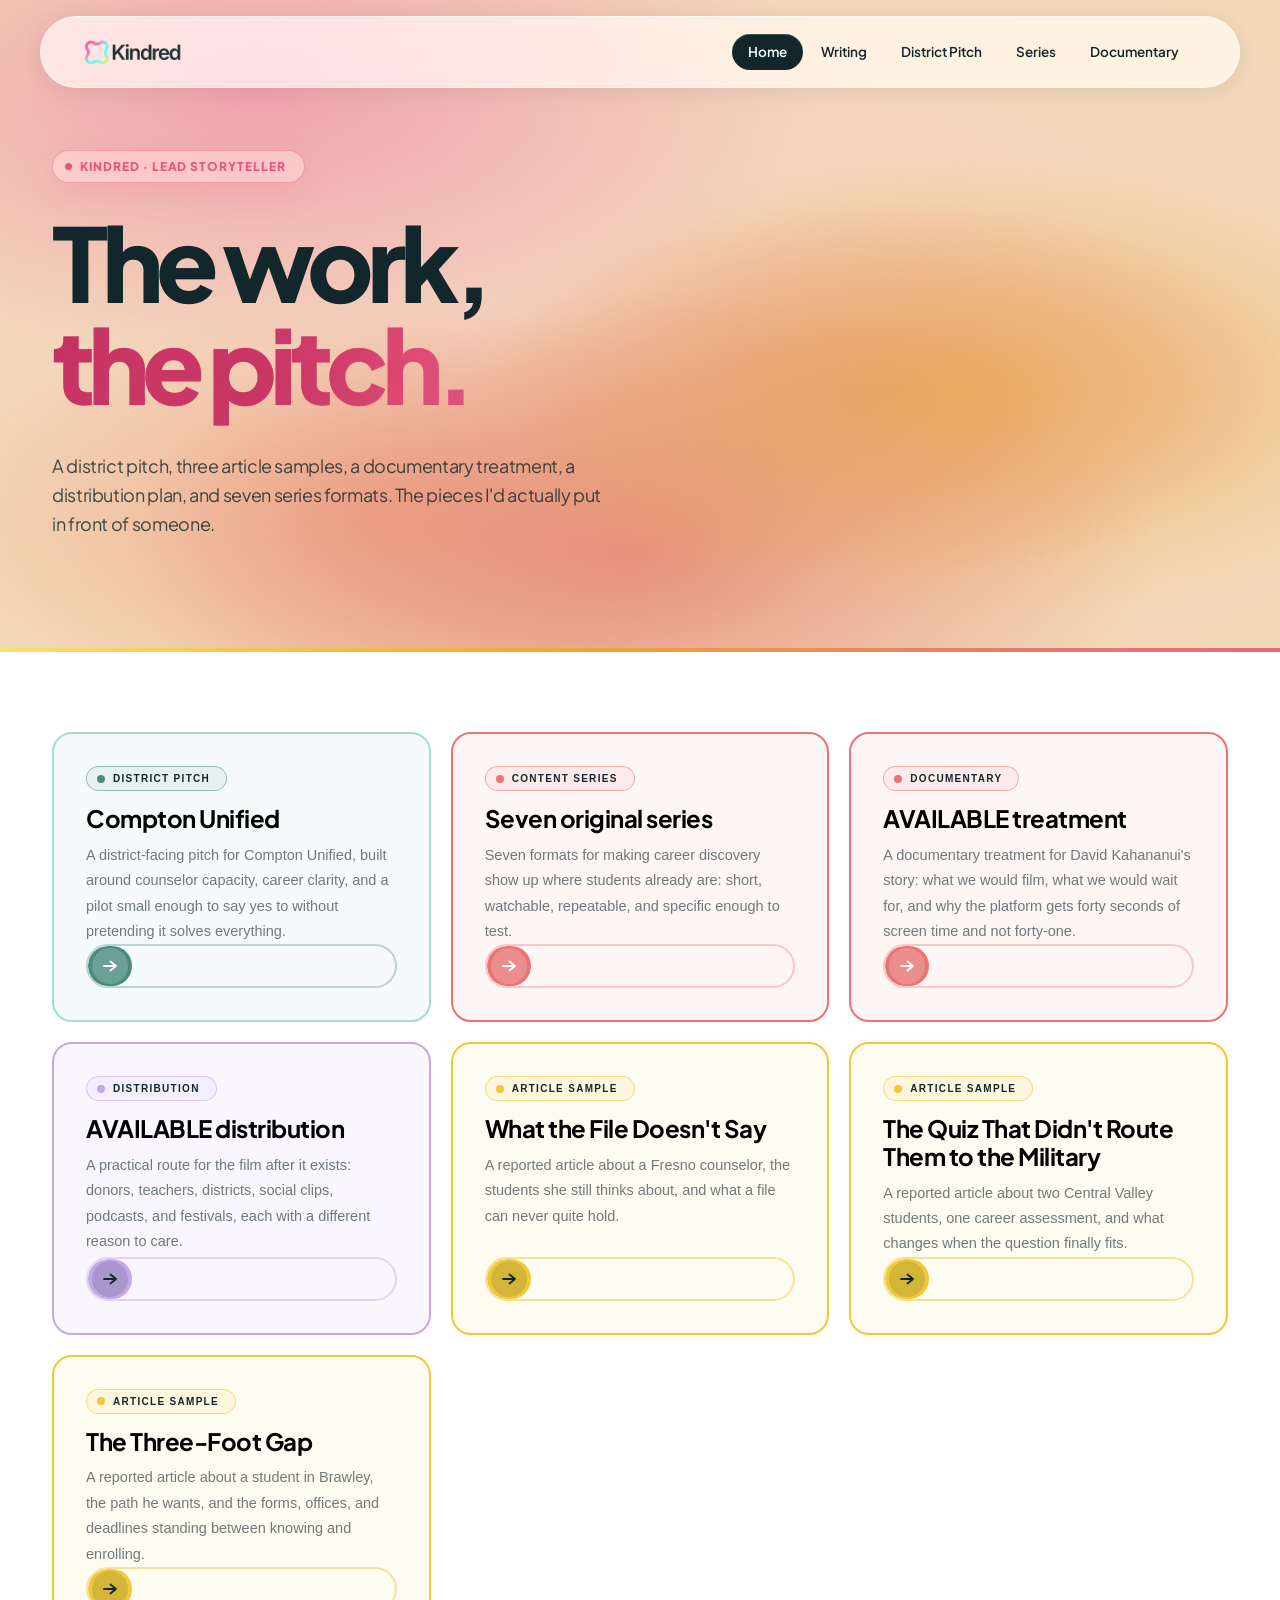
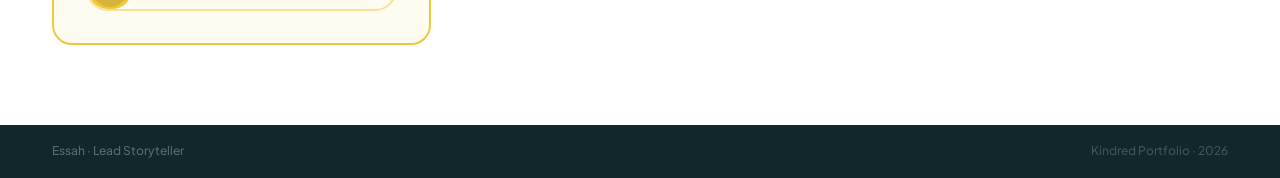
<file: index.html>
﻿<!DOCTYPE html>
<html lang="en">
<head>
<meta charset="UTF-8">
<meta name="viewport" content="width=device-width, initial-scale=1.0">
<link rel="icon" type="image/svg+xml" href="assets/brand/favicon.svg">
<title>Stories from the Field — Kindred</title>
<link href="https://fonts.googleapis.com/css2?family=Plus+Jakarta+Sans:ital,wght@0,300;0,400;0,500;0,600;0,700;0,800;1,400&family=Cormorant+Garamond:ital,wght@1,400;1,500;1,600&family=Lora:ital,wght@0,400;0,500;0,600;1,400;1,500;1,600&family=Caveat:wght@400;500;600;700&display=swap" rel="stylesheet">
<style>
/* =============================================
   KINDRED DESIGN SYSTEM
   Body: Plus Jakarta Sans
   Section labels: Cormorant Garamond Italic
   Essays: Lora
   Annotations: Caveat
   ============================================= */
:root {
  --hs-dark:   #12272B;
  --hs-teal:   #4B8B7E;
  --hs-mint:   #A8DDD4;
  --hs-yellow: #F0C93A;
  --hs-coral:  #E87474;
  --hs-pink:   #E8547A;
  --hs-lav:    #C5A8E8;
  --hs-green:  #7CC98B;
  --hs-cream:  #FFF8E7;
  --hs-off:    #F7F5F0;
  --hs-white:  #FFFFFF;

  --ink80: rgba(18,39,43,.80);
  --ink60: rgba(18,39,43,.60);
  --ink40: rgba(18,39,43,.40);
  --ink20: rgba(18,39,43,.20);
  --ink10: rgba(18,39,43,.10);
  --ink05: rgba(18,39,43,.05);

  --rainbow: linear-gradient(135deg,
    #F8E16C 0%, #F0A830 14%, #E87474 28%,
    #E8547A 42%, #C5A8E8 57%, #A8DDD4 71%,
    #7CC98B 85%, #F8E16C 100%);
}

*, *::before, *::after { margin:0; padding:0; box-sizing:border-box; }
html { scroll-behavior:smooth; }
body {
  font-family: 'Plus Jakarta Sans', sans-serif;
  color: var(--hs-dark);
  background: var(--hs-white);
  overflow-x: hidden;
}

/* Nav removed — individual page files */

/* =============================================
   BADGE PILL — the glowing dot design
   ============================================= */
.badge-pill {
  display: inline-flex;
  align-items: center;
  gap: 8px;
  border: 1.5px solid rgba(197,168,232,.6);
  border-radius: 999px;
  padding: 6px 16px 6px 10px;
  background: rgba(197,168,232,.08);
  margin-bottom: 20px;
}
.badge-dot {
  width: 8px; height: 8px;
  border-radius: 50%;
  background: var(--hs-pink);
  flex-shrink: 0;
  animation: dot-pulse 2s ease-in-out infinite;
}
@keyframes dot-pulse {
  0%   { box-shadow: 0 0 0 0 rgba(232,84,122,.55); }
  70%  { box-shadow: 0 0 0 7px rgba(232,84,122,.0); }
  100% { box-shadow: 0 0 0 0 rgba(232,84,122,.0); }
}
.badge-text {
  font-size: 10px; font-weight: 700;
  letter-spacing: .13em; text-transform: uppercase;
  color: var(--hs-dark);
}

/* Alternate badge colors */
.badge-pill.yellow { border-color: rgba(240,201,58,.6); background: rgba(240,201,58,.1); }
.badge-pill.yellow .badge-dot { background: var(--hs-yellow); animation-name: dot-pulse-y; }
@keyframes dot-pulse-y {
  0%   { box-shadow: 0 0 0 0 rgba(240,201,58,.6); }
  70%  { box-shadow: 0 0 0 7px rgba(240,201,58,.0); }
  100% { box-shadow: 0 0 0 0 rgba(240,201,58,.0); }
}
.badge-pill.teal { border-color: rgba(75,139,126,.5); background: rgba(75,139,126,.08); }
.badge-pill.teal .badge-dot { background: var(--hs-teal); animation-name: dot-pulse-t; }
@keyframes dot-pulse-t {
  0%   { box-shadow: 0 0 0 0 rgba(75,139,126,.5); }
  70%  { box-shadow: 0 0 0 7px rgba(75,139,126,.0); }
  100% { box-shadow: 0 0 0 0 rgba(75,139,126,.0); }
}
.badge-pill.coral { border-color: rgba(232,116,116,.5); background: rgba(232,116,116,.08); }
.badge-pill.coral .badge-dot { background: var(--hs-coral); animation-name: dot-pulse-c; }
@keyframes dot-pulse-c {
  0%   { box-shadow: 0 0 0 0 rgba(232,116,116,.5); }
  70%  { box-shadow: 0 0 0 7px rgba(232,116,116,.0); }
  100% { box-shadow: 0 0 0 0 rgba(232,116,116,.0); }
}
.badge-pill.dark { border-color: rgba(18,39,43,.3); background: rgba(18,39,43,.06); }
.badge-pill.dark .badge-dot { background: var(--hs-dark); animation-name: dot-pulse-d; }
@keyframes dot-pulse-d {
  0%   { box-shadow: 0 0 0 0 rgba(18,39,43,.4); }
  70%  { box-shadow: 0 0 0 7px rgba(18,39,43,.0); }
  100% { box-shadow: 0 0 0 0 rgba(18,39,43,.0); }
}

/* =============================================
   TYPOGRAPHY
   ============================================= */
.section-label {
  font-family: 'Cormorant Garamond', serif;
  font-style: italic;
  font-size: 16px; font-weight: 500;
  color: var(--hs-teal);
  display: block; margin-bottom: 10px;
}
.section-label.on-dark { color: rgba(168,221,212,.7); }

.h1 {
  font-family: 'Plus Jakarta Sans', sans-serif;
  font-size: clamp(64px, 8vw, 108px);
  font-weight: 800;
  line-height: .92;
  letter-spacing: -0.07em;
}
.h2 {
  font-family: 'Plus Jakarta Sans', sans-serif;
  font-size: clamp(36px, 5vw, 68px);
  font-weight: 800;
  line-height: .97;
  letter-spacing: -2px;
}
.h3 {
  font-family: 'Plus Jakarta Sans', sans-serif;
  font-size: clamp(22px, 3vw, 36px);
  font-weight: 800;
  line-height: 1.05;
  letter-spacing: -1px;
}
.h4 {
  font-family: 'Plus Jakarta Sans', sans-serif;
  font-size: clamp(18px, 2vw, 24px);
  font-weight: 700;
  line-height: 1.15;
  letter-spacing: -.5px;
}
.accent-word,.hero-accent {
  display: inline-block;
  padding-right: .09em;
  padding-bottom: .08em;
  margin-right: -.035em;
  line-height: 1.08;
  color: inherit;
  background:
    radial-gradient(circle at 20% 28%, #C73564 0%, transparent 32%),
    radial-gradient(circle at 76% 64%, #F05B4F 0%, transparent 34%),
    linear-gradient(115deg,#C22E61 0%,#E8547A 36%,#C75AA0 68%,#F06A42 100%);
  background-size:220% 220%;
  -webkit-background-clip:text;
  background-clip:text;
  -webkit-text-fill-color:transparent;
  animation:accentFlow 6s ease-in-out infinite;
}
@keyframes accentFlow{0%{background-position:0% 45%;}50%{background-position:100% 55%;}100%{background-position:0% 45%;}}
.accent-yellow { color: var(--hs-yellow); }
.accent-teal { color: var(--hs-teal); }

.body-xl { font-size: 18px; line-height: 1.75; color: var(--ink80); }
.body-lg { font-size: 16px; line-height: 1.75; color: var(--ink80); }
.body-md { font-size: 14.5px; line-height: 1.75; color: var(--ink60); }
.body-sm { font-size: 13px; line-height: 1.65; color: var(--ink60); }
.overline {
  font-size: 10px; font-weight: 700;
  letter-spacing: .16em; text-transform: uppercase;
  color: var(--hs-teal);
}

/* Essay body */
.essay {
  font-family: 'Lora', serif;
  font-size: clamp(17px, 1.75vw, 20px);
  line-height: 1.85;
  color: var(--hs-dark);
}
.essay p { margin-bottom: 1.6em; }
.essay p:last-child { margin-bottom: 0; }
.essay .pull {
  font-family: 'Plus Jakarta Sans', sans-serif;
  font-size: clamp(19px, 2.2vw, 26px);
  font-weight: 700;
  font-style: italic;
  line-height: 1.35;
  color: var(--hs-dark);
  border-left: 4px solid var(--hs-yellow);
  padding: 4px 0 4px 24px;
  margin: 2.5em 0;
}
.essay .break {
  text-align: center;
  font-size: 18px;
  letter-spacing: .35em;
  color: var(--ink20);
  margin: 2.5em 0;
}

/* =============================================
   LAYOUT
   ============================================= */
.wrap { max-width: 1280px; margin: 0 auto; padding: 0 52px; }
.wrap-narrow { max-width: 820px; margin: 0 auto; padding: 0 52px; }
.pad { padding-top: 80px; padding-bottom: 80px; }
.pad-lg { padding-top: 112px; padding-bottom: 112px; }
.pad-sm { padding-top: 52px; padding-bottom: 52px; }
.g2 { display: grid; grid-template-columns: 1fr 1fr; gap: 24px; }
.g3 { display: grid; grid-template-columns: repeat(3,1fr); gap: 20px; }
.g4 { display: grid; grid-template-columns: repeat(4,1fr); }

/* =============================================
   CARDS — white fill, colored outline
   ============================================= */
.card {
  background: var(--hs-white);
  border-radius: 20px;
  padding: 32px;
  border: 2.5px solid transparent;
  transition: transform .2s, box-shadow .2s;
  cursor: default;
}
.card:hover { transform: translateY(-3px); box-shadow: 0 12px 36px rgba(18,39,43,.09); }
.c-yellow  { border-color: var(--hs-yellow);  background: rgba(240,201,58,.07); }
.c-mint    { border-color: var(--hs-mint);    background: rgba(168,221,212,.12); }
.c-pink    { border-color: var(--hs-pink);    background: rgba(232,84,122,.06); }
.c-lav     { border-color: var(--hs-lav);     background: rgba(197,168,232,.1); }
.c-coral   { border-color: var(--hs-coral);   background: rgba(232,116,116,.07); }
.c-teal    { border-color: var(--hs-teal);    background: rgba(75,139,126,.07); }
.c-dark    { border-color: var(--ink20);      background: rgba(18,39,43,.04); }
/* 3px card variant — pitch, district cards */
.card-3 { border-width: 3px; }

/* =============================================
   SECTION HEADER — uniform left-aligned rule
   Always: overline label, then H2, then body
   ============================================= */
.sec-header { margin-bottom: 48px; }
.sec-header .section-label { margin-bottom: 10px; display: block; }
.sec-header .h2 { margin-bottom: 16px; }
.sec-header .body-lg { max-width: 560px; color: var(--ink60); }

/* =============================================
   STAT RINGS (their exact design)
   ============================================= */
.ring-card {
  background: var(--hs-cream);
  border-radius: 20px;
  padding: 40px 28px 32px;
  text-align: center;
}
.ring-wrap { position: relative; width: 160px; height: 160px; margin: 0 auto 20px; }
.ring-wrap svg { transform: rotate(-90deg); display: block; }
.ring-track { fill: none; stroke: #E8E0CE; stroke-width: 10; }
.ring-fill  { fill: none; stroke-width: 10; stroke-linecap: round;
               stroke-dasharray: 440; stroke-dashoffset: 440;
               transition: stroke-dashoffset 1.6s cubic-bezier(.4,0,.2,1); }
.ring-num {
  position: absolute; top: 50%; left: 50%;
  transform: translate(-50%, -50%);
  font-family: 'Plus Jakarta Sans', sans-serif;
  font-size: 34px; font-weight: 800;
  color: var(--hs-dark);
  white-space: nowrap;
}

/* =============================================
   BUTTONS
   ============================================= */
.btn-green {
  display: inline-flex; align-items: center; justify-content: center; gap: 10px;
  background: #4ADE80; color: var(--hs-dark);
  border: none; border-radius: 999px;
  padding: 18px 44px;
  font-family: 'Plus Jakarta Sans', sans-serif;
  font-size: 16px; font-weight: 800;
  cursor: pointer; text-decoration: none;
  box-shadow: 0 5px 0 #22C55E;
  transition: all .2s;
}
.btn-green:hover { transform: translateY(3px); box-shadow: 0 2px 0 #22C55E; }

.btn-outline {
  display: inline-flex; align-items: center; gap: 10px;
  background: transparent; border: 2px solid rgba(255,255,255,.4);
  color: rgba(255,255,255,.8);
  border-radius: 999px; padding: 13px 28px;
  font-family: 'Plus Jakarta Sans', sans-serif;
  font-size: 14px; font-weight: 700;
  cursor: pointer; text-decoration: none;
  transition: all .2s;
}
.btn-outline:hover { border-color: #fff; color: #fff; }

.btn-dark {
  display: inline-flex; align-items: center; gap: 10px;
  background: var(--hs-dark); color: #fff;
  border: none; border-radius: 999px;
  padding: 13px 28px;
  font-family: 'Plus Jakarta Sans', sans-serif;
  font-size: 14px; font-weight: 700;
  cursor: pointer; text-decoration: none;
  transition: all .2s;
}
.btn-dark:hover { opacity: .85; }

/* Animated fingers */
.finger { display: inline-block; }
.fl { animation: fl 1.3s ease-in-out infinite; }
.fr { animation: fr 1.3s ease-in-out infinite; }
@keyframes fl { 0%,100%{transform:translateX(0)} 50%{transform:translateX(-5px)} }
@keyframes fr { 0%,100%{transform:translateX(0)} 50%{transform:translateX(5px)} }

/* =============================================
   PAGE SYSTEM
   ============================================= */
.pg { display: none; }
.pg.on { display: block; animation: pg-in .32s ease; }
@keyframes pg-in { from { opacity:0; transform:translateY(5px); } to { opacity:1; transform:translateY(0); } }
.sub-pg { display: none; }
.sub-pg.on { display: block; }
.pitch-sub { display: none; }
.pitch-sub.on { display: block; }

/* Strategy notes internal document styling */
.strategy-tag {
  display: inline-block;
  background: var(--hs-dark); color: rgba(255,255,255,.6);
  font-size: 9px; font-weight: 700;
  letter-spacing: .14em; text-transform: uppercase;
  border-radius: 4px; padding: 3px 10px; margin-bottom: 20px;
}
.outreach-step {
  display: flex; gap: 20px; align-items: flex-start;
  padding: 24px 0; border-bottom: 1px solid var(--ink10);
}
.outreach-step:last-child { border-bottom: none; }
.outreach-num {
  font-family: 'Plus Jakarta Sans', sans-serif;
  font-size: 36px; font-weight: 900;
  color: var(--ink10); line-height: 1;
  flex-shrink: 0; width: 48px;
}
/* Real Classrooms stat ring section for pitch */
.pitch-rings { background: var(--hs-dark); padding: 80px 0; }

/* =============================================
   HERO — extends behind fixed nav
   ============================================= */
.hero {
  position: relative;
  padding: 150px 52px 80px;
  overflow: hidden;
  min-height: 520px;
  display: flex;
  align-items: center;
}

/* Decorative SVG curves (like their site) */
.deco-arcs { display: none; }

/* =============================================
   PUBLICATION HEADER (essays)
   ============================================= */
.pub-bar {
  display: flex; align-items: center;
  justify-content: space-between;
  border-bottom: 1.5px solid var(--ink10);
  padding-bottom: 18px; margin-bottom: 32px;
  flex-wrap: wrap; gap: 10px;
}
.pub-name {
  font-family: 'Plus Jakarta Sans', sans-serif;
  font-size: 17px; font-weight: 900;
  letter-spacing: -1px; color: var(--hs-dark);
  display: flex; align-items: center; gap: 10px;
}
.pub-tag {
  font-size: 9px; font-weight: 700;
  letter-spacing: .12em; text-transform: uppercase;
  padding: 2px 8px; border-radius: 4px;
}
.pub-meta {
  font-size: 11.5px; color: var(--ink40);
  display: flex; align-items: center; gap: 10px;
  flex-wrap: wrap;
}
.pub-dot { color: var(--ink20); }

/* Distribution bar */
.dist-bar {
  background: var(--hs-cream);
  border-radius: 14px;
  padding: 24px 28px;
  margin-top: 44px;
}
.dist-header {
  font-size: 9px; font-weight: 700;
  letter-spacing: .15em; text-transform: uppercase;
  color: var(--ink30); margin-bottom: 18px;
}
.dist-grid {
  display: grid;
  grid-template-columns: repeat(auto-fit, minmax(150px, 1fr));
  gap: 16px;
}
.dist-label {
  font-size: 9px; font-weight: 700;
  letter-spacing: .14em; text-transform: uppercase;
  color: var(--hs-teal); margin-bottom: 5px;
}
.dist-val { font-size: 12.5px; line-height: 1.6; color: var(--ink60); }
.dpill {
  display: inline-block;
  border-radius: 4px;
  padding: 2px 8px;
  font-size: 9.5px; font-weight: 700;
  letter-spacing: .08em; text-transform: uppercase;
  margin: 2px 2px 2px 0;
}
.dp-y { background: var(--hs-yellow); color: var(--hs-dark); }
.dp-t { background: var(--hs-mint); color: var(--hs-teal); }
.dp-l { background: var(--hs-lav); color: var(--hs-dark); }
.dp-p { background: var(--hs-pink); color: #fff; }
.dp-c { background: var(--hs-coral); color: #fff; }
.dp-d { background: var(--hs-dark); color: #fff; }

/* =============================================
   RAINBOW SECTION
   ============================================= */
.rainbow-section {
  background: var(--rainbow);
  background-size: 300% 300%;
  animation: rb-shift 14s ease infinite;
}
@keyframes rb-shift {
  0%  { background-position: 0% 50%; }
  50% { background-position: 100% 50%; }
  100%{ background-position: 0% 50%; }
}

/* =============================================
   ABOUT MODAL
   ============================================= */
.modal-overlay {
  position: fixed; inset: 0;
  background: rgba(18,39,43,.58);
  backdrop-filter: blur(10px);
  z-index: 9000;
  display: flex; align-items: center; justify-content: center;
  padding: 24px;
  opacity: 0; pointer-events: none;
  transition: opacity .22s;
}
.modal-overlay.open { opacity: 1; pointer-events: all; }
.modal-box {
  background: #fff;
  border-radius: 20px;
  padding: 40px;
  max-width: 460px; width: 100%;
  position: relative;
  transform: translateY(10px);
  transition: transform .22s;
}
.modal-overlay.open .modal-box { transform: translateY(0); }
.modal-x {
  position: absolute; top: 14px; right: 14px;
  width: 30px; height: 30px; border-radius: 50%;
  border: 1.5px solid var(--ink10);
  background: var(--hs-off);
  font-size: 13px; cursor: pointer;
  display: flex; align-items: center; justify-content: center;
  color: var(--ink40); transition: all .18s;
}
.modal-x:hover { background: var(--hs-dark); color: #fff; border-color: var(--hs-dark); }

/* About trigger */
.about-btn {
  position: fixed; bottom: 18px; right: 18px; z-index: 800;
  background: rgba(255,255,255,.85);
  backdrop-filter: blur(12px);
  border: 1px solid var(--ink10);
  border-radius: 999px;
  padding: 8px 16px;
  font-family: 'Plus Jakarta Sans', sans-serif;
  font-size: 11.5px; font-weight: 600; color: var(--ink40);
  cursor: pointer;
  box-shadow: 0 4px 16px rgba(0,0,0,.07);
  transition: all .18s;
}
.about-btn:hover { color: var(--hs-dark); border-color: var(--hs-dark); }

/* =============================================
   DOCUMENTARY
   ============================================= */
.doc-body-text { font-size: 14px; line-height: 1.75; color: rgba(255,255,255,.6); }
.doc-overline {
  font-size: 9px; font-weight: 700; letter-spacing: .2em;
  text-transform: uppercase; color: rgba(255,255,255,.3);
  margin-bottom: 16px; display: block;
}
.char-card { border-top: 3px solid; padding-top: 20px; }
.char-name {
  font-family: 'Plus Jakarta Sans', sans-serif;
  font-size: 22px; font-weight: 800; letter-spacing: -.5px;
  color: #fff; margin-bottom: 3px;
}
.char-role {
  font-size: 10px; font-weight: 700; letter-spacing: .12em;
  text-transform: uppercase; color: rgba(255,255,255,.35);
  margin-bottom: 14px;
}

/* =============================================
   ONE-PAGER
   ============================================= */
.onepager {
  border-radius: 16px; overflow: hidden;
  border: 1.5px solid var(--ink10);
  box-shadow: 0 12px 48px rgba(18,39,43,.08);
  max-width: 660px; margin: 0 auto;
}
.op-head { background: var(--hs-dark); padding: 28px 32px; display: flex; align-items: flex-start; justify-content: space-between; gap: 16px; }
.op-body { background: #fff; padding: 30px 32px; }
.op-s { margin-bottom: 22px; }
.op-s:last-child { margin-bottom: 0; }
.op-title { font-size: 9.5px; font-weight: 700; letter-spacing: .14em; text-transform: uppercase; color: var(--hs-teal); margin-bottom: 10px; }
.op-text { font-size: 14px; line-height: 1.65; color: var(--ink80); }
.op-ql { font-family: 'Lora', serif; font-size: 14px; font-style: italic; line-height: 1.65; color: var(--ink80); background: var(--hs-cream); border-radius: 10px; padding: 16px 18px; margin-top: 8px; }
.op-ql span { font-style: normal; font-family: 'Plus Jakarta Sans', sans-serif; font-size: 11px; color: var(--ink40); display: block; margin-top: 5px; }
.op-li { list-style: none; }
.op-li li { font-size: 13.5px; line-height: 1.65; color: var(--ink80); padding: 6px 0; border-bottom: 1px solid var(--ink05); display: flex; gap: 9px; }
.op-li li:last-child { border-bottom: none; }
.op-li li::before { content: '·'; color: var(--hs-teal); font-weight: 900; flex-shrink: 0; }
.op-foot { background: var(--hs-mint); padding: 15px 32px; display: flex; align-items: center; justify-content: space-between; flex-wrap: wrap; gap: 8px; }

/* =============================================
   PLACEHOLDER IMAGES
   ============================================= */
.ph {
  background: var(--ink05);
  border-radius: 14px;
  border: 2px dashed var(--ink10);
  display: flex; flex-direction: column;
  align-items: center; justify-content: center;
  gap: 8px; padding: 28px;
  min-height: 220px; text-align: center;
}
.ph-dark {
  background: rgba(255,255,255,.03);
  border-color: rgba(255,255,255,.07);
}
.ph-note { font-size: 11px; font-style: italic; color: var(--ink30); max-width: 220px; line-height: 1.5; }
.ph-note-dark { color: rgba(255,255,255,.15); }

/* =============================================
   SERIES FULL-WIDTH CARDS
   ============================================= */
.series-block { padding: 64px 0; position: relative; overflow: hidden; }
.series-inner { max-width: 1280px; margin: 0 auto; padding: 0 52px; display: grid; grid-template-columns: 1fr 1fr; gap: 64px; align-items: flex-start; }
.series-ghost-n {
  font-family: 'Plus Jakarta Sans', sans-serif;
  font-size: 200px; font-weight: 900;
  color: rgba(255,255,255,.04);
  position: absolute; bottom: -40px; right: 20px;
  line-height: 1; pointer-events: none; user-select: none;
}

/* =============================================
   FIVE ROOMS FORMAT BLOCKS
   ============================================= */
.fmt-block { border: 1.5px solid var(--ink10); border-radius: 16px; overflow: hidden; margin-bottom: 18px; }
.fmt-head {
  background: var(--hs-off); padding: 16px 22px;
  border-bottom: 1.5px solid var(--ink10);
  display: flex; align-items: center; justify-content: space-between;
}
.fmt-tag {
  font-size: 9px; font-weight: 700; letter-spacing: .12em;
  text-transform: uppercase; background: var(--hs-dark); color: #fff;
  border-radius: 4px; padding: 2px 8px;
}
.fmt-title { font-size: 14px; font-weight: 700; color: var(--hs-dark); }
.fmt-meta { font-size: 11px; color: var(--ink40); }
.fmt-body { padding: 22px; background: #fff; }
.fmt-note {
  font-family: 'Caveat', cursive;
  font-size: 14px; color: var(--ink40);
  margin-top: 12px; display: block;
}

/* =============================================
   VOICE PAGE
   ============================================= */
.psych-card {
  background: rgba(255,255,255,.05);
  border: 1px solid rgba(255,255,255,.08);
  border-radius: 16px; padding: 26px;
}
.before-after { display: grid; grid-template-columns: 1fr 1fr; gap: 22px; max-width: 900px; }
.ba-panel { border-radius: 14px; padding: 26px; }
.ba-before { background: #fff5f5; border: 1.5px solid rgba(232,84,122,.2); }
.ba-after  { background: #f0fdf4; border: 1.5px solid rgba(124,201,139,.3); }
.ba-tag { font-size: 9px; font-weight: 700; letter-spacing: .13em; text-transform: uppercase; margin-bottom: 12px; display: block; }
.ba-before .ba-tag { color: #b85470; }
.ba-after  .ba-tag { color: #3d8a4f; }
.ba-text { font-family: 'Lora', serif; font-size: 15px; line-height: 1.75; color: var(--ink80); }

/* =============================================
   FOOTER
   ============================================= */
footer {
  background: var(--hs-dark);
  padding: 18px 52px;
  display: flex; align-items: center; justify-content: space-between;
}
.foot-l { font-size: 12px; color: rgba(255,255,255,.3); }
.foot-r { font-size: 12px; color: rgba(255,255,255,.2); }

/* =============================================
   HERO ANIMATED GRADIENT
   ============================================= */
@property --g-x1 { syntax: '<percentage>'; initial-value: 20%; inherits: false; }
@property --g-y1 { syntax: '<percentage>'; initial-value: 15%; inherits: false; }
@property --g-x2 { syntax: '<percentage>'; initial-value: 75%; inherits: false; }
@property --g-y2 { syntax: '<percentage>'; initial-value: 60%; inherits: false; }
@property --g-x3 { syntax: '<percentage>'; initial-value: 50%; inherits: false; }
@property --g-y3 { syntax: '<percentage>'; initial-value: 85%; inherits: false; }

.hero-animated-bg {
  background:
    radial-gradient(ellipse 70% 65% at var(--g-x1) var(--g-y1), rgba(239,145,170,.74) 0%, transparent 62%),
    radial-gradient(ellipse 65% 60% at var(--g-x2) var(--g-y2), rgba(236,178,76,.72) 0%, transparent 60%),
    radial-gradient(ellipse 65% 65% at var(--g-x3) var(--g-y3), rgba(224,117,100,.66) 0%, transparent 62%),
    radial-gradient(ellipse 60% 55% at 30% 80%, rgba(238,150,116,.62) 0%, transparent 60%),
    radial-gradient(ellipse 55% 50% at 70% 60%, rgba(216,92,116,.52) 0%, transparent 58%),
    radial-gradient(ellipse 100% 100% at 50% 50%, #F4D2C1 0%, #F1DCB3 100%);
  animation: hero-drift1 6s ease-in-out infinite alternate,
             hero-drift2 6s ease-in-out infinite alternate,
             hero-drift3 6s ease-in-out infinite alternate;
}

@keyframes hero-drift1 {
  0%   { --g-x1: 10%; --g-y1: 20%; }
  33%  { --g-x1: 22%; --g-y1: 35%; }
  66%  { --g-x1: 5%;  --g-y1: 15%; }
  100% { --g-x1: 18%; --g-y1: 28%; }
}
@keyframes hero-drift2 {
  0%   { --g-x2: 80%; --g-y2: 25%; }
  33%  { --g-x2: 92%; --g-y2: 40%; }
  66%  { --g-x2: 72%; --g-y2: 20%; }
  100% { --g-x2: 85%; --g-y2: 35%; }
}
@keyframes hero-drift3 {
  0%   { --g-x3: 55%; --g-y3: 80%; }
  33%  { --g-x3: 42%; --g-y3: 90%; }
  66%  { --g-x3: 65%; --g-y3: 75%; }
  100% { --g-x3: 50%; --g-y3: 88%; }
}

/* =============================================
   OPEN PILL BUTTON — sweep + arrow slide
   ============================================= */
.open-pill {
  position: relative;
  display: flex;
  align-items: center;
  height: 44px;
  width: 100%;
  border-radius: 999px;
  margin-top: auto;
  overflow: hidden;
  background: transparent;
  border: 2px solid rgba(18,39,43,.18);
  cursor: pointer;
  text-decoration: none;
  font-family: 'Plus Jakarta Sans', sans-serif;
  transition: border-color .32s ease;
}
.open-pill:hover {
  border-color: rgba(18,39,43,.35);
}

/* the dark sweep background */
.open-pill-sweep {
  position: absolute;
  left: 0; top: 0; bottom: 0;
  width: 44px;
  border-radius: 999px;
  background: var(--hs-dark);
  transition: width .32s cubic-bezier(.4,0,.2,1);
  z-index: 0;
}
.open-pill:hover .open-pill-sweep { width: 100%; }

/* arrow icon circle */
.open-pill-icon {
  position: absolute;
  left: 4px;
  top: 50%;
  transform: translateY(-50%);
  z-index: 1;
  width: 36px; height: 36px;
  border-radius: 50%;
  background: rgba(255,255,255,.18);
  display: flex; align-items: center; justify-content: center;
  flex-shrink: 0;
  color: #fff;
  transition: left .32s cubic-bezier(.4,0,.2,1), background .32s ease;
}
.open-pill:hover .open-pill-icon {
  left: calc(100% - 40px);
  background: rgba(255,255,255,.22);
}
.open-pill-icon svg {
  width: 14px; height: 14px;
  display: block; flex-shrink: 0;
  stroke: #fff; fill: none;
  stroke-width: 1.8;
  stroke-linecap: round; stroke-linejoin: round;
}

/* no label rendered — remove any stray labels */
.open-pill-label { display: none; }

/* ---- colour variants ---- */
/* teal — sweep is teal, border matches card */
.open-pill.pill-teal { border-color: rgba(75,139,126,.35); }
.open-pill.pill-teal:hover { border-color: rgba(75,139,126,.6); }
.open-pill.pill-teal .open-pill-sweep { background: var(--hs-teal); }

/* coral */
.open-pill.pill-coral { border-color: rgba(232,116,116,.35); }
.open-pill.pill-coral:hover { border-color: rgba(232,116,116,.6); }
.open-pill.pill-coral .open-pill-sweep { background: var(--hs-coral); }

/* lav */
.open-pill.pill-lav { border-color: rgba(197,168,232,.45); }
.open-pill.pill-lav:hover { border-color: rgba(197,168,232,.7); }
.open-pill.pill-lav .open-pill-sweep { background: var(--hs-lav); }
.open-pill.pill-lav .open-pill-icon { background: rgba(18,39,43,.14); }
.open-pill.pill-lav .open-pill-icon svg { stroke: var(--hs-dark); }

/* yellow */
.open-pill.pill-yellow { border-color: rgba(240,201,58,.5); }
.open-pill.pill-yellow:hover { border-color: rgba(240,201,58,.8); }
.open-pill.pill-yellow .open-pill-sweep { background: var(--hs-yellow); }
.open-pill.pill-yellow .open-pill-icon { background: rgba(18,39,43,.12); }
.open-pill.pill-yellow .open-pill-icon svg { stroke: var(--hs-dark); }

/* =============================================
   ANIMATIONS
   ============================================= */
@keyframes up {
  from { opacity:0; transform:translateY(8px); }
  to   { opacity:1; transform:translateY(0); }
}
.au { opacity:0; animation: up .55s ease forwards; }
.au1 { animation-delay: .08s; }
.au2 { animation-delay: .18s; }
.au3 { animation-delay: .28s; }
.au4 { animation-delay: .38s; }

/* =============================================
   RESPONSIVE
   ============================================= */
@media(max-width:960px) {
  .nav-shell { padding: 0 16px; }
  .nav-links { display: none; }
  .wrap, .wrap-narrow { padding-left: 20px; padding-right: 20px; }
  .hero { padding:150px 20px 80px; }
  .g2, .g3, .g4, .series-inner { grid-template-columns: 1fr; }
  .before-after { grid-template-columns: 1fr; }
  .series-ghost-n { display: none; }
  footer { flex-direction: column; gap: 4px; padding: 16px 20px; }
}
@media(max-width:560px) {
  .hero .h1 { font-size:clamp(48px,16vw,70px) !important; }
  .hero .hero-sub { font-size:14px !important; }
}
</style>
<link rel="stylesheet" href="kindred-nav.css?v=3">
</head>
<body>
<!-- SHARED NAV -->
<nav class="hs-nav" aria-label="Primary navigation">
  <a class="hs-nav-brand" href="index.html" aria-label="Kindred home">
    <span class="hs-nav-logo" aria-hidden="true"></span>
  </a>
  <ul class="hs-nav-links">
    <li><a class="hs-nav-item is-active" href="index.html">Home</a></li>
    <li class="hs-nav-menu">
      <a class="hs-nav-item" href="Writing%20pages/what%20the%20file%20doesnt%20say.html">Writing</a>
      <div class="hs-nav-dropdown" aria-label="Writing pages">
        <a href="Writing%20pages/what%20the%20file%20doesnt%20say.html">Article 1</a>
        <a href="Writing%20pages/didnt%20route%20them.html">Article 2</a>
        <a href="Writing%20pages/three%20foot%20gap.html">Article 3</a>
      </div>
    </li>
    <li><a class="hs-nav-item" href="compton%20pitch.html">District Pitch</a></li>
    <li><a class="hs-nav-item" href="series.html">Series</a></li>
    <li class="hs-nav-menu">
      <a class="hs-nav-item" href="documentary%20treatment.html">Documentary</a>
      <div class="hs-nav-dropdown" aria-label="Documentary pages">
        <a href="documentary%20treatment.html">Treatment</a>
        <a href="documentary%20distribution.html">Distribution</a>
      </div>
    </li>
  </ul>
</nav>
<!-- ABOUT MODAL -->
<div class="modal-overlay" id="modal">
  <div class="modal-box">
    <button class="modal-x" onclick="closeModal()">&#10005;</button>
    <span class="overline" style="color:var(--hs-teal);display:block;margin-bottom:10px;"></span>
    <h3 class="h4" style="margin-bottom:14px;"></h3>
    <p class="body-md"></p>
  </div>
</div>
<div id="top" class="hero hero-animated-bg">

  <div style="position:relative;z-index:2;max-width:760px;">
    <div style="display:inline-flex;align-items:center;gap:8px;background:rgba(255,255,255,.34);border:1px solid rgba(232,84,122,.42);border-radius:999px;padding:8px 18px 8px 12px;margin-bottom:32px;box-shadow:0 10px 30px rgba(232,84,122,.14);backdrop-filter:blur(16px) saturate(170%);-webkit-backdrop-filter:blur(16px) saturate(170%);">
      <div style="width:7px;height:7px;border-radius:50%;background:var(--hs-pink);flex-shrink:0;animation:dot-pulse 2s ease-in-out infinite;"></div>
      <span style="font-family:'Plus Jakarta Sans',sans-serif;font-size:12px;font-weight:800;letter-spacing:.08em;text-transform:uppercase;color:var(--hs-pink);">Kindred &middot; Lead Storyteller</span>
    </div>
    <h1 class="h1" style="font-size:clamp(64px,8vw,108px);margin-bottom:24px;color:var(--hs-dark);">The work,<br><span class="hero-accent">the pitch.</span></h1>
    <p class="hero-sub" style="font-family:'Plus Jakarta Sans',sans-serif;font-size:18px;font-style:normal;line-height:1.6;letter-spacing:-0.02em;color:var(--ink80);max-width:560px;margin-bottom:30px;">A district pitch, three article samples, a documentary treatment, a distribution plan, and seven series formats. The pieces I'd actually put in front of someone.</p>
  </div>
</div>

  <div class="hs-hero-divider"></div>

  <!-- SECTION DIRECTORY -->
  <div id="pages" class="pad" style="background:var(--hs-white);">
    <div class="wrap">
      <div class="g3" style="margin-bottom:20px;">
        <button onclick="location.href='compton%20pitch.html'" class="card c-mint" style="text-align:left;cursor:pointer;width:100%;display:flex;flex-direction:column;">
          <div class="badge-pill teal" style="margin-bottom:14px;"><span class="badge-dot"></span><span class="badge-text">District Pitch</span></div>
          <h3 class="h4" style="margin-bottom:10px;">Compton Unified</h3>
          <p class="body-md">A district-facing pitch for Compton Unified, built around counselor capacity, career clarity, and a pilot small enough to say yes to without pretending it solves everything.</p>
          <span class="open-pill pill-teal"><span class="open-pill-sweep"></span><span class="open-pill-icon"><svg viewBox="0 0 14 14" fill="none"><path d="M1 7h12M7.5 2.5L13 7l-5.5 4.5" stroke-width="1.8" stroke-linecap="round" stroke-linejoin="round"/></svg></span></span>
        </button>
        <button onclick="location.href='series.html'" class="card c-coral" style="text-align:left;cursor:pointer;width:100%;display:flex;flex-direction:column;">
          <div class="badge-pill coral" style="margin-bottom:14px;"><span class="badge-dot"></span><span class="badge-text">Content Series</span></div>
          <h3 class="h4" style="margin-bottom:10px;">Seven original series</h3>
          <p class="body-md">Seven formats for making career discovery show up where students already are: short, watchable, repeatable, and specific enough to test.</p>
          <span class="open-pill pill-coral"><span class="open-pill-sweep"></span><span class="open-pill-icon"><svg viewBox="0 0 14 14" fill="none"><path d="M1 7h12M7.5 2.5L13 7l-5.5 4.5" stroke-width="1.8" stroke-linecap="round" stroke-linejoin="round"/></svg></span></span>
        </button>
        <button onclick="location.href='documentary%20treatment.html'" class="card c-coral" style="text-align:left;cursor:pointer;width:100%;display:flex;flex-direction:column;">
          <div class="badge-pill coral" style="margin-bottom:14px;"><span class="badge-dot"></span><span class="badge-text">Documentary</span></div>
          <h3 class="h4" style="margin-bottom:10px;">AVAILABLE treatment</h3>
          <p class="body-md">A documentary treatment for David Kahananui's story: what we would film, what we would wait for, and why the platform gets forty seconds of screen time and not forty-one.</p>
          <span class="open-pill pill-coral"><span class="open-pill-sweep"></span><span class="open-pill-icon"><svg viewBox="0 0 14 14" fill="none"><path d="M1 7h12M7.5 2.5L13 7l-5.5 4.5" stroke-width="1.8" stroke-linecap="round" stroke-linejoin="round"/></svg></span></span>
        </button>
      </div>
      <div class="g3">
        <button onclick="location.href='documentary%20distribution.html'" class="card c-lav" style="text-align:left;cursor:pointer;width:100%;display:flex;flex-direction:column;">
          <div class="badge-pill" style="margin-bottom:14px;border-color:rgba(197,168,232,.6);background:rgba(197,168,232,.1);"><span class="badge-dot" style="background:var(--hs-lav);animation-name:dot-pulse;"></span><span class="badge-text">Distribution</span></div>
          <h3 class="h4" style="margin-bottom:10px;">AVAILABLE distribution</h3>
          <p class="body-md">A practical route for the film after it exists: donors, teachers, districts, social clips, podcasts, and festivals, each with a different reason to care.</p>
          <span class="open-pill pill-lav"><span class="open-pill-sweep"></span><span class="open-pill-icon"><svg viewBox="0 0 14 14" fill="none"><path d="M1 7h12M7.5 2.5L13 7l-5.5 4.5" stroke-width="1.8" stroke-linecap="round" stroke-linejoin="round"/></svg></span></span>
        </button>
        <button onclick="location.href='Writing%20pages/what%20the%20file%20doesnt%20say.html'" class="card c-yellow" style="text-align:left;cursor:pointer;width:100%;display:flex;flex-direction:column;">
          <div class="badge-pill yellow" style="margin-bottom:14px;"><span class="badge-dot"></span><span class="badge-text">Article Sample</span></div>
          <h3 class="h4" style="margin-bottom:10px;">What the File Doesn't Say</h3>
          <p class="body-md">A reported article about a Fresno counselor, the students she still thinks about, and what a file can never quite hold.</p>
          <span class="open-pill pill-yellow"><span class="open-pill-sweep"></span><span class="open-pill-icon"><svg viewBox="0 0 14 14" fill="none"><path d="M1 7h12M7.5 2.5L13 7l-5.5 4.5" stroke-width="1.8" stroke-linecap="round" stroke-linejoin="round"/></svg></span></span>
        </button>
        <button onclick="location.href='Writing%20pages/didnt%20route%20them.html'" class="card c-yellow" style="text-align:left;cursor:pointer;width:100%;display:flex;flex-direction:column;">
          <div class="badge-pill yellow" style="margin-bottom:14px;"><span class="badge-dot"></span><span class="badge-text">Article Sample</span></div>
          <h3 class="h4" style="margin-bottom:10px;">The Quiz That Didn't Route Them to the Military</h3>
          <p class="body-md">A reported article about two Central Valley students, one career assessment, and what changes when the question finally fits.</p>
          <span class="open-pill pill-yellow"><span class="open-pill-sweep"></span><span class="open-pill-icon"><svg viewBox="0 0 14 14" fill="none"><path d="M1 7h12M7.5 2.5L13 7l-5.5 4.5" stroke-width="1.8" stroke-linecap="round" stroke-linejoin="round"/></svg></span></span>
        </button>
      </div>
      <div class="g3" style="margin-top:20px;">
        <button onclick="location.href='Writing%20pages/three%20foot%20gap.html'" class="card c-yellow" style="text-align:left;cursor:pointer;width:100%;display:flex;flex-direction:column;">
          <div class="badge-pill yellow" style="margin-bottom:14px;"><span class="badge-dot"></span><span class="badge-text">Article Sample</span></div>
          <h3 class="h4" style="margin-bottom:10px;">The Three-Foot Gap</h3>
          <p class="body-md">A reported article about a student in Brawley, the path he wants, and the forms, offices, and deadlines standing between knowing and enrolling.</p>
          <span class="open-pill pill-yellow"><span class="open-pill-sweep"></span><span class="open-pill-icon"><svg viewBox="0 0 14 14" fill="none"><path d="M1 7h12M7.5 2.5L13 7l-5.5 4.5" stroke-width="1.8" stroke-linecap="round" stroke-linejoin="round"/></svg></span></span>
        </button>
      </div>
    </div>
  </div>



<footer class="hs-site-footer">
  <p class="foot-l">Essah &middot; Lead Storyteller</p>
  <p class="foot-r">Kindred Portfolio &middot; 2026</p>
</footer>
<script>
/* =============================================
   PAGE NAVIGATION
   ============================================= */
const META = {
  home: {
    label:'About this site',
    title:'A storytelling application',
    body:'Built by Essah as a portfolio piece for Kindred. I spent a while figuring out whether to just send writing samples or do something like this. I went with this because the work asks for someone who thinks about format and audience, and a PDF doesn\'t really show that.',
    contact:'Built for the Kindred portfolio.'
  },
  writing: {
    label:'About this page',
    title:'Three stories',
    body:'The distribution notes under each piece are probably the most useful thing on this page, actually. I wrote the essays first and then went back and thought about where each one lives and why. The Atlantic piece is the one I\'d send to a major donor before anything else. The counselor piece I\'d put in front of a district administrator. The Archer piece is the hardest to place, which is probably a sign I need to keep working on it.',
    contact:'The 480 counselor doesn\'t have a name in the piece. That was a real editorial decision, not an oversight. I\'m still not sure it was right.'
  },
  pitch: {
    label:'About this page',
    title:'Compton pitch',
    body:'I picked Compton because I found Rose Gonzalez\'s name in a writeup about their Workforce Wednesday EdTech event and thought if I were actually sending this somewhere, that\'s who I\'d send it to. The opening line about not being the first platform they\'ve seen is the thing I\'d actually want to say in a room. The rest of the page tries to earn that opening.',
    contact:'The strategy notes tab has the outreach plan and the sample one-pager. That\'s the working layer, not the public one.'
  },
  series: {
    label:'About this page',
    title:'Seven series',
    body:'The street interview one came first. I kept thinking about the Humans of New York model but video, and how every job that surfaces in that series could link directly to the platform. The confessional room series was harder to write because I kept making it too polished. The version here is the fourth attempt.',
    contact:'The ghost numbers in the background of each section were a last-minute thing. I almost took them out.'
  },
  doc: {
    label:'About this section',
    title:'BLANK + Five Rooms',
    body:'The treatment is the thing I\'m least sure about including. A full documentary pitch feels like a lot to put in a job application. But the role asks for someone who can think across formats and own a narrative start to finish, and a treatment is the most complete version of that I could show. Five Rooms is shorter and probably more directly the stronger standalone piece.',
    contact:'The budget numbers are real and defensible but can be cut significantly if the equipment budget needs to flex.'
  }
};

let curPage = 'home';
let curSub  = 'treatment';

function goTo(page, sub) {
  document.querySelectorAll('.pg').forEach(p => p.classList.remove('on'));
  const target = document.getElementById('pg-' + page);
  if (target) target.classList.add('on');

  document.querySelectorAll('.nav-btn').forEach(b => {
    b.classList.toggle('active', b.dataset.p === page);
  });
  document.querySelectorAll('.dd-item').forEach(b => b.classList.remove('active'));

  if (page === 'doc') {
    const s = sub || curSub;
    curSub = s;
    document.querySelectorAll('.sub-pg').forEach(sp => sp.classList.remove('on'));
    const sp = document.getElementById('sub-' + s);
    if (sp) sp.classList.add('on');
    document.querySelector('[data-p="doc"]').classList.add('active');
    document.querySelectorAll('.dd-item').forEach(b => {
      if ((s === 'treatment' && b.textContent.trim() === 'The Treatment') ||
          (s === 'fiverooms' && b.textContent.trim() === 'Five Rooms')) {
        b.classList.add('active');
      }
    });
  }

  if (page === 'pitch') {
    const s = sub || 'landing';
    document.querySelectorAll('.pitch-sub').forEach(sp => sp.classList.remove('on'));
    const sp = document.getElementById('pitch-' + s);
    if (sp) sp.classList.add('on');
    document.querySelector('[data-p="pitch"]').classList.add('active');
    document.querySelectorAll('.dd-item').forEach(b => {
      if ((s === 'landing' && b.textContent.trim() === 'Compton Landing Page') ||
          (s === 'strategy' && b.textContent.trim() === 'Strategy Notes')) {
        b.classList.add('active');
      }
    });
  }

  curPage = page;
  window.scrollTo({ top: 0, behavior: 'smooth' });

  // animate rings on home or pitch
  if (page === 'home' || page === 'pitch') setTimeout(animateRings, 200);
}

/* =============================================
   ABOUT MODAL
   ============================================= */
function openModal() {
  const m = META[curPage] || META.home;
  document.getElementById('m-label').textContent = m.label;
  document.getElementById('m-title').textContent = m.title;
  document.getElementById('m-body').textContent = m.body;
  document.getElementById('m-contact').textContent = m.contact;
  document.getElementById('modal').classList.add('open');
}
function closeModal() {
  document.getElementById('modal').classList.remove('open');
}
document.addEventListener('DOMContentLoaded', () => {
  const modal = document.getElementById('modal');
  if (modal) modal.addEventListener('click', e => { if (e.target === modal) closeModal(); });
});

/* =============================================
   NAV SCROLL SHADOW
   ============================================= */
window.addEventListener('scroll', () => {
  const nav = document.querySelector('.hs-nav');
  if (nav) nav.classList.toggle('scrolled', scrollY > 10);
});

/* =============================================
   STAT RINGS
   ============================================= */
function animateRings() {
  // circumference of r=70 circle = 2*pi*70 = 439.8
  const rings = [
    { id: 'rf1', offset: 439.8 * (1 - 0.87) }, // 13k+ represented as ~87%
    { id: 'rf2', offset: 439.8 * (1 - 0.94) }, // 94%
    { id: 'rf3', offset: 439.8 * (1 - 0.84) }, // 84%
    { id: 'rpf1', offset: 439.8 * (1 - 0.87) }, // pitch page 13k+
    { id: 'rpf2', offset: 439.8 * (1 - 0.94) }, // pitch page 94%
    { id: 'rpf3', offset: 439.8 * (1 - 0.94) }, // pitch page +45pt shown as 94%
  ];
  rings.forEach(r => {
    const el = document.getElementById(r.id);
    if (!el) return;
    el.style.strokeDashoffset = '440';
    el.style.transition = 'none';
    requestAnimationFrame(() => {
      setTimeout(() => {
        el.style.transition = 'stroke-dashoffset 1.6s cubic-bezier(.4,0,.2,1)';
        el.style.strokeDashoffset = r.offset;
      }, 80);
    });
  });
}

// Run on initial load
setTimeout(animateRings, 300);
</script>
<script>
function openModal(){document.getElementById('modal').classList.add('open');}
function closeModal(){document.getElementById('modal').classList.remove('open');}
document.addEventListener('DOMContentLoaded',()=>{const m=document.getElementById('modal');if(m)m.addEventListener('click',e=>{if(e.target===m)closeModal();});});
function animateRings(){
  const rings=[{id:'rf1',offset:439.8*(1-0.87)},{id:'rf2',offset:439.8*(1-0.94)},{id:'rf3',offset:439.8*(1-0.84)},{id:'rpf1',offset:439.8*(1-0.87)},{id:'rpf2',offset:439.8*(1-0.94)},{id:'rpf3',offset:439.8*(1-0.94)}];
  rings.forEach(r=>{const el=document.getElementById(r.id);if(!el)return;el.style.strokeDashoffset='440';el.style.transition='none';requestAnimationFrame(()=>{setTimeout(()=>{el.style.transition='stroke-dashoffset 1.6s cubic-bezier(.4,0,.2,1)';el.style.strokeDashoffset=r.offset;},80);});});
}
setTimeout(animateRings,300);
</script>
</body>
</html>
</file>
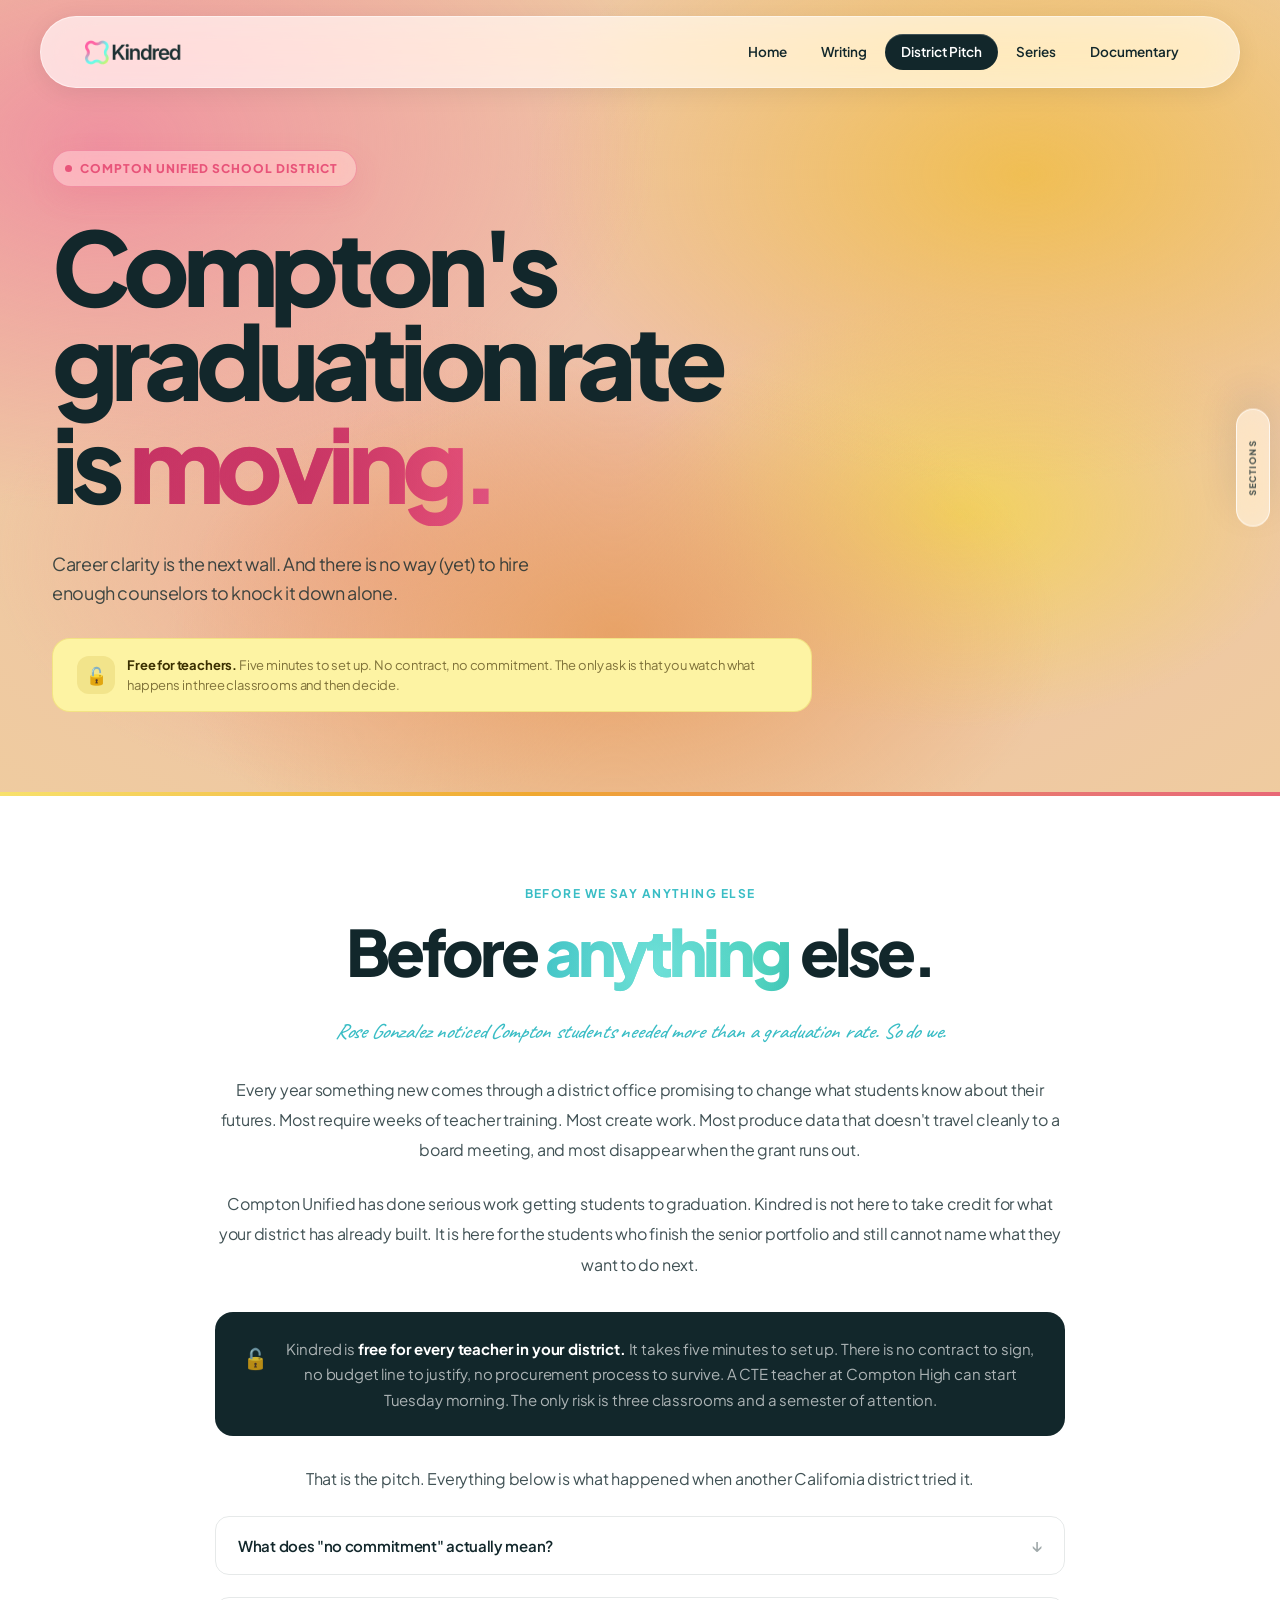
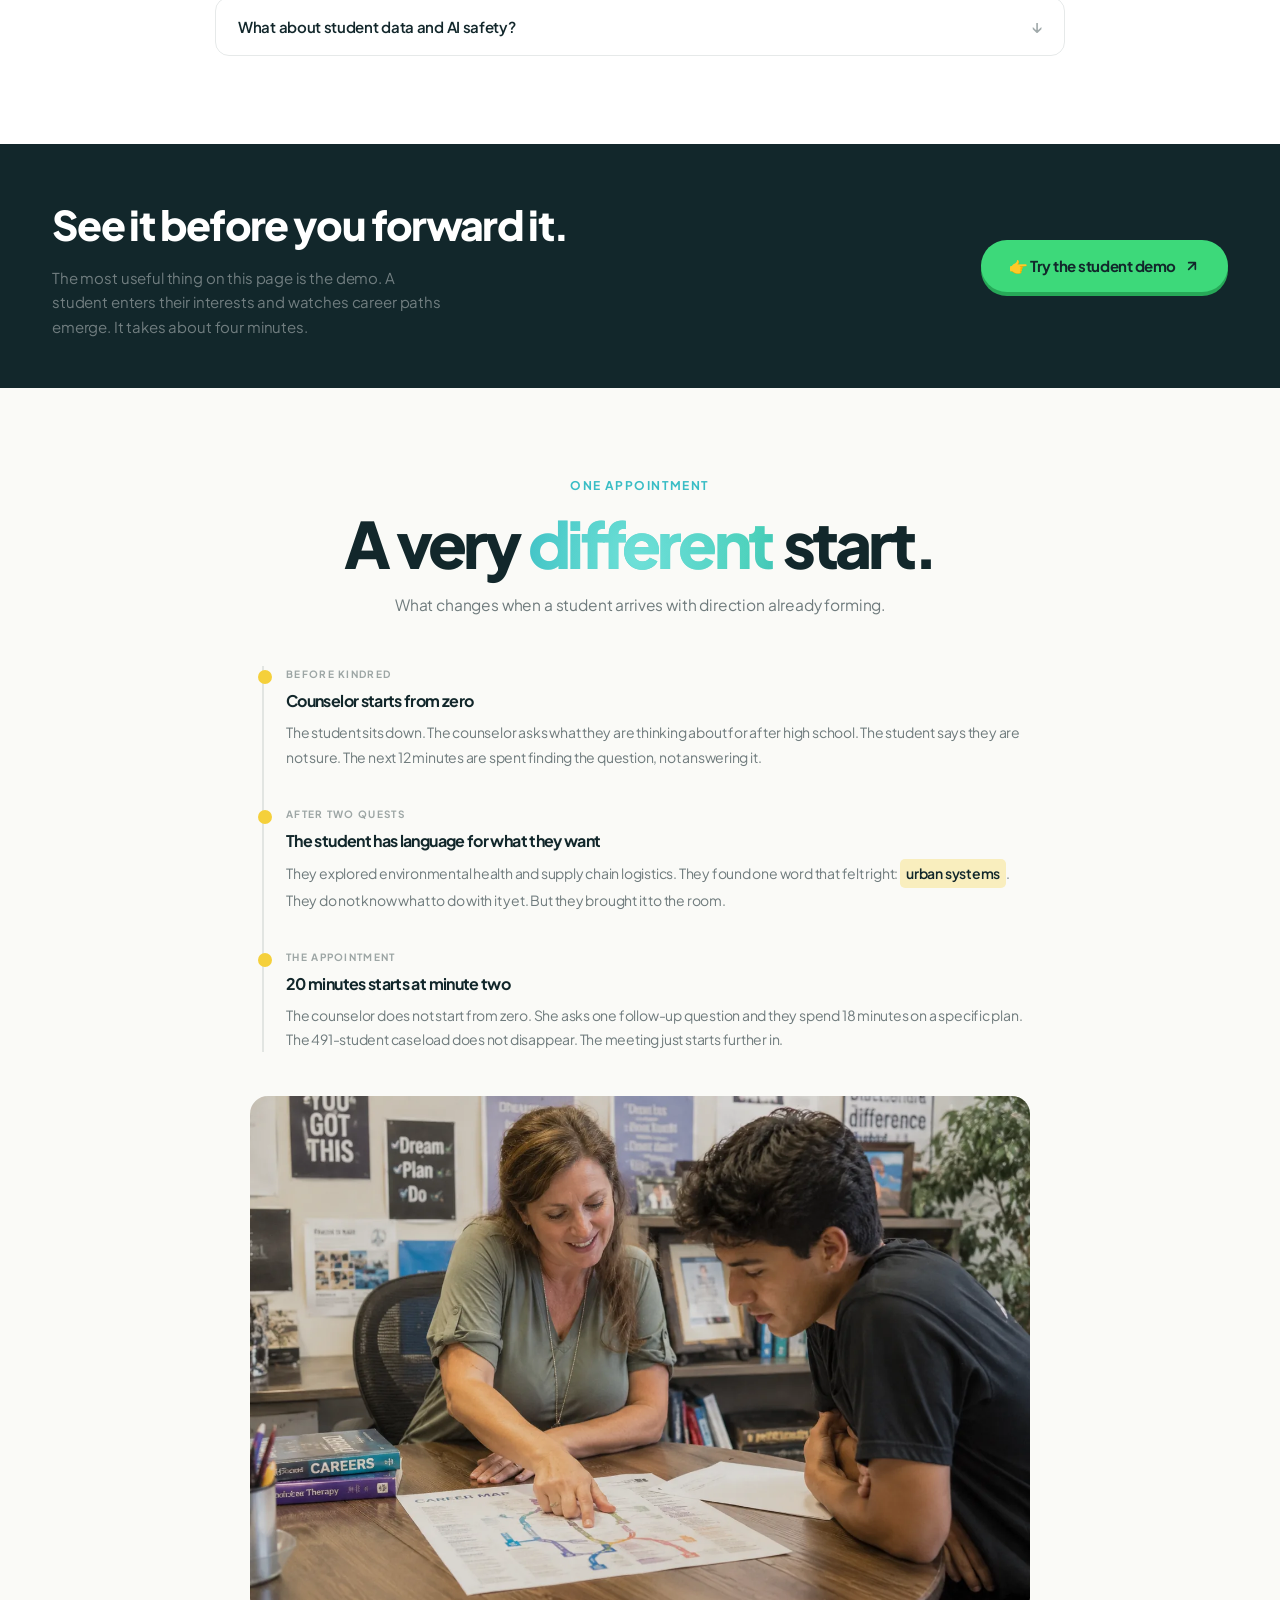
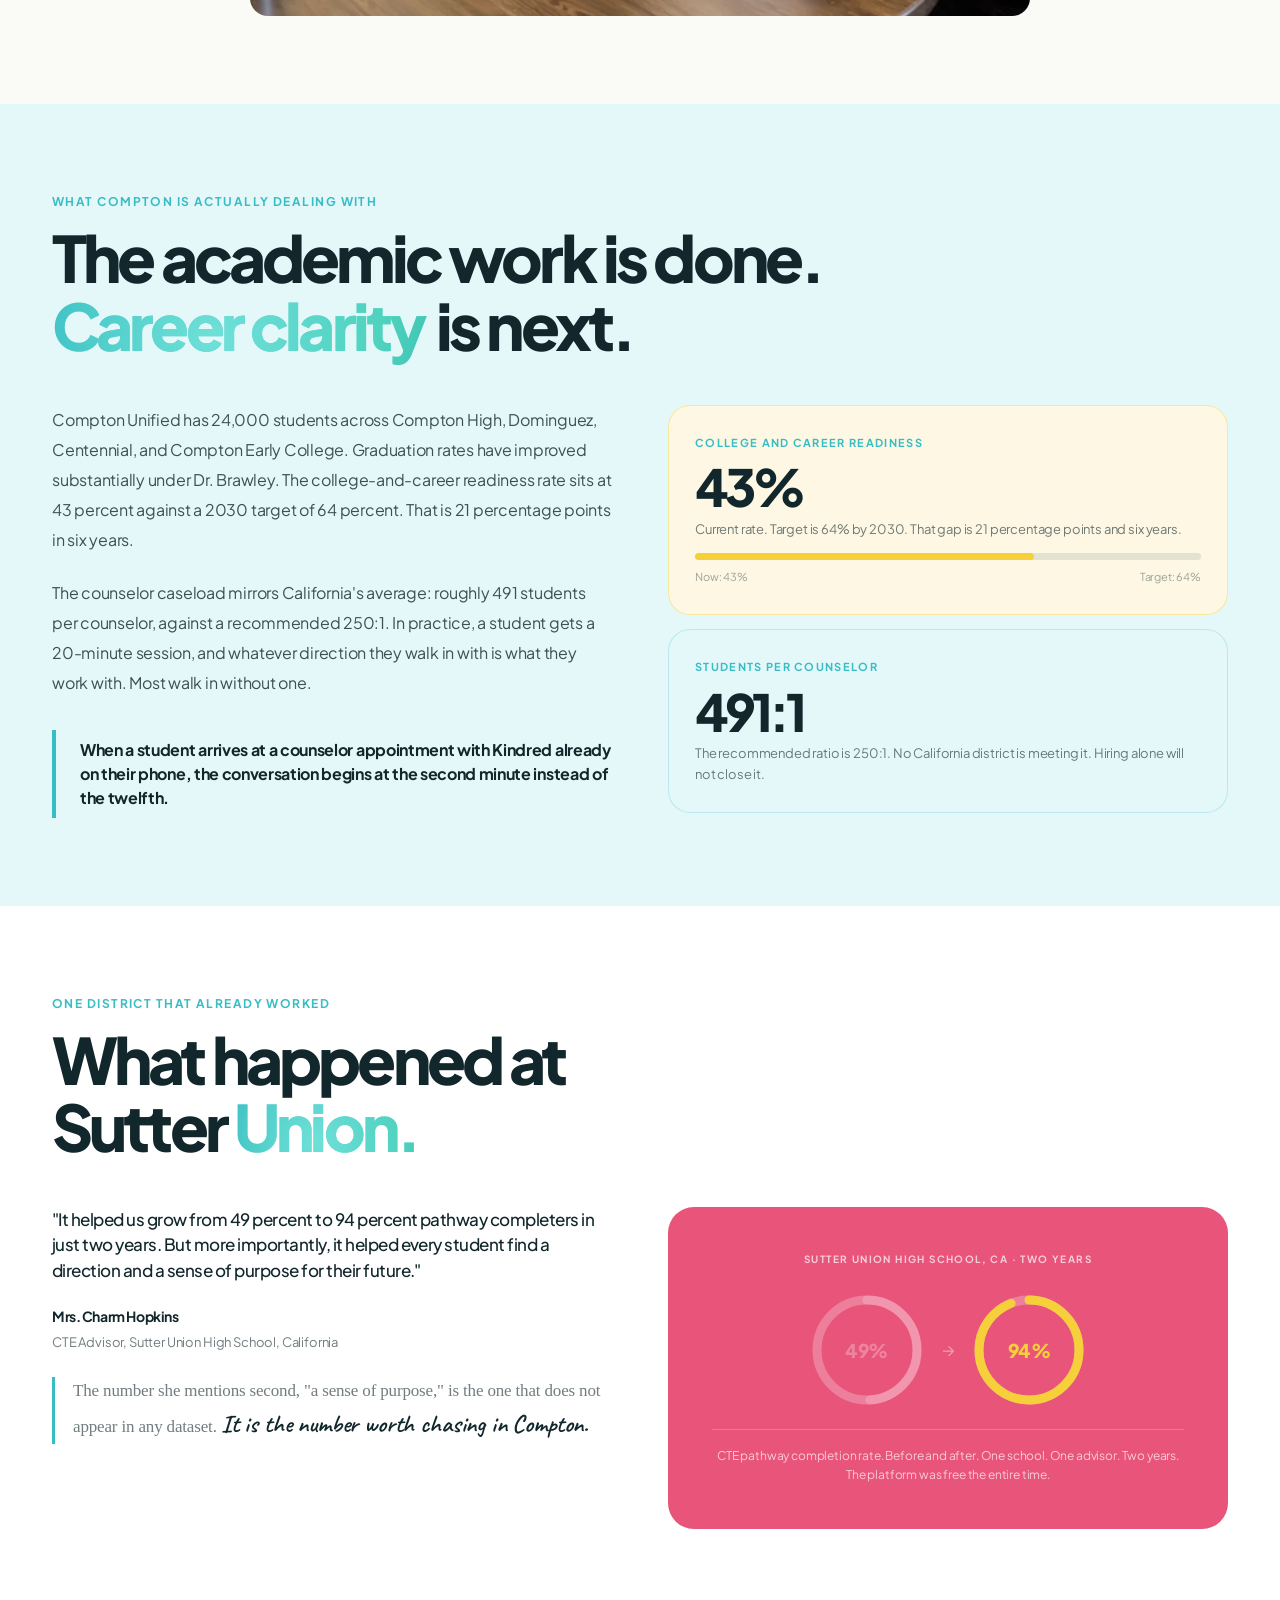
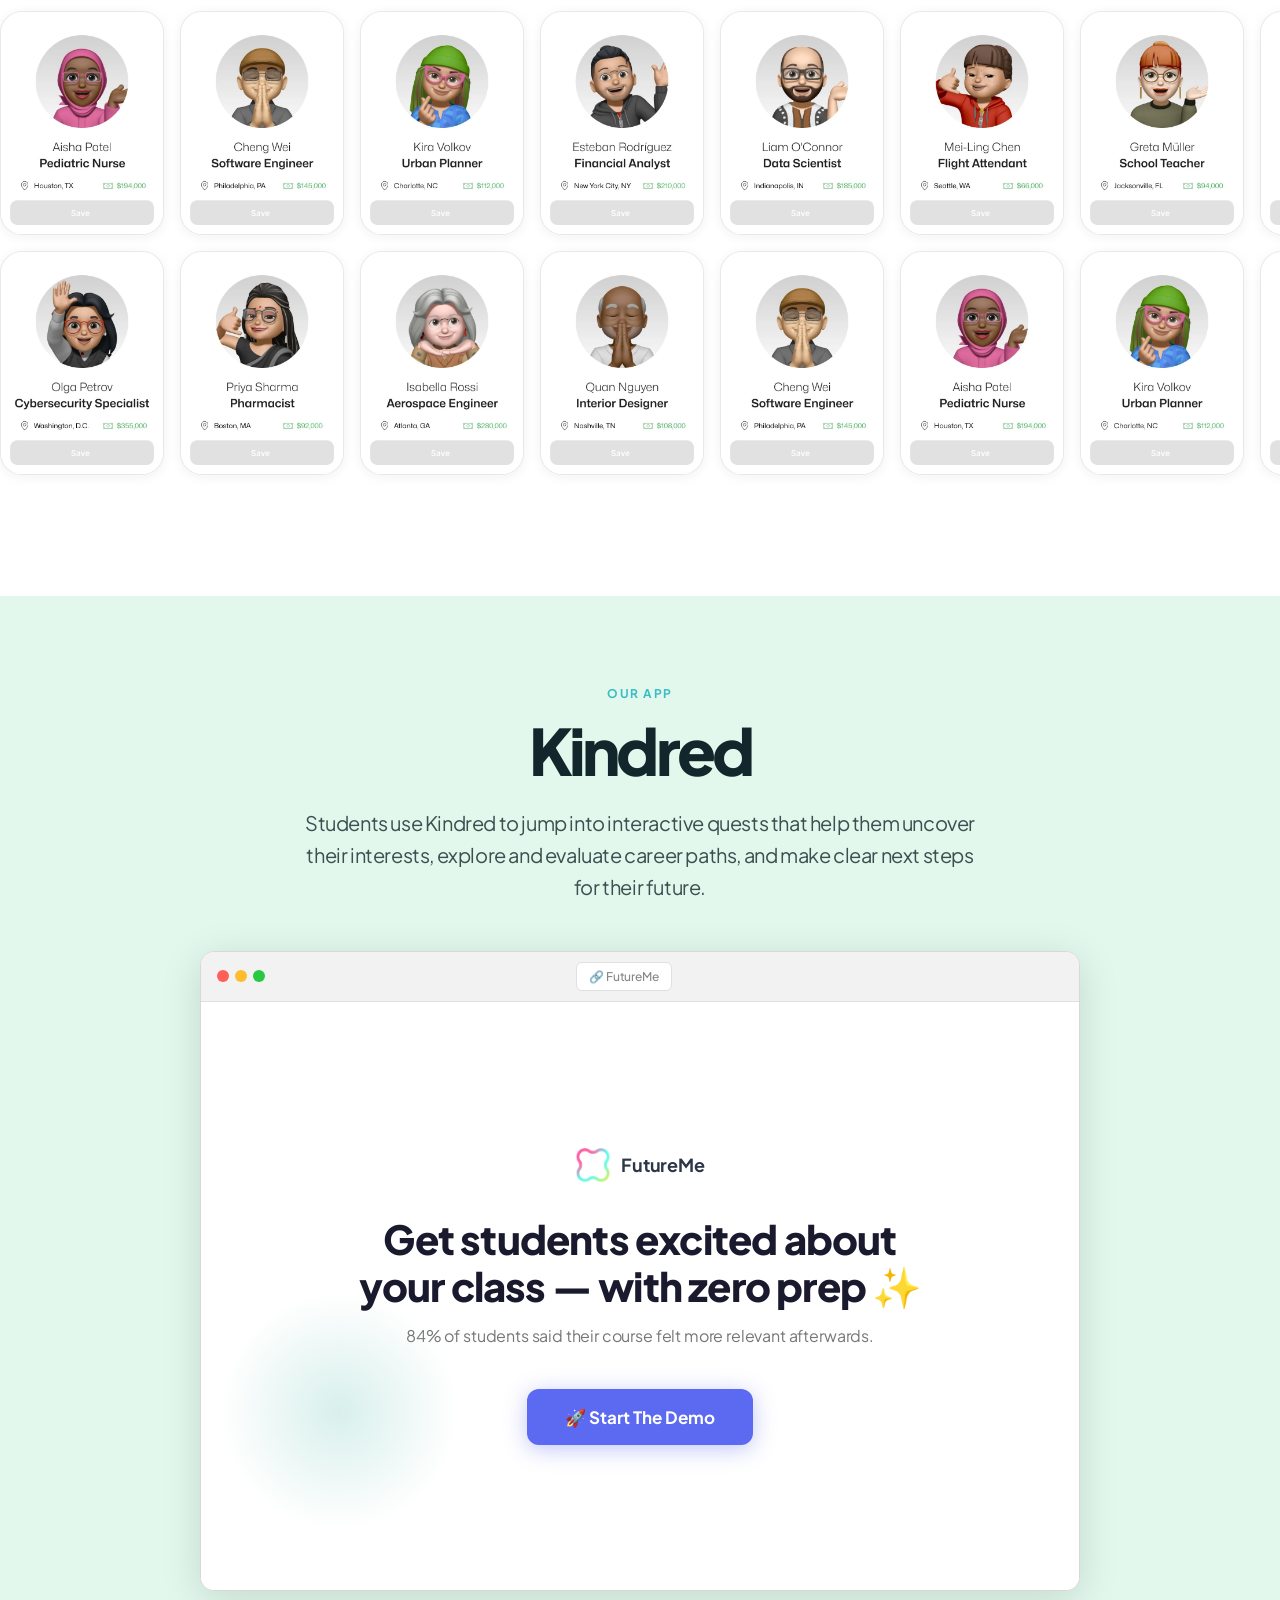
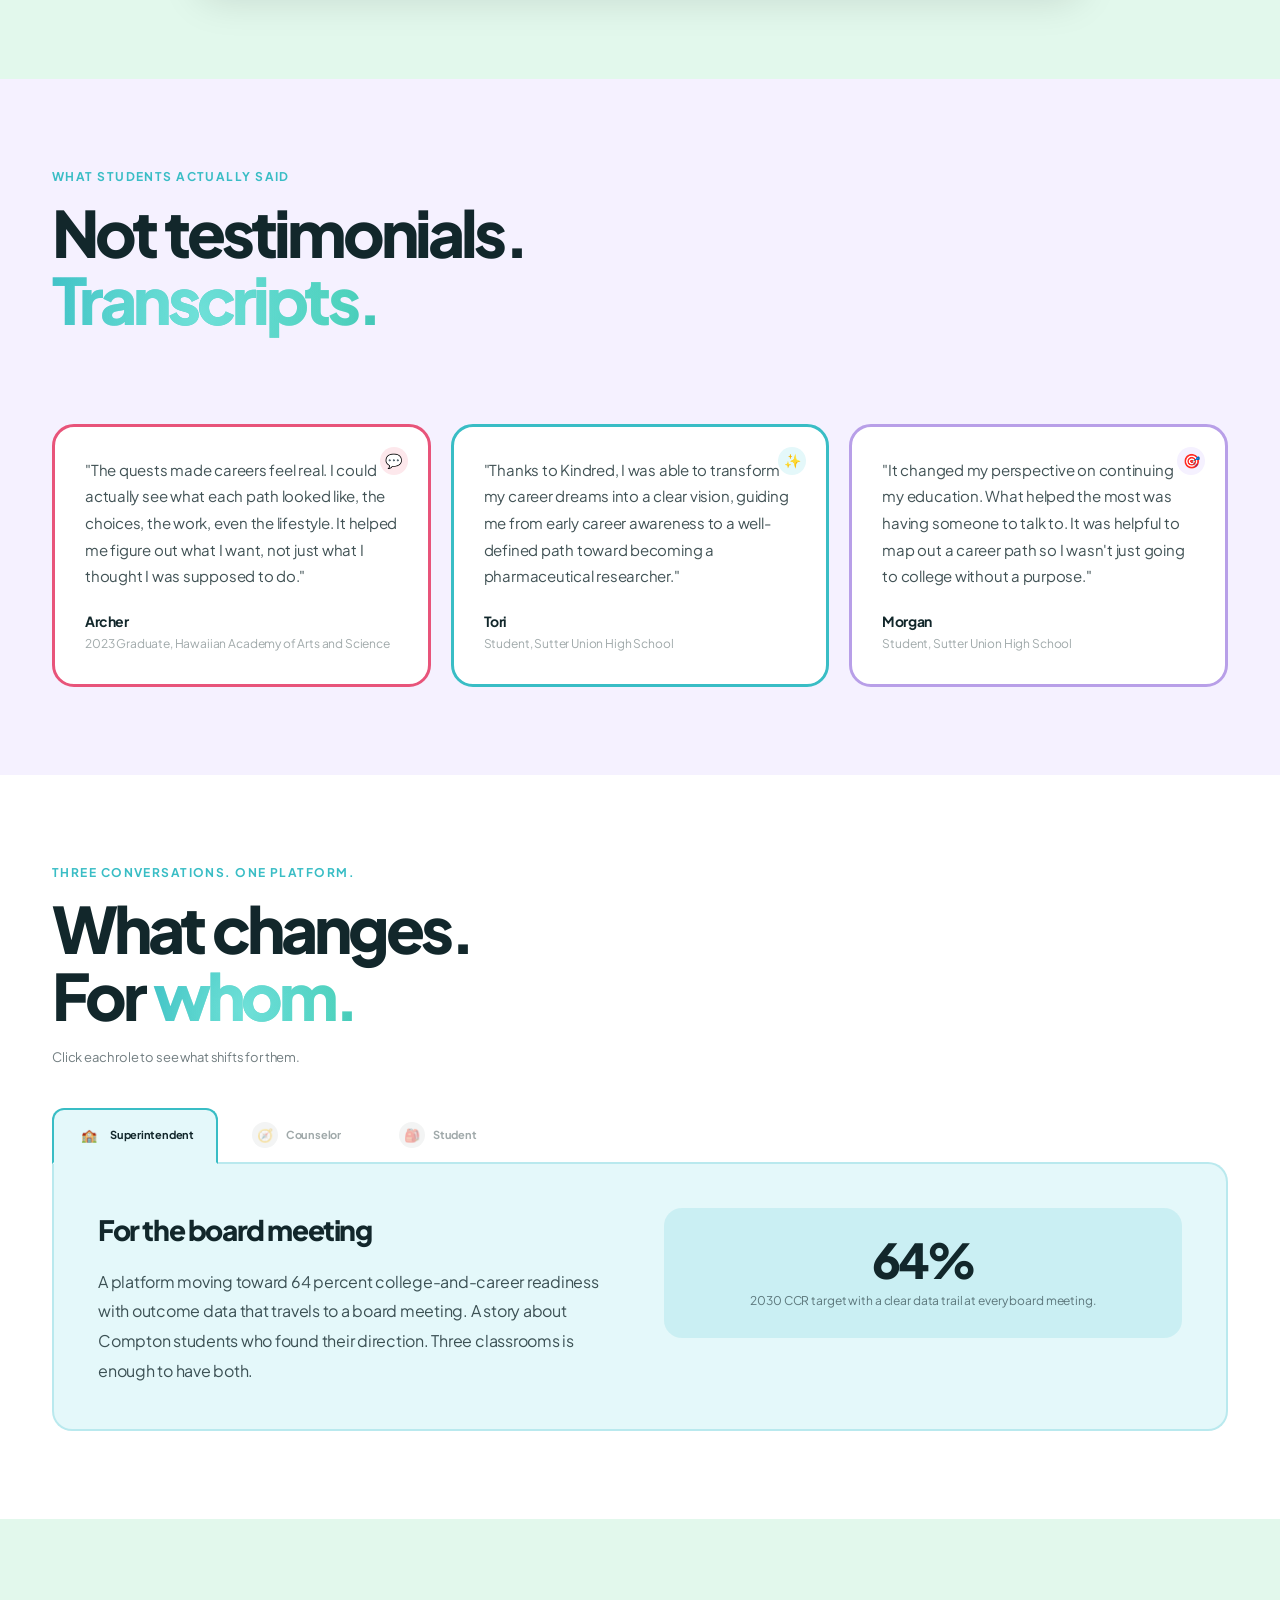
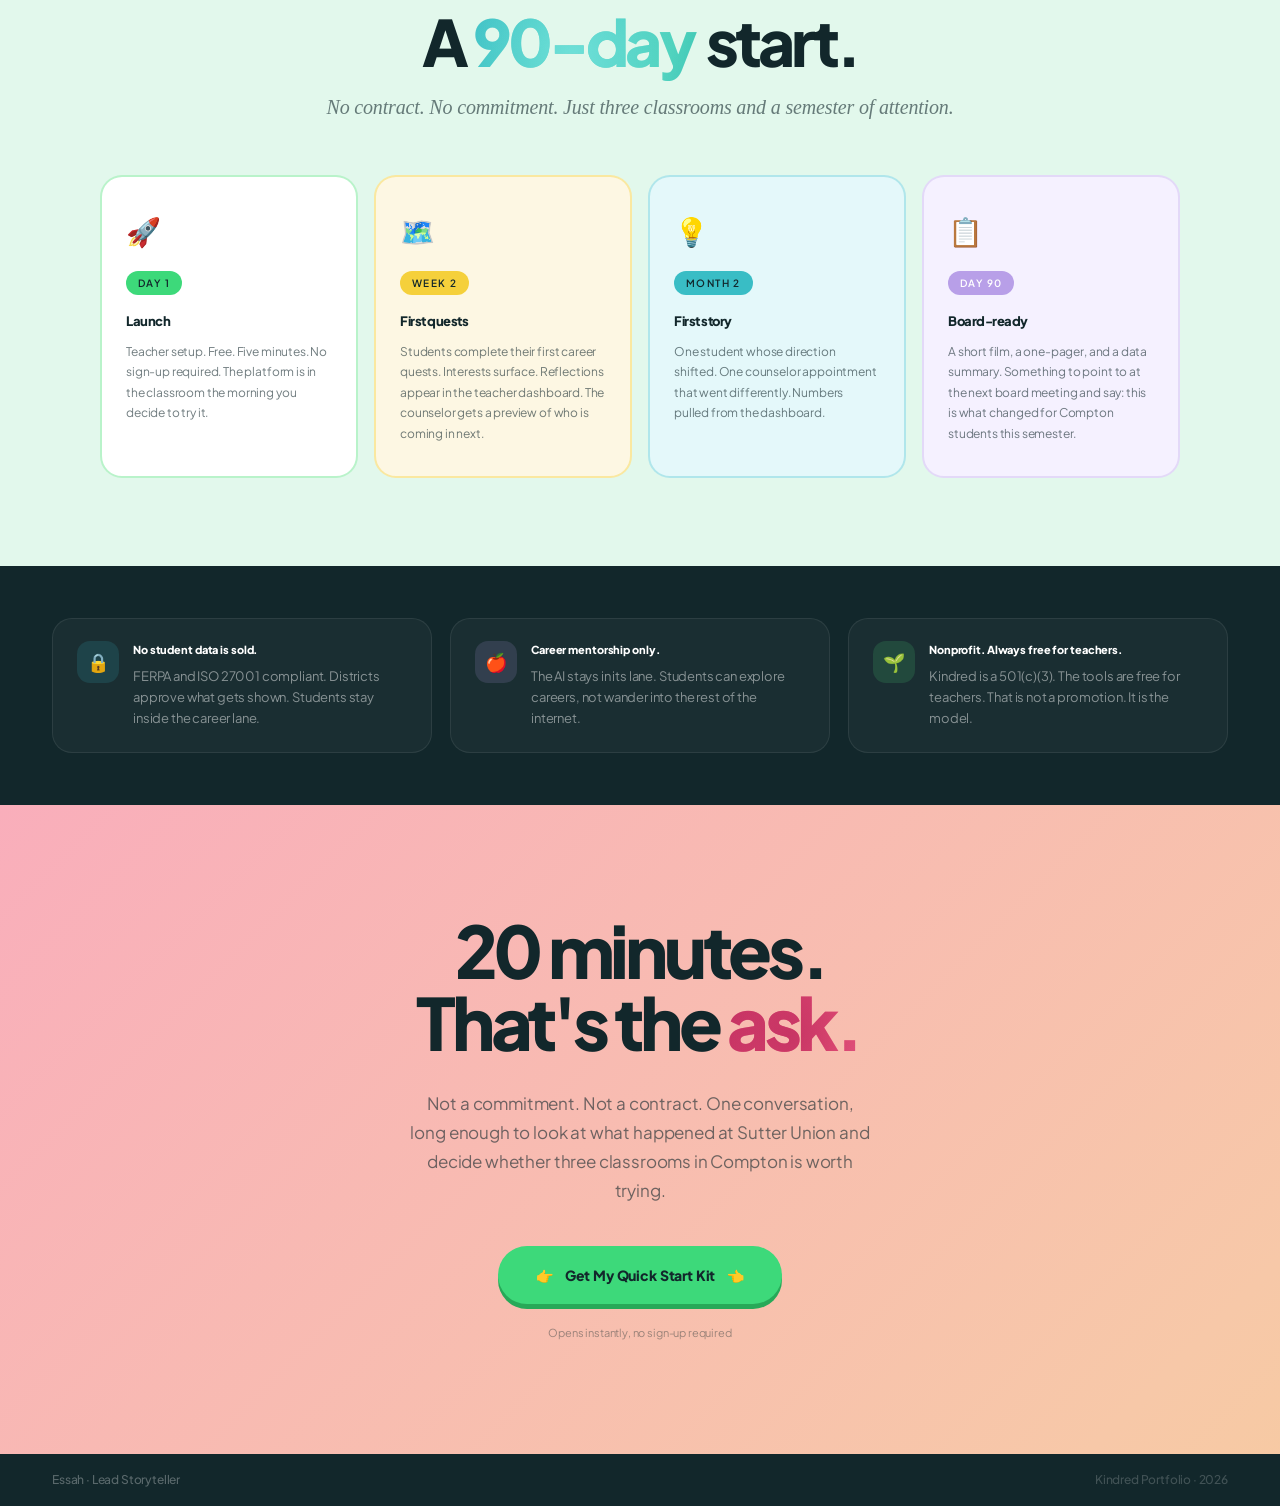
<file: compton pitch.html>
<!DOCTYPE html>
<html lang="en">
<head>
<meta charset="UTF-8">
<meta name="viewport" content="width=device-width, initial-scale=1.0">
<link rel="icon" type="image/svg+xml" href="assets/brand/favicon.svg">
<title>Kindred × Compton Unified</title>
<link href="https://fonts.googleapis.com/css2?family=Caveat:ital,wght@0,400;0,500;0,600;0,700;1,400;1,500;1,600;1,700&family=Plus+Jakarta+Sans:wght@300;400;500;600;700;800&display=swap" rel="stylesheet">
<style>
*,*::before,*::after{margin:0;padding:0;box-sizing:border-box;}
html{scroll-behavior:smooth;font-size:16px;}
body{margin:0;font-family:'Plus Jakarta Sans',sans-serif;letter-spacing:-0.01em;line-height:1.6;background:#FAFAF7;color:#12272B;overflow-x:hidden;}

:root{
  --dark:#12272B;
  --yellow:#F5D03B;
  --yellow-light:#FDF7E3;
  --cream:#F7F3EC;
  --cream2:#F2EDE3;
  --green:#3DD97A;
  --green-mid:#2FC96E;
  --green-light:#E2F8EC;
  --teal:#39BDC5;
  --teal-light:#E4F8FA;
  --pink:#E8547A;
  --pink-light:#FDE8EC;
  --lav:#B89FE8;
  --lav-light:#F5F1FF;
  --mint:#A8DDD4;
  --ink80:rgba(18,39,43,.8);
  --ink60:rgba(18,39,43,.6);
  --ink40:rgba(18,39,43,.4);
  --ink20:rgba(18,39,43,.2);
  --ink10:rgba(18,39,43,.1);
  --ink05:rgba(18,39,43,.05);
}

/* ── NAV REMOVED ── */

/* ── HERO ── */
@property --cp-x1 { syntax: '<percentage>'; initial-value: 8%;  inherits: false; }
@property --cp-y1 { syntax: '<percentage>'; initial-value: 18%; inherits: false; }
@property --cp-x2 { syntax: '<percentage>'; initial-value: 80%; inherits: false; }
@property --cp-y2 { syntax: '<percentage>'; initial-value: 22%; inherits: false; }
@property --cp-x3 { syntax: '<percentage>'; initial-value: 48%; inherits: false; }
@property --cp-y3 { syntax: '<percentage>'; initial-value: 80%; inherits: false; }

.hero{
  background:
    radial-gradient(ellipse 70% 75% at var(--cp-x1) var(--cp-y1), rgba(239,145,160,.98) 0%, transparent 62%),
    radial-gradient(ellipse 65% 65% at var(--cp-x2) var(--cp-y2), rgba(240,190,82,.98) 0%, transparent 60%),
    radial-gradient(ellipse 60% 60% at var(--cp-x3) var(--cp-y3), rgba(232,162,102,.98) 0%, transparent 58%),
    radial-gradient(ellipse 55% 55% at 30% 70%,             rgba(238,173,148,.98) 0%, transparent 56%),
    radial-gradient(ellipse 50% 50% at 75% 65%,             rgba(242,210,92,.98) 0%, transparent 54%),
    radial-gradient(ellipse 100% 100% at 50% 50%,           #EFC0AA 0%, #EFD09B 100%);
  animation:
    cpdrift1 6s ease-in-out infinite alternate,
    cpdrift2 6s ease-in-out infinite alternate,
    cpdrift3 6s ease-in-out infinite alternate;
  padding:150px 52px 80px;
  position:relative;overflow:hidden;
  min-height:520px;
  display:flex;align-items:center;
}
.hero-blob{display:none;}
.hero-blob2{display:none;}
.hero-blob3{display:none;}
@keyframes cpdrift1 {
  0%   { --cp-x1: 8%;  --cp-y1: 18%; }
  33%  { --cp-x1: 20%; --cp-y1: 32%; }
  66%  { --cp-x1: 5%;  --cp-y1: 12%; }
  100% { --cp-x1: 16%; --cp-y1: 26%; }
}
@keyframes cpdrift2 {
  0%   { --cp-x2: 80%; --cp-y2: 22%; }
  33%  { --cp-x2: 90%; --cp-y2: 36%; }
  66%  { --cp-x2: 74%; --cp-y2: 16%; }
  100% { --cp-x2: 86%; --cp-y2: 30%; }
}
@keyframes cpdrift3 {
  0%   { --cp-x3: 48%; --cp-y3: 80%; }
  33%  { --cp-x3: 36%; --cp-y3: 88%; }
  66%  { --cp-x3: 60%; --cp-y3: 74%; }
  100% { --cp-x3: 44%; --cp-y3: 84%; }
}
.hero-inner{position:relative;z-index:2;max-width:760px;}
.hero-tag{
  display:inline-flex;align-items:center;gap:8px;
  background:rgba(255,255,255,.34);
  border:1.5px solid rgba(232,84,122,.42);
  border-radius:999px;
  padding:8px 18px 8px 12px;
  margin-bottom:32px;
  box-shadow:0 10px 30px rgba(232,84,122,.14);
  backdrop-filter:blur(16px) saturate(170%);
  -webkit-backdrop-filter:blur(16px) saturate(170%);
}
.hero-dot{
  width:7px;height:7px;border-radius:50%;
  background:var(--pink);flex-shrink:0;
  animation:pulse 2s ease-in-out infinite;
}
@keyframes pulse{0%{box-shadow:0 0 0 0 rgba(232,84,122,.5);}70%{box-shadow:0 0 0 7px rgba(232,84,122,0);}100%{box-shadow:0 0 0 0 rgba(232,84,122,0);}}
.hero-tag-text{font-family:'Plus Jakarta Sans',sans-serif;font-size:12px;font-weight:800;letter-spacing:.08em;text-transform:uppercase;color:var(--pink);}
.hero h1{
  font-family:'Plus Jakarta Sans',sans-serif;
  font-size:clamp(64px,8vw,108px);
  font-weight:800;line-height:.92;
  letter-spacing:-0.07em;
  margin-bottom:24px;
  color:var(--dark);
}
.hero h1 em{
  font-style:normal;
  color:var(--pink);
}
.hero-sub{
  font-family:'Plus Jakarta Sans',sans-serif;
  font-size:18px;
  font-style:normal;
  line-height:1.6;
  letter-spacing:-0.02em;
  color:var(--ink80);
  max-width:520px;
  margin-bottom:30px;
}
.hero-free{
  display:inline-flex;align-items:center;gap:12px;
  background:#FDF3A3;
  border:1.5px solid rgba(200,160,0,.2);
  border-radius:18px;
  padding:16px 24px;
}
.hero-free-icon{
  width:38px;height:38px;border-radius:12px;
  background:rgba(180,140,0,.15);
  display:flex;align-items:center;justify-content:center;
  flex-shrink:0;font-size:17px;
}
.hero-free p{font-size:13px;color:rgba(60,45,0,.65);line-height:1.55;}
.hero-free p strong{color:#3a2f00;font-weight:700;}

/* ── SHARED SECTION PARTS ── */
.eyebrow{
  font-family:'Plus Jakarta Sans',sans-serif;
  font-style:normal;
  font-size:12px;
  font-weight:700;
  letter-spacing:0.12em;
  text-transform:uppercase;
  color:var(--teal);
  display:block;
  margin-bottom:14px;
}
.eyebrow-dark{
  font-family:'Plus Jakarta Sans',sans-serif;
  font-style:normal;
  font-size:12px;
  font-weight:700;
  letter-spacing:0.12em;
  text-transform:uppercase;
  color:var(--mint);
  display:block;
  margin-bottom:14px;
  opacity:.7;
}
.sec-h2{
  font-family:'Plus Jakarta Sans',sans-serif;
  font-size:clamp(38px,5vw,64px);
  font-weight:800;letter-spacing:-0.06em;line-height:1.02;
}
.sec-h2 em,.sec-h2 .pk,.sec-h2 .gr,.sec-h2 .yw,.sec-h2 .lv,.sec-h2 .accent-text,.cta-section h2 em{
  display:inline-block;
  padding-right:.09em;
  padding-bottom:.08em;
  margin-right:-.035em;
  line-height:1.08;
  font-style:normal;
  color:inherit;
  background:
    radial-gradient(circle at 20% 30%, #6FE0D8 0%, transparent 30%),
    radial-gradient(circle at 72% 68%, #2EA7C9 0%, transparent 34%),
    linear-gradient(115deg,#39BDC5 0%,#49D0B8 38%,#249AB8 72%,#39BDC5 100%);
  background-size:220% 220%;
  -webkit-background-clip:text;
  background-clip:text;
  -webkit-text-fill-color:transparent;
  animation:accentFlow 6s ease-in-out infinite;
}
.hero h1 em{
  display:inline-block;
  padding-right:.09em;
  padding-bottom:.08em;
  margin-right:-.035em;
  line-height:1.08;
  font-style:normal;
  color:inherit;
  background:
    radial-gradient(circle at 20% 28%, #C73564 0%, transparent 32%),
    radial-gradient(circle at 76% 64%, #F05B4F 0%, transparent 34%),
    linear-gradient(115deg,#C22E61 0%,#E8547A 36%,#C75AA0 68%,#F06A42 100%);
  background-size:220% 220%;
  -webkit-background-clip:text;
  background-clip:text;
  -webkit-text-fill-color:transparent;
  animation:accentFlow 6s ease-in-out infinite;
}
.sec-h2 .pk,.cta-section h2 em{
  background:
    radial-gradient(circle at 20% 28%, #C73564 0%, transparent 32%),
    radial-gradient(circle at 76% 64%, #F05B4F 0%, transparent 34%),
    linear-gradient(115deg,#C22E61 0%,#E8547A 36%,#C75AA0 68%,#F06A42 100%);
  background-size:220% 220%;
  -webkit-background-clip:text;
  background-clip:text;
}
@keyframes accentFlow{
  0%{background-position:0% 45%;}
  50%{background-position:100% 55%;}
  100%{background-position:0% 45%;}
}

/* ── ACCENT & GRADIENT TEXT ── */
.accent-text{
  color:var(--pink);
  font-weight:800;
}
.gradient-text{
  display:inline-block;
  padding-right:.08em;
  position:relative;
  z-index:2;
  background: linear-gradient(90deg, var(--pink), #F2B46F, var(--yellow), var(--green), var(--pink));
  background-size: 300% 100%;
  -webkit-background-clip: text;
  background-clip: text;
  -webkit-text-fill-color: transparent;
  animation: gradientMove 4s ease infinite;
  font-weight:800;
}
@keyframes gradientMove{
  0%{background-position: 0% 50%;}
  50%{background-position: 100% 50%;}
  100%{background-position: 0% 50%;}
}

/* ── OPEN LETTER ── */
.open-letter{
  background:#fff;
  padding:88px 52px;
  text-align:center;
}
.letter-inner{max-width:1200px;margin:0 auto;}
.letter-body{
  font-family:'Plus Jakarta Sans',sans-serif;
  font-size:16px;
  letter-spacing:-0.015em;
  line-height:1.88;
  color:var(--ink80);
  max-width:850px;
  margin:0 auto;
}
.letter-body p{margin-bottom:1.5em;}
.letter-body p:last-child{margin-bottom:0;}
.free-callout{
  margin:32px 0 28px;
  background:var(--dark);
  border-radius:18px;
  padding:24px 28px;
  display:flex;align-items:flex-start;gap:16px;
}
.free-callout-icon{font-size:20px;flex-shrink:0;margin-top:3px;}
.free-callout p{
  font-family:'Plus Jakarta Sans',sans-serif;
  font-size:15px;
  font-weight:400;
  letter-spacing:-0.01em;
  color:rgba(255,255,255,.65);
  line-height:1.7;
}
.free-callout p strong{color:#fff;font-weight:700;}
.caveat-note{
  font-family:'Caveat',cursive;
  font-size:21px;
  font-style:italic;
  font-weight:500;
  color:var(--teal);
  margin-top:24px;
  display:block;
  line-height:1.5;
}
.expand-block{
  border:1.5px solid var(--ink10);
  border-radius:14px;
  overflow:hidden;
  margin-top:22px;
  max-width:850px;
  margin-left:auto;
  margin-right:auto;
}
.expand-trigger{
  width:100%;display:flex;align-items:center;justify-content:space-between;
  padding:18px 22px;
  background:none;border:none;cursor:pointer;
  font-family:'Plus Jakarta Sans',sans-serif;
  font-size:15px;font-weight:600;letter-spacing:-0.02em;color:var(--dark);
  text-align:left;
  transition:background .18s;
}
.expand-trigger:hover{background:var(--ink05);}
.expand-trigger .arrow{transition:transform .25s;font-size:16px;color:var(--ink40);}
.expand-trigger.open .arrow{transform:rotate(180deg);}
.expand-body{
  max-height:0;overflow:hidden;
  transition:max-height .35s cubic-bezier(.4,0,.2,1),padding .35s;
  padding:0 22px;
  font-family:'Plus Jakarta Sans',sans-serif;
  font-size:15px;letter-spacing:-0.01em;color:var(--ink60);line-height:1.75;
}
.expand-body.open{max-height:400px;padding:18px 22px;}

/* DEMO STRIP */
.demo-strip{
  background:var(--dark);
  padding:48px 52px;
  display:flex;align-items:center;justify-content:space-between;
  gap:32px;flex-wrap:wrap;
}
.demo-strip-left h3{
  font-family:'Plus Jakarta Sans',sans-serif;
  font-size:clamp(28px,3.2vw,42px);
  font-weight:800;letter-spacing:-0.04em;
  color:#fff;margin-bottom:8px;
}
.demo-strip-left p{
  font-family:'Plus Jakarta Sans',sans-serif;
  font-size:15px;letter-spacing:-0.01em;color:rgba(255,255,255,.4);max-width:400px;line-height:1.65;
}
.demo-btn{
  background:var(--green);
  color:var(--dark);
  font-family:'Plus Jakarta Sans',sans-serif;
  font-weight:700;font-size:15px;letter-spacing:-0.03em;
  padding:14px 28px;border-radius:999px;
  text-decoration:none;
  white-space:nowrap;
  box-shadow:0 4px 0 #27a958;
  transition:transform .15s, box-shadow .15s;
  display:inline-flex;align-items:center;gap:8px;flex-shrink:0;
}
.demo-btn:hover{transform:translateY(2px);box-shadow:0 2px 0 #27a958;}

/* ── DISTRICT SECTION ── */
.district-section{
  padding:88px 52px;
  background:var(--teal-light);
}
.district-grid{
  display:grid;
  grid-template-columns:1fr 1fr;
  gap:56px;
  align-items:start;
  margin-top:40px;
}
.district-prose{
  font-family:'Plus Jakarta Sans',sans-serif;
  font-size:clamp(15px,1.5vw,16px);
  letter-spacing:-0.015em;
  line-height:1.88;color:var(--ink80);
}
.district-prose p{margin-bottom:1.4em;}
.district-prose p:last-child{margin-bottom:0;}
.pull-quote{
  font-family:'Plus Jakarta Sans',sans-serif;
  font-size:clamp(15px,1.6vw,16px);
  font-weight:700;
  letter-spacing:-0.02em;
  line-height:1.5;
  color:var(--dark);
  border-left:4px solid var(--teal);
  padding:8px 0 8px 24px;
  margin-top:32px;
}
.stat-stack{display:flex;flex-direction:column;gap:14px;}
.stat-tile{
  border-radius:22px;
  padding:28px 26px;
  position:relative;overflow:hidden;
}
.stat-tile.yellow{background:var(--yellow-light);border:1.5px solid rgba(245,208,59,.4);}
.stat-tile.teal{background:var(--teal-light);border:1.5px solid rgba(57,189,197,.25);}
.stat-tile.lav{background:var(--lav-light);border:1.5px solid rgba(184,159,232,.3);}
.stat-tile .tile-label{
  font-family:'Plus Jakarta Sans',sans-serif;
  font-size:11px;font-weight:700;letter-spacing:.12em;text-transform:uppercase;
  color:var(--teal);margin-bottom:10px;
}
.stat-tile .tile-num{
  font-family:'Plus Jakarta Sans',sans-serif;
  font-size:clamp(36px,4vw,52px);font-weight:800;letter-spacing:-0.08em;
  color:var(--dark);line-height:1;margin-bottom:6px;
}
.stat-tile .tile-desc{font-family:'Plus Jakarta Sans',sans-serif;font-size:13px;color:var(--ink60);line-height:1.6;}
.gap-bar{
  margin-top:14px;
  background:rgba(18,39,43,.1);
  border-radius:999px;height:7px;
  overflow:hidden;
}
.gap-fill{
  height:100%;border-radius:999px;
  background:var(--yellow);
  width:0;
  transition:width 1.4s cubic-bezier(.4,0,.2,1);
}

/* ── COUNSELOR SECTION ── */
.counselor-section{
  background:#FAFAF7;
  padding:88px 52px;
}
.counselor-inner{max-width:780px;margin:0 auto;text-align:center;}
.counselor-inner .sec-h2{margin-bottom:10px;}
.counselor-kicker{
  font-family:'Plus Jakarta Sans',sans-serif;font-style:normal;
  font-size:15.5px;color:var(--ink60);
  margin-bottom:48px;display:block;
}
.timeline{
  position:relative;
  padding-left:36px;
  text-align:left;
}
.timeline::before{
  content:'';
  position:absolute;left:12px;top:0;bottom:0;
  width:2px;background:var(--ink10);
}
.timeline-step{position:relative;margin-bottom:36px;}
.timeline-step:last-child{margin-bottom:0;}
.tl-dot{
  position:absolute;left:-28px;top:4px;
  width:14px;height:14px;border-radius:50%;
  background:#fff;
  border:2px solid var(--ink20);
  transition:border-color .3s,background .3s;
}
.timeline-step.active .tl-dot{background:var(--yellow);border-color:var(--yellow);}
.tl-time{
  font-size:10px;font-weight:700;letter-spacing:.13em;text-transform:uppercase;
  color:var(--ink40);margin-bottom:6px;
}
.tl-head{
  font-family:'Plus Jakarta Sans',sans-serif;
  font-size:16px;font-weight:700;letter-spacing:-0.04em;color:var(--dark);margin-bottom:6px;
}
.tl-body{
  font-family:'Plus Jakarta Sans',sans-serif;
  font-size:14px;letter-spacing:-0.015em;line-height:1.78;color:var(--ink60);
}
.tl-highlight{
  display:inline-block;
  background:rgba(245,208,59,.3);
  padding:2px 6px;border-radius:5px;
  color:var(--dark);font-style:normal;font-weight:600;
}
.photo-ph{
  border-radius:18px;
  background:var(--ink05);
  border:2px dashed var(--ink10);
  display:flex;flex-direction:column;align-items:center;justify-content:center;
  padding:32px;text-align:center;
  min-height:180px;
}
.photo-ph p{font-size:12px;color:var(--ink40);line-height:1.6;max-width:240px;font-style:italic;}
.photo-ph span{font-size:22px;margin-bottom:10px;}
.field-photo{
  width:100%;
  min-height:300px;
  border-radius:18px;
  object-fit:cover;
  display:block;
}

/* ── PROFESSIONAL CAROUSEL ── */
.prof-carousel-wrap{
  margin-top:48px;
  width:100vw;
  margin-left:calc(50% - 50vw);
  margin-right:calc(50% - 50vw);
  overflow:hidden;
  position:relative;
  padding:34px 0;
  isolation:isolate;
}
.prof-carousel-wrap::before,
.prof-carousel-wrap::after{
  display:none;
}
.prof-carousel-wrap::before,
.prof-carousel-wrap::after{
  content:"";
  position:absolute;
  width:520px;
  height:280px;
  border-radius:999px;
  filter:blur(34px);
  opacity:.38;
  pointer-events:none;
  z-index:0;
  animation:carouselFloat 18s ease-in-out infinite alternate;
}
.prof-carousel-wrap::before{
  left:-140px;
  top:0;
  background:radial-gradient(circle at 30% 35%, rgba(244,96,122,.55), transparent 68%),
             radial-gradient(circle at 75% 55%, rgba(245,208,59,.38), transparent 70%);
}
.prof-carousel-wrap::after{
  right:-150px;
  bottom:2px;
  background:radial-gradient(circle at 35% 50%, rgba(57,189,197,.46), transparent 68%),
             radial-gradient(circle at 72% 30%, rgba(184,159,232,.36), transparent 70%);
  animation-delay:-7s;
}
@keyframes carouselFloat{
  from{transform:translate3d(-18px,-8px,0) scale(1);}
  to{transform:translate3d(22px,14px,0) scale(1.08);}
}
.prof-carousel-track{
  display:flex;
  flex-wrap:nowrap;
  gap:16px;
  will-change:transform;
  position:relative;
  z-index:1;
}
.prof-carousel-track.row-top{
  animation:scrollRight 22s linear infinite;
}
.prof-carousel-track.row-bottom{
  animation:scrollLeft 22s linear infinite;
  margin-top:16px;
}
@keyframes scrollRight{
  0%{transform:translateX(0);}
  100%{transform:translateX(-50%);}
}
@keyframes scrollLeft{
  0%{transform:translateX(-50%);}
  100%{transform:translateX(0);}
}
.prof-carousel-wrap:hover .prof-carousel-track{animation-play-state:paused;}
.prof-c-card{
  flex-shrink:0;
  width:164px;
  border-radius:22px;
  overflow:hidden;
  background:#fff;
  border:1.5px solid var(--ink10);
  box-shadow:0 2px 12px rgba(18,39,43,.06);
}
.prof-c-img-wrap{
  width:100%;
  overflow:hidden;
}
.prof-c-img-wrap img{
  width:100%;
  height:auto;
  display:block;
  transition:transform .3s ease;
}
.prof-c-card:hover .prof-c-img-wrap img{
  transform:scale(1.04);
}


/* ── EVIDENCE SECTION ── */
.evidence-section{
  background:#fff;
  padding:88px 52px;
}
.evidence-grid{
  display:grid;
  grid-template-columns:1fr 1fr;
  gap:56px;
  align-items:start;
  margin-top:40px;
}
.evidence-quote{
  font-family:'Plus Jakarta Sans',sans-serif;
  font-size:17px;
  font-weight:500;font-style:normal;
  letter-spacing:-0.03em;
  line-height:1.5;color:var(--dark);
  margin-bottom:22px;
}
.evidence-attr p{font-family:'Plus Jakarta Sans',sans-serif;font-weight:700;font-size:14px;letter-spacing:-0.03em;color:var(--dark);}
.evidence-attr span{font-size:13px;color:var(--ink60);}
.annotation{
  margin-top:24px;
  border-left:3px solid var(--teal);
  padding-left:18px;
}
.annotation p{
  font-family:'Patrick Hand',cursive;
  font-size:22px;
  font-weight:500;
  color:var(--ink60);line-height:1.6;
}
.ba-card{
  background:var(--pink);
  border-radius:26px;
  padding:44px;
  text-align:center;
}
.ba-label{
  font-size:10px;font-weight:700;letter-spacing:.14em;text-transform:uppercase;
  color:rgba(255,255,255,.7);margin-bottom:28px;
}
.ring-wrap{position:relative;width:110px;height:110px;}
.ring-wrap svg{transform:rotate(-90deg);}
.ring-track{fill:none;stroke:rgba(255,255,255,.25);stroke-width:9;}
.ring-fill{fill:none;stroke-width:9;stroke-linecap:round;
  stroke-dasharray:314;stroke-dashoffset:314;
  transition:stroke-dashoffset 1.5s cubic-bezier(.4,0,.2,1);}
.ring-num{
  position:absolute;top:50%;left:50%;transform:translate(-50%,-50%);
  font-family:'Plus Jakarta Sans',sans-serif;
  font-size:18px;font-weight:800;white-space:nowrap;
  color:#fff;
}
.ring-row{display:flex;justify-content:center;align-items:center;gap:20px;margin-bottom:24px;}
.ring-arrow{font-size:18px;color:rgba(255,255,255,.4);}
.ba-divider{border-top:1px solid rgba(255,255,255,.2);padding-top:16px;}
.ba-foot{font-size:12px;color:rgba(255,255,255,.7);line-height:1.65;}

/* ── VOICE / STUDENT QUOTES ── */
.voice-section{
  background:var(--lav-light);
  padding:88px 52px;
}
.voice-section .sec-h2{margin-bottom:48px;}
.voice-grid{
  display:grid;grid-template-columns:1fr 1fr 1fr;
  gap:20px;
}
.voice-card{
  border-radius:22px;
  padding:30px;
  position:relative;
}
.voice-card.c1{background:#FFF;border:3px solid var(--pink);}
.voice-card.c2{background:#FFF;border:3px solid var(--teal);}
.voice-card.c3{background:#FFF;border:3px solid var(--lav);}
.voice-quote{
  font-family:'Plus Jakarta Sans',sans-serif;font-style:normal;
  font-size:15px;letter-spacing:-0.015em;line-height:1.78;
  color:var(--ink80);
  margin-bottom:20px;
}
.voice-name{font-family:'Plus Jakarta Sans',sans-serif;font-size:14px;font-weight:700;letter-spacing:-0.03em;color:var(--dark);}
.voice-detail{font-family:'Plus Jakarta Sans',sans-serif;font-size:12px;color:var(--ink40);margin-top:2px;}
.voice-accent{
  position:absolute;top:20px;right:20px;
  width:28px;height:28px;border-radius:50%;
  display:flex;align-items:center;justify-content:center;
  font-size:14px;
}
.voice-card.c1 .voice-accent{background:var(--pink-light);}
.voice-card.c2 .voice-accent{background:var(--teal-light);}
.voice-card.c3 .voice-accent{background:var(--lav-light);}

/* ── PERSONA TABS (CHANGES SECTION) ── */
.changes-section{
  padding:88px 52px;
  background:#fff;
}
.changes-section .sec-h2{margin-bottom:12px;}
.changes-kicker{
  font-family:'Plus Jakarta Sans',sans-serif;font-style:normal;
  font-size:13px;color:var(--ink60);margin-bottom:40px;display:block;
}
.persona-tabs{
  display:flex;gap:10px;margin-bottom:-2px;
  border-bottom:none;
  padding-bottom:0;
  position:relative;
  z-index:2;
}
.ptab{
  font-family:'Plus Jakarta Sans',sans-serif;
  font-size:11px;font-weight:700;letter-spacing:-0.02em;
  padding:12px 22px 14px;
  border-radius:12px 12px 0 0;
  cursor:pointer;
  border:2px solid transparent;
  border-bottom:2px solid transparent;
  position:relative;
  transition:background .2s, color .2s, border-color .2s;
  display:flex;align-items:center;gap:8px;
  color:var(--ink40);
  background:transparent;
  user-select:none;
}
.ptab .ptab-icon{
  width:26px;height:26px;border-radius:50%;
  display:flex;align-items:center;justify-content:center;
  font-size:13px;
  background:var(--ink05);
  transition:background .2s;
}
.ptab.active-super{background:var(--teal-light);color:var(--dark);border-color:var(--teal) var(--teal) var(--teal-light) var(--teal);}
.ptab.active-super .ptab-icon{background:var(--teal-light);}
.ptab.active-counselor{background:var(--lav-light);color:var(--dark);border-color:var(--lav) var(--lav) var(--lav-light) var(--lav);}
.ptab.active-counselor .ptab-icon{background:var(--lav-light);}
.ptab.active-student{background:var(--yellow-light);color:var(--dark);border-color:var(--yellow) var(--yellow) var(--yellow-light) var(--yellow);}
.ptab.active-student .ptab-icon{background:var(--yellow-light);}
.ptab:hover:not(.active-super):not(.active-counselor):not(.active-student){background:var(--ink05);color:var(--ink80);}

.persona-panel{
  display:none;
  border-radius:0 20px 20px 20px;
  padding:44px;
  opacity:0;
  transform:translateY(8px);
  transition:opacity .35s ease, transform .35s ease;
}
.persona-panel.shown{display:grid;grid-template-columns:1fr 1fr;gap:48px;align-items:start;}
.persona-panel.animate-in{opacity:1;transform:translateY(0);}
.persona-panel.super-bg{background:var(--teal-light);border:2px solid rgba(57,189,197,.25);}
.persona-panel.counselor-bg{background:var(--lav-light);border:2px solid rgba(184,159,232,.3);}
.persona-panel.student-bg{background:var(--yellow-light);border:2px solid rgba(245,208,59,.35);}

.panel-head{font-family:'Plus Jakarta Sans',sans-serif;font-size:28px;font-weight:800;letter-spacing:-0.05em;margin-bottom:14px;color:var(--dark);}
.panel-body{font-family:'Plus Jakarta Sans',sans-serif;font-size:clamp(15px,1.5vw,16px);letter-spacing:-0.015em;line-height:1.85;color:var(--ink80);}
.panel-stat{
  border-radius:18px;
  padding:28px;
  text-align:center;
}
.panel-stat.s-teal{background:rgba(57,189,197,.15);}
.panel-stat.s-lav{background:rgba(184,159,232,.2);}
.panel-stat.s-yellow{background:rgba(245,208,59,.2);}
.panel-stat-num{font-family:'Plus Jakarta Sans',sans-serif;font-size:clamp(32px,4vw,48px);font-weight:800;letter-spacing:-0.07em;color:var(--dark);line-height:1;}
.panel-stat-label{font-family:'Plus Jakarta Sans',sans-serif;font-size:12px;letter-spacing:-0.01em;color:var(--ink60);margin-top:8px;line-height:1.5;}

/* ── PILOT SECTION ── */
.pilot-section{
  background:var(--green-light);
  padding:88px 52px;
  text-align:center;
}
.pilot-section .sec-h2{margin-bottom:10px;}
.pilot-kicker{
  font-family:'Lora',serif;font-style:italic;
  font-size:clamp(18px,2vw,20px);color:var(--ink60);margin-bottom:52px;display:block;
}
.pilot-steps{
  display:grid;grid-template-columns:repeat(4,1fr);
  gap:16px;
  max-width:1080px;margin:0 auto;
}
.pilot-step{
  border-radius:22px;
  padding:32px 24px;
  text-align:left;
  transition:transform .2s, box-shadow .2s;
  position:relative;
  overflow:hidden;
}
.pilot-step:hover{transform:translateY(-4px);box-shadow:0 12px 32px rgba(18,39,43,.1);}
.pilot-step.ps-green{background:#fff;border:2px solid rgba(80,225,122,.4);}
.pilot-step.ps-yellow{background:var(--yellow-light);border:2px solid rgba(245,208,59,.4);}
.pilot-step.ps-teal{background:var(--teal-light);border:2px solid rgba(57,189,197,.3);}
.pilot-step.ps-lav{background:var(--lav-light);border:2px solid rgba(184,159,232,.3);}
.ps-badge{
  display:inline-block;
  font-family:'Plus Jakarta Sans',sans-serif;
  font-size:10px;font-weight:600;letter-spacing:.14em;text-transform:uppercase;
  padding:4px 12px;border-radius:999px;
  margin-bottom:16px;
}
.ps-green .ps-badge{background:var(--green);color:var(--dark);}
.ps-yellow .ps-badge{background:var(--yellow);color:var(--dark);}
.ps-teal .ps-badge{background:var(--teal);color:var(--dark);}
.ps-lav .ps-badge{background:var(--lav);color:#fff;}
.pilot-step h4{
  font-family:'Plus Jakarta Sans',sans-serif;
  font-size:13px;font-weight:800;margin-bottom:10px;letter-spacing:-.5px;
}
.pilot-step p{font-size:12px;color:var(--ink60);line-height:1.7;}
.ps-icon{font-size:28px;margin-bottom:14px;display:block;}

/* ── TRUST BAR ── */
.trust-bar{
  background:var(--dark);
  padding:52px;
  display:grid;
  grid-template-columns:repeat(3,minmax(0,1fr));
  gap:18px;
}
.trust-item{
  min-width:0;
  display:flex;align-items:flex-start;gap:14px;
  padding:22px 24px;
  border:1px solid rgba(255,255,255,.08);
  border-radius:20px;
  background:rgba(255,255,255,.035);
}
.trust-item:last-child{padding:22px 24px;}
.trust-item:first-child{padding:22px 24px;}
.trust-icon{
  width:42px;height:42px;border-radius:13px;
  display:flex;align-items:center;justify-content:center;
  font-size:18px;flex-shrink:0;
}
.trust-icon.ti-teal{background:rgba(57,189,197,.15);}
.trust-icon.ti-lav{background:rgba(184,159,232,.15);}
.trust-icon.ti-green{background:rgba(80,225,122,.15);}
.trust-text h5{font-family:'Plus Jakarta Sans',sans-serif;font-size:11px;font-weight:800;color:#fff;margin-bottom:7px;letter-spacing:-.01em;}
.trust-text p{font-size:13px;color:rgba(255,255,255,.48);line-height:1.65;max-width:280px;}

/* ── CTA ── */
.cta-section{
  background: linear-gradient(135deg, #F9AEBB 0%, #F7C8A8 30%, #F5D87A 65%, #EFD84A 100%);
  background-size: 300% 300%;
  animation: gradientShift 8s ease infinite;
  padding:112px 52px;
  text-align:center;
  position:relative;overflow:hidden;
}
@keyframes gradientShift{
  0%{background-position:0% 0%;}
  25%{background-position:100% 0%;}
  50%{background-position:100% 100%;}
  75%{background-position:0% 100%;}
  100%{background-position:0% 0%;}
}
.cta-arc{
  display:none;
  position:absolute;left:50%;top:-200px;transform:translateX(-50%);
  width:700px;height:700px;border-radius:50%;
  border:1.5px solid rgba(18,39,43,.08);
  pointer-events:none;
}
.cta-arc2{
  display:none;
  position:absolute;left:50%;top:-300px;transform:translateX(-50%);
  width:950px;height:950px;border-radius:50%;
  border:1px solid rgba(244,96,122,.15);
  pointer-events:none;
}
.cta-section h2{
  font-family:'Plus Jakarta Sans',sans-serif;
  font-size:clamp(40px,6vw,72px);
  font-weight:800;letter-spacing:-0.06em;
  color:var(--dark);line-height:.92;
  margin-bottom:22px;
  position:relative;z-index:2;
}
.cta-section h2 em{font-style:normal;}
.cta-sub{
  font-family:'Plus Jakarta Sans',sans-serif;font-style:normal;
  font-size:clamp(15px,1.6vw,17px);
  color:var(--ink60);
  max-width:460px;margin:0 auto 40px;
  line-height:1.72;
  position:relative;z-index:2;
}
.cta-pill{
  display:inline-flex;align-items:center;gap:12px;
  background:var(--green);color:var(--dark);
  font-family:'Plus Jakarta Sans',sans-serif;
  font-weight:800;font-size:14px;
  padding:18px 38px;border-radius:999px;
  text-decoration:none;
  box-shadow:0 5px 0 #27a958;
  transition:transform .18s, box-shadow .18s;
  position:relative;z-index:2;
}
.cta-pill:hover{transform:translateY(2px);box-shadow:0 2px 0 #27a958;}
.arrow-left,.arrow-right{
  display:inline-block;
  animation:pointArrow 1.5s ease-in-out infinite;
}
.arrow-left{animation-delay:0s;}
.arrow-right{animation-delay:0.75s;}
@keyframes pointArrow{
  0%,100%{transform:translateX(0);}
  50%{transform:translateX(6px);}
}
.cta-note{
  margin-top:20px;
  font-size:11px;color:var(--ink40);
  position:relative;z-index:2;
}

/* ── APP SECTION ── */
.app-section{
  background:var(--green-light);
  padding:88px 52px;
  text-align:center;
}
.app-section .sec-h2{margin-bottom:24px;}
.app-sub{
  font-family:'Plus Jakarta Sans',sans-serif;
  font-size:clamp(18px,2vw,20px);
  letter-spacing:-0.02em;
  line-height:1.6;
  color:var(--ink80);
  max-width:680px;
  margin:0 auto;
}
.app-demo-wrapper{
  margin-top:48px;
  max-width:920px;
  margin-left:auto;
  margin-right:auto;
}

/* ── DEMO TOOL STYLES ── */
.demo-shell{width:100%;max-width:880px;margin:0 auto;}
.chrome{border:1px solid #d8d8d8;border-radius:14px;overflow:hidden;box-shadow:0 8px 40px rgba(0,0,0,0.13);background:#fff;display:flex;flex-direction:column;min-height:640px;}
.chrome-bar{background:#f2f2f2;border-bottom:1px solid #e0e0e0;display:flex;align-items:center;justify-content:space-between;padding:10px 16px;flex-shrink:0;}
.chrome-dots{display:flex;gap:6px;}
.chrome-dots span{width:12px;height:12px;border-radius:50%;display:block;}
.chrome-dots span:nth-child(1){background:#ff5f57;}
.chrome-dots span:nth-child(2){background:#febc2e;}
.chrome-dots span:nth-child(3){background:#28c840;}
.chrome-url{font-size:12px;color:#888;font-weight:500;display:flex;align-items:center;gap:5px;background:#fff;border:1px solid #e0e0e0;border-radius:6px;padding:4px 12px;text-decoration:none;}
.chrome-url:hover,.chrome-url:visited,.chrome-url:active,.chrome-url:focus{text-decoration:none;color:#888;}
.chrome-right{width:80px;}
.iscreen{display:none;flex-direction:column;flex:1;}
.iscreen.active{display:flex;}
.app-hdr{text-align:center;padding:16px 0 12px;border-bottom:1px solid #f0f0f0;position:relative;flex-shrink:0;}
.app-hdr h2{font-size:16px;font-weight:700;color:#2d3748;letter-spacing:-0.01em;}
.app-hdr p{font-size:12px;color:#bbb;margin-top:2px;}
.hdr-back{position:absolute;left:14px;top:50%;transform:translateY(-50%);background:none;border:none;font-size:20px;cursor:pointer;color:#666;line-height:1;padding:4px;}
.hdr-back:hover{color:#1a1a2e;}

/* LANDING */
#s-landing{align-items:center;justify-content:center;padding:60px 32px;position:relative;overflow:hidden;background:#fff;min-height:580px;}
.blob{position:absolute;border-radius:50%;background:radial-gradient(circle,#A8DDD4 0%,transparent 70%);pointer-events:none;}
.blob1{width:240px;height:240px;bottom:10%;left:2%;animation:pulse 3s ease-in-out infinite;opacity:0.45;}
.blob2{width:160px;height:160px;bottom:25%;right:4%;animation:pulse 3s ease-in-out infinite 0.7s;opacity:0.45;}
.blob3{width:120px;height:120px;top:20%;left:0%;animation:pulse 3s ease-in-out infinite 1.4s;opacity:0.45;}
.blob4{width:100px;height:100px;top:15%;right:3%;animation:pulse 3s ease-in-out infinite 2.1s;opacity:0.45;}
.blob5{width:80px;height:80px;bottom:6%;right:26%;animation:pulse 3s ease-in-out infinite 1s;opacity:0.45;}
@keyframes pulse{0%,100%{transform:scale(1);opacity:0.4;}50%{transform:scale(1.35);opacity:0.75;}}
.landing-inner{position:relative;z-index:1;max-width:600px;width:100%;}
.fm-pill{display:inline-flex;align-items:center;gap:10px;margin-bottom:32px;font-size:18px;font-weight:700;color:#2d3748;}
.fm-icon{width:36px;height:36px;border-radius:8px;overflow:hidden;display:flex;align-items:center;justify-content:center;}
.fm-icon img{width:36px;height:36px;object-fit:contain;}
.landing-h1{font-size:40px;font-weight:800;color:#1a1a2e;line-height:1.18;margin-bottom:14px;letter-spacing:-0.02em;}
.landing-sub{font-size:16px;color:#777;margin-bottom:40px;line-height:1.6;}
.btn-start{background:#5b6af0;color:#fff;border:none;border-radius:12px;padding:17px 38px;font-size:17px;font-weight:700;cursor:pointer;font-family:inherit;display:inline-flex;align-items:center;gap:10px;box-shadow:0 4px 22px rgba(91,106,240,0.38);transition:transform .15s,box-shadow .15s;}
.btn-start:hover{transform:translateY(-2px);box-shadow:0 8px 30px rgba(91,106,240,0.48);}

/* INTRO */
#s-intro{min-height:580px;}
.intro-body{padding:48px 36px 40px;display:flex;flex-direction:column;align-items:flex-start;gap:22px;flex:1;}
.blue-box{background:#5b6af0;color:#fff;border-radius:14px;padding:22px 24px;font-size:13px;line-height:1.6;max-width:420px;animation:fadeUp .5s ease;font-weight:500;}
.ov-arrow{background:rgba(255,255,255,0.22);border:none;border-radius:50%;width:34px;height:34px;display:flex;align-items:center;justify-content:center;cursor:pointer;color:#fff;font-size:16px;margin-top:14px;transition:background .2s;font-family:inherit;}
.ov-arrow:hover{background:rgba(255,255,255,0.38);}
.pink-pulse-wrap{display:flex;flex-direction:column;align-items:flex-start;gap:12px;margin-top:4px;}
.pink-dot{width:38px;height:38px;border-radius:50%;border:2.5px solid #3DD4C0;background:transparent;display:flex;align-items:center;justify-content:center;animation:pingGrow 1.6s ease-in-out infinite;cursor:pointer;}
.pink-dot::after{content:'';width:14px;height:14px;border-radius:50%;background:#3DD4C0;display:block;}
@keyframes pingGrow{0%,100%{transform:scale(1);box-shadow:0 0 0 0 rgba(61,212,192,0.38);}50%{transform:scale(1.2);box-shadow:0 0 0 14px rgba(61,212,192,0);}}
.btn-pink{background:#e74c8b;color:#fff;border:none;border-radius:10px;padding:14px 28px;font-size:15px;font-weight:700;cursor:pointer;font-family:inherit;box-shadow:0 4px 16px rgba(231,76,139,0.3);transition:transform .15s;}
.btn-pink:hover{transform:translateY(-2px);}

/* CHAT */
#s-chat{position:relative;}
.chat-msgs{flex:1;padding:20px 20px 10px;overflow-y:auto;display:flex;flex-direction:column;gap:14px;min-height:400px;max-height:460px;}
.chat-msgs::-webkit-scrollbar{width:3px;}
.chat-msgs::-webkit-scrollbar-thumb{background:#e0e0e0;border-radius:3px;}
.msg-row{display:flex;align-items:flex-end;gap:10px;animation:fadeUp .3s ease;}
.msg-row.user{flex-direction:row-reverse;}
.hope-av{width:36px;height:36px;flex-shrink:0;display:flex;align-items:center;justify-content:center;}
.hope-av img{width:100%;height:100%;object-fit:contain;}
.prof-av-img{width:36px;height:36px;border-radius:50%;flex-shrink:0;overflow:hidden;border:1.5px solid #eee;}
.prof-av-img img{width:100%;height:100%;object-fit:cover;}
.bubble{background:#f4f4f4;border-radius:18px 18px 18px 4px;padding:11px 15px;font-size:14px;line-height:1.6;max-width:74%;color:#2d3748;}
.bubble.user{background:rgba(100,185,195,0.22);border:1.5px solid rgba(100,185,195,0.4);border-radius:18px 18px 4px 18px;color:#1a2a30;}
.typing{display:inline-flex;gap:5px;padding:12px 16px;background:#f4f4f4;border-radius:18px 18px 18px 4px;}
.typing span{width:7px;height:7px;border-radius:50%;background:#c0c0c0;animation:dot 1.2s ease-in-out infinite;}
.typing span:nth-child(2){animation-delay:.2s;}
.typing span:nth-child(3){animation-delay:.4s;}
@keyframes dot{0%,80%,100%{transform:scale(1);opacity:.5;}40%{transform:scale(1.5);opacity:1;}}
.chat-input-row{display:flex;align-items:center;gap:10px;padding:12px 16px;border-top:1px solid #f0f0f0;flex-shrink:0;}
.user-dot{width:32px;height:32px;border-radius:50%;background:#8ad0d8;display:flex;align-items:center;justify-content:center;font-size:14px;flex-shrink:0;}
.chat-inp{flex:1;border:1.5px solid #e4e4e4;border-radius:22px;padding:10px 16px;font-size:14px;font-family:inherit;outline:none;color:#2d3748;background:#fafafa;transition:border-color .2s;}
.chat-inp:focus{border-color:#5b6af0;background:#fff;}
.send-btn{width:34px;height:34px;border-radius:50%;background:#5b6af0;border:none;cursor:pointer;color:#fff;font-size:14px;display:flex;align-items:center;justify-content:center;transition:transform .15s;flex-shrink:0;}
.send-btn:hover{transform:scale(1.1);}

/* OVERLAY TOOLTIP */
.ov-tip{position:absolute;background:#5b6af0;color:#fff;border-radius:14px;padding:18px 20px;font-size:12px;line-height:1.6;max-width:310px;z-index:30;box-shadow:0 6px 28px rgba(91,106,240,0.35);animation:fadeUp .4s ease;font-weight:500;}
.ov-tip::before{content:'';position:absolute;inset:-12px;border-radius:22px;background:rgba(91,106,240,0.13);z-index:-1;animation:halogrow 2s ease-in-out infinite;}
@keyframes halogrow{0%,100%{transform:scale(1);opacity:0.7;}50%{transform:scale(1.04);opacity:1;}}
.ov-tip .ov-arrow{margin-top:12px;}

/* PROFESSIONALS */
#s-profs{position:relative;}
.profs-top{display:flex;justify-content:flex-end;padding:12px 20px 0;flex-shrink:0;}
.prof-cards-row{display:flex;padding:16px 20px;overflow-x:auto;flex-shrink:0;gap:14px;}
.prof-cards-row::-webkit-scrollbar{height:3px;}
.prof-card{border:1.5px solid #e8e8e8;border-radius:16px;padding:24px 18px 18px;min-width:380px;max-width:420px;flex-shrink:0;cursor:pointer;display:flex;flex-direction:column;align-items:center;gap:8px;transition:box-shadow .2s,border-color .2s,transform .2s;background:#fff;}
.prof-card:hover{border-color:#5b6af0;box-shadow:0 6px 22px rgba(91,106,240,0.15);transform:translateY(-3px);}
.prof-avatar{width:72px;height:72px;border-radius:50%;overflow:hidden;border:2px solid #eee;margin-bottom:4px;}
.prof-avatar img{width:100%;height:100%;object-fit:cover;}
.prof-name{font-size:15px;font-weight:700;color:#2d3748;}
.prof-role2{font-size:12.5px;color:#666;font-weight:500;}
.prof-meta{display:flex;flex-direction:column;align-items:center;gap:3px;margin-top:2px;}
.prof-meta span{font-size:11.5px;color:#999;}
.btn-talk{background:#2a3747;color:#fff;border:none;border-radius:10px;padding:11px 0;width:100%;font-size:13px;font-weight:700;font-family:inherit;cursor:pointer;margin-top:6px;transition:background .2s;}
.btn-talk:hover{background:#1a202c;}
.profs-input-row{display:flex;align-items:center;gap:10px;padding:12px 16px;border-top:1px solid #f0f0f0;flex-shrink:0;}

/* PROF CHAT */
#s-prof-chat{position:relative;}
#prof-msgs{flex:1;padding:20px 20px 10px;overflow-y:auto;display:flex;flex-direction:column;gap:14px;min-height:360px;max-height:440px;}
#prof-msgs::-webkit-scrollbar{width:3px;}
#prof-msgs::-webkit-scrollbar-thumb{background:#e0e0e0;border-radius:3px;}
.thinking-panel{background:#f9f9f9;border-radius:12px;margin:16px;padding:28px 20px;text-align:center;color:#bbb;font-size:11px;flex-shrink:0;}
.sugg-panel{background:#fafafa;border-top:1px solid #eee;padding:10px 14px;display:flex;flex-wrap:wrap;gap:8px;flex-shrink:0;}
.sugg-q{background:#fff;border:1.5px solid #e2e2e2;border-radius:20px;padding:7px 14px;font-size:11px;color:#444;cursor:pointer;font-family:inherit;transition:border-color .2s,background .2s;}
.sugg-q:hover{border-color:#5b6af0;background:#eef0ff;}

/* EMAIL */
#s-email,#s-email-form{flex:1;}
.email-bg{background:#c8dff5;display:flex;flex-direction:column;align-items:center;justify-content:center;padding:60px 32px;position:relative;overflow:hidden;flex:1;}
.eblob{position:absolute;border-radius:50%;background:rgba(91,130,210,0.18);pointer-events:none;}
.eblob1{width:320px;height:320px;bottom:-60px;left:-80px;}
.eblob2{width:240px;height:240px;top:-60px;right:-60px;}
.eblob3{width:160px;height:160px;bottom:12%;right:10%;}
.eblob4{width:120px;height:120px;top:12%;left:10%;}
.email-bg h2{font-size:24px;font-weight:800;color:#1a1a2e;margin-bottom:12px;position:relative;z-index:1;letter-spacing:-0.02em;}
.email-bg p{font-size:13px;color:#3a4a5a;margin-bottom:28px;position:relative;z-index:1;line-height:1.55;}
.email-btns{display:flex;flex-direction:column;gap:12px;width:100%;max-width:340px;position:relative;z-index:1;}
.btn-yes{background:#5b6af0;color:#fff;border:none;border-radius:10px;padding:15px;font-size:13px;font-weight:700;cursor:pointer;font-family:inherit;box-shadow:0 4px 18px rgba(91,106,240,0.32);transition:transform .15s;}
.btn-yes:hover{transform:translateY(-2px);}
.btn-continue{background:#fff;color:#2d3748;border:1.5px solid #c8c8c8;border-radius:10px;padding:13px;font-size:12px;font-weight:600;cursor:pointer;font-family:inherit;transition:border-color .2s;}
.btn-continue:hover{border-color:#aaa;}
.email-form-wrap{display:flex;flex-direction:column;gap:10px;width:100%;max-width:340px;position:relative;z-index:1;}
.email-field{border:1.5px solid #ccc;border-radius:8px;padding:13px 15px;font-size:12px;font-family:inherit;outline:none;background:#fff;transition:border-color .2s;}
.email-field:focus{border-color:#5b6af0;}
.btn-submit{background:#5b6af0;color:#fff;border:none;border-radius:8px;padding:14px;font-size:13px;font-weight:700;cursor:pointer;font-family:inherit;transition:transform .15s;}
.btn-submit:hover{transform:translateY(-1px);}
.btn-restart{background:transparent;color:#5b6af0;border:1.5px solid #5b6af0;border-radius:8px;padding:12px;font-size:12px;font-weight:600;cursor:pointer;font-family:inherit;margin-top:8px;transition:background .2s,color .2s;}
.btn-restart:hover{background:#5b6af0;color:#fff;}

@keyframes fadeUp{from{opacity:0;transform:translateY(10px);}to{opacity:1;transform:translateY(0);}}
.hidden{display:none!important;}

/* ANIMATIONS */
.fade-up{opacity:0;transform:translateY(18px);transition:opacity .65s ease,transform .65s ease;}
.fade-up.visible{opacity:1;transform:translateY(0);}
.fade-up:nth-child(2){transition-delay:.08s;}
.fade-up:nth-child(3){transition-delay:.16s;}

/* ── RESPONSIVE ── */
@media(max-width:900px){
  nav{padding:0 20px;}
  .hero,.open-letter,.district-section,.counselor-section,.evidence-section,.pilot-section,.voice-section,.changes-section,.trust-bar,.cta-section{padding-left:20px;padding-right:20px;}
  .hero{padding-top:150px;padding-bottom:80px;}
  .district-grid,.evidence-grid{grid-template-columns:1fr;}
  .voice-grid{grid-template-columns:1fr;}
  .pilot-steps{grid-template-columns:1fr 1fr;}
  .trust-bar{grid-template-columns:1fr;gap:14px;}
  .trust-item{border-right:none;padding:0 0 24px;border-bottom:1px solid rgba(255,255,255,.07);}
  .trust-item:last-child{border-bottom:none;padding-bottom:0;}
  .persona-panel.shown{grid-template-columns:1fr;}
  .persona-tabs{overflow-x:auto;padding-bottom:2px;}
  .demo-strip{flex-direction:column;gap:20px;}
  .field-photo{min-height:240px;}
  .prof-carousel-wrap{margin-left:-20px;margin-right:-20px;}
  .prof-c-card{width:136px;border-radius:18px;}
}
@media(max-width:560px){
  .hero{padding-top:132px;padding-bottom:64px;min-height:430px;}
  .hero h1{font-size:clamp(48px,16vw,70px);}
  .hero-sub{font-size:14px;}
  .pilot-steps,.slide-stats{grid-template-columns:1fr;}
  .field-photo{min-height:220px;border-radius:14px;}
  .prof-carousel-wrap::before,.prof-carousel-wrap::after{width:360px;height:220px;opacity:.32;}
}
</style>
<link rel="stylesheet" href="kindred-nav.css?v=3">
</head>
<body>
<!-- SHARED NAV -->
<nav class="hs-nav" aria-label="Primary navigation">
  <a class="hs-nav-brand" href="index.html" aria-label="Kindred home">
    <span class="hs-nav-logo" aria-hidden="true"></span>
  </a>
  <ul class="hs-nav-links">
    <li><a class="hs-nav-item" href="index.html">Home</a></li>
    <li class="hs-nav-menu">
      <a class="hs-nav-item" href="Writing%20pages/what%20the%20file%20doesnt%20say.html">Writing</a>
      <div class="hs-nav-dropdown" aria-label="Writing pages">
        <a href="Writing%20pages/what%20the%20file%20doesnt%20say.html">Article 1</a>
        <a href="Writing%20pages/didnt%20route%20them.html">Article 2</a>
        <a href="Writing%20pages/three%20foot%20gap.html">Article 3</a>
      </div>
    </li>
    <li><a class="hs-nav-item is-active" href="compton%20pitch.html">District Pitch</a></li>
    <li><a class="hs-nav-item" href="series.html">Series</a></li>
    <li class="hs-nav-menu">
      <a class="hs-nav-item" href="documentary%20treatment.html">Documentary</a>
      <div class="hs-nav-dropdown" aria-label="Documentary pages">
        <a href="documentary%20treatment.html">Treatment</a>
        <a href="documentary%20distribution.html">Distribution</a>
      </div>
    </li>
  </ul>
</nav>
<!-- SECTION RAIL -->
<nav class="hs-section-rail" aria-label="Section navigation">
  <div class="hs-section-rail-tab">Sections</div>
  <div class="hs-section-rail-panel">
    <div class="hs-section-rail-kicker">On this page</div>
    <a href="#top">Top</a>
    <a href="#letter">Letter</a>
    <a href="#district">District</a>
    <a href="#evidence">Evidence</a>
    <a href="#demo">Demo</a>
    <a href="#pilot">Pilot</a>
    <a href="#cta">CTA</a>
  </div>
</nav>

<!-- HERO -->
<section id="top" class="hero">
  <div class="hero-blob"></div>
  <div class="hero-blob2"></div>
  <div class="hero-blob3"></div>
  <div class="hero-inner">
    <div class="hero-tag">
      <div class="hero-dot"></div>
      <span class="hero-tag-text">Compton Unified School District</span>
    </div>
    <h1 class="fade-up">Compton's<br>graduation rate<br>is <em>moving.</em></h1>
    <p class="hero-sub fade-up">Career clarity is the next wall. And there is no way (yet) to hire enough counselors to knock it down alone.</p>
    <div class="hero-free fade-up">
      <div class="hero-free-icon">🔓</div>
      <p><strong>Free for teachers.</strong> Five minutes to set up. No contract, no commitment. The only ask is that you watch what happens in three classrooms and then decide.</p>
    </div>
  </div>
</section>
<div class="hs-hero-divider"></div><!-- OPEN LETTER -->
<section id="letter" class="open-letter">
  <div class="letter-inner">
    <span class="eyebrow">Before we say anything else</span>
    <h2 class="sec-h2 fade-up">Before <em>anything</em> else.</h2>
    <span class="caveat-note">Rose Gonzalez noticed Compton students needed more than a graduation rate. So do we.</span>
    <div style="margin-top:28px;" class="letter-body fade-up">
      <p>Every year something new comes through a district office promising to change what students know about their futures. Most require weeks of teacher training. Most create work. Most produce data that doesn't travel cleanly to a board meeting, and most disappear when the grant runs out.</p>
      <p>Compton Unified has done serious work getting students to graduation. Kindred is not here to take credit for what your district has already built. It is here for the students who finish the senior portfolio and still cannot name what they want to do next.</p>

      <div class="free-callout fade-up">
        <div class="free-callout-icon">🔓</div>
        <p>Kindred is <strong>free for every teacher in your district.</strong> It takes five minutes to set up. There is no contract to sign, no budget line to justify, no procurement process to survive. A CTE teacher at Compton High can start Tuesday morning. The only risk is three classrooms and a semester of attention.</p>
      </div>

      <p>That is the pitch. Everything below is what happened when another California district tried it.</p>
    </div>

    <div class="expand-block fade-up">
      <button class="expand-trigger" onclick="toggleExpand(this)">
        What does "no commitment" actually mean?
        <span class="arrow">↓</span>
      </button>
      <div class="expand-body">
        Teachers access Kindred with no account required and no district IT involvement. Students log in through a class link. Nothing is installed. Data is FERPA-compliant and ISO 27001 certified. If three classrooms try it and nothing changes, you have lost nothing. If something does change, there is a conversation worth having.
      </div>
    </div>
    <div class="expand-block fade-up">
      <button class="expand-trigger" onclick="toggleExpand(this)">
        What about student data and AI safety?
        <span class="arrow">↓</span>
      </button>
      <div class="expand-body">
        The AI is career-scoped only. Students cannot use it to ask about anything outside career exploration. It is FERPA and HIPAA compliant, ISO 27001 certified, and the platform does not allow AI-generated professionals from illegal or harmful fields to appear. No student personally identifiable information is sold or shared.
      </div>
    </div>
  </div>
</section>

<!-- DEMO STRIP -->
<div class="demo-strip">
  <div class="demo-strip-left">
    <h3>See it before you forward it.</h3>
    <p>The most useful thing on this page is the demo. A student enters their interests and watches career paths emerge. It takes about four minutes.</p>
  </div>
  <span class="demo-btn">
    👉 Try the student demo
    <svg width="16" height="16" viewBox="0 0 24 24" fill="none" stroke="currentColor" stroke-width="2.5" stroke-linecap="round" stroke-linejoin="round"><path d="M7 17L17 7M17 7H7M17 7v10"/></svg>
  </span>
</div>

<!-- COUNSELOR MOMENT / TIMELINE -->
<section class="counselor-section">
  <div class="counselor-inner">
    <span class="eyebrow" style="text-align:center;">One appointment</span>
    <h2 class="sec-h2 fade-up">A very <em>different</em> start.</h2>
    <span class="counselor-kicker">What changes when a student arrives with direction already forming.</span>
    <div class="timeline">
      <div class="timeline-step active fade-up">
        <div class="tl-dot"></div>
        <div class="tl-time">Before Kindred</div>
        <div class="tl-head">Counselor starts from zero</div>
        <div class="tl-body">The student sits down. The counselor asks what they are thinking about for after high school. The student says they are not sure. The next 12 minutes are spent finding the question, not answering it.</div>
      </div>
      <div class="timeline-step active fade-up">
        <div class="tl-dot"></div>
        <div class="tl-time">After two quests</div>
        <div class="tl-head">The student has language for what they want</div>
        <div class="tl-body">They explored environmental health and supply chain logistics. They found one word that felt right: <span class="tl-highlight">urban systems</span>. They do not know what to do with it yet. But they brought it to the room.</div>
      </div>
      <div class="timeline-step active fade-up">
        <div class="tl-dot"></div>
        <div class="tl-time">The appointment</div>
        <div class="tl-head">20 minutes starts at minute two</div>
        <div class="tl-body">The counselor does not start from zero. She asks one follow-up question and they spend 18 minutes on a specific plan. The 491-student caseload does not disappear. The meeting just starts further in.</div>
      </div>
    </div>
    <img class="field-photo fade-up" src="assets/compton/counselor-session.webp" alt="Student and counselor working through a career map" style="margin-top:44px;">
  </div>
</section>

<!-- DISTRICT SITUATION -->
<section id="district" class="district-section">
  <span class="eyebrow">What Compton is actually dealing with</span>
  <h2 class="sec-h2 fade-up">The academic work is done.<br><em>Career clarity</em> is next.</h2>
  <div class="district-grid">
    <div>
      <div class="district-prose fade-up">
        <p>Compton Unified has 24,000 students across Compton High, Dominguez, Centennial, and Compton Early College. Graduation rates have improved substantially under Dr. Brawley. The college-and-career readiness rate sits at 43 percent against a 2030 target of 64 percent. That is 21 percentage points in six years.</p>
        <p>The counselor caseload mirrors California's average: roughly 491 students per counselor, against a recommended 250:1. In practice, a student gets a 20-minute session, and whatever direction they walk in with is what they work with. Most walk in without one.</p>
      </div>
      <div class="pull-quote fade-up">
        When a student arrives at a counselor appointment with Kindred already on their phone, the conversation begins at the second minute instead of the twelfth.
      </div>
    </div>
    <div class="stat-stack">
      <div class="stat-tile yellow fade-up">
        <div class="tile-label">College and career readiness</div>
        <div class="tile-num">43%</div>
        <div class="tile-desc">Current rate. Target is 64% by 2030. That gap is 21 percentage points and six years.</div>
        <div class="gap-bar"><div class="gap-fill" id="gapBar"></div></div>
        <div style="display:flex;justify-content:space-between;margin-top:8px;">
          <span style="font-size:11px;color:var(--ink40);">Now: 43%</span>
          <span style="font-size:11px;color:var(--ink40);">Target: 64%</span>
        </div>
      </div>
      <div class="stat-tile teal fade-up">
        <div class="tile-label">Students per counselor</div>
        <div class="tile-num">491:1</div>
        <div class="tile-desc">The recommended ratio is 250:1. No California district is meeting it. Hiring alone will not close it.</div>
      </div>
    </div>
  </div>
</section>

<!-- EVIDENCE: SUTTER UNION -->
<section id="evidence" class="evidence-section">
  <span class="eyebrow">One district that already worked</span>
  <h2 class="sec-h2 fade-up">What happened at<br>Sutter <em>Union.</em></h2>
  <div class="evidence-grid fade-up">
    <div>
      <p class="evidence-quote">"It helped us grow from 49 percent to 94 percent pathway completers in just two years. But more importantly, it helped every student find a direction and a sense of purpose for their future."</p>
      <div class="evidence-attr">
        <p>Mrs. Charm Hopkins</p>
        <span>CTE Advisor, Sutter Union High School, California</span>
      </div>
      <div class="annotation">
        <p style="font-size:17px;">The number she mentions second, "a sense of purpose," is the one that does not appear in any dataset. <strong style="font-size:25px;font-family:'Caveat',cursive;font-weight:600;color:var(--dark);">It is the number worth chasing in Compton.</strong></p>
      </div>
    </div>
    <div>
      <div class="ba-card">
        <div class="ba-label">Sutter Union High School, CA · Two years</div>
        <div class="ring-row">
          <div class="ring-wrap">
            <svg width="110" height="110" viewBox="0 0 110 110">
              <circle class="ring-track" cx="55" cy="55" r="50"/>
              <circle class="ring-fill" id="ring1" cx="55" cy="55" r="50" stroke="rgba(255,255,255,.18)"/>
            </svg>
            <div class="ring-num" style="font-size:19px;color:rgba(255,255,255,.28);">49%</div>
          </div>
          <div class="ring-arrow">→</div>
          <div class="ring-wrap">
            <svg width="110" height="110" viewBox="0 0 110 110">
              <circle class="ring-track" cx="55" cy="55" r="50"/>
              <circle class="ring-fill" id="ring2" cx="55" cy="55" r="50" stroke="#F5D03B"/>
            </svg>
            <div class="ring-num" style="font-size:19px;color:#F5D03B;">94%</div>
          </div>
        </div>
        <div class="ba-divider">
          <div class="ba-foot">CTE pathway completion rate. Before and after. One school. One advisor. Two years. The platform was free the entire time.</div>
        </div>
      </div>


    </div>
  </div>

  <!-- PROFESSIONAL CAROUSEL -->
  <div class="prof-carousel-wrap">
    <div class="prof-carousel-track row-top" id="carousel-top">
      <div class="prof-c-card">
        <div class="prof-c-img-wrap"><img src="assets/carousel-image-01.webp" alt="Aisha Patel"></div></div>
      <div class="prof-c-card">
        <div class="prof-c-img-wrap"><img src="assets/carousel-image-02.webp" alt="Cheng Wei"></div></div>
      <div class="prof-c-card">
        <div class="prof-c-img-wrap"><img src="assets/carousel-image-03.webp" alt="Kira Volkov"></div></div>
      <div class="prof-c-card">
        <div class="prof-c-img-wrap"><img src="assets/carousel-image-04.webp" alt="Esteban Rodríguez"></div></div>
      <div class="prof-c-card">
        <div class="prof-c-img-wrap"><img src="assets/carousel-image-05.webp" alt="Liam O'Connor"></div></div>
      <div class="prof-c-card">
        <div class="prof-c-img-wrap"><img src="assets/carousel-image-06.webp" alt="Mei-Ling Chen"></div></div>
      <div class="prof-c-card">
        <div class="prof-c-img-wrap"><img src="assets/carousel-image-07.webp" alt="Greta Müller"></div></div>
      <div class="prof-c-card">
        <div class="prof-c-img-wrap"><img src="assets/carousel-image-01.webp" alt="Aisha Patel"></div></div>
      <div class="prof-c-card">
        <div class="prof-c-img-wrap"><img src="assets/carousel-image-02.webp" alt="Cheng Wei"></div></div>
      <div class="prof-c-card">
        <div class="prof-c-img-wrap"><img src="assets/carousel-image-03.webp" alt="Kira Volkov"></div></div>
      <div class="prof-c-card">
        <div class="prof-c-img-wrap"><img src="assets/carousel-image-04.webp" alt="Esteban Rodríguez"></div></div>
      <div class="prof-c-card">
        <div class="prof-c-img-wrap"><img src="assets/carousel-image-05.webp" alt="Liam O'Connor"></div></div>
      <div class="prof-c-card">
        <div class="prof-c-img-wrap"><img src="assets/carousel-image-06.webp" alt="Mei-Ling Chen"></div></div>
      <div class="prof-c-card">
        <div class="prof-c-img-wrap"><img src="assets/carousel-image-07.webp" alt="Greta Müller"></div></div>
    </div>
    <div class="prof-carousel-track row-bottom" id="carousel-bottom">
      <div class="prof-c-card">
        <div class="prof-c-img-wrap"><img src="assets/carousel-image-08.webp" alt="Olga Petrov"></div></div>
      <div class="prof-c-card">
        <div class="prof-c-img-wrap"><img src="assets/carousel-image-09.webp" alt="Priya Sharma"></div></div>
      <div class="prof-c-card">
        <div class="prof-c-img-wrap"><img src="assets/carousel-image-10.webp" alt="Isabella Rossi"></div></div>
      <div class="prof-c-card">
        <div class="prof-c-img-wrap"><img src="assets/carousel-image-11.webp" alt="Quan Nguyen"></div></div>
      <div class="prof-c-card">
        <div class="prof-c-img-wrap"><img src="assets/carousel-image-02.webp" alt="Cheng Wei"></div></div>
      <div class="prof-c-card">
        <div class="prof-c-img-wrap"><img src="assets/carousel-image-01.webp" alt="Aisha Patel"></div></div>
      <div class="prof-c-card">
        <div class="prof-c-img-wrap"><img src="assets/carousel-image-03.webp" alt="Kira Volkov"></div></div>
      <div class="prof-c-card">
        <div class="prof-c-img-wrap"><img src="assets/carousel-image-04.webp" alt="Esteban Rodríguez"></div></div>
      <div class="prof-c-card">
        <div class="prof-c-img-wrap"><img src="assets/carousel-image-08.webp" alt="Olga Petrov"></div></div>
      <div class="prof-c-card">
        <div class="prof-c-img-wrap"><img src="assets/carousel-image-09.webp" alt="Priya Sharma"></div></div>
      <div class="prof-c-card">
        <div class="prof-c-img-wrap"><img src="assets/carousel-image-10.webp" alt="Isabella Rossi"></div></div>
      <div class="prof-c-card">
        <div class="prof-c-img-wrap"><img src="assets/carousel-image-11.webp" alt="Quan Nguyen"></div></div>
      <div class="prof-c-card">
        <div class="prof-c-img-wrap"><img src="assets/carousel-image-02.webp" alt="Cheng Wei"></div></div>
      <div class="prof-c-card">
        <div class="prof-c-img-wrap"><img src="assets/carousel-image-01.webp" alt="Aisha Patel"></div></div>
      <div class="prof-c-card">
        <div class="prof-c-img-wrap"><img src="assets/carousel-image-03.webp" alt="Kira Volkov"></div></div>
      <div class="prof-c-card">
        <div class="prof-c-img-wrap"><img src="assets/carousel-image-04.webp" alt="Esteban Rodríguez"></div></div>
    </div>
  </div>
</section>
<section id="demo" class="app-section">
  <span class="eyebrow">Our App</span>
  <h2 class="sec-h2 fade-up">Kindred</h2>
  <p class="app-sub fade-up">Students use Kindred to jump into interactive quests that help them uncover their interests, explore and evaluate career paths, and make clear next steps for their future.</p>
  <div class="app-demo-wrapper fade-up">
    <div class="demo-shell">
      <div class="chrome">
        <div class="chrome-bar">
          <div class="chrome-dots"><span></span><span></span><span></span></div>
          <span class="chrome-url">&#128279; FutureMe</span>
          <div class="chrome-right"></div>
        </div>

        <!-- LANDING -->
        <div id="s-landing" class="iscreen active">
          <div class="blob blob1"></div>
          <div class="landing-inner">
            <div class="fm-pill">
              <div class="fm-icon"><img id="logo-img" src="assets/brand/kindred_icon.png" alt="Kindred"></div>
              FutureMe
            </div>
            <h1 class="landing-h1">Get students excited about<br>your class &mdash; with zero prep &#10024;</h1>
            <p class="landing-sub">84% of students said their course felt more relevant afterwards.</p>
            <button class="btn-start" onclick="startDemo()">&#128640; Start The Demo</button>
          </div>
        </div>

        <!-- INTRO -->
        <div id="s-intro" class="iscreen">
          <div class="app-hdr"><h2>Kindred</h2><p>Your Personal Career Advisor</p></div>
          <div class="intro-body">
            <div class="blue-box">
              In this intro lesson plan, your student starts by entering their course + a few hobbies/interests.
              <button class="ov-arrow" onclick="gotoChat()">&#8594;</button>
            </div>
            <div class="pink-pulse-wrap">
              <div class="pink-dot" onclick="gotoChat()"></div>
              <button class="btn-pink" onclick="gotoChat()">Click here to continue</button>
            </div>
          </div>
        </div>

        <!-- CHAT WITH HOPE -->
        <div id="s-chat" class="iscreen" style="position:relative;">
          <div class="app-hdr"><h2>Kindred</h2><p>Your Personal Career Advisor</p></div>
          <div class="chat-msgs" id="chat-msgs"></div>
          <div id="ov-magic" class="ov-tip hidden" style="top:150px;left:20px;">
            &#10024; Here's the magic<br><br>A few professionals will be generated who work right at the intersection of their course and their interests.
            <button class="ov-arrow" onclick="gotoProfs()">&#8594;</button>
          </div>
          <div class="chat-input-row">
            <div class="user-dot">&#128161;</div>
            <input class="chat-inp" id="chat-inp" placeholder="Type here to start..." onkeydown="if(event.key==='Enter')sendChat()"/>
            <button class="send-btn" onclick="sendChat()">&#10148;</button>
          </div>
        </div>

        <!-- PROFESSIONALS -->
        <div id="s-profs" class="iscreen" style="position:relative;">
          <div class="app-hdr"><h2>Kindred</h2><p>Your Personal Career Advisor</p></div>
          <div class="profs-top"><div class="bubble user">ok</div></div>
          <div id="ov-choose" class="ov-tip hidden" style="top:90px;left:50%;transform:translateX(-50%);">
            You choose a professional to chat with
            <button class="ov-arrow" onclick="showHopeAnythingTip()">&#8594;</button>
          </div>
          <div class="prof-cards-row" id="prof-cards-row"></div>
          <div id="ov-hope-anything" class="ov-tip hidden" style="bottom:80px;left:20px;max-width:300px;">
            You can ask Kindred anything. What courses to take, how to find internships, applying for financial aid, finding your passion. You can also ask to chat with different professionals.
            <button class="ov-arrow" onclick="document.getElementById('ov-hope-anything').classList.add('hidden')">&#8594;</button>
          </div>
          <div class="profs-input-row">
            <div class="user-dot">&#128161;</div>
            <input class="chat-inp" placeholder="Ask me anything..." readonly style="color:#aaa;cursor:default;"/>
          </div>
        </div>

        <!-- PROFESSIONAL CHAT -->
        <div id="s-prof-chat" class="iscreen" style="position:relative;">
          <div class="app-hdr" id="prof-hdr">
            <button class="hdr-back" onclick="backToProfs()">&#8592;</button>
            <h2 id="prof-hdr-name">Rohan Sidana</h2>
            <p id="prof-hdr-role">Sports Medicine Physician</p>
          </div>
          <div id="prof-msgs"></div>
          <div id="thinking-panel" class="thinking-panel hidden">
            <div style="font-size:20px;opacity:0.25;">&#9651; &#9675; &#9633;</div>
            <div style="margin-top:6px;">Thinking of great questions for you...</div>
          </div>
          <div id="ov-sugg" class="ov-tip hidden" style="top:60px;right:16px;left:auto;max-width:280px;">
            You can pick from suggested questions, or type your own. Answers are based on real career information.
            <button class="ov-arrow" onclick="document.getElementById('ov-sugg').classList.add('hidden')">&#8594;</button>
          </div>
          <div id="ov-back" class="ov-tip hidden" style="top:60px;left:16px;max-width:250px;">
            Hit the back arrow to return to the chat with Kindred.
          </div>
          <div class="sugg-panel" id="sugg-panel"></div>
          <div class="chat-input-row">
            <div class="user-dot" style="background:#a8d8ea;">&#9998;</div>
            <input class="chat-inp" id="prof-inp" placeholder="Ask me anything..." onkeydown="if(event.key==='Enter')sendProfChat()"/>
            <button class="send-btn" onclick="sendProfChat()">&#10148;</button>
          </div>
        </div>

        <!-- EMAIL CAPTURE -->
        <div id="s-email" class="iscreen">
          <div class="email-bg">
            <div class="eblob eblob1"></div><div class="eblob eblob2"></div><div class="eblob eblob3"></div><div class="eblob eblob4"></div>
            <h2>&#128204; Don't lose this idea!</h2>
            <p>We'd be happy to email you a reminder + a free starter lesson plan.</p>
            <div class="email-btns">
              <button class="btn-yes" onclick="showEmailForm()">Yes, please!</button>
              <button class="btn-continue" onclick="restartDemo()">Just continue the demo</button>
            </div>
          </div>
        </div>

        <!-- EMAIL FORM -->
        <div id="s-email-form" class="iscreen">
          <div class="email-bg">
            <div class="eblob eblob1"></div><div class="eblob eblob2"></div><div class="eblob eblob3"></div><div class="eblob eblob4"></div>
            <h2>&#128228; You're all set!</h2>
            <p>Your free lesson plan is on its way. In the meantime, explore the demo.</p>
            <div class="email-form-wrap">
              <input class="email-field" id="email-field" type="email" placeholder="Enter your email"/>
              <button class="btn-submit" onclick="submitEmail()">Send it to me</button>
              <button class="btn-restart" onclick="restartDemo()">Restart demo</button>
            </div>
          </div>
        </div>

      </div>
    </div>
  </div>
</section>

<!-- STUDENT VOICE -->
<section class="voice-section">
  <span class="eyebrow">What students actually said</span>
  <h2 class="sec-h2 fade-up">Not testimonials.<br><em>Transcripts.</em></h2>
  <div style="height:36px;"></div>
  <div class="voice-grid">
    <div class="voice-card c1 fade-up">
      <span class="voice-accent">💬</span>
      <p class="voice-quote">"The quests made careers feel real. I could actually see what each path looked like, the choices, the work, even the lifestyle. It helped me figure out what I want, not just what I thought I was supposed to do."</p>
      <div class="voice-name">Archer</div>
      <div class="voice-detail">2023 Graduate, Hawaiian Academy of Arts and Science</div>
    </div>
    <div class="voice-card c2 fade-up">
      <span class="voice-accent">✨</span>
      <p class="voice-quote">"Thanks to Kindred, I was able to transform my career dreams into a clear vision, guiding me from early career awareness to a well-defined path toward becoming a pharmaceutical researcher."</p>
      <div class="voice-name">Tori</div>
      <div class="voice-detail">Student, Sutter Union High School</div>
    </div>
    <div class="voice-card c3 fade-up">
      <span class="voice-accent">🎯</span>
      <p class="voice-quote">"It changed my perspective on continuing my education. What helped the most was having someone to talk to. It was helpful to map out a career path so I wasn't just going to college without a purpose."</p>
      <div class="voice-name">Morgan</div>
      <div class="voice-detail">Student, Sutter Union High School</div>
    </div>
  </div>
</section>

<!-- PERSONA TABS (THREE CONVERSATIONS) -->
<section class="changes-section">
  <span class="eyebrow">Three conversations. One platform.</span>
  <h2 class="sec-h2 fade-up">What changes.<br>For <em>whom.</em></h2>
  <span class="changes-kicker">Click each role to see what shifts for them.</span>

  <div class="persona-tabs">
    <div class="ptab active-super" data-panel="super" onclick="switchTab(this,'super')">
      <span class="ptab-icon">🏫</span>
      Superintendent
    </div>
    <div class="ptab" data-panel="counselor" onclick="switchTab(this,'counselor')">
      <span class="ptab-icon">🧭</span>
      Counselor
    </div>
    <div class="ptab" data-panel="student" onclick="switchTab(this,'student')">
      <span class="ptab-icon">🎒</span>
      Student
    </div>
  </div>

  <div id="panel-super" class="persona-panel shown animate-in super-bg">
    <div>
      <div class="panel-head">For the board meeting</div>
      <div class="panel-body">A platform moving toward 64 percent college-and-career readiness with outcome data that travels to a board meeting. A story about Compton students who found their direction. Three classrooms is enough to have both.</div>
    </div>
    <div class="panel-stat s-teal">
      <div class="panel-stat-num">64%</div>
      <div class="panel-stat-label">2030 CCR target with a clear data trail at every board meeting.</div>
    </div>
  </div>

  <div id="panel-counselor" class="persona-panel counselor-bg">
    <div>
      <div class="panel-head">For the counselor</div>
      <div class="panel-body">A student walks into the guidance meeting with something already started: two careers they tried, one word they are circling, one question that is finally specific. The caseload is still 491:1. The difference is that the counselor is not spending the first half of the appointment trying to find the starting line.</div>
    </div>
    <div class="panel-stat s-lav">
      <div class="panel-stat-num">+18 min</div>
      <div class="panel-stat-label">Of productive guidance time per appointment — recovered from a single shift in how students arrive.</div>
    </div>
  </div>

  <div id="panel-student" class="persona-panel student-bg">
    <div>
      <div class="panel-head">For the student who shows up Monday</div>
      <div class="panel-body">Career exploration stops being a form filled out once and forgotten. A student in Compton finds supply chain logistics, environmental health, or urban design because the platform showed them what those jobs actually look like in the city they already live in. That is a student who shows up differently on day one of senior year.</div>
    </div>
    <div class="panel-stat s-yellow">
      <div class="panel-stat-num">Day 1</div>
      <div class="panel-stat-label">Senior year — arrived with a direction, not a blank stare at a blank form.</div>
    </div>
  </div>
</section>

<!-- PILOT TIMELINE -->
<section id="pilot" class="pilot-section">
  <h2 class="sec-h2 fade-up" style="text-align:center;">A <span class="gr">90-day</span> start.</h2>
  <span class="pilot-kicker">No contract. No commitment. Just three classrooms and a semester of attention.</span>
  <div class="pilot-steps fade-up">
    <div class="pilot-step ps-green">
      <span class="ps-icon">🚀</span>
      <div class="ps-badge">Day 1</div>
      <h4>Launch</h4>
      <p>Teacher setup. Free. Five minutes. No sign-up required. The platform is in the classroom the morning you decide to try it.</p>
    </div>
    <div class="pilot-step ps-yellow">
      <span class="ps-icon">🗺️</span>
      <div class="ps-badge">Week 2</div>
      <h4>First quests</h4>
      <p>Students complete their first career quests. Interests surface. Reflections appear in the teacher dashboard. The counselor gets a preview of who is coming in next.</p>
    </div>
    <div class="pilot-step ps-teal">
      <span class="ps-icon">💡</span>
      <div class="ps-badge">Month 2</div>
      <h4>First story</h4>
      <p>One student whose direction shifted. One counselor appointment that went differently. Numbers pulled from the dashboard.</p>
    </div>
    <div class="pilot-step ps-lav">
      <span class="ps-icon">📋</span>
      <div class="ps-badge">Day 90</div>
      <h4>Board-ready</h4>
      <p>A short film, a one-pager, and a data summary. Something to point to at the next board meeting and say: this is what changed for Compton students this semester.</p>
    </div>
  </div>
</section>

<!-- TRUST BAR -->
<div class="trust-bar">
  <div class="trust-item fade-up">
    <div class="trust-icon ti-teal">🔒</div>
    <div class="trust-text">
      <h5>No student data is sold.</h5>
      <p>FERPA and ISO 27001 compliant. Districts approve what gets shown. Students stay inside the career lane.</p>
    </div>
  </div>
  <div class="trust-item fade-up">
    <div class="trust-icon ti-lav">🍎</div>
    <div class="trust-text">
      <h5>Career mentorship only.</h5>
      <p>The AI stays in its lane. Students can explore careers, not wander into the rest of the internet.</p>
    </div>
  </div>
  <div class="trust-item fade-up">
    <div class="trust-icon ti-green">🌱</div>
    <div class="trust-text">
      <h5>Nonprofit. Always free for teachers.</h5>
      <p>Kindred is a 501(c)(3). The tools are free for teachers. That is not a promotion. It is the model.</p>
    </div>
  </div>
</div>

<!-- CTA -->
<section class="cta-section" id="cta">
  <div class="cta-arc"></div>
  <div class="cta-arc2"></div>
  <h2 class="fade-up">20 minutes.<br>That's the <em>ask.</em></h2>
  <p class="cta-sub">Not a commitment. Not a contract. One conversation, long enough to look at what happened at Sutter Union and decide whether three classrooms in Compton is worth trying.</p>
  <span class="cta-pill">
    <span class="arrow-left">👉</span> Get My Quick Start Kit <span class="arrow-right">👈</span>
  </span>
  <p class="cta-note">Opens instantly, no sign-up required</p>
</section>

<footer class="hs-site-footer">
  <p class="foot-l">Essah &middot; Lead Storyteller</p>
  <p class="foot-r">Kindred Portfolio &middot; 2026</p>
</footer>
<script>
/* ── EXPAND/COLLAPSE ── */
function toggleExpand(btn){
  const body=btn.nextElementSibling;
  const isOpen=btn.classList.contains('open');
  btn.classList.toggle('open',!isOpen);
  body.classList.toggle('open',!isOpen);
}

/* ── PERSONA TABS ── */
const tabClasses={super:'active-super',counselor:'active-counselor',student:'active-student'};
function switchTab(tab,which){
  // Remove all active classes from tabs
  document.querySelectorAll('.ptab').forEach(t=>{
    t.classList.remove('active-super','active-counselor','active-student');
  });
  // Add active class to clicked tab
  tab.classList.add(tabClasses[which]);
  // Hide all panels
  document.querySelectorAll('.persona-panel').forEach(p=>{
    p.classList.remove('shown','animate-in');
    p.style.display='none';
  });
  // Show selected panel
  const panel=document.getElementById('panel-'+which);
  panel.style.display='grid';
  panel.classList.add('shown');
  requestAnimationFrame(()=>{
    requestAnimationFrame(()=>{
      panel.classList.add('animate-in');
    });
  });
}

/* ── SCROLL ANIMATIONS ── */
const observer=new IntersectionObserver((entries)=>{
  entries.forEach(e=>{
    if(e.isIntersecting){
      e.target.classList.add('visible');
    }
  });
},{threshold:0.12});
document.querySelectorAll('.fade-up').forEach(el=>observer.observe(el));

/* ── GAP BAR ── */
const gapTile=document.querySelector('.stat-tile.yellow');
if(gapTile){
  const gapObs=new IntersectionObserver((entries)=>{
    if(entries[0].isIntersecting){
      setTimeout(()=>{
        const bar=document.getElementById('gapBar');
        if(bar)bar.style.width='67%';
      },400);
      gapObs.disconnect();
    }
  },{threshold:0.35});
  gapObs.observe(gapTile);
}

/* ── PROGRESS RINGS ── */
const circumference=2*Math.PI*50; // r=50 now
function animateRing(id,pct){
  const el=document.getElementById(id);
  if(!el)return;
  el.style.strokeDasharray=circumference;
  el.style.strokeDashoffset=circumference;
  el.style.transition='none';
  requestAnimationFrame(()=>{
    setTimeout(()=>{
      el.style.transition='stroke-dashoffset 1.5s cubic-bezier(.4,0,.2,1)';
      el.style.strokeDashoffset=circumference*(1-pct);
    },150);
  });
}
const evidenceSection=document.querySelector('.evidence-grid');
if(evidenceSection){
  const ringObs=new IntersectionObserver((entries)=>{
    if(entries[0].isIntersecting){
      animateRing('ring1',.49);
      animateRing('ring2',.94);
      ringObs.disconnect();
    }
  },{threshold:0.25});
  ringObs.observe(evidenceSection);
}

/* ── TIMELINE DOTS ── */
document.querySelectorAll('.timeline-step').forEach((step)=>{
  const stepObs=new IntersectionObserver((entries)=>{
    if(entries[0].isIntersecting){
      step.classList.add('active');
      stepObs.disconnect();
    }
  },{threshold:0.5});
  stepObs.observe(step);
});


/* ── NAV REMOVED ── */



/* ── DEMO TOOL JAVASCRIPT ── */
var ROHAN_IMG='assets/demo/rohan.webp';
var TAMARI_IMG='assets/demo/tamari.webp';
var LOGO_IMG='assets/brand/kindred_icon.png';
document.getElementById('logo-img').src=LOGO_IMG;

var PROFESSIONALS=[
  {id:'tamari',name:'Tamari Kailin',role:'Physical Therapist',city:'Chicago',salary:'$80,000'},
  {id:'rohan',name:'Rohan Sidana',role:'Sports Medicine Physician',city:'Minneapolis',salary:'$120,000'}
];
var ROHAN_DATA={
  intro:'Hey! So you\'re into health sciences and you love basketball. That\'s actually a great combo for this field. What do you want to know?',
  suggested:[
    'How did you know this was the right career for you?',
    'What\'s the best part of your job?',
    'How much do you earn?',
    'What did you study in college?',
    'Can I get into this starting at community college?',
  ],
  answers:{
    'How did you know this was the right career for you?':'Honestly, I wasn\'t 100% sure at first. I grew up in Milwaukee, loved science and was really into watching sports. Then in high school I got to shadow a sports physician for a week, and something clicked. Seeing how medicine and athletics intersect every single day felt like exactly where I wanted to be.\n\nShadowing is genuinely one of the best things you can do if you\'re weighing a career. Even a day or two tells you whether it\'s real or just sounds good on paper.',
    'What\'s the best part of your job?':'Seeing athletes come back. When someone tears their ACL and you\'re part of the team that gets them back on the court six months later, that feeling is hard to beat. And no two days are the same, which keeps things interesting.\n\nI also genuinely like that I stay close to sport. I\'m not just in a clinic, I\'m courtside, in the locker room. It never feels disconnected from what I loved growing up.',
    'How much do you earn?':'Right now I\'m at about $120,000 a year, which is pretty typical for where I am in my career. Salaries range quite a bit depending on whether you\'re working with a professional team, a hospital, or a private clinic. Some physicians in this field earn significantly more as they build a specialty or take on senior roles.\n\nIt\'s solid pay, and the career progression is real if you put in the work.',
    'What did you study in college?':'I started with a Biology degree, which gave me the foundation I needed for medical school. Then an MD after that. It\'s a long road, not going to pretend otherwise, but you build a lot along the way.\n\nIf you\'re drawn more to the sports side than the clinical side, athletic training or physical therapy are shorter paths that are still deeply involved in athlete care. Worth looking into both before committing.',
    'Can I get into this starting at community college?':'Yes, definitely. A lot of people in medicine started at a community college. You take your foundational science courses, do well, and transfer to a four-year program. Admissions committees care about your grades and what you do with your time, not just the name of your school.\n\nCommunity college is actually a smart move if you want to keep your options open while you figure out which direction fits you best.',
  }
};
var TAMARI_DATA={
  intro:'Hi! I heard you\'re into health sciences and basketball. Physical therapy is a great fit for that combination. What\'s on your mind?',
  suggested:[
    'What does a physical therapist actually do?',
    'How did you get into this career?',
    'What does a typical day look like for you?',
    'How much do physical therapists earn?',
    'Do I need a specific degree for this?',
  ],
  answers:{
    'What does a physical therapist actually do?':'We help people recover from injuries, surgeries, or anything that\'s affecting how their body moves. In a sports context that might be a sprained ankle, a torn ligament, or chronic knee pain from overtraining.\n\nIt\'s part science, part detective work. You\'re figuring out why someone is moving the way they are, then building a plan to get them back to full strength. I work with a lot of athletes, so understanding the demands of their sport is just as important as knowing the anatomy.',
    'How did you get into this career?':'I came to it through sport, honestly. I played basketball through high school and had a knee injury my junior year. My PT was incredible, and I remember thinking I want to do that for someone someday.\n\nFrom there I did some research, shadowed a few therapists, and it just felt right. It combines the science I loved in school with actually working with people, which is where I feel most alive.',
    'What does a typical day look like for you?':'It varies a lot, which I love. Some mornings I\'m doing assessments with new patients. Then I might run sessions with athletes working on strength and mobility after an injury. Afternoons could be anything from post-surgical rehab to working with a high school team on injury prevention.\n\nYou\'re on your feet, you\'re problem-solving, and you\'re talking to people all day. It\'s a lot, but it never gets boring.',
    'How much do physical therapists earn?':'I\'m at around $80,000 a year right now, which is pretty typical for Chicago at my experience level. PTs working in sports or private practices can earn more, especially as you specialize. The national range is roughly $65,000 to $100,000 depending on location and setting.\n\nIt\'s not the highest-paying healthcare career, but the work-life balance is genuinely good and the job security is really solid.',
    'Do I need a specific degree for this?':'You need a Doctor of Physical Therapy degree, which is a graduate program. Most people do a bachelor\'s first in something like biology, kinesiology, or exercise science, then apply to a DPT program, which is usually three years.\n\nStarting at a community college is completely fine. Get your science prerequisites done there, then transfer to a four-year school. A lot of successful PTs took exactly that path.',
  }
};

var GENERIC_DATA={
  intro:'Hey, good to meet you. What do you want to know about this career?',
  suggested:['What do you love about your job?','What\'s the hardest part?','How much do you earn?','What did you study?','Any advice for someone just starting out?'],
  answers:{default:'That\'s a solid question. Every path in this field is a bit different, but staying curious and getting real-world exposure early makes a huge difference. Keep asking questions like this.'}
};

var currentProf=null, chatPhase=0, isTyping=false, profTimer=null;

function show(id){
  document.querySelectorAll('.iscreen').forEach(function(s){s.classList.remove('active');s.style.display='none';});
  var el=document.getElementById(id);
  if(el){el.classList.add('active');el.style.display='flex';}
}

function hopeAv(){return '<div class="hope-av"><img src="'+LOGO_IMG+'" alt="Kindred"></div>';}
function profAvHtml(prof){
  if(prof&&prof.id==='rohan') return '<div class="prof-av-img"><img src="'+ROHAN_IMG+'" alt="'+prof.name+'"></div>';
  if(prof&&prof.id==='tamari') return '<div class="prof-av-img"><img src="'+TAMARI_IMG+'" alt="'+prof.name+'"></div>';
  return '<div class="user-dot" style="background:#6b7280;font-size:16px;">&#127939;</div>';
}

function appendRow(containerId,side,avatarHtml,text){
  var c=document.getElementById(containerId);
  if(!c)return;
  var row=document.createElement('div');
  row.className='msg-row'+(side==='user'?' user':'');
  var cls=side==='user'?'bubble user':'bubble';
  var content='<div class="'+cls+'">'+text.replace(/\n/g,'<br>')+'</div>';
  row.innerHTML=side==='user'?content+avatarHtml:avatarHtml+content;
  c.appendChild(row);
  c.scrollTop=c.scrollHeight;
  return row;
}

function showTyping(containerId,avatarHtml){
  removeTyping(containerId);
  var c=document.getElementById(containerId);
  if(!c)return;
  var row=document.createElement('div');
  row.className='msg-row';
  row.setAttribute('data-typing','1');
  row.innerHTML=avatarHtml+'<div class="typing"><span></span><span></span><span></span></div>';
  c.appendChild(row);
  c.scrollTop=c.scrollHeight;
}
function removeTyping(containerId){
  var root=containerId?document.getElementById(containerId):document;
  if(!root)return;
  var els=root.querySelectorAll('[data-typing]');
  els.forEach(function(el){el.remove();});
}

function typeInInput(inputId,text,cb){
  if(isTyping){if(cb)cb();return;}
  isTyping=true;
  var inp=document.getElementById(inputId);
  if(!inp){isTyping=false;if(cb)cb();return;}
  inp.value='';
  var i=0;
  function next(){
    if(i<text.length){inp.value+=text[i++];setTimeout(next,45);}
    else{isTyping=false;setTimeout(cb,400);}
  }
  next();
}

function dl(ms){return new Promise(function(r){setTimeout(r,ms);});}

function startDemo(){show('s-intro');}
function restartDemo(){show('s-landing');}

async function gotoChat(){
  show('s-chat');
  document.getElementById('chat-msgs').innerHTML='';
  chatPhase=0; isTyping=false;
  await dl(600);
  showTyping('chat-msgs',hopeAv());
  await dl(900);
  removeTyping('chat-msgs');
  appendRow('chat-msgs','hope',hopeAv(),'Welcome! I\'m Kindred, your personal career advisor. Let\'s explore your future together. What CTE Pathway are you in? Totally fine if you\'re not sure yet.');
  await dl(1400);
  await new Promise(function(res){typeInInput('chat-inp','health sciences',res);});
  document.getElementById('chat-inp').value='';
  appendRow('chat-msgs','user','','health sciences');
  chatPhase=1;
  showTyping('chat-msgs',hopeAv());
  await dl(900);
  removeTyping('chat-msgs');
  appendRow('chat-msgs','hope',hopeAv(),'Health sciences, great choice. Lots of directions in that world. Tell me a bit about your interests or hobbies and we can find careers that actually connect with your life.');
  await dl(1600);
  await new Promise(function(res){typeInInput('chat-inp','i dont know, i like basketball i guess',res);});
  document.getElementById('chat-inp').value='';
  appendRow('chat-msgs','user','','i dont know, i like basketball i guess');
  chatPhase=2;
  showTyping('chat-msgs',hopeAv());
  await dl(1000);
  removeTyping('chat-msgs');
  appendRow('chat-msgs','hope',hopeAv(),'Basketball is a good one. The strategy, the physicality, understanding how the body performs and recovers, that overlap with health sciences is really natural. Let me pull up some professionals who sit right at that intersection.');
  await dl(1400);
  document.getElementById('ov-magic').classList.remove('hidden');
  await dl(3500);
  gotoProfs();
}

function sendChat(){
  var inp=document.getElementById('chat-inp');
  var val=inp.value.trim();
  if(!val)return;
  inp.value='';
  appendRow('chat-msgs','user','',val);
  showTyping('chat-msgs',hopeAv());
  setTimeout(function(){
    removeTyping('chat-msgs');
    if(chatPhase<=1){
      appendRow('chat-msgs','hope',hopeAv(),'Nice. Tell me about your interests or hobbies too so we can find something that actually connects with your life.');
      chatPhase=1;
    } else {
      appendRow('chat-msgs','hope',hopeAv(),'Let me find some professionals who match your interests.');
      setTimeout(function(){document.getElementById('ov-magic').classList.remove('hidden');},1000);
    }
  },900);
}

function buildProfCards(){
  var row=document.getElementById('prof-cards-row');
  row.innerHTML='';
  PROFESSIONALS.forEach(function(p){
    var imgSrc=p.id==='rohan'?ROHAN_IMG:p.id==='tamari'?TAMARI_IMG:null;
    var avatarHtml=imgSrc
      ?'<div class="prof-avatar"><img src="'+imgSrc+'" alt="'+p.name+'"></div>'
      :'<div class="prof-avatar" style="background:#e8e8e8;display:flex;align-items:center;justify-content:center;font-size:28px;">&#127939;</div>';
    var card=document.createElement('div');
    card.className='prof-card';
    card.innerHTML=avatarHtml+'<div class="prof-name">'+p.name+'</div><div class="prof-role2">'+p.role+'</div><div class="prof-meta"><span>&#128205; '+p.city+'</span><span>&#128179; '+p.salary+'</span></div><button class="btn-talk" onclick="talkTo(\''+p.id+'\')">Talk to '+p.name.split(' ')[0]+'</button>';
    row.appendChild(card);
  });
}

function gotoProfs(){
  if(profTimer)clearTimeout(profTimer);
  document.getElementById('ov-magic').classList.add('hidden');
  show('s-profs');
  buildProfCards();
  document.getElementById('ov-choose').classList.remove('hidden');
  document.getElementById('ov-hope-anything').classList.add('hidden');
  profTimer=setTimeout(function(){
    document.getElementById('ov-choose').classList.add('hidden');
    document.getElementById('ov-hope-anything').classList.remove('hidden');
    profTimer=setTimeout(function(){
      document.getElementById('ov-hope-anything').classList.add('hidden');
      talkTo('rohan');
    },4000);
  },3500);
}

function showHopeAnythingTip(){
  document.getElementById('ov-choose').classList.add('hidden');
  document.getElementById('ov-hope-anything').classList.remove('hidden');
}

function backToProfs(){
  document.getElementById('ov-back').classList.add('hidden');
  document.getElementById('ov-sugg').classList.add('hidden');
  gotoProfs();
}

async function talkTo(profId){
  currentProf=PROFESSIONALS.find(function(p){return p.id===profId;});
  if(!currentProf)return;
  document.getElementById('prof-hdr-name').textContent=currentProf.name;
  document.getElementById('prof-hdr-role').textContent=currentProf.role;
  document.getElementById('prof-msgs').innerHTML='';
  document.getElementById('sugg-panel').innerHTML='';
  document.getElementById('ov-sugg').classList.add('hidden');
  document.getElementById('ov-back').classList.add('hidden');
  show('s-prof-chat');
  isTyping=false;
  var data=profId==='rohan'?ROHAN_DATA:profId==='tamari'?TAMARI_DATA:GENERIC_DATA;
  var av=profAvHtml(currentProf);
  var tp=document.getElementById('thinking-panel');
  tp.classList.remove('hidden');
  await dl(1600);
  tp.classList.add('hidden');
  appendRow('prof-msgs','hope',av,data.intro);
  await dl(2000);
  document.getElementById('ov-sugg').classList.remove('hidden');
  await dl(2800);
  document.getElementById('ov-sugg').classList.add('hidden');
  buildSuggestions(data);
  await dl(2500);
  await autoQ(data.suggested[0],data,av);
  await dl(3500);
  await autoQ(data.suggested[1],data,av);
  await dl(2200);
  var typedQ=profId==='rohan'?'How much do you earn?':'What does a typical day look like for you?';
  await new Promise(function(res){typeInInput('prof-inp',typedQ,res);});
  document.getElementById('prof-inp').value='';
  appendRow('prof-msgs','user','',typedQ);
  showTyping('prof-msgs',av);
  await dl(1200);
  removeTyping('prof-msgs');
  var ans3=data.answers[typedQ]||GENERIC_DATA.answers.default;
  appendRow('prof-msgs','hope',av,ans3);
  await dl(3000);
  await autoQ(data.suggested[3],data,av);
  await dl(2000);
  document.getElementById('ov-back').classList.remove('hidden');
  await dl(2800);
  document.getElementById('ov-back').classList.add('hidden');
  await autoQ(data.suggested[4],data,av);
  await dl(1800);
  var wrapUp=profId==='rohan'
    ?'Happy to answer more if you have questions. Good luck with health sciences, and keep playing basketball too.'
    :'Really glad you came to chat. Physical therapy is a great career if you care about people and sport.';
  showTyping('prof-msgs',av);
  await dl(900);
  removeTyping('prof-msgs');
  appendRow('prof-msgs','hope',av,wrapUp);
  await dl(2500);
  show('s-email');
}

async function autoQ(q,data,av){
  appendRow('prof-msgs','user','',q);
  var tp=document.getElementById('thinking-panel');
  tp.classList.remove('hidden');
  await dl(1400);
  tp.classList.add('hidden');
  var ans=data&&data.answers&&data.answers[q]?data.answers[q]:GENERIC_DATA.answers.default;
  showTyping('prof-msgs',av);
  await dl(1000);
  removeTyping('prof-msgs');
  appendRow('prof-msgs','hope',av,ans);
}

function buildSuggestions(data){
  var panel=document.getElementById('sugg-panel');
  panel.innerHTML='';
  (data.suggested||[]).forEach(function(q){
    var btn=document.createElement('button');
    btn.className='sugg-q';
    btn.textContent=q;
    panel.appendChild(btn);
  });
}

function sendProfChat(){
  var inp=document.getElementById('prof-inp');
  var val=inp.value.trim();
  if(!val||!currentProf)return;
  inp.value='';
  var data=currentProf.id==='rohan'?ROHAN_DATA:currentProf.id==='tamari'?TAMARI_DATA:GENERIC_DATA;
  var av=profAvHtml(currentProf);
  appendRow('prof-msgs','user','',val);
  showTyping('prof-msgs',av);
  setTimeout(function(){
    removeTyping('prof-msgs');
    var ans=data.answers&&data.answers[val]?data.answers[val]:GENERIC_DATA.answers.default;
    appendRow('prof-msgs','hope',av,ans);
  },1000);
}

function showEmailForm(){show('s-email-form');}

function submitEmail(){
  var val=document.getElementById('email-field').value.trim();
  if(!val||!val.includes('@')){
    document.getElementById('email-field').style.borderColor='#e74c8b';
    return;
  }
  document.getElementById('email-field').value='';
  document.querySelector('#s-email-form .email-bg h2').textContent='You\'re all set!';
}
</script>
</body>
</html>
</file>
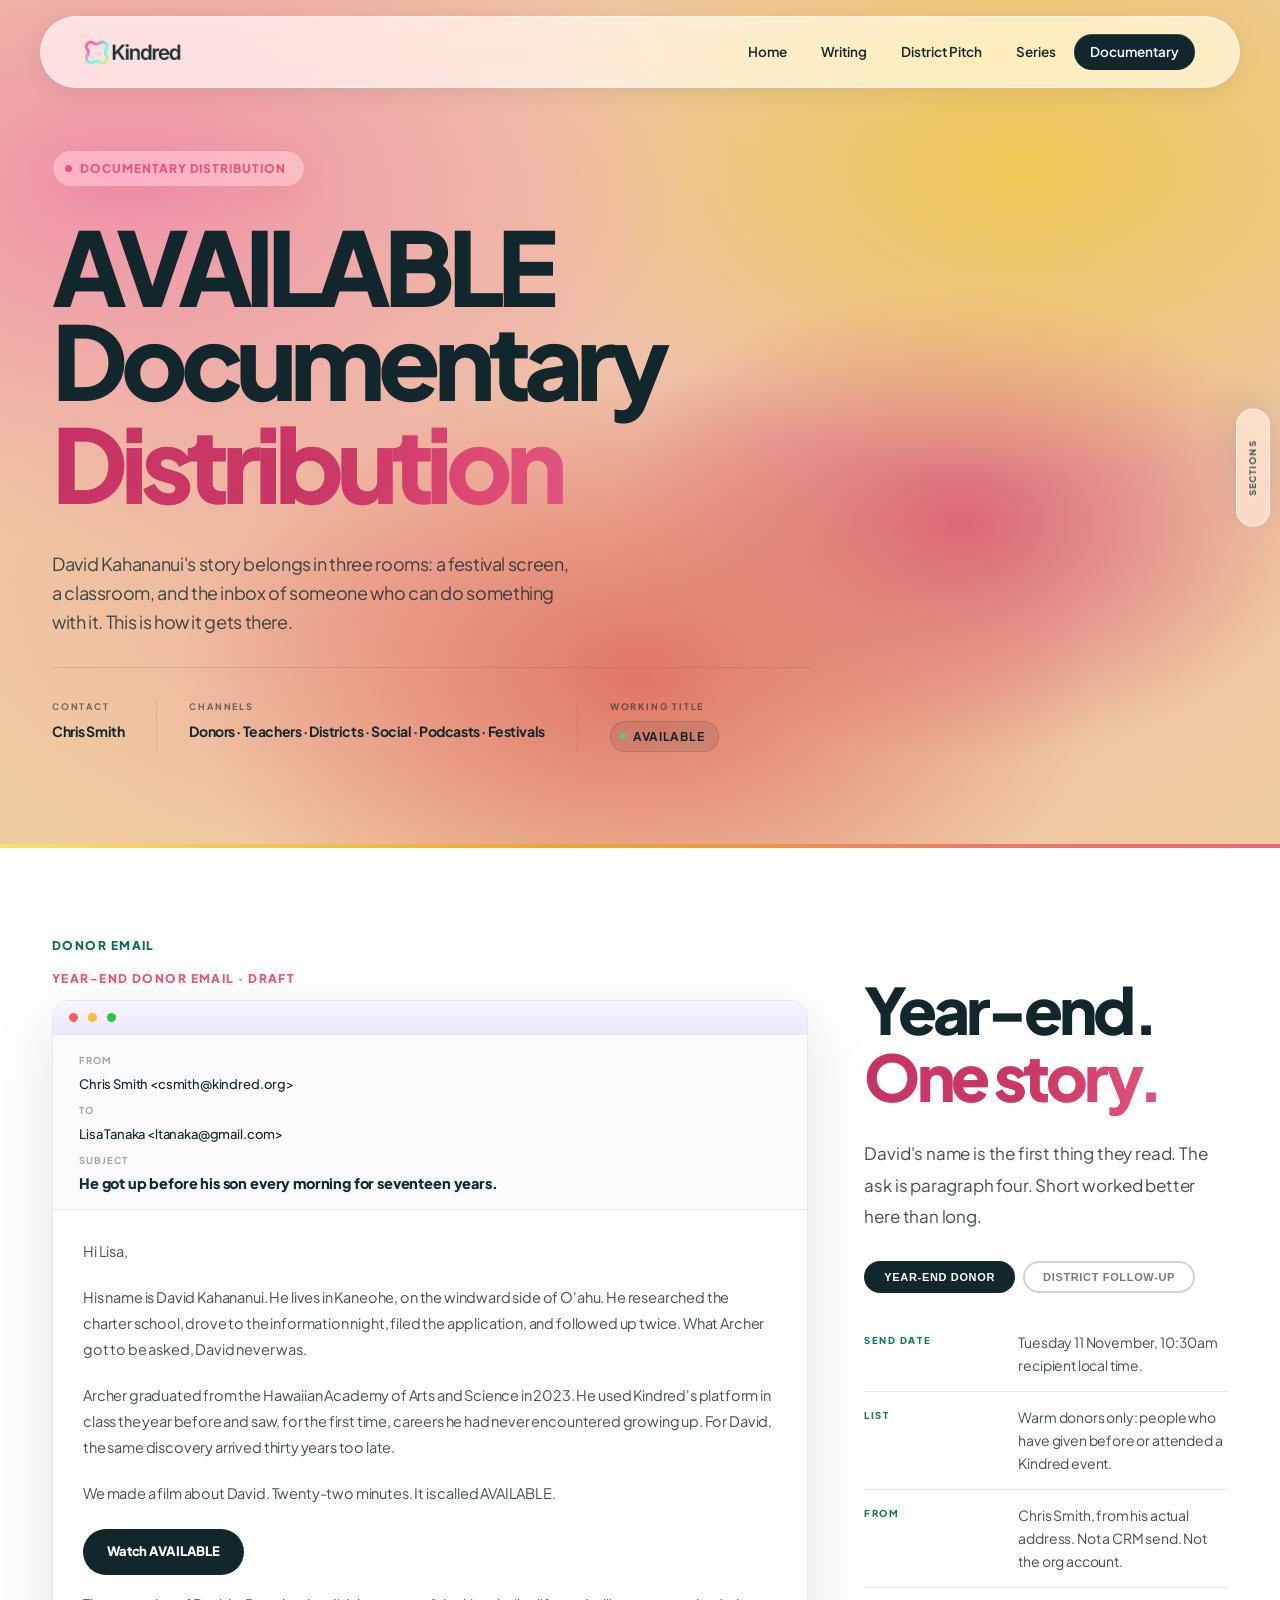
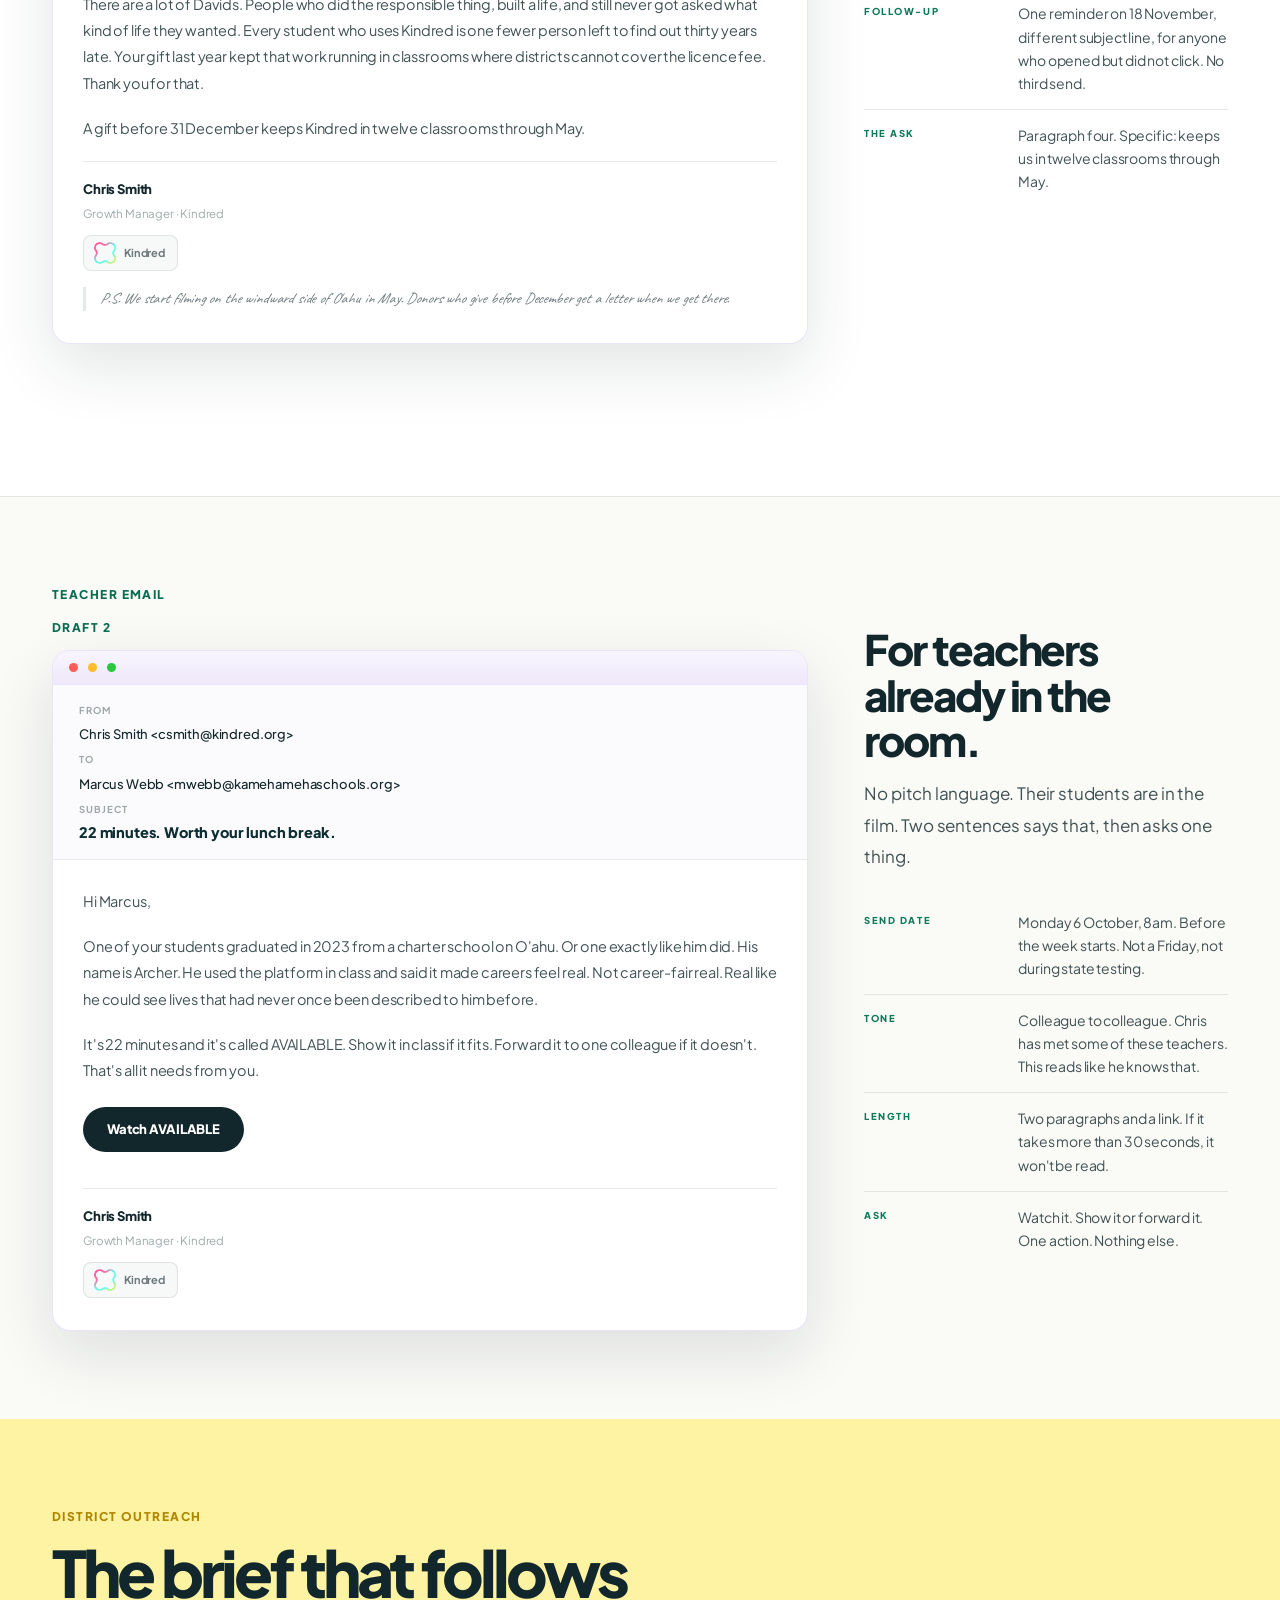
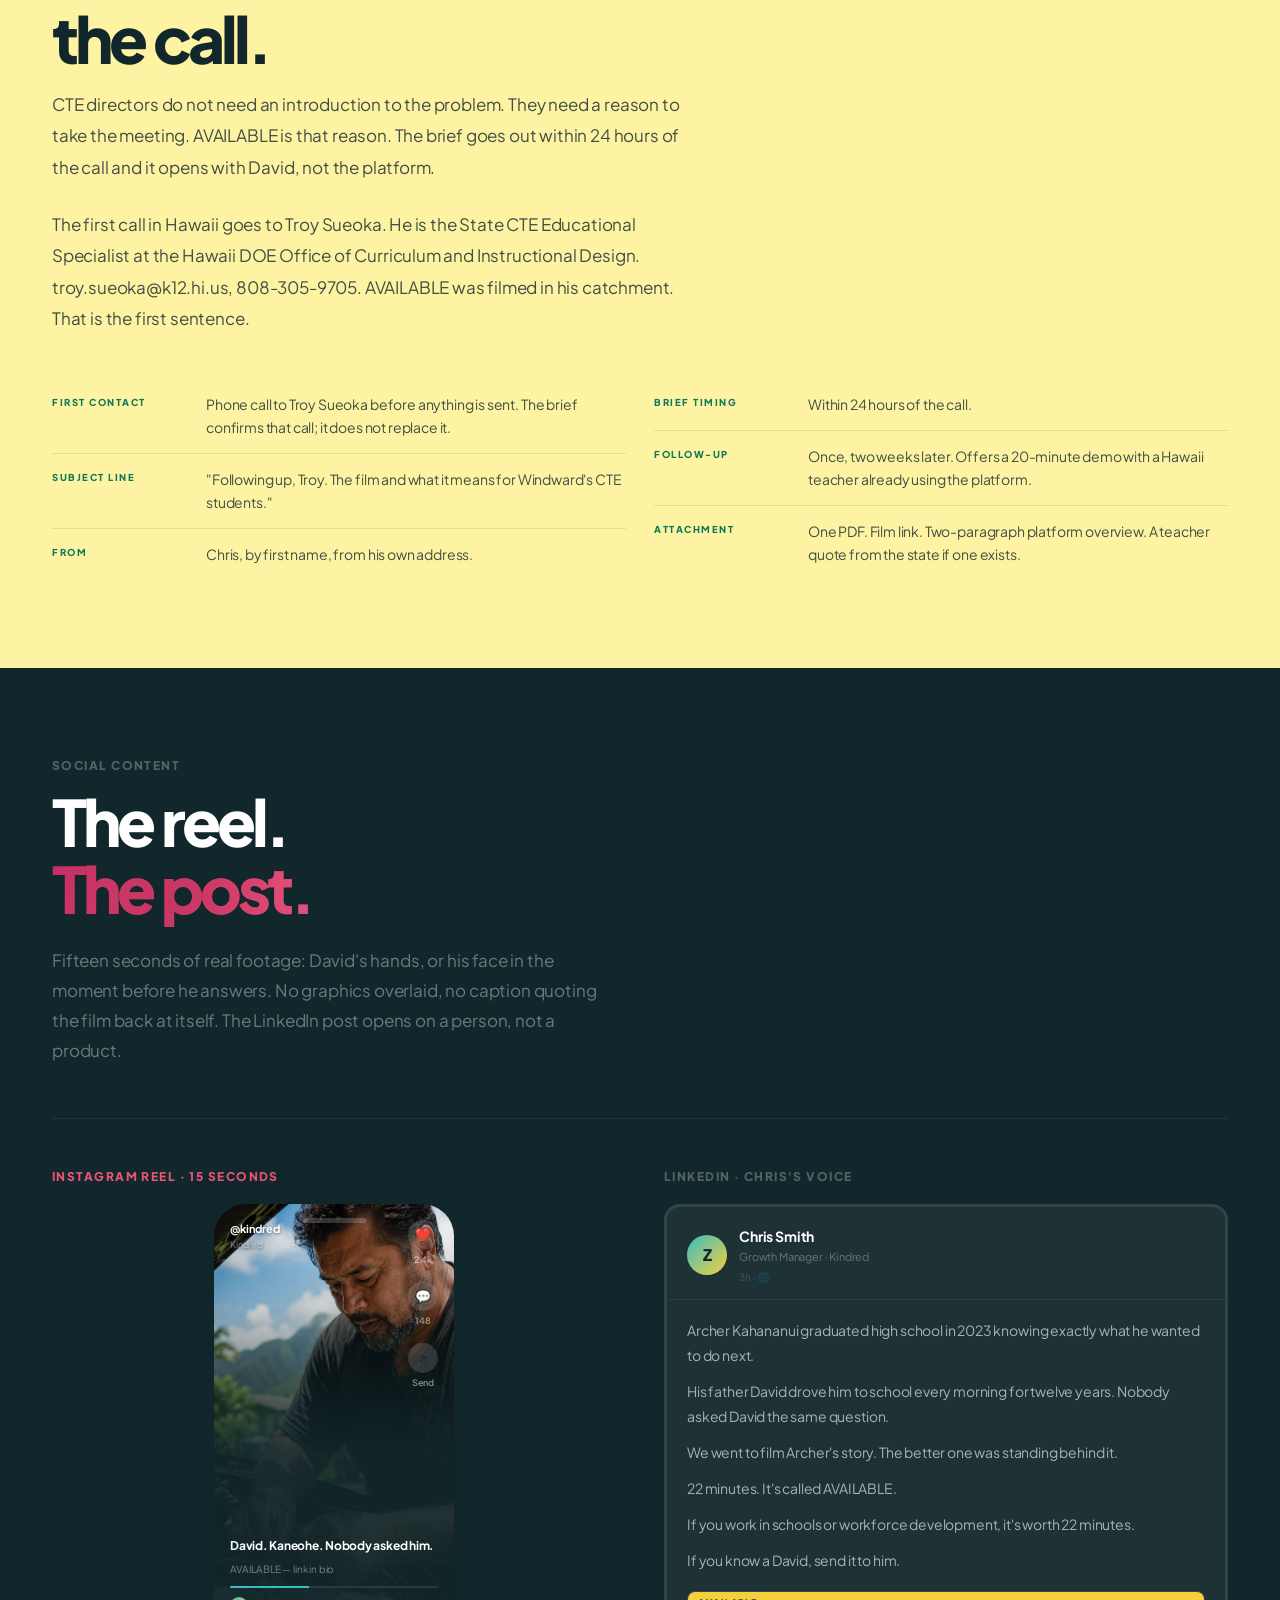
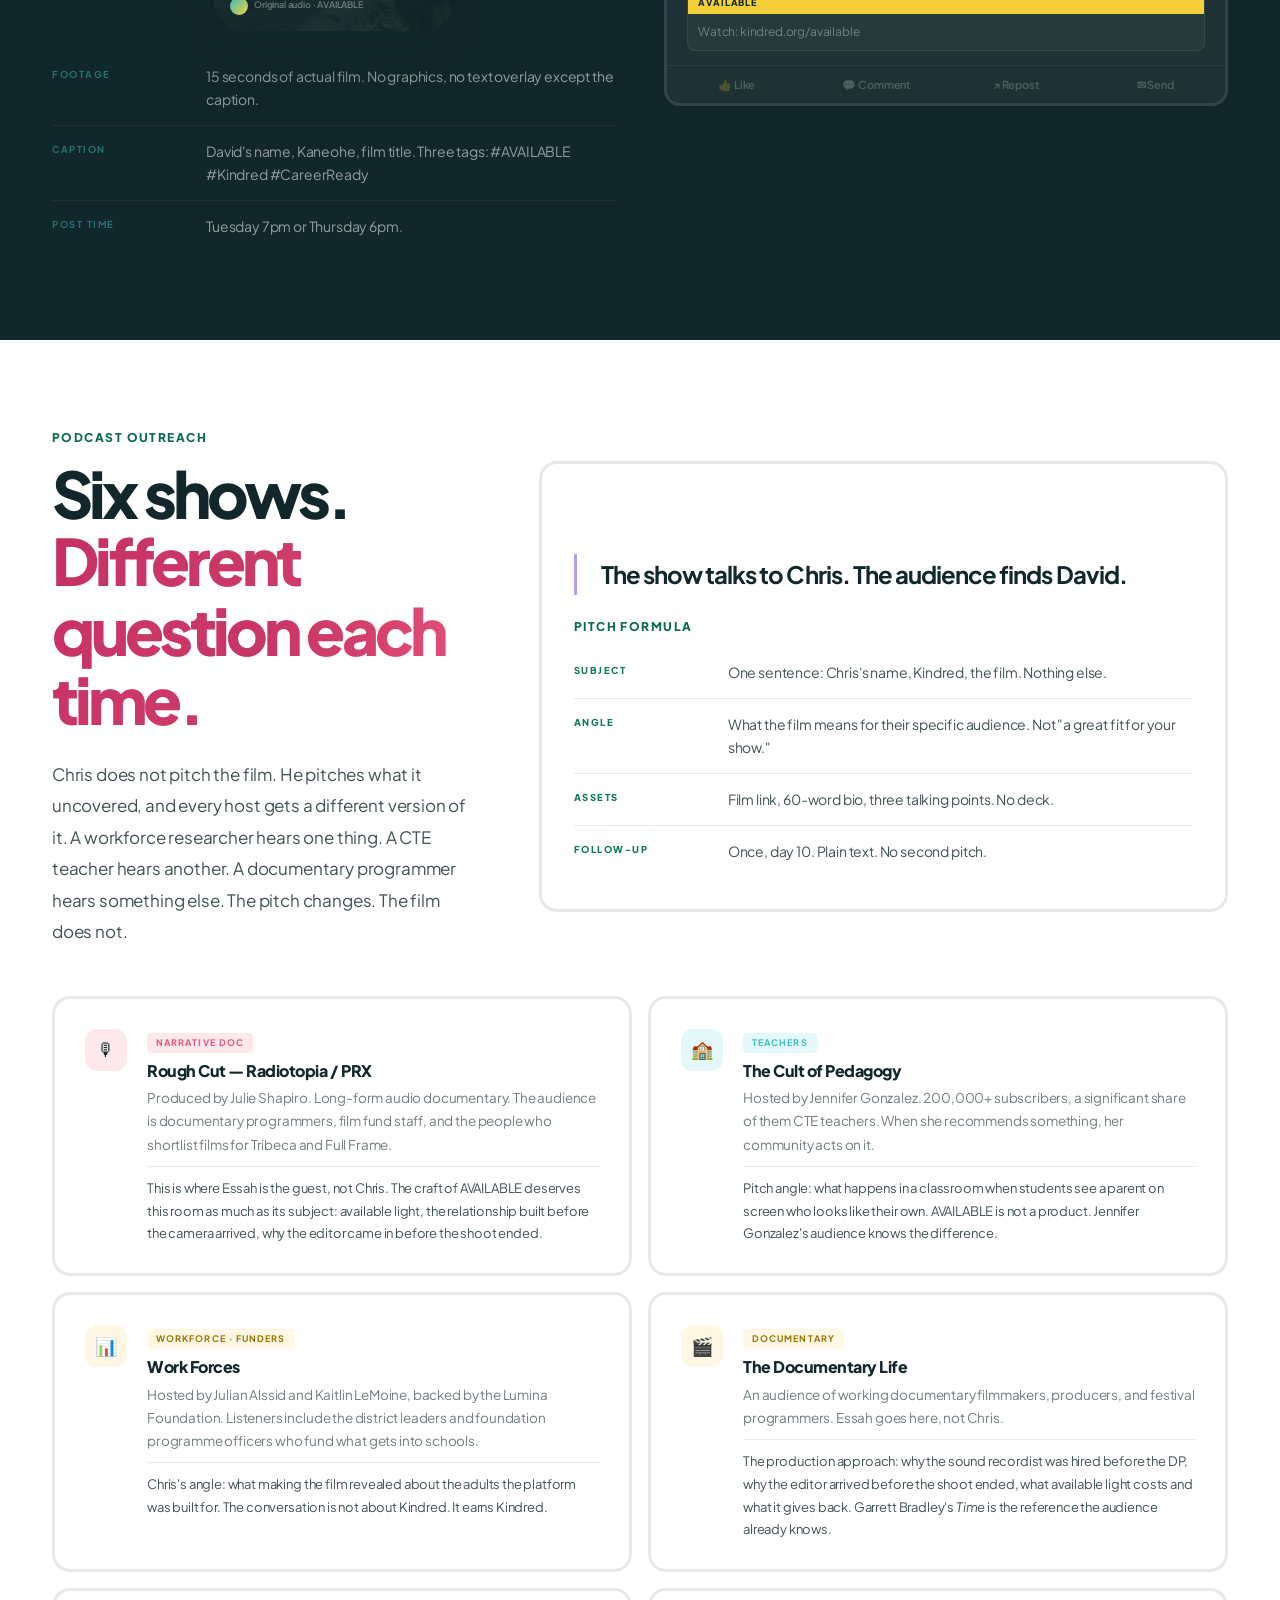
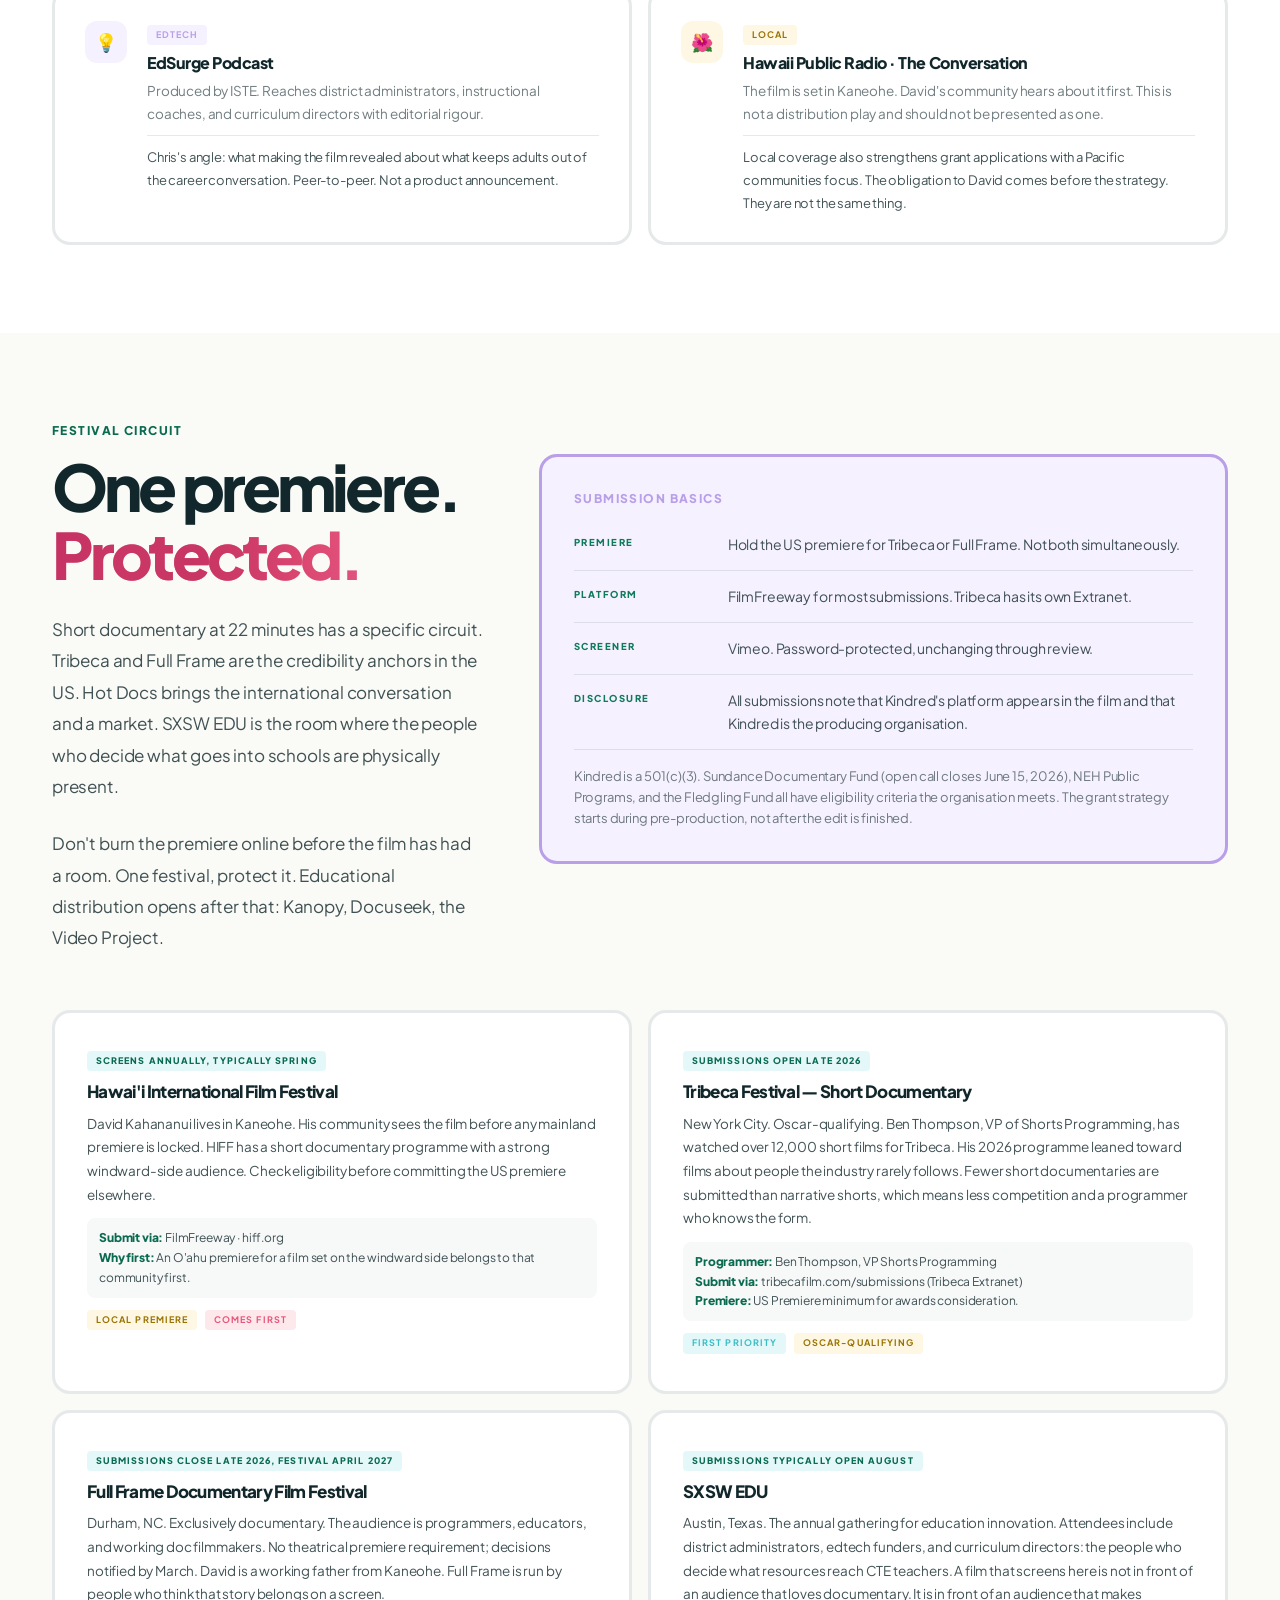
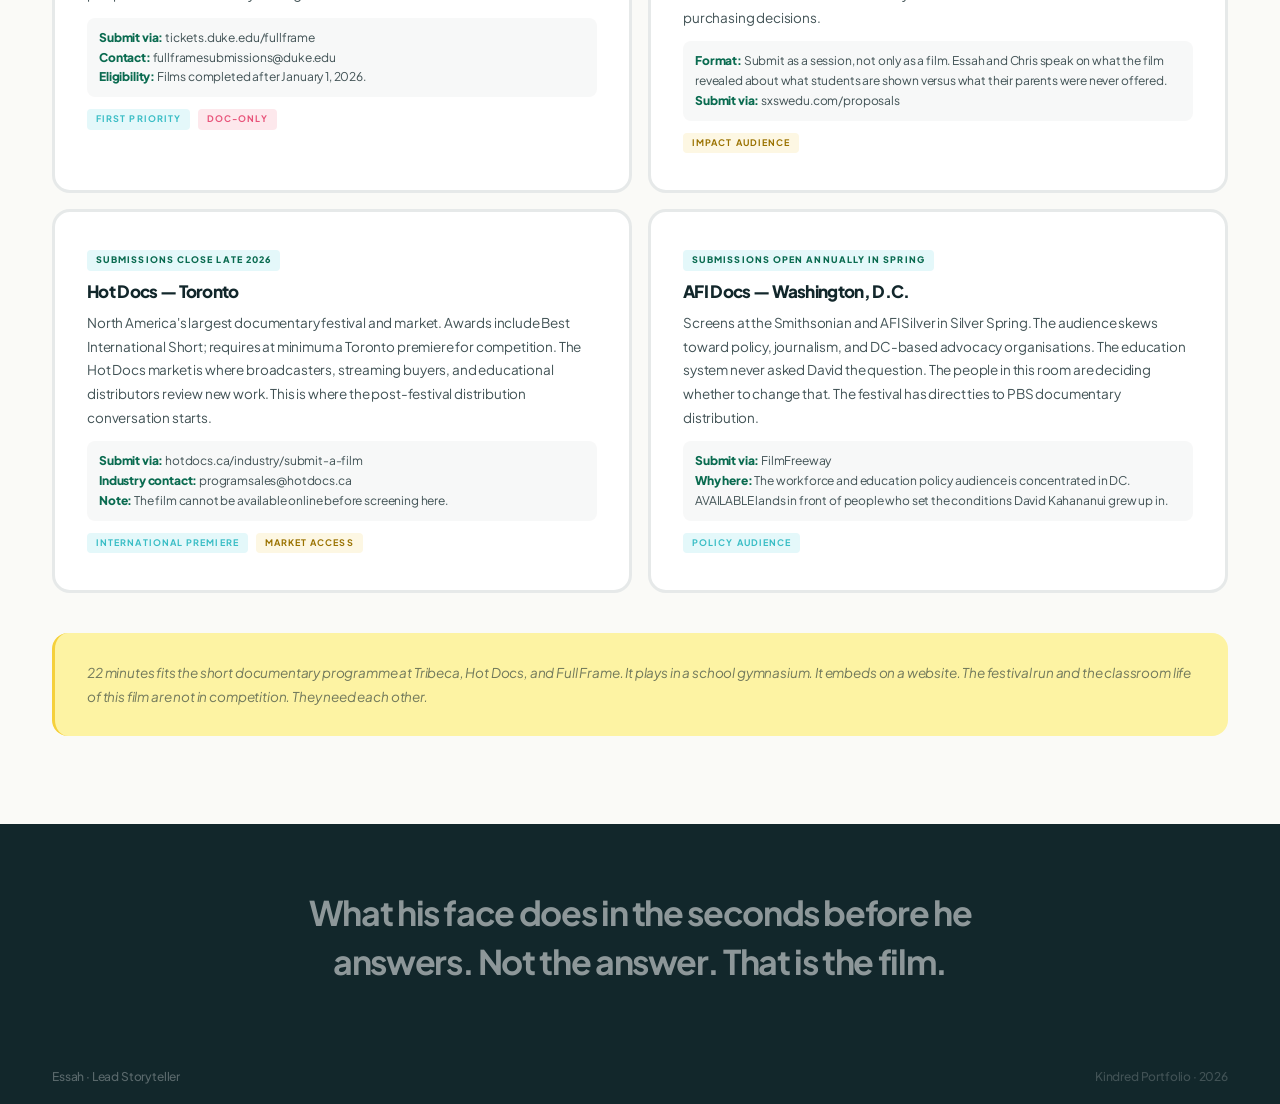
<file: documentary distribution.html>
<!DOCTYPE html>
<html lang="en">
<head>
<meta charset="UTF-8">
<meta name="viewport" content="width=device-width, initial-scale=1.0">
<link rel="icon" type="image/svg+xml" href="assets/brand/favicon.svg">
<title>AVAILABLE — Documentary Distribution</title>
<link href="https://fonts.googleapis.com/css2?family=Caveat:ital,wght@0,400;0,500;0,600;0,700;1,400;1,500;1,600;1,700&family=Plus+Jakarta+Sans:wght@300;400;500;600;700;800&display=swap" rel="stylesheet">
<style>
*,*::before,*::after{margin:0;padding:0;box-sizing:border-box;}
html{scroll-behavior:smooth;font-size:16px;}
body{margin:0;font-family:'Plus Jakarta Sans',sans-serif;letter-spacing:-0.01em;line-height:1.6;background:#FAFAF7;color:#12272B;overflow-x:hidden;}

:root{
  --dark:#12272B;
  --yellow:#F5D03B;
  --yellow-light:#FDF7E3;
  --yellow-pale:#FDF3A3;
  --cream:#F7F3EC;
  --cream2:#F2EDE3;
  --green:#3DD97A;
  --green-mid:#2FC96E;
  --green-light:#E2F8EC;
  --teal:#39BDC5;
  --teal-light:#E4F8FA;
  --pink:#E8547A;
  --pink-light:#FDE8EC;
  --lav:#B89FE8;
  --lav-light:#F5F1FF;
  --mint:#A8DDD4;
  --ink80:rgba(18,39,43,.8);
  --ink60:rgba(18,39,43,.6);
  --ink40:rgba(18,39,43,.4);
  --ink20:rgba(18,39,43,.2);
  --ink10:rgba(18,39,43,.1);
  --ink05:rgba(18,39,43,.05);
  --ink03:rgba(18,39,43,.03);
}

/* ─────────────────────────────────────
   HERO — exact v3 structure
───────────────────────────────────── */
@property --d-x1{syntax:'<percentage>';initial-value:10%;inherits:false;}
@property --d-y1{syntax:'<percentage>';initial-value:22%;inherits:false;}
@property --d-x2{syntax:'<percentage>';initial-value:80%;inherits:false;}
@property --d-y2{syntax:'<percentage>';initial-value:20%;inherits:false;}
@property --d-x3{syntax:'<percentage>';initial-value:50%;inherits:false;}
@property --d-y3{syntax:'<percentage>';initial-value:80%;inherits:false;}

.hero{
  background:
    radial-gradient(ellipse 70% 70% at var(--d-x1) var(--d-y1), rgba(239,145,170,.98) 0%, transparent 62%),
    radial-gradient(ellipse 65% 60% at var(--d-x2) var(--d-y2), rgba(236,200,82,.98) 0%, transparent 60%),
    radial-gradient(ellipse 60% 60% at var(--d-x3) var(--d-y3), rgba(224,117,100,.98) 0%, transparent 60%),
    radial-gradient(ellipse 55% 50% at 28% 72%, rgba(239,180,158,.98) 0%, transparent 58%),
    radial-gradient(ellipse 50% 50% at 75% 62%, rgba(216,92,116,.9) 0%, transparent 56%),
    radial-gradient(ellipse 100% 100% at 50% 50%, #EFC0AA 0%, #EFD09B 100%);
  animation: ddrift1 6s ease-in-out infinite alternate,
             ddrift2 6s ease-in-out infinite alternate,
             ddrift3 6s ease-in-out infinite alternate;
  padding:150px 52px 80px;
  position:relative;overflow:hidden;
  min-height:520px;
  display:flex;align-items:center;
}
@keyframes ddrift1{
  0%  {--d-x1:10%;--d-y1:22%;}
  33% {--d-x1:22%;--d-y1:36%;}
  66% {--d-x1:6%; --d-y1:14%;}
  100%{--d-x1:18%;--d-y1:30%;}
}
@keyframes ddrift2{
  0%  {--d-x2:80%;--d-y2:20%;}
  33% {--d-x2:90%;--d-y2:35%;}
  66% {--d-x2:74%;--d-y2:16%;}
  100%{--d-x2:86%;--d-y2:28%;}
}
@keyframes ddrift3{
  0%  {--d-x3:50%;--d-y3:80%;}
  33% {--d-x3:38%;--d-y3:88%;}
  66% {--d-x3:60%;--d-y3:74%;}
  100%{--d-x3:46%;--d-y3:84%;}
}
.hero-blob{display:none;}
.hero-blob2{display:none;}
.hero-blob3{display:none;}
.hero-inner{position:relative;z-index:2;max-width:760px;}

.hero-tag{
  display:inline-flex;align-items:center;gap:8px;
  background:rgba(255,255,255,.34);
  border:1px solid rgba(232,84,122,.42);
  border-radius:999px;
  padding:8px 18px 8px 12px;
  margin-bottom:32px;
  box-shadow:0 10px 30px rgba(232,84,122,.14);
  backdrop-filter:blur(16px) saturate(170%);
  -webkit-backdrop-filter:blur(16px) saturate(170%);
}
.hero-dot{
  width:7px;height:7px;border-radius:50%;
  background:var(--pink);flex-shrink:0;
  animation:pulse 2s ease-in-out infinite;
}
@keyframes pulse{0%{box-shadow:0 0 0 0 rgba(232,84,122,.5);}70%{box-shadow:0 0 0 7px rgba(232,84,122,0);}100%{box-shadow:0 0 0 0 rgba(232,84,122,0);}}
.hero-tag-text{font-size:12px;font-weight:800;letter-spacing:.08em;text-transform:uppercase;color:var(--pink);}

.hero h1{
  font-family:'Plus Jakarta Sans',sans-serif;
  font-size:clamp(64px,8vw,108px);
  font-weight:800;line-height:.92;
  letter-spacing:-0.07em;
  margin-bottom:24px;
  color:var(--dark);
}
.hero h1 em{font-style:normal;color:var(--pink);}

.hero-sub{
  font-family:'Plus Jakarta Sans',sans-serif;font-style:normal;font-size:18px;color:var(--ink80);max-width:520px;line-height:1.6;letter-spacing:-0.02em;margin-bottom:30px;
}

.hero-meta{
  display:flex;gap:0;flex-wrap:wrap;
  border-top:1px solid rgba(18,39,43,.1);
  padding-top:32px;margin-top:8px;
}
.hero-meta-item{
  padding-right:32px;
  border-right:1px solid rgba(18,39,43,.1);
  margin-right:32px;margin-bottom:12px;
}
.hero-meta-item:last-child{border-right:none;margin-right:0;}
.hero-meta-label{font-size:9px;font-weight:700;letter-spacing:.2em;text-transform:uppercase;color:var(--ink60);margin-bottom:6px;}
.hero-meta-value{font-size:14px;font-weight:700;letter-spacing:-0.03em;color:var(--dark);}

.title-badge{
  display:inline-flex;align-items:center;gap:7px;
  background:rgba(18,39,43,.09);border:1px solid rgba(18,39,43,.14);
  border-radius:999px;padding:5px 14px 5px 9px;
  font-size:12px;font-weight:700;letter-spacing:.06em;text-transform:uppercase;color:var(--dark);
}
.title-badge-dot{
  width:6px;height:6px;border-radius:50%;
  background:var(--green);flex-shrink:0;
  animation:pulseGreen 2s ease-in-out infinite;
}
@keyframes pulseGreen{0%{box-shadow:0 0 0 0 rgba(61,217,122,.5);}70%{box-shadow:0 0 0 6px rgba(61,217,122,0);}100%{box-shadow:0 0 0 0 rgba(61,217,122,0);}}

/* ─────────────────────────────────────
   SHARED LABELS / EYEBROWS
───────────────────────────────────── */
.eyebrow{font-size:12px;font-weight:800;letter-spacing:.12em;text-transform:uppercase;color:#0A6B50;display:block;margin-bottom:14px;}
.eyebrow-lav{color:var(--lav);}
.eyebrow-pink{color:var(--pink);}
.eyebrow-green{color:var(--green-mid);}
.eyebrow-yellow{color:#B08600;}

/* ─────────────────────────────────────
   HEADINGS
───────────────────────────────────── */
.sec-h2{
  font-family:'Plus Jakarta Sans',sans-serif;
  font-size:clamp(38px,5vw,64px);
  font-weight:800;letter-spacing:-0.06em;line-height:1.02;
}
.sec-h2 em,.hero h1 em{
  display:inline-block;
  padding-right:.09em;
  padding-bottom:.08em;
  margin-right:-.035em;
  line-height:1.08;
  font-style:normal;
  color:inherit;
  background:
    radial-gradient(circle at 20% 28%, #C73564 0%, transparent 32%),
    radial-gradient(circle at 76% 64%, #F05B4F 0%, transparent 34%),
    linear-gradient(115deg,#C22E61 0%,#E8547A 36%,#C75AA0 68%,#F06A42 100%);
  background-size:220% 220%;
  -webkit-background-clip:text;
  background-clip:text;
  -webkit-text-fill-color:transparent;
  animation:accentFlow 6s ease-in-out infinite;
}
@keyframes accentFlow{0%{background-position:0% 45%;}50%{background-position:100% 55%;}100%{background-position:0% 45%;}}
.sec-h2 .pk{color:var(--pink);}
.sec-h2 .yw{color:var(--yellow);}
.sec-h3{
  font-family:'Plus Jakarta Sans',sans-serif;
  font-size:clamp(26px,3.6vw,42px);
  font-weight:800;letter-spacing:-0.05em;line-height:1.08;
}

/* ─────────────────────────────────────
   BODY TEXT
───────────────────────────────────── */
.body-prose{font-size:clamp(15px,1.5vw,17px);line-height:1.85;color:var(--ink80);letter-spacing:-0.01em;}
.body-prose p{margin-bottom:1.5em;}
.body-prose p:last-child{margin-bottom:0;}
.body-sm{font-size:13.5px;line-height:1.75;color:var(--ink60);}

.pull-quote{
  font-size:clamp(17px,2.2vw,24px);font-weight:700;letter-spacing:-0.04em;line-height:1.4;
  color:var(--dark);border-left:3px solid var(--teal);
  padding:4px 0 4px 24px;margin:2.4em 0;
}
.pull-quote.lav{border-left-color:var(--lav);}
.pull-quote.yellow{border-left-color:var(--yellow);}

/* ─────────────────────────────────────
   SECTIONS
───────────────────────────────────── */
.section{padding:88px 52px;}
.section-tight{padding:64px 52px;}
.w{max-width:1260px;margin:0 auto;}

.bg-white{background:#fff;}
.bg-cream{background:#FAFAF7;}
.bg-dark{background:var(--dark);}
.bg-teal{background:var(--teal-light);}
.bg-lav{background:var(--lav-light);}
.bg-pink{background:var(--pink-light);}
.bg-green{background:var(--green-light);}
.bg-yellow{background:var(--yellow-pale);}

.g2{display:grid;grid-template-columns:1fr 1fr;gap:28px;}
.g3{display:grid;grid-template-columns:repeat(3,1fr);gap:20px;}
.g-asym{display:grid;grid-template-columns:1.15fr 0.85fr;gap:64px;align-items:start;}
.g-left{display:grid;grid-template-columns:1fr 1.6fr;gap:56px;align-items:start;}
.g-right{display:grid;grid-template-columns:1.6fr 1fr;gap:56px;align-items:start;}

.divider{width:100%;height:1px;background:var(--ink10);}
.divider-dark{width:100%;height:1px;background:rgba(255,255,255,.07);}

/* ─────────────────────────────────────
   CALLOUT BOXES
───────────────────────────────────── */
.callout{border-radius:16px;padding:28px 32px;border-left:3px solid var(--teal);background:var(--teal-light);}
.callout.lav{background:var(--lav-light);border-left-color:var(--lav);}
.callout.yellow{background:var(--yellow-pale);border-left-color:var(--yellow);}
.callout.pink{background:var(--pink-light);border-left-color:var(--pink);}

/* ─────────────────────────────────────
   BRIEF TABLE
───────────────────────────────────── */
.brief{display:grid;grid-template-columns:140px 1fr;gap:14px;padding:14px 0;border-bottom:1px solid var(--ink10);align-items:start;}
.brief:last-child{border-bottom:none;}
.bk{font-size:9.5px;font-weight:800;letter-spacing:.16em;text-transform:uppercase;color:#0F7A5A;padding-top:2px;}
.bv{font-size:14px;line-height:1.65;color:var(--ink80);}
.brief-dark{display:grid;grid-template-columns:140px 1fr;gap:14px;padding:14px 0;border-bottom:1px solid rgba(255,255,255,.06);align-items:start;}
.brief-dark:last-child{border-bottom:none;}
.brief-dark .bk{font-size:9.5px;font-weight:700;letter-spacing:.16em;text-transform:uppercase;color:rgba(57,189,197,.5);padding-top:2px;}
.brief-dark .bv{font-size:14px;line-height:1.65;color:rgba(255,255,255,.55);}

/* ─────────────────────────────────────
   GENERIC CARD (outlined)
───────────────────────────────────── */
.card-outline{
  background:#fff;border:3px solid var(--ink10);
  border-radius:18px;padding:32px;
  transition:transform .2s,box-shadow .2s;
}
.card-outline:hover{transform:translateY(-3px);box-shadow:0 14px 40px rgba(18,39,43,.07);}
.card-outline.lav{border-color:var(--lav);background:var(--lav-light);}

/* ─────────────────────────────────────
   EMAIL MOCK
───────────────────────────────────── */
.email-shell{background:#fff;border-radius:18px;overflow:hidden;box-shadow:0 22px 64px rgba(18,39,43,.12);border:1px solid rgba(184,159,232,.28);}
.email-bar{background:linear-gradient(180deg,#F8F5FF 0%,#EEE8FA 100%);padding:12px 16px;display:flex;align-items:center;gap:6px;border-bottom:1px solid rgba(184,159,232,.18);}
.e-dot{width:9px;height:9px;border-radius:50%;}
.email-head{background:#FBFAFD;padding:18px 26px 14px;border-bottom:1px solid rgba(18,39,43,.08);}
.erow{margin-bottom:7px;}
.erow:last-child{margin-bottom:0;}
.ek{font-size:9.5px;font-weight:700;color:var(--ink40);letter-spacing:.1em;text-transform:uppercase;display:block;margin-bottom:2px;}
.ev{font-size:13px;color:var(--dark);font-weight:500;}
.ev.sub{font-size:14.5px;font-weight:900;color:#0D2E32;}
.email-body{padding:28px 30px 32px;font-size:14.5px;line-height:1.82;color:var(--ink80);}
.email-body p{margin-bottom:1.3em;}
.email-body p:last-child{margin-bottom:0;}
.email-cta{display:inline-block;background:var(--dark);color:white;padding:11px 24px;border-radius:999px;font-size:13px;font-weight:800;text-decoration:none;margin:4px 0 16px;letter-spacing:-.01em;}
.email-sig{border-top:1px solid var(--ink10);margin-top:20px;padding-top:16px;}
.sig-name{font-size:13px;font-weight:800;color:var(--dark);margin-bottom:2px;}
.sig-role{font-size:11.5px;color:var(--ink40);}
.sig-logo{margin-top:10px;display:inline-flex;align-items:center;gap:8px;background:var(--ink03);border:1px solid var(--ink10);border-radius:8px;padding:6px 12px 6px 10px;}
.logo-ph{width:22px;height:22px;border-radius:5px;background:var(--ink10);border:1.5px dashed var(--ink20);display:flex;align-items:center;justify-content:center;font-size:7px;font-weight:800;color:var(--ink40);letter-spacing:.02em;}
.sig-lname{font-size:11px;font-weight:700;color:var(--ink60);}
.email-ps{margin-top:16px;font-size:15px;color:var(--ink60);font-style:italic;border-left:3px solid var(--ink10);padding-left:14px;font-family:'Caveat',cursive;line-height:1.6;}

/* ─────────────────────────────────────
   PHONE MOCK
───────────────────────────────────── */
.phone-wrap{max-width:240px;margin:0 auto;}
.phone-shell{background:#0D1F22;border-radius:32px;overflow:hidden;aspect-ratio:9/16;position:relative;box-shadow:0 24px 64px rgba(18,39,43,.28);}
.phone-notch{position:absolute;top:14px;left:50%;transform:translateX(-50%);width:64px;height:5px;background:rgba(255,255,255,.18);border-radius:3px;z-index:10;}
.phone-bg{position:absolute;inset:0;background:linear-gradient(155deg,#1B3238 0%,#0C1D22 100%);z-index:1;}
.phone-img{position:absolute;inset:0;width:100%;height:100%;object-fit:cover;z-index:2;}
.phone-overlay{position:absolute;inset:0;z-index:3;background:linear-gradient(to top,rgba(18,39,43,.92) 42%,rgba(18,39,43,.18) 76%,transparent 100%);}
.phone-img-note{position:absolute;inset:0;z-index:2;display:flex;align-items:center;justify-content:center;padding:28px;text-align:center;}
.phone-img-note p{font-size:10px;color:rgba(255,255,255,.26);line-height:1.55;}
.phone-img-note p strong{display:block;font-size:9px;font-weight:700;letter-spacing:.1em;text-transform:uppercase;color:rgba(255,255,255,.16);margin-bottom:6px;}
.phone-ui{position:absolute;inset:0;z-index:4;display:flex;flex-direction:column;justify-content:space-between;padding:16px;}
.phone-top{display:flex;justify-content:space-between;align-items:flex-start;}
.phone-handle{font-size:11px;font-weight:700;color:white;text-shadow:0 1px 3px rgba(0,0,0,.5);}
.phone-handle small{display:block;font-size:9px;font-weight:500;color:rgba(255,255,255,.42);margin-top:1px;}
.phone-actions{display:flex;flex-direction:column;gap:14px;align-items:center;}
.phone-action{display:flex;flex-direction:column;align-items:center;gap:3px;}
.phone-action-icon{width:30px;height:30px;border-radius:50%;background:rgba(255,255,255,.14);display:flex;align-items:center;justify-content:center;font-size:13px;}
.phone-action-n{font-size:9px;color:rgba(255,255,255,.5);font-weight:600;}
.phone-bottom{display:flex;flex-direction:column;gap:5px;}
.phone-cap{font-size:12px;font-weight:700;color:white;letter-spacing:-.02em;}
.phone-cap-sub{font-size:10px;color:rgba(255,255,255,.42);}
.phone-bar{height:2px;background:linear-gradient(to right,var(--teal) 38%,rgba(255,255,255,.1) 38%);border-radius:2px;margin:4px 0;}
.phone-disc{display:flex;align-items:center;gap:6px;}
.disc-icon{width:18px;height:18px;border-radius:50%;background:linear-gradient(135deg,var(--teal),var(--yellow));flex-shrink:0;}
.disc-txt{font-size:9px;color:rgba(255,255,255,.36);font-weight:600;}

/* ─────────────────────────────────────
   LINKEDIN MOCK
───────────────────────────────────── */
.li-card{background:rgba(255,255,255,.05);border:3px solid rgba(255,255,255,.09);border-radius:16px;overflow:hidden;}
.li-head{padding:18px 20px 14px;display:flex;align-items:center;gap:12px;border-bottom:1px solid rgba(255,255,255,.06);}
.li-avatar{width:40px;height:40px;border-radius:50%;background:linear-gradient(135deg,var(--teal),var(--yellow));display:flex;align-items:center;justify-content:center;font-size:16px;font-weight:800;color:var(--dark);flex-shrink:0;}
.li-name{font-size:14px;font-weight:700;color:white;}
.li-role{font-size:11px;color:rgba(255,255,255,.32);margin-top:1px;}
.li-time{font-size:10px;color:rgba(255,255,255,.18);margin-top:3px;}
.li-text{padding:18px 20px;font-size:14px;line-height:1.78;color:rgba(255,255,255,.62);}
.li-text p{margin-bottom:.8em;}
.li-text p:last-child{margin-bottom:0;}
.li-link{margin:0 20px 14px;background:rgba(255,255,255,.04);border:1px solid rgba(255,255,255,.07);border-radius:8px;overflow:hidden;}
.li-link-tag{background:var(--yellow);color:var(--dark);font-size:9px;font-weight:800;letter-spacing:.1em;text-transform:uppercase;padding:4px 10px;}
.li-link-title{font-size:12px;color:rgba(255,255,255,.36);padding:8px 10px;}
.li-actions{display:flex;border-top:1px solid rgba(255,255,255,.06);}
.li-actions span{flex:1;text-align:center;padding:10px 0;font-size:11px;color:rgba(255,255,255,.22);font-weight:600;}

/* ─────────────────────────────────────
   DISTRICT SLIDE
───────────────────────────────────── */
.dist-slide{background:var(--dark);border-radius:18px;padding:40px 44px;display:flex;flex-direction:column;justify-content:space-between;position:relative;overflow:hidden;min-height:260px;}
.slide-glow{position:absolute;inset:0;pointer-events:none;background:radial-gradient(ellipse 60% 65% at 85% 50%,rgba(57,189,197,.14) 0%,transparent 55%),radial-gradient(ellipse 40% 45% at 5% 88%,rgba(245,208,59,.09) 0%,transparent 50%);}
.slide-label{font-size:9px;font-weight:700;letter-spacing:.22em;text-transform:uppercase;color:rgba(255,255,255,.22);margin-bottom:10px;}
.slide-title{font-size:clamp(28px,4vw,48px);font-weight:800;letter-spacing:-0.05em;color:white;line-height:1.1;margin-bottom:28px;}
.slide-stats{display:grid;grid-template-columns:repeat(3,1fr);gap:16px;}
.slide-box{background:rgba(255,255,255,.06);border-radius:10px;padding:14px;border-left:3px solid;}
.slide-n{font-size:clamp(22px,3vw,34px);font-weight:800;letter-spacing:-0.07em;color:white;margin-bottom:4px;}
.slide-d{font-size:10px;color:rgba(255,255,255,.4);line-height:1.5;}

/* ─────────────────────────────────────
   PODCAST CARDS
───────────────────────────────────── */
.pod-card{background:#fff;border:3px solid var(--ink10);border-radius:18px;padding:28px 30px;display:flex;gap:20px;transition:transform .2s,box-shadow .2s;}
.pod-card:hover{transform:translateY(-3px);box-shadow:0 14px 40px rgba(18,39,43,.07);}
.pod-icon{width:42px;height:42px;border-radius:12px;display:flex;align-items:center;justify-content:center;font-size:18px;flex-shrink:0;margin-top:2px;}
.pod-tag{font-size:9px;font-weight:700;letter-spacing:.12em;text-transform:uppercase;padding:3px 9px;border-radius:4px;display:inline-block;margin-bottom:8px;}
.pod-title{font-size:16px;font-weight:800;letter-spacing:-0.03em;color:var(--dark);margin-bottom:6px;line-height:1.2;}
.pod-host{font-size:13.5px;line-height:1.72;color:var(--ink60);margin-bottom:10px;}
.pod-why{font-size:13px;line-height:1.75;color:var(--ink80);border-top:1px solid var(--ink10);padding-top:10px;margin-top:10px;}

/* ─────────────────────────────────────
   FESTIVAL CARDS
───────────────────────────────────── */
.fest-card{background:#fff;border:3px solid var(--ink10);border-radius:18px;padding:32px;transition:transform .2s,box-shadow .2s;}
.fest-card:hover{transform:translateY(-3px);box-shadow:0 14px 40px rgba(18,39,43,.07);}
.fest-window{display:inline-block;background:var(--teal-light);color:#0A6B50;font-size:9px;font-weight:800;letter-spacing:.12em;text-transform:uppercase;padding:3px 9px;border-radius:4px;margin-bottom:10px;}
.fest-name{font-size:17px;font-weight:800;letter-spacing:-0.04em;color:var(--dark);margin-bottom:10px;line-height:1.2;}
.fest-detail{font-size:13.5px;line-height:1.75;color:var(--ink80);margin-bottom:12px;}
.fest-contact{background:var(--ink03);border-radius:8px;padding:10px 12px;font-size:12px;color:var(--ink80);line-height:1.65;}
.fest-contact strong{color:#0A6B50;font-weight:800;}
.fest-tag{display:inline-block;font-size:9px;font-weight:700;letter-spacing:.12em;text-transform:uppercase;padding:3px 9px;border-radius:4px;margin-right:5px;margin-bottom:5px;margin-top:12px;}

/* ─────────────────────────────────────
   TABS
───────────────────────────────────── */
.tab-row{display:flex;gap:8px;flex-wrap:wrap;margin-bottom:24px;}
.tab-btn{padding:8px 18px;border-radius:999px;font-size:11px;font-weight:700;letter-spacing:.06em;text-transform:uppercase;cursor:pointer;border:2px solid var(--ink20);background:transparent;color:var(--ink60);transition:all .18s;}
.tab-btn.active,.tab-btn:hover{background:var(--dark);color:white;border-color:var(--dark);}
.tab-pane{display:none;}
.tab-pane.active{display:block;animation:fadein .22s ease;}
@keyframes fadein{from{opacity:0;transform:translateY(5px)}to{opacity:1;transform:translateY(0)}}

/* ─────────────────────────────────────
   CLOSING
───────────────────────────────────── */
.closing-quote{font-size:clamp(20px,2.8vw,34px);font-weight:700;letter-spacing:-0.04em;line-height:1.45;color:rgba(255,255,255,.52);}

/* ─────────────────────────────────────
   ANIMATIONS
───────────────────────────────────── */
.fade-up{opacity:0;transform:translateY(18px);transition:opacity .65s ease,transform .65s ease;}
.fade-up.visible{opacity:1;transform:translateY(0);}
.reveal{opacity:0;transform:translateY(16px);transition:opacity .65s ease,transform .65s ease;}
.reveal.in{opacity:1;transform:translateY(0);}

/* ─────────────────────────────────────
   RESPONSIVE
───────────────────────────────────── */
@media(max-width:960px){
  .hero{padding:150px 24px 80px;}
  .section,.section-tight{padding-left:24px;padding-right:24px;}
  .g2,.g3,.g-asym,.g-left,.g-right{grid-template-columns:1fr;gap:24px;}
  .slide-stats{grid-template-columns:1fr 1fr;}
  .pod-card{flex-direction:column;gap:12px;}
}
@media(max-width:560px){
  .hero{padding-top:132px;padding-bottom:64px;min-height:430px;}
  .hero h1{font-size:clamp(48px,16vw,70px);}
  .hero-sub{font-size:14px;}
  .hero-meta{grid-template-columns:1fr;}
  .email-shell,.dist-slide,.pod-card,.fest-card{border-radius:14px;}
  .phone-wrap{max-width:220px;}
  .slide-stats{grid-template-columns:1fr;}
  .section,.section-tight{padding-left:18px;padding-right:18px;}
}
</style>
<link rel="stylesheet" href="kindred-nav.css?v=3">
</head>
<body>
<!-- SHARED NAV -->
<nav class="hs-nav" aria-label="Primary navigation">
  <a class="hs-nav-brand" href="index.html" aria-label="Kindred home">
    <span class="hs-nav-logo" aria-hidden="true"></span>
  </a>
  <ul class="hs-nav-links">
    <li><a class="hs-nav-item" href="index.html">Home</a></li>
    <li class="hs-nav-menu">
      <a class="hs-nav-item" href="Writing%20pages/what%20the%20file%20doesnt%20say.html">Writing</a>
      <div class="hs-nav-dropdown" aria-label="Writing pages">
        <a href="Writing%20pages/what%20the%20file%20doesnt%20say.html">Article 1</a>
        <a href="Writing%20pages/didnt%20route%20them.html">Article 2</a>
        <a href="Writing%20pages/three%20foot%20gap.html">Article 3</a>
      </div>
    </li>
    <li><a class="hs-nav-item" href="compton%20pitch.html">District Pitch</a></li>
    <li><a class="hs-nav-item" href="series.html">Series</a></li>
    <li class="hs-nav-menu">
      <a class="hs-nav-item is-active" href="documentary%20treatment.html">Documentary</a>
      <div class="hs-nav-dropdown" aria-label="Documentary pages">
        <a href="documentary%20treatment.html">Treatment</a>
        <a class="is-active" href="documentary%20distribution.html">Distribution</a>
      </div>
    </li>
  </ul>
</nav>
<!-- SECTION RAIL -->
<nav class="hs-section-rail" aria-label="Section navigation">
  <div class="hs-section-rail-tab">Sections</div>
  <div class="hs-section-rail-panel">
    <div class="hs-section-rail-kicker">On this page</div>
    <a href="#top">Top</a>
    <a href="#email">Email</a>
    <a href="#teacher">Teachers</a>
    <a href="#district">District</a>
    <a href="#social">Social</a>
    <a href="#podcasts">Podcasts</a>
    <a href="#festivals">Festivals</a>
  </div>
</nav>

<!-- ══════════════════════════════════
     HERO — exact v3 badge/title/sub structure
══════════════════════════════════ -->
<section id="top" class="hero">
  <div class="hero-blob"></div>
  <div class="hero-blob2"></div>
  <div class="hero-blob3"></div>
  <div class="hero-inner">

    <!-- badge — exact v3 position, above h1 -->
    <div class="hero-tag">
      <div class="hero-dot"></div>
      <span class="hero-tag-text">Documentary Distribution</span>
    </div>

    <!-- title -->
    <h1 class="fade-up">AVAILABLE<br>Documentary <em>Distribution</em></h1>

    <!-- subtitle — directly below h1, exact v3 relationship -->
    <p class="hero-sub fade-up">David Kahananui's story belongs in three rooms: a festival screen, a classroom, and the inbox of someone who can do something with it. This is how it gets there.</p>

      <div class="hero-meta fade-up">
      <div class="hero-meta-item">
        <p class="hero-meta-label">Contact</p>
        <p class="hero-meta-value">Chris Smith</p>
      </div>
      <div class="hero-meta-item">
        <p class="hero-meta-label">Channels</p>
        <p class="hero-meta-value">Donors · Teachers · Districts · Social · Podcasts · Festivals</p>
      </div>
      <div class="hero-meta-item">
        <p class="hero-meta-label">Working Title</p>
        <div class="title-badge">
          <div class="title-badge-dot"></div>
          AVAILABLE
        </div>
      </div>
    </div>

  </div>
</section>
<div class="hs-hero-divider"></div><!-- ══════════════════════════════════
     DONOR EMAIL
══════════════════════════════════ -->
<section class="section bg-white" id="email">
  <div class="w">
    <span class="eyebrow">Donor Email</span>

    <div class="g-right" style="grid-template-columns:2.08fr 1fr;margin-bottom:64px;">

      <!-- email mock -->
      <div>
        <span class="eyebrow eyebrow-pink" style="margin-bottom:12px;">Year-End Donor Email · Draft</span>
        <div class="email-shell">
          <div class="email-bar">
            <div class="e-dot" style="background:#FF5F57;"></div>
            <div class="e-dot" style="background:#FEBC2E;margin-left:4px;"></div>
            <div class="e-dot" style="background:#28C840;margin-left:4px;"></div>
          </div>
          <div class="email-head">
            <div class="erow"><span class="ek">From</span><span class="ev">Chris Smith &lt;csmith@kindred.org&gt;</span></div>
            <div class="erow"><span class="ek">To</span><span class="ev">Lisa Tanaka &lt;ltanaka@gmail.com&gt;</span></div>
            <div class="erow"><span class="ek">Subject</span><span class="ev sub">He got up before his son every morning for seventeen years.</span></div>
          </div>
          <div class="email-body">
            <p>Hi Lisa,</p>
            <p>His name is David Kahananui. He lives in Kaneohe, on the windward side of O'ahu. He researched the charter school, drove to the information night, filed the application, and followed up twice. What Archer got to be asked, David never was.</p>
            <p>Archer graduated from the Hawaiian Academy of Arts and Science in 2023. He used Kindred's platform in class the year before and saw, for the first time, careers he had never encountered growing up. For David, the same discovery arrived thirty years too late.</p>
            <p>We made a film about David. Twenty-two minutes. It is called AVAILABLE.</p>
            <a href="#" class="email-cta">Watch AVAILABLE</a>
            <p>There are a lot of Davids. People who did the responsible thing, built a life, and still never got asked what kind of life they wanted. Every student who uses Kindred is one fewer person left to find out thirty years late. Your gift last year kept that work running in classrooms where districts cannot cover the licence fee. Thank you for that.</p>
            <p>A gift before 31 December keeps Kindred in twelve classrooms through May.</p>
            <div class="email-sig">
              <div class="sig-name">Chris Smith</div>
              <div class="sig-role">Growth Manager · Kindred</div>
              <div class="sig-logo">
                <img src="assets/brand/kindred_icon.png" alt="Kindred" style="width:22px;height:22px;border-radius:5px;object-fit:cover;">
                <span class="sig-lname">Kindred</span>
              </div>
            </div>
            <p class="email-ps">P.S. We start filming on the windward side of O'ahu in May. Donors who give before December get a letter when we get there.</p>
          </div>
        </div>
      </div>

      <div style="align-self:start;padding-top:8px;">
        <h2 class="sec-h2" style="margin-bottom:22px;">Year-end.<br><em>One story.</em></h2>
        <div class="body-prose" style="margin-bottom:28px;">
          <p>David's name is the first thing they read. The ask is paragraph four. Short worked better here than long.</p>
        </div>
        <div class="tab-row">
          <button class="tab-btn active" onclick="showTab(this,'e-donor')">Year-End Donor</button>
          <button class="tab-btn" onclick="showTab(this,'e-district')">District Follow-Up</button>
        </div>
        <div class="tab-pane active" id="e-donor">
          <div class="brief"><span class="bk">Send date</span><span class="bv">Tuesday 11 November, 10:30am recipient local time.</span></div>
          <div class="brief"><span class="bk">List</span><span class="bv">Warm donors only: people who have given before or attended a Kindred event.</span></div>
          <div class="brief"><span class="bk">From</span><span class="bv">Chris Smith, from his actual address. Not a CRM send. Not the org account.</span></div>
          <div class="brief"><span class="bk">Follow-up</span><span class="bv">One reminder on 18 November, different subject line, for anyone who opened but did not click. No third send.</span></div>
          <div class="brief"><span class="bk">The ask</span><span class="bv">Paragraph four. Specific: keeps us in twelve classrooms through May.</span></div>
        </div>
        <div class="tab-pane" id="e-district">
          <div class="brief"><span class="bk">Timing</span><span class="bv">Within 24 hours of a phone call. Confirms what was discussed.</span></div>
          <div class="brief"><span class="bk">To</span><span class="bv">Troy Sueoka, State CTE Educational Specialist, Hawaii DOE. troy.sueoka@k12.hi.us, 808-305-9705.</span></div>
          <div class="brief"><span class="bk">Goal</span><span class="bv">A 20-minute demo. The film is why he takes it. Kindred is what it is about.</span></div>
          <div class="brief"><span class="bk">Attachment</span><span class="bv">One PDF. Film link. Two-paragraph platform overview. A teacher quote from the state if one exists.</span></div>
        </div>
      </div>

    </div>
  </div>
</section>

<div class="divider"></div>

<!-- ══════════════════════════════════
     TEACHER EMAIL
══════════════════════════════════ -->
<section class="section bg-cream" id="teacher">
  <div class="w">
    <span class="eyebrow">Teacher Email</span>

    <div class="g-right" style="grid-template-columns:2.08fr 1fr;">

      <!-- email mock -->
      <div>
        <span class="eyebrow" style="margin-bottom:12px;">Draft 2</span>
        <div class="email-shell">
          <div class="email-bar">
            <div class="e-dot" style="background:#FF5F57;"></div>
            <div class="e-dot" style="background:#FEBC2E;margin-left:4px;"></div>
            <div class="e-dot" style="background:#28C840;margin-left:4px;"></div>
          </div>
          <div class="email-head">
            <div class="erow"><span class="ek">From</span><span class="ev">Chris Smith &lt;csmith@kindred.org&gt;</span></div>
            <div class="erow"><span class="ek">To</span><span class="ev">Marcus Webb &lt;mwebb@kamehamehaschools.org&gt;</span></div>
            <div class="erow"><span class="ek">Subject</span><span class="ev sub">22 minutes. Worth your lunch break.</span></div>
          </div>
          <div class="email-body">
            <p>Hi Marcus,</p>
            <p>One of your students graduated in 2023 from a charter school on O'ahu. Or one exactly like him did. His name is Archer. He used the platform in class and said it made careers feel real. Not career-fair real. Real like he could see lives that had never once been described to him before.</p>
            <p>It's 22 minutes and it's called AVAILABLE. Show it in class if it fits. Forward it to one colleague if it doesn't. That's all it needs from you.</p>
            <a href="#" class="email-cta">Watch AVAILABLE</a>
            <div class="email-sig">
              <div class="sig-name">Chris Smith</div>
              <div class="sig-role">Growth Manager · Kindred</div>
              <div class="sig-logo">
                <img src="assets/brand/kindred_icon.png" alt="Kindred" style="width:22px;height:22px;border-radius:5px;object-fit:cover;">
                <span class="sig-lname">Kindred</span>
              </div>
            </div>
          </div>
        </div>
      </div>

      <!-- brief -->
      <div style="align-self:start;padding-top:8px;">
        <h3 class="sec-h3" style="margin-bottom:16px;">For teachers already in the room.</h3>
        <div class="body-prose" style="margin-bottom:24px;">
          <p>No pitch language. Their students are in the film. Two sentences says that, then asks one thing.</p>
        </div>
        <div class="brief"><span class="bk">Send date</span><span class="bv">Monday 6 October, 8am. Before the week starts. Not a Friday, not during state testing.</span></div>
        <div class="brief"><span class="bk">Tone</span><span class="bv">Colleague to colleague. Chris has met some of these teachers. This reads like he knows that.</span></div>
        <div class="brief"><span class="bk">Length</span><span class="bv">Two paragraphs and a link. If it takes more than 30 seconds, it won't be read.</span></div>
        <div class="brief"><span class="bk">Ask</span><span class="bv">Watch it. Show it or forward it. One action. Nothing else.</span></div>
      </div>

    </div>
  </div>
</section>

<!-- ══════════════════════════════════
     DISTRICT OUTREACH
══════════════════════════════════ -->
<section class="section bg-yellow" id="district">
  <div class="w">
    <span class="eyebrow eyebrow-yellow">District Outreach</span>
    <div style="max-width:640px;margin-bottom:44px;">
      <h2 class="sec-h2" style="margin-bottom:18px;">The brief that follows<br>the call.</h2>
      <div class="body-prose">
        <p>CTE directors do not need an introduction to the problem. They need a reason to take the meeting. AVAILABLE is that reason. The brief goes out within 24 hours of the call and it opens with David, not the platform.</p>
        <p>The first call in Hawaii goes to Troy Sueoka. He is the State CTE Educational Specialist at the Hawaii DOE Office of Curriculum and Instructional Design. troy.sueoka@k12.hi.us, 808-305-9705. AVAILABLE was filmed in his catchment. That is the first sentence.</p>
      </div>
    </div>

    <div class="g2">
      <div>
        <div class="brief"><span class="bk">First contact</span><span class="bv">Phone call to Troy Sueoka before anything is sent. The brief confirms that call; it does not replace it.</span></div>
        <div class="brief"><span class="bk">Subject line</span><span class="bv">"Following up, Troy. The film and what it means for Windward's CTE students."</span></div>
        <div class="brief"><span class="bk">From</span><span class="bv">Chris, by first name, from his own address.</span></div>
      </div>
      <div>
        <div class="brief"><span class="bk">Brief timing</span><span class="bv">Within 24 hours of the call.</span></div>
        <div class="brief"><span class="bk">Follow-up</span><span class="bv">Once, two weeks later. Offers a 20-minute demo with a Hawaii teacher already using the platform.</span></div>
        <div class="brief"><span class="bk">Attachment</span><span class="bv">One PDF. Film link. Two-paragraph platform overview. A teacher quote from the state if one exists.</span></div>
      </div>
    </div>
  </div>
</section>

<!-- ══════════════════════════════════
     SOCIAL CONTENT
══════════════════════════════════ -->
<section class="section bg-dark" id="social">
  <div class="w">
    <span class="eyebrow" style="color:rgba(255,255,255,.28);">Social Content</span>
    <div style="max-width:560px;margin-bottom:52px;">
      <h2 class="sec-h2" style="color:white;margin-bottom:16px;">The reel.<br><em style="color:var(--teal);">The post.</em></h2>
      <p style="color:rgba(255,255,255,.38);font-size:clamp(15px,1.6vw,17px);line-height:1.78;">Fifteen seconds of real footage: David's hands, or his face in the moment before he answers. No graphics overlaid, no caption quoting the film back at itself. The LinkedIn post opens on a person, not a product.</p>
    </div>

    <div class="divider-dark" style="margin-bottom:48px;"></div>

    <div class="g2" style="gap:48px;align-items:start;">

      <!-- Instagram -->
      <div>
        <span class="eyebrow eyebrow-pink" style="margin-bottom:18px;">Instagram Reel · 15 seconds</span>
        <div class="phone-wrap">
            <div class="phone-shell">
              <div class="phone-notch"></div>
              <div class="phone-bg"></div>
              <img class="phone-img" src="assets/documentary/david-truck-hands.webp" alt="David's hands on a truck hood">
              <div class="phone-overlay"></div>
            <div class="phone-ui">
              <div class="phone-top">
                <div class="phone-handle">@kindred<small>Kindred</small></div>
                <div class="phone-actions">
                  <div class="phone-action"><div class="phone-action-icon">❤️</div><span class="phone-action-n">2.4k</span></div>
                  <div class="phone-action"><div class="phone-action-icon">💬</div><span class="phone-action-n">148</span></div>
                  <div class="phone-action"><div class="phone-action-icon">↗</div><span class="phone-action-n">Send</span></div>
                </div>
              </div>
              <div class="phone-bottom">
                <div class="phone-cap">David. Kaneohe. Nobody asked him.</div>
                <div class="phone-cap-sub">AVAILABLE — link in bio</div>
                <div class="phone-bar"></div>
                <div class="phone-disc"><div class="disc-icon"></div><span class="disc-txt">Original audio · AVAILABLE</span></div>
              </div>
            </div>
          </div>
        </div>
        <div style="margin-top:20px;">
          <div class="brief-dark"><span class="bk">Footage</span><span class="bv">15 seconds of actual film. No graphics, no text overlay except the caption.</span></div>
          <div class="brief-dark"><span class="bk">Caption</span><span class="bv">David's name, Kaneohe, film title. Three tags: #AVAILABLE #Kindred #CareerReady</span></div>
          <div class="brief-dark" style="border-bottom:none;"><span class="bk">Post time</span><span class="bv">Tuesday 7pm or Thursday 6pm.</span></div>
        </div>
      </div>

      <!-- LinkedIn -->
      <div>
        <span class="eyebrow" style="color:rgba(255,255,255,.28);margin-bottom:18px;">LinkedIn · Chris's voice</span>
        <div class="li-card">
          <div class="li-head">
            <div class="li-avatar">Z</div>
            <div>
              <div class="li-name">Chris Smith</div>
              <div class="li-role">Growth Manager · Kindred</div>
              <div class="li-time">3h · 🌐</div>
            </div>
          </div>
          <div class="li-text">
            <p>Archer Kahananui graduated high school in 2023 knowing exactly what he wanted to do next.</p>
            <p>His father David drove him to school every morning for twelve years. Nobody asked David the same question.</p>
            <p>We went to film Archer's story. The better one was standing behind it.</p>
            <p>22 minutes. It's called AVAILABLE.</p>
            <p>If you work in schools or workforce development, it's worth 22 minutes.</p>
            <p>If you know a David, send it to him.</p>
          </div>
          <div class="li-link">
            <div class="li-link-tag">AVAILABLE</div>
            <div class="li-link-title">Watch: kindred.org/available</div>
          </div>
          <div class="li-actions">
            <span>👍 Like</span><span>💬 Comment</span><span>↗ Repost</span><span>✉ Send</span>
          </div>
        </div>
      </div>

    </div>
  </div>
</section>

<!-- ══════════════════════════════════
     PODCAST OUTREACH
══════════════════════════════════ -->
<section class="section bg-white" id="podcasts">
  <div class="w">
    <span class="eyebrow">Podcast Outreach</span>

    <div class="g-left" style="margin-bottom:48px;">
      <div>
        <h2 class="sec-h2" style="margin-bottom:20px;">Six shows.<br><em>Different question each time.</em></h2>
        <div class="body-prose">
          <p>Chris does not pitch the film. He pitches what it uncovered, and every host gets a different version of it. A workforce researcher hears one thing. A CTE teacher hears another. A documentary programmer hears something else. The pitch changes. The film does not.</p>
        </div>
      </div>
      <div class="card-outline" style="align-self:start;">
        <p class="pull-quote lav" style="margin-bottom:22px;">The show talks to Chris. The audience finds David.</p>
        <span class="eyebrow" style="margin-bottom:10px;">Pitch formula</span>
        <div class="brief"><span class="bk">Subject</span><span class="bv">One sentence: Chris's name, Kindred, the film. Nothing else.</span></div>
        <div class="brief"><span class="bk">Angle</span><span class="bv">What the film means for their specific audience. Not "a great fit for your show."</span></div>
        <div class="brief"><span class="bk">Assets</span><span class="bv">Film link, 60-word bio, three talking points. No deck.</span></div>
        <div class="brief"><span class="bk">Follow-up</span><span class="bv">Once, day 10. Plain text. No second pitch.</span></div>
      </div>
    </div>

    <div class="g2" style="gap:16px;">

      <div class="pod-card reveal">
        <div class="pod-icon" style="background:var(--pink-light);">🎙</div>
        <div>
          <span class="pod-tag" style="background:var(--pink-light);color:var(--pink);">Narrative Doc</span>
          <div class="pod-title">Rough Cut — Radiotopia / PRX</div>
          <div class="pod-host">Produced by Julie Shapiro. Long-form audio documentary. The audience is documentary programmers, film fund staff, and the people who shortlist films for Tribeca and Full Frame.</div>
          <div class="pod-why">This is where Essah is the guest, not Chris. The craft of AVAILABLE deserves this room as much as its subject: available light, the relationship built before the camera arrived, why the editor came in before the shoot ended.</div>
        </div>
      </div>

      <div class="pod-card reveal">
        <div class="pod-icon" style="background:var(--teal-light);">🏫</div>
        <div>
          <span class="pod-tag" style="background:var(--teal-light);color:var(--teal);">Teachers</span>
          <div class="pod-title">The Cult of Pedagogy</div>
          <div class="pod-host">Hosted by Jennifer Gonzalez. 200,000+ subscribers, a significant share of them CTE teachers. When she recommends something, her community acts on it.</div>
          <div class="pod-why">Pitch angle: what happens in a classroom when students see a parent on screen who looks like their own. AVAILABLE is not a product. Jennifer Gonzalez's audience knows the difference.</div>
        </div>
      </div>

      <div class="pod-card reveal">
        <div class="pod-icon" style="background:var(--yellow-light);">📊</div>
        <div>
          <span class="pod-tag" style="background:var(--yellow-light);color:#9A7200;">Workforce · Funders</span>
          <div class="pod-title">Work Forces</div>
          <div class="pod-host">Hosted by Julian Alssid and Kaitlin LeMoine, backed by the Lumina Foundation. Listeners include the district leaders and foundation programme officers who fund what gets into schools.</div>
          <div class="pod-why">Chris's angle: what making the film revealed about the adults the platform was built for. The conversation is not about Kindred. It earns Kindred.</div>
        </div>
      </div>

      <div class="pod-card reveal">
        <div class="pod-icon" style="background:var(--yellow-light);">🎬</div>
        <div>
          <span class="pod-tag" style="background:var(--yellow-light);color:#9A7200;">Documentary</span>
          <div class="pod-title">The Documentary Life</div>
          <div class="pod-host">An audience of working documentary filmmakers, producers, and festival programmers. Essah goes here, not Chris.</div>
          <div class="pod-why">The production approach: why the sound recordist was hired before the DP, why the editor arrived before the shoot ended, what available light costs and what it gives back. Garrett Bradley's <em>Time</em> is the reference the audience already knows.</div>
        </div>
      </div>

      <div class="pod-card reveal">
        <div class="pod-icon" style="background:var(--lav-light);">💡</div>
        <div>
          <span class="pod-tag" style="background:var(--lav-light);color:var(--lav);">EdTech</span>
          <div class="pod-title">EdSurge Podcast</div>
          <div class="pod-host">Produced by ISTE. Reaches district administrators, instructional coaches, and curriculum directors with editorial rigour.</div>
          <div class="pod-why">Chris's angle: what making the film revealed about what keeps adults out of the career conversation. Peer-to-peer. Not a product announcement.</div>
        </div>
      </div>

      <div class="pod-card reveal">
        <div class="pod-icon" style="background:var(--yellow-light);">🌺</div>
        <div>
          <span class="pod-tag" style="background:var(--yellow-light);color:#9A7200;">Local</span>
          <div class="pod-title">Hawaii Public Radio · The Conversation</div>
          <div class="pod-host">The film is set in Kaneohe. David's community hears about it first. This is not a distribution play and should not be presented as one.</div>
          <div class="pod-why">Local coverage also strengthens grant applications with a Pacific communities focus. The obligation to David comes before the strategy. They are not the same thing.</div>
        </div>
      </div>

    </div>
  </div>
</section>

<!-- ══════════════════════════════════
     FESTIVAL CIRCUIT
══════════════════════════════════ -->
<section class="section bg-cream" id="festivals">
  <div class="w">
    <span class="eyebrow">Festival Circuit</span>

    <div class="g-left" style="margin-bottom:56px;">
      <div>
        <h2 class="sec-h2" style="margin-bottom:20px;">One premiere.<br><em>Protected.</em></h2>
        <div class="body-prose">
          <p>Short documentary at 22 minutes has a specific circuit. Tribeca and Full Frame are the credibility anchors in the US. Hot Docs brings the international conversation and a market. SXSW EDU is the room where the people who decide what goes into schools are physically present.</p>
          <p>Don't burn the premiere online before the film has had a room. One festival, protect it. Educational distribution opens after that: Kanopy, Docuseek, the Video Project.</p>
        </div>
      </div>
      <div class="card-outline lav" style="align-self:start;">
        <span class="eyebrow eyebrow-lav" style="margin-bottom:10px;">Submission basics</span>
        <div class="brief"><span class="bk">Premiere</span><span class="bv">Hold the US premiere for Tribeca or Full Frame. Not both simultaneously.</span></div>
        <div class="brief"><span class="bk">Platform</span><span class="bv">FilmFreeway for most submissions. Tribeca has its own Extranet.</span></div>
        <div class="brief"><span class="bk">Screener</span><span class="bv">Vimeo. Password-protected, unchanging through review.</span></div>
        <div class="brief"><span class="bk">Disclosure</span><span class="bv">All submissions note that Kindred's platform appears in the film and that Kindred is the producing organisation.</span></div>
        <p style="font-size:13px;color:var(--ink60);margin-top:16px;">Kindred is a 501(c)(3). Sundance Documentary Fund (open call closes June 15, 2026), NEH Public Programs, and the Fledgling Fund all have eligibility criteria the organisation meets. The grant strategy starts during pre-production, not after the edit is finished.</p>
      </div>
    </div>

    <div class="g2" style="gap:16px;">

      

      <div class="fest-card reveal">
        <div class="fest-window">Screens annually, typically spring</div>
        <div class="fest-name">Hawai'i International Film Festival</div>
        <div class="fest-detail">David Kahananui lives in Kaneohe. His community sees the film before any mainland premiere is locked. HIFF has a short documentary programme with a strong windward-side audience. Check eligibility before committing the US premiere elsewhere.</div>
        <div class="fest-contact">
          <strong>Submit via:</strong> FilmFreeway · hiff.org<br>
          <strong>Why first:</strong> An O'ahu premiere for a film set on the windward side belongs to that community first.
        </div>
        <div>
          <span class="fest-tag" style="background:var(--yellow-light);color:#9A7200;">Local premiere</span>
          <span class="fest-tag" style="background:var(--pink-light);color:var(--pink);">Comes first</span>
        </div>
      </div>


      <div class="fest-card reveal">
        <div class="fest-window">Submissions open late 2026</div>
        <div class="fest-name">Tribeca Festival — Short Documentary</div>
        <div class="fest-detail">New York City. Oscar-qualifying. Ben Thompson, VP of Shorts Programming, has watched over 12,000 short films for Tribeca. His 2026 programme leaned toward films about people the industry rarely follows. Fewer short documentaries are submitted than narrative shorts, which means less competition and a programmer who knows the form.</div>
        <div class="fest-contact">
          <strong>Programmer:</strong> Ben Thompson, VP Shorts Programming<br>
          <strong>Submit via:</strong> tribecafilm.com/submissions (Tribeca Extranet)<br>
          <strong>Premiere:</strong> US Premiere minimum for awards consideration.
        </div>
        <div>
          <span class="fest-tag" style="background:var(--teal-light);color:var(--teal);">First priority</span>
          <span class="fest-tag" style="background:var(--yellow-light);color:#9A7200;">Oscar-qualifying</span>
        </div>
      </div>

      <div class="fest-card reveal">
        <div class="fest-window">Submissions close late 2026, festival April 2027</div>
        <div class="fest-name">Full Frame Documentary Film Festival</div>
        <div class="fest-detail">Durham, NC. Exclusively documentary. The audience is programmers, educators, and working doc filmmakers. No theatrical premiere requirement; decisions notified by March. David is a working father from Kaneohe. Full Frame is run by people who think that story belongs on a screen.</div>
        <div class="fest-contact">
          <strong>Submit via:</strong> tickets.duke.edu/fullframe<br>
          <strong>Contact:</strong> fullframesubmissions@duke.edu<br>
          <strong>Eligibility:</strong> Films completed after January 1, 2026.
        </div>
        <div>
          <span class="fest-tag" style="background:var(--teal-light);color:var(--teal);">First priority</span>
          <span class="fest-tag" style="background:var(--pink-light);color:var(--pink);">Doc-only</span>
        </div>
      </div>

      <div class="fest-card reveal">
        <div class="fest-window">Submissions typically open August</div>
        <div class="fest-name">SXSW EDU</div>
        <div class="fest-detail">Austin, Texas. The annual gathering for education innovation. Attendees include district administrators, edtech funders, and curriculum directors: the people who decide what resources reach CTE teachers. A film that screens here is not in front of an audience that loves documentary. It is in front of an audience that makes purchasing decisions.</div>
        <div class="fest-contact">
          <strong>Format:</strong> Submit as a session, not only as a film. Essah and Chris speak on what the film revealed about what students are shown versus what their parents were never offered.<br>
          <strong>Submit via:</strong> sxswedu.com/proposals
        </div>
        <div>
          <span class="fest-tag" style="background:var(--yellow-light);color:#9A7200;">Impact audience</span>
        </div>
      </div>

      <div class="fest-card reveal">
        <div class="fest-window">Submissions close late 2026</div>
        <div class="fest-name">Hot Docs — Toronto</div>
        <div class="fest-detail">North America's largest documentary festival and market. Awards include Best International Short; requires at minimum a Toronto premiere for competition. The Hot Docs market is where broadcasters, streaming buyers, and educational distributors review new work. This is where the post-festival distribution conversation starts.</div>
        <div class="fest-contact">
          <strong>Submit via:</strong> hotdocs.ca/industry/submit-a-film<br>
          <strong>Industry contact:</strong> programsales@hotdocs.ca<br>
          <strong>Note:</strong> The film cannot be available online before screening here.
        </div>
        <div>
          <span class="fest-tag" style="background:var(--teal-light);color:var(--teal);">International premiere</span>
          <span class="fest-tag" style="background:var(--yellow-light);color:#9A7200;">Market access</span>
        </div>
      </div>

      <div class="fest-card reveal">
        <div class="fest-window">Submissions open annually in spring</div>
        <div class="fest-name">AFI Docs — Washington, D.C.</div>
        <div class="fest-detail">Screens at the Smithsonian and AFI Silver in Silver Spring. The audience skews toward policy, journalism, and DC-based advocacy organisations. The education system never asked David the question. The people in this room are deciding whether to change that. The festival has direct ties to PBS documentary distribution.</div>
        <div class="fest-contact">
          <strong>Submit via:</strong> FilmFreeway<br>
          <strong>Why here:</strong> The workforce and education policy audience is concentrated in DC. AVAILABLE lands in front of people who set the conditions David Kahananui grew up in.
        </div>
        <div>
          <span class="fest-tag" style="background:var(--teal-light);color:var(--teal);">Policy audience</span>
        </div>
      </div>

    </div>

    <div class="callout yellow" style="margin-top:40px;">
      <p class="body-sm" style="font-style:italic;">22 minutes fits the short documentary programme at Tribeca, Hot Docs, and Full Frame. It plays in a school gymnasium. It embeds on a website. The festival run and the classroom life of this film are not in competition. They need each other.</p>
    </div>
  </div>
</section>

<!-- ══════════════════════════════════
     CLOSING
══════════════════════════════════ -->
<section class="section-tight bg-dark">
  <div class="w">
    <div style="max-width:680px;margin:0 auto;text-align:center;">
      <p class="closing-quote fade-up">What his face does in the seconds before he answers. Not the answer. That is the film.</p>
    </div>
  </div>
</section>



<footer class="hs-site-footer">
  <p class="foot-l">Essah &middot; Lead Storyteller</p>
  <p class="foot-r">Kindred Portfolio &middot; 2026</p>
</footer>
<script>
function showTab(btn, id) {
  const parent = btn.closest('section') || document.body;
  parent.querySelectorAll('.tab-btn').forEach(b => b.classList.remove('active'));
  btn.classList.add('active');
  parent.querySelectorAll('.tab-pane').forEach(p => p.classList.remove('active'));
  const pane = document.getElementById(id);
  if (pane) pane.classList.add('active');
}

const obs = new IntersectionObserver(entries => {
  entries.forEach(e => {
    if (e.isIntersecting) {
      e.target.classList.add('in');
      e.target.classList.add('visible');
    }
  });
}, { threshold: 0.1 });
document.querySelectorAll('.reveal, .fade-up').forEach(el => obs.observe(el));
</script>
</body>
</html>
</file>
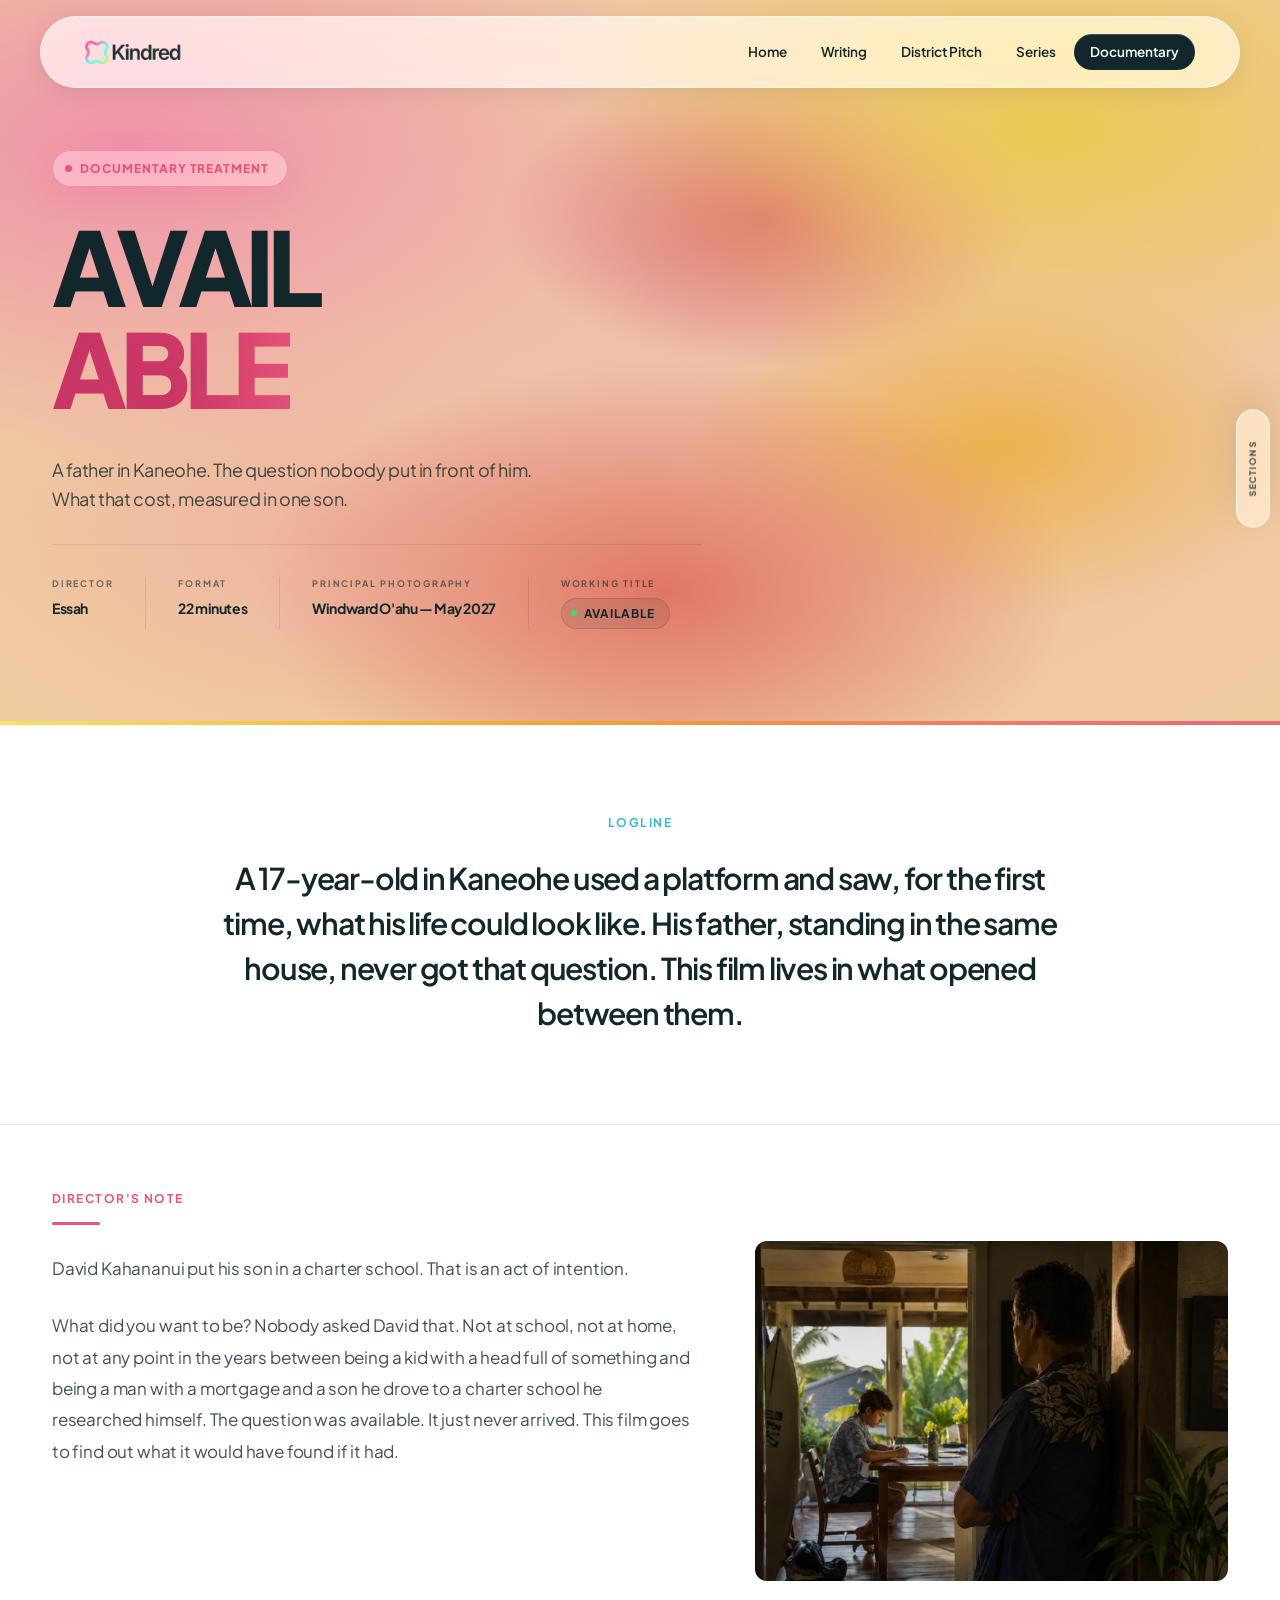
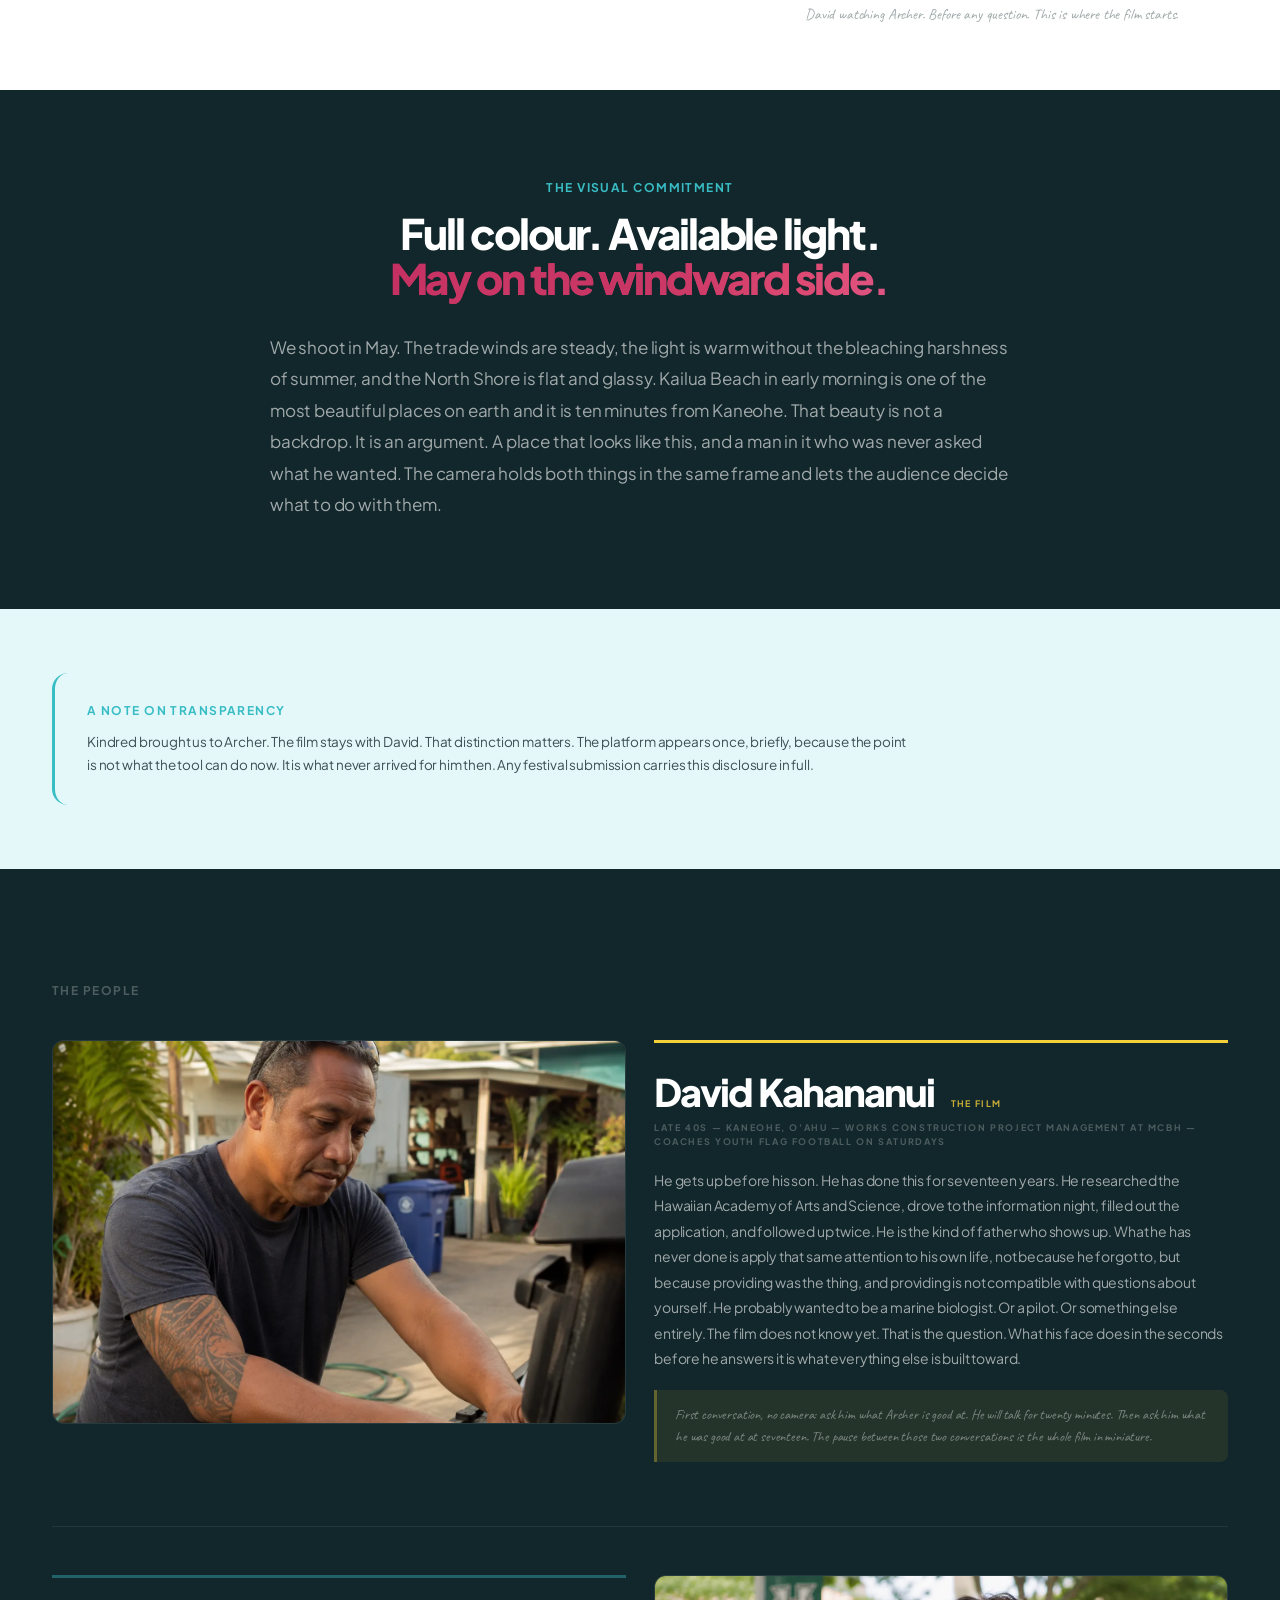
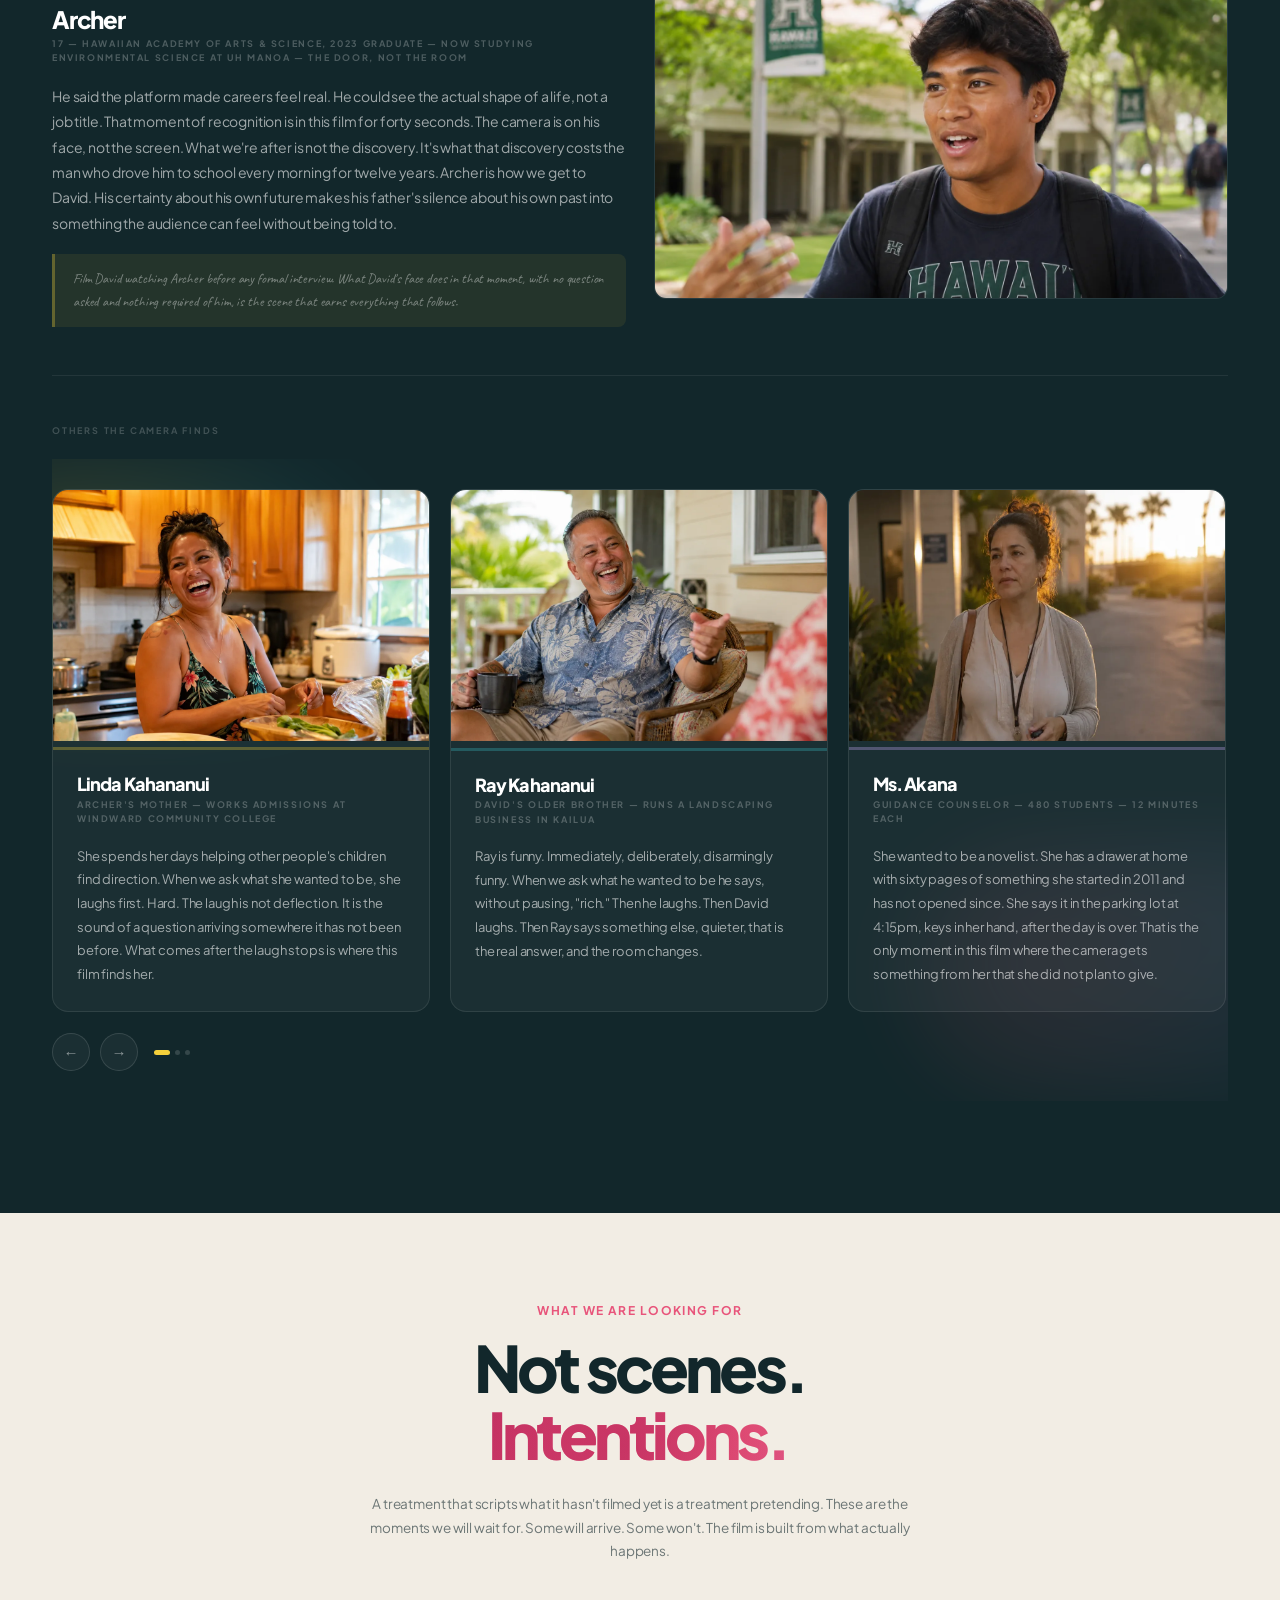
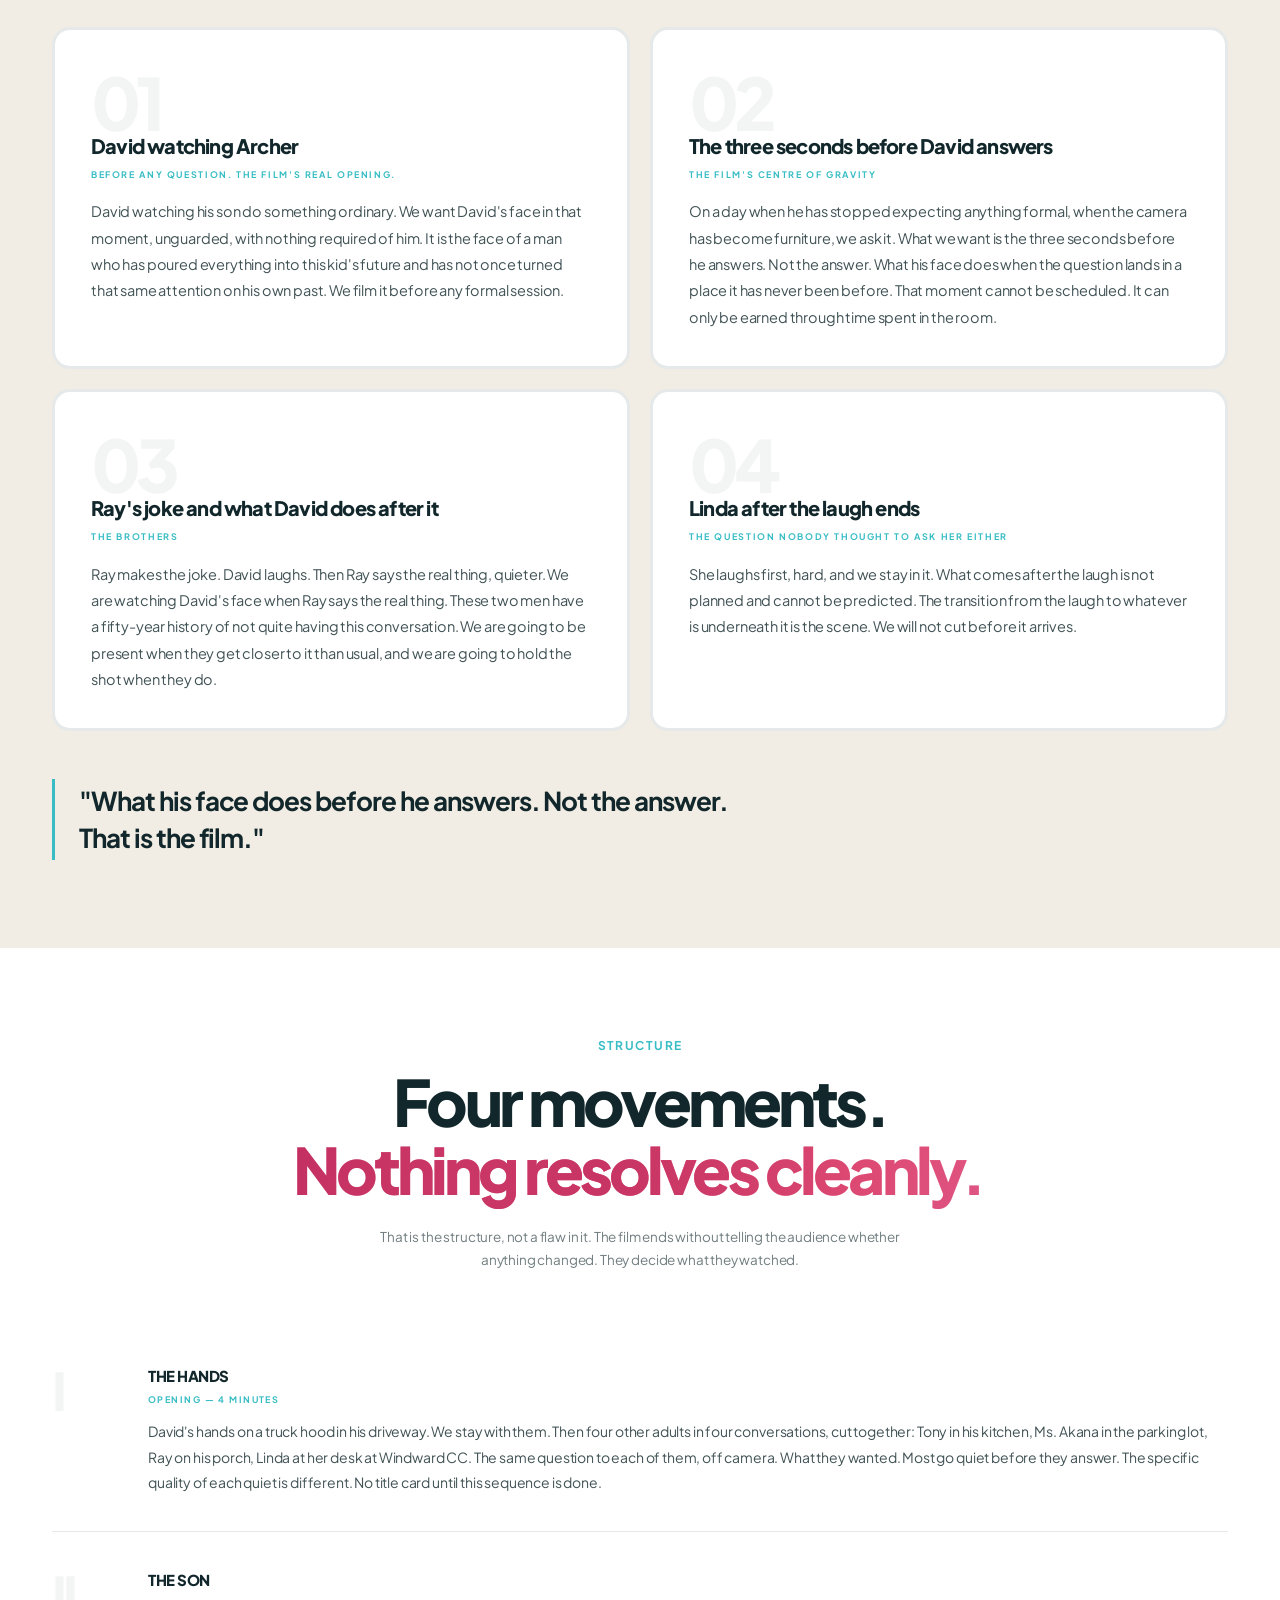
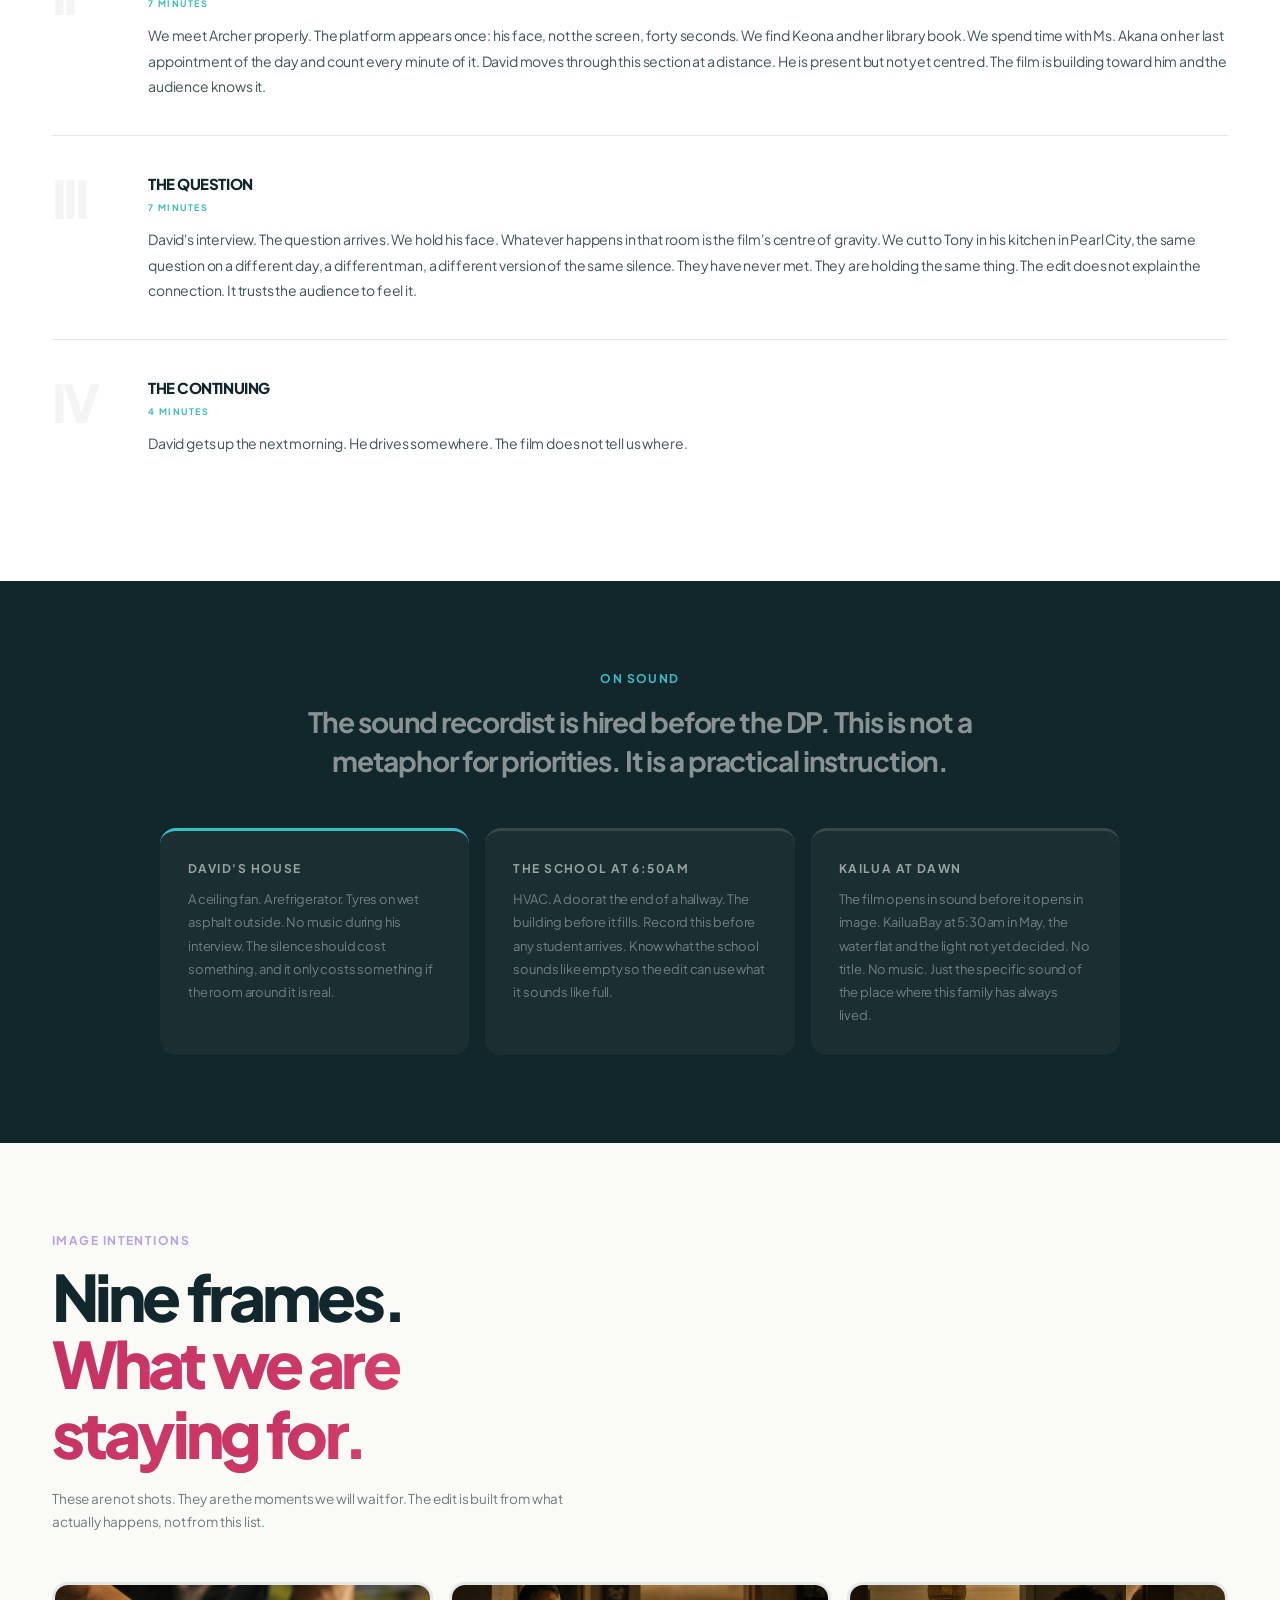
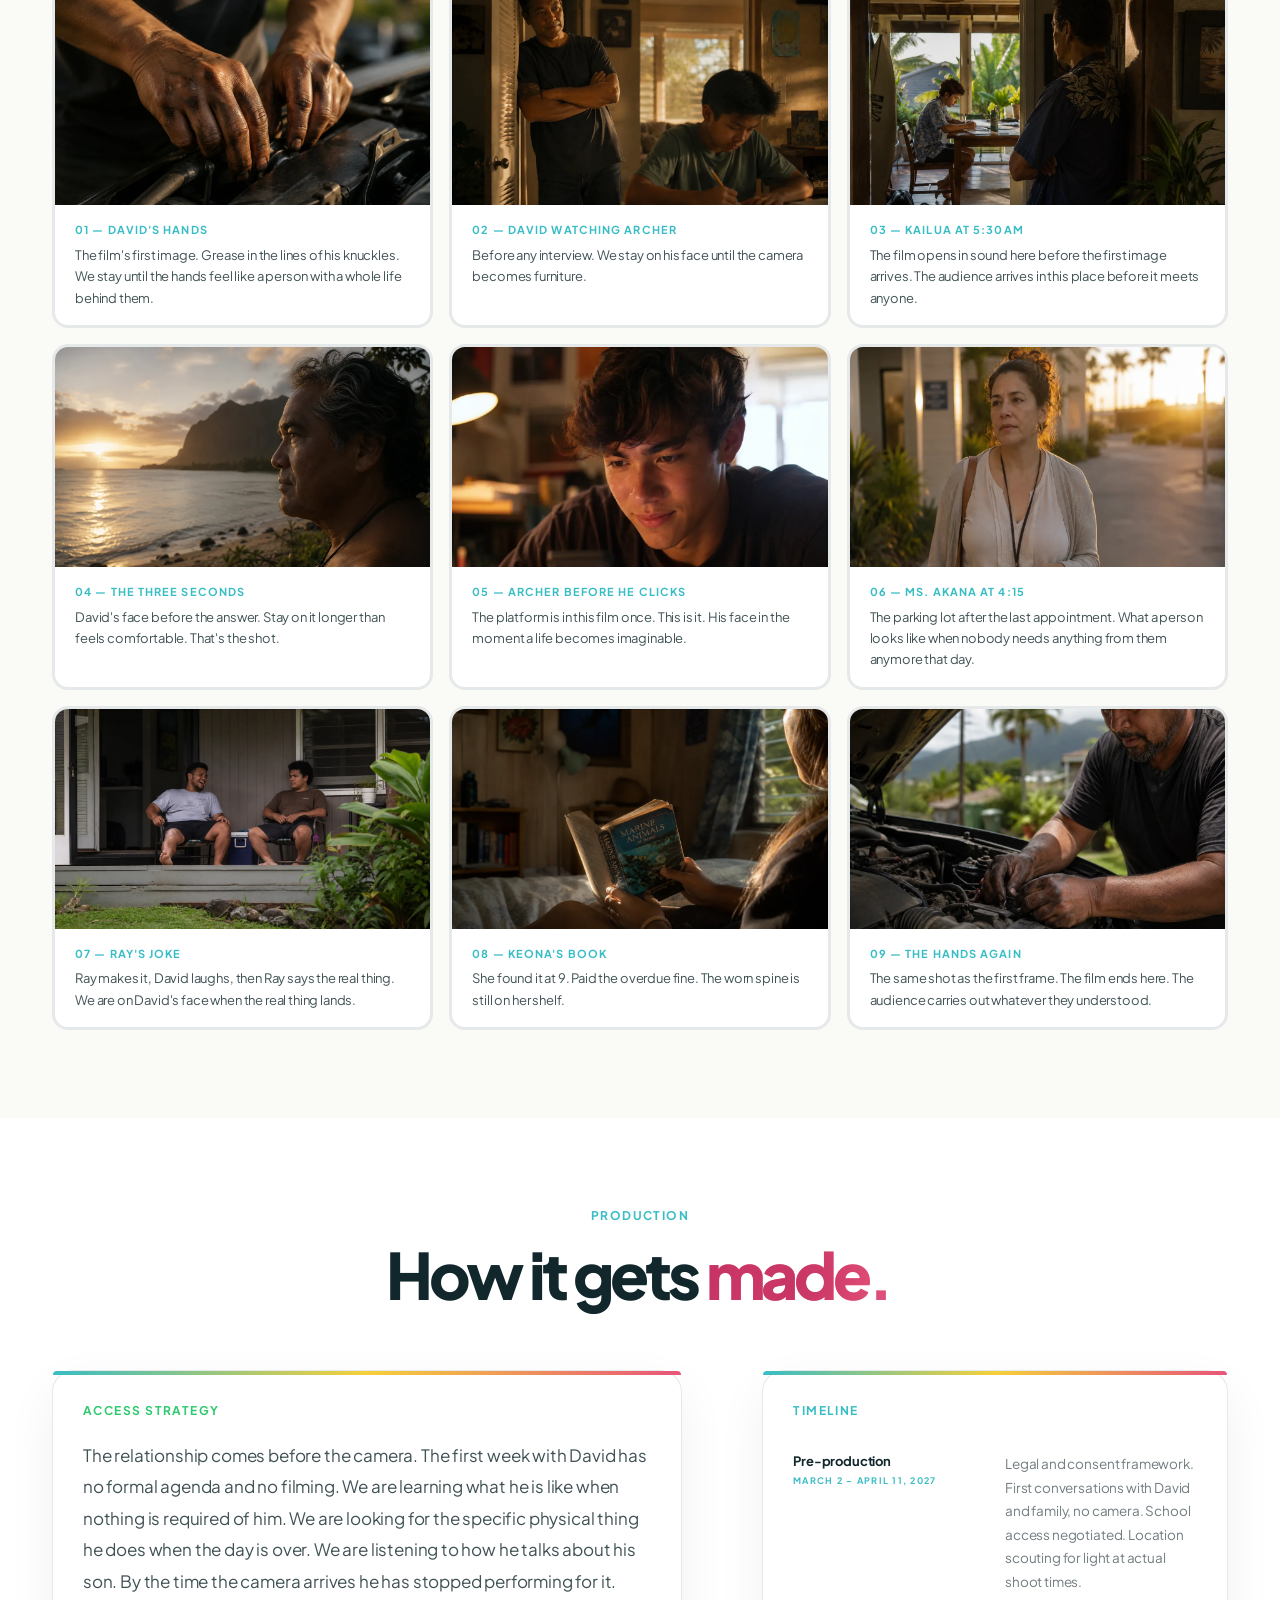
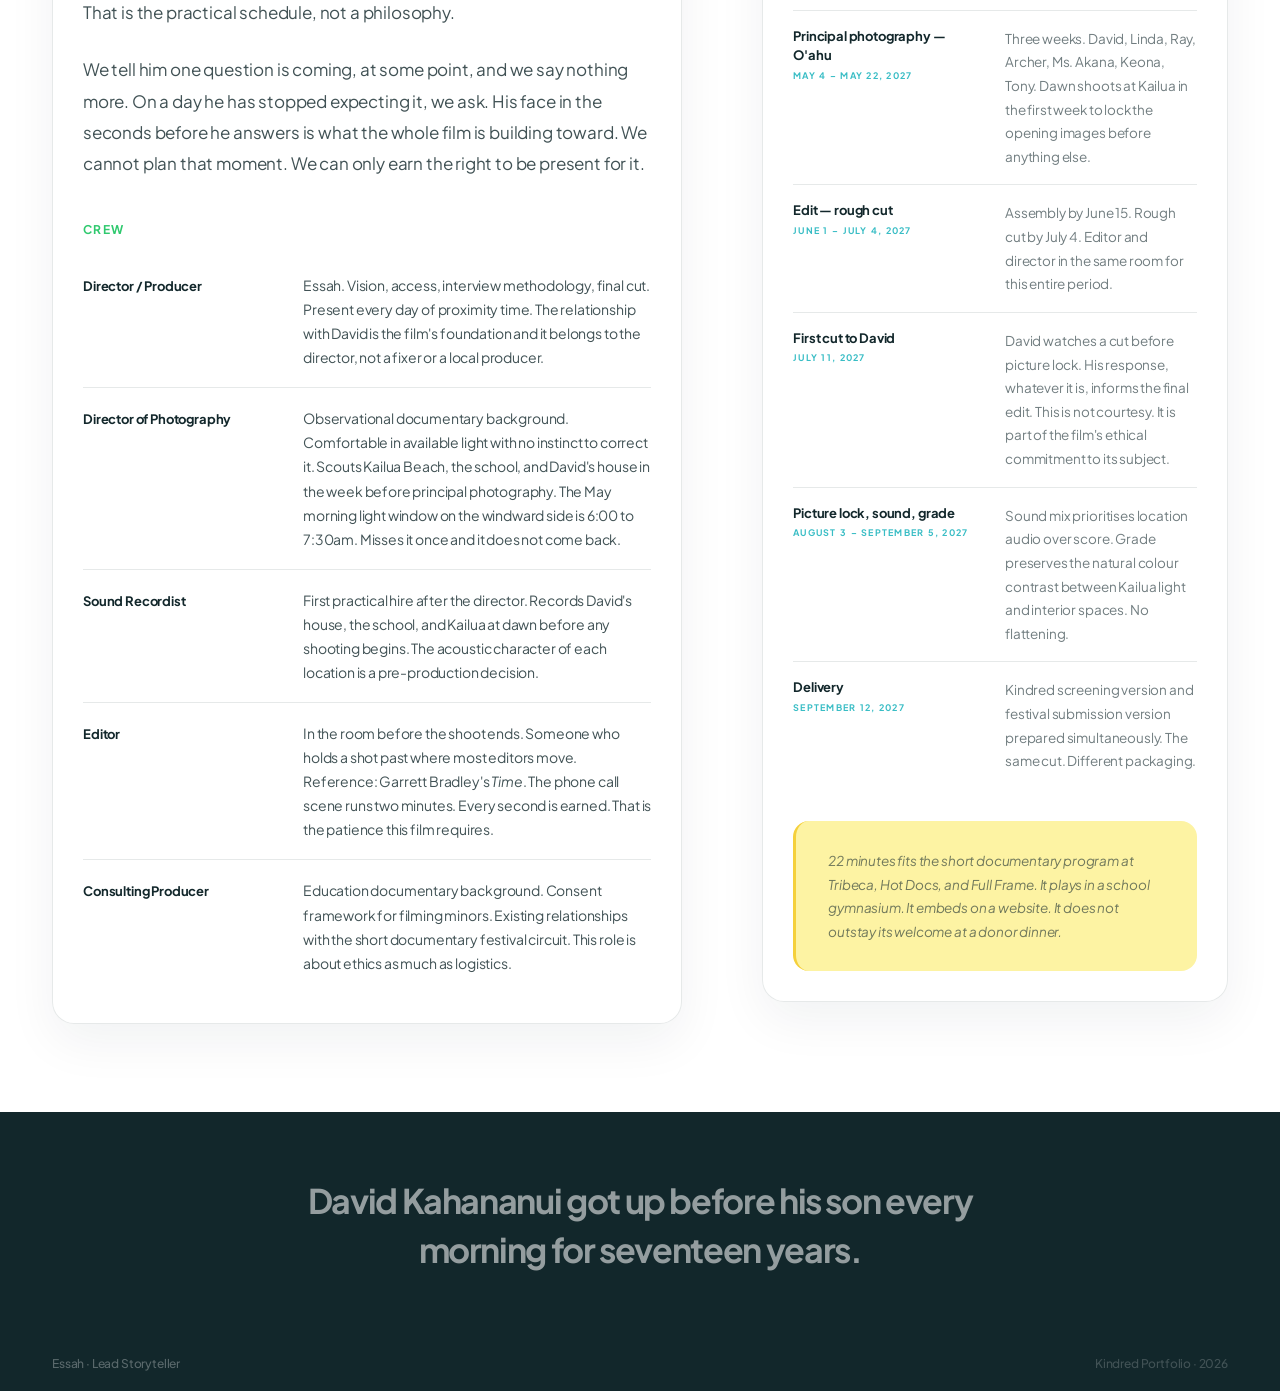
<file: documentary treatment.html>
﻿<!DOCTYPE html>
<html lang="en">
<head>
<meta charset="UTF-8">
<meta name="viewport" content="width=device-width, initial-scale=1.0">
<link rel="icon" type="image/svg+xml" href="assets/brand/favicon.svg">
<title>AVAILABLE — Documentary Treatment</title>
<link href="https://fonts.googleapis.com/css2?family=Caveat:ital,wght@0,400;0,500;0,600;0,700;1,400;1,500;1,600;1,700&family=Plus+Jakarta+Sans:wght@300;400;500;600;700;800&display=swap" rel="stylesheet">
<style>
*,*::before,*::after{margin:0;padding:0;box-sizing:border-box;}
html{scroll-behavior:smooth;font-size:16px;}
body{margin:0;font-family:'Plus Jakarta Sans',sans-serif;letter-spacing:-0.01em;line-height:1.6;background:#FAFAF7;color:#12272B;overflow-x:hidden;}

:root{
  --dark:#12272B;
  --yellow:#F5D03B;
  --yellow-light:#FDF7E3;
  --yellow-pale:#FDF3A3;
  --cream:#F7F3EC;
  --cream2:#F2EDE3;
  --green:#3DD97A;
  --green-mid:#2FC96E;
  --green-light:#E2F8EC;
  --teal:#39BDC5;
  --teal-light:#E4F8FA;
  --pink:#E8547A;
  --pink-light:#FDE8EC;
  --lav:#B89FE8;
  --lav-light:#F5F1FF;
  --mint:#A8DDD4;
  --ink80:rgba(18,39,43,.8);
  --ink60:rgba(18,39,43,.6);
  --ink40:rgba(18,39,43,.4);
  --ink20:rgba(18,39,43,.2);
  --ink10:rgba(18,39,43,.1);
  --ink05:rgba(18,39,43,.05);
  --ink03:rgba(18,39,43,.03);
}

/* ─────────────────────────────────────────
   HERO — exact Compton style
───────────────────────────────────────── */
@property --t-x1{syntax:'<percentage>';initial-value:10%;inherits:false;}
@property --t-y1{syntax:'<percentage>';initial-value:20%;inherits:false;}
@property --t-x2{syntax:'<percentage>';initial-value:82%;inherits:false;}
@property --t-y2{syntax:'<percentage>';initial-value:18%;inherits:false;}
@property --t-x3{syntax:'<percentage>';initial-value:52%;inherits:false;}
@property --t-y3{syntax:'<percentage>';initial-value:82%;inherits:false;}

.hero{
  background:
    radial-gradient(ellipse 70% 70% at var(--t-x1) var(--t-y1), rgba(239,145,170,.98) 0%, transparent 62%),
    radial-gradient(ellipse 65% 60% at var(--t-x2) var(--t-y2), rgba(236,200,82,.98) 0%, transparent 60%),
    radial-gradient(ellipse 55% 55% at var(--t-x3) var(--t-y3), rgba(224,117,100,.98) 0%, transparent 58%),
    radial-gradient(ellipse 50% 50% at 26% 74%, rgba(239,180,158,.98) 0%, transparent 56%),
    radial-gradient(ellipse 45% 45% at 78% 62%, rgba(236,178,76,.98) 0%, transparent 54%),
    radial-gradient(ellipse 40% 40% at 60% 30%, rgba(216,92,116,.9) 0%, transparent 52%),
    radial-gradient(ellipse 100% 100% at 50% 50%, #EFC0AA 0%, #EFD09B 100%);
  animation: tdrift1 6s ease-in-out infinite alternate,
             tdrift2 6s ease-in-out infinite alternate,
             tdrift3 6s ease-in-out infinite alternate;
  padding:150px 52px 80px;
  position:relative;overflow:hidden;
  min-height:520px;
  display:flex;align-items:center;
}
@keyframes tdrift1{
  0%  {--t-x1:10%;--t-y1:20%;}
  33% {--t-x1:20%;--t-y1:34%;}
  66% {--t-x1:6%; --t-y1:14%;}
  100%{--t-x1:16%;--t-y1:28%;}
}
@keyframes tdrift2{
  0%  {--t-x2:82%;--t-y2:18%;}
  33% {--t-x2:91%;--t-y2:32%;}
  66% {--t-x2:76%;--t-y2:14%;}
  100%{--t-x2:88%;--t-y2:26%;}
}
@keyframes tdrift3{
  0%  {--t-x3:52%;--t-y3:82%;}
  33% {--t-x3:40%;--t-y3:90%;}
  66% {--t-x3:62%;--t-y3:76%;}
  100%{--t-x3:48%;--t-y3:86%;}
}
.hero-blob{display:none;}
.hero-blob2{display:none;}
.hero-blob3{display:none;}

.hero-inner{position:relative;z-index:2;max-width:760px;}

.hero-tag{
  display:inline-flex;align-items:center;gap:8px;
  background:rgba(255,255,255,.34);
  border:1px solid rgba(232,84,122,.42);
  border-radius:999px;
  padding:8px 18px 8px 12px;
  margin-bottom:32px;
  box-shadow:0 10px 30px rgba(232,84,122,.14);
  backdrop-filter:blur(16px) saturate(170%);
  -webkit-backdrop-filter:blur(16px) saturate(170%);
}
.hero-dot{
  width:7px;height:7px;border-radius:50%;
  background:var(--pink);flex-shrink:0;
  animation:pulse 2s ease-in-out infinite;
}
@keyframes pulse{0%{box-shadow:0 0 0 0 rgba(232,84,122,.5);}70%{box-shadow:0 0 0 7px rgba(232,84,122,0);}100%{box-shadow:0 0 0 0 rgba(232,84,122,0);}}
.hero-tag-text{font-size:12px;font-weight:800;letter-spacing:.08em;text-transform:uppercase;color:var(--pink);}

.hero h1{
  font-family:'Plus Jakarta Sans',sans-serif;
  font-size:clamp(64px,8vw,108px);
  font-weight:800;line-height:.92;
  letter-spacing:-0.07em;
  margin-bottom:24px;
  color:var(--dark);
}
.hero h1 em{font-style:normal;color:var(--pink);}

.hero-sub{
  font-size:18px;line-height:1.6;letter-spacing:-0.02em;
  color:var(--ink80);max-width:520px;margin-bottom:30px;
}

/* production meta strip at bottom of hero */
.hero-meta{
  display:flex;gap:0;flex-wrap:wrap;
  border-top:1px solid rgba(18,39,43,.1);
  padding-top:32px;
  margin-top:8px;
}
.hero-meta-item{
  padding-right:32px;
  border-right:1px solid rgba(18,39,43,.1);
  margin-right:32px;
  margin-bottom:12px;
}
.hero-meta-item:last-child{border-right:none;margin-right:0;}
.hero-meta-label{
  font-size:9px;font-weight:700;letter-spacing:.2em;
  text-transform:uppercase;color:var(--ink60);
  margin-bottom:6px;
}
.hero-meta-value{
  font-size:14px;font-weight:700;
  letter-spacing:-0.03em;color:var(--dark);
}
/* AVAILABLE working-title badge */
.title-badge{
  display:inline-flex;align-items:center;gap:7px;
  background:rgba(18,39,43,.09);
  border:1px solid rgba(18,39,43,.14);
  border-radius:999px;
  padding:5px 14px 5px 9px;
  font-size:12px;font-weight:700;
  letter-spacing:.06em;text-transform:uppercase;
  color:var(--dark);
}
.title-badge-dot{
  width:6px;height:6px;border-radius:50%;
  background:var(--green);flex-shrink:0;
  animation:pulseGreen 2s ease-in-out infinite;
}
@keyframes pulseGreen{0%{box-shadow:0 0 0 0 rgba(61,217,122,.5);}70%{box-shadow:0 0 0 6px rgba(61,217,122,0);}100%{box-shadow:0 0 0 0 rgba(61,217,122,0);}}

/* ─────────────────────────────────────────
   SHARED EYEBROW / LABELS
───────────────────────────────────────── */
.eyebrow{
  font-size:12px;font-weight:700;letter-spacing:0.12em;
  text-transform:uppercase;color:var(--teal);
  display:block;margin-bottom:14px;
}
.eyebrow-lav{color:var(--lav);}
.eyebrow-pink{color:var(--pink);}
.eyebrow-green{color:var(--green-mid);}

.sec-h2{
  font-family:'Plus Jakarta Sans',sans-serif;
  font-size:clamp(38px,5vw,64px);
  font-weight:800;letter-spacing:-0.06em;line-height:1.02;
}
.sec-h2 em,.sec-h2 .pk,.sec-h3 em,.hero h1 em{
  display:inline-block;
  padding-right:.09em;
  padding-bottom:.08em;
  margin-right:-.035em;
  line-height:1.08;
  font-style:normal;
  color:inherit;
  background:
    radial-gradient(circle at 20% 28%, #C73564 0%, transparent 32%),
    radial-gradient(circle at 76% 64%, #F05B4F 0%, transparent 34%),
    linear-gradient(115deg,#C22E61 0%,#E8547A 36%,#C75AA0 68%,#F06A42 100%);
  background-size:220% 220%;
  -webkit-background-clip:text;
  background-clip:text;
  -webkit-text-fill-color:transparent;
  animation:accentFlow 6s ease-in-out infinite;
}
@keyframes accentFlow{0%{background-position:0% 45%;}50%{background-position:100% 55%;}100%{background-position:0% 45%;}}
.sec-h2 .yw{color:var(--yellow);}

.sec-h3{
  font-family:'Plus Jakarta Sans',sans-serif;
  font-size:clamp(26px,3.6vw,42px);
  font-weight:800;letter-spacing:-0.05em;line-height:1.05;
}

/* ─────────────────────────────────────────
   BODY TEXT
───────────────────────────────────────── */
.body-prose{
  font-size:clamp(15px,1.5vw,17px);
  line-height:1.85;color:var(--ink80);
  letter-spacing:-0.01em;
}
.body-prose p{margin-bottom:1.5em;}
.body-prose p:last-child{margin-bottom:0;}

.body-sm{font-size:13.5px;line-height:1.75;color:var(--ink60);}

.pull-quote{
  font-size:clamp(18px,2.2vw,26px);
  font-weight:700;letter-spacing:-0.04em;line-height:1.4;
  color:var(--dark);
  border-left:3px solid var(--teal);
  padding:4px 0 4px 24px;
  margin:2.4em 0;
}

/* ─────────────────────────────────────────
   SECTIONS & LAYOUT
───────────────────────────────────────── */
.section{padding:88px 52px;}
.section-tight{padding:64px 52px;}
.w{max-width:1260px;margin:0 auto;}

.bg-white{background:#fff;}
.bg-cream{background:#FAFAF7;}
.bg-dark{background:#12272B;}
.bg-teal{background:var(--teal-light);}
.bg-lav{background:var(--lav-light);}
.bg-pink{background:var(--pink-light);}
.bg-green{background:var(--green-light);}
.bg-yellow{background:var(--yellow-pale);}

.g2{display:grid;grid-template-columns:1fr 1fr;gap:28px;}
.g3{display:grid;grid-template-columns:repeat(3,1fr);gap:20px;}
.g-asym{display:grid;grid-template-columns:1.15fr 0.85fr;gap:64px;align-items:start;}

.divider{width:100%;height:1px;background:var(--ink10);}
.divider-dark{width:100%;height:1px;background:rgba(255,255,255,.07);}

/* ─────────────────────────────────────────
   PLACEHOLDER FRAMES
───────────────────────────────────────── */
.ph{
  border-radius:12px;border:2px dashed var(--ink10);
  background:var(--ink03);display:flex;flex-direction:column;
  align-items:center;justify-content:center;
  gap:10px;padding:28px;text-align:center;
}
.ph p{font-size:11px;font-style:italic;color:var(--ink40);max-width:300px;line-height:1.6;}
.ph-icon{font-size:18px;color:var(--ink20);margin-bottom:2px;}

/* ─────────────────────────────────────────
   CALLOUT BOXES
───────────────────────────────────────── */
.callout{
  border-radius:16px;padding:28px 32px;
  border-left:3px solid var(--teal);
  background:var(--teal-light);
}
.callout.lav{background:var(--lav-light);border-left-color:var(--lav);}
.callout.yellow{background:var(--yellow-pale);border-left-color:var(--yellow);}
.callout.pink{background:var(--pink-light);border-left-color:var(--pink);}

/* ─────────────────────────────────────────
   CHARACTER CARDS (dark bg)
───────────────────────────────────────── */
.char-card{border-top:3px solid;padding-top:28px;}
.char-name{font-size:clamp(26px,3vw,38px);font-weight:800;letter-spacing:-0.05em;color:#fff;margin-bottom:4px;line-height:1.1;}
.char-sub{font-size:9px;font-weight:700;letter-spacing:.18em;text-transform:uppercase;color:rgba(255,255,255,.25);margin-bottom:18px;}
.char-body{font-size:14px;line-height:1.82;color:rgba(255,255,255,.6);}
.char-note{
  margin-top:18px;padding:14px 18px;
  background:rgba(245,208,59,.08);
  border-left:3px solid rgba(245,208,59,.3);
  border-radius:0 8px 8px 0;
  font-family:'Caveat',cursive;font-size:14px;
  color:rgba(255,255,255,.4);line-height:1.6;
}

/* ─────────────────────────────────────────
   CAROUSEL
───────────────────────────────────────── */
.c-outer{
  overflow:hidden;
  position:relative;
  padding:30px 0;
  isolation:isolate;
}
.c-outer::before,
.c-outer::after{
  content:"";
  position:absolute;
  width:480px;
  height:260px;
  border-radius:999px;
  filter:blur(34px);
  opacity:.28;
  pointer-events:none;
  z-index:0;
  animation:carouselFloat 20s ease-in-out infinite alternate;
}
.c-outer::before{
  left:-150px;
  top:0;
  background:radial-gradient(circle at 35% 40%, rgba(245,208,59,.48), transparent 68%),
             radial-gradient(circle at 72% 58%, rgba(57,189,197,.36), transparent 70%);
}
.c-outer::after{
  right:-150px;
  bottom:0;
  background:radial-gradient(circle at 28% 48%, rgba(244,96,122,.36), transparent 68%),
             radial-gradient(circle at 72% 34%, rgba(184,159,232,.30), transparent 70%);
  animation-delay:-8s;
}
@keyframes carouselFloat{
  from{transform:translate3d(-18px,-8px,0) scale(1);}
  to{transform:translate3d(22px,14px,0) scale(1.08);}
}
.c-track{display:flex;gap:20px;transition:transform .42s cubic-bezier(.4,0,.2,1);will-change:transform;}
.c-track{position:relative;z-index:1;}
.c-slide{
  flex:0 0 calc(33.333% - 14px);
  background:rgba(255,255,255,.04);
  border:1.5px solid rgba(255,255,255,.09);
  border-radius:16px;overflow:hidden;
}
.c-slide-body{padding:24px;}
.c-nav{display:flex;align-items:center;gap:10px;margin-top:22px;}
.c-btn{
  width:38px;height:38px;border-radius:50%;
  border:1.5px solid rgba(255,255,255,.12);
  background:rgba(255,255,255,.04);
  color:rgba(255,255,255,.5);font-size:15px;
  cursor:pointer;display:flex;align-items:center;justify-content:center;
  transition:all .18s;
}
.c-btn:hover{background:rgba(57,189,197,.12);border-color:rgba(57,189,197,.4);color:var(--teal);}
.c-dots{display:flex;gap:5px;margin-left:6px;}
.cdot{width:5px;height:5px;border-radius:50%;background:rgba(255,255,255,.15);cursor:pointer;transition:all .2s;}
.cdot.on{background:var(--yellow);width:16px;border-radius:99px;}

/* ─────────────────────────────────────────
   SCENE / INTENTION CARDS (light bg)
───────────────────────────────────────── */
.scene-card{
  padding:36px;border-radius:18px;
  border:3px solid var(--ink10);background:#fff;
  transition:box-shadow .2s,transform .2s;
}
.scene-card:hover{transform:translateY(-3px);box-shadow:0 14px 40px rgba(18,39,43,.08);}
.scene-n{
  font-size:72px;font-weight:800;letter-spacing:-0.07em;
  color:var(--ink05);line-height:1;margin-bottom:-8px;
}
.scene-title{font-size:20px;font-weight:800;letter-spacing:-0.04em;color:var(--dark);margin-bottom:6px;}
.scene-sub{font-size:9px;font-weight:700;letter-spacing:.18em;text-transform:uppercase;color:var(--teal);margin-bottom:16px;display:block;}
.scene-body{font-size:14.5px;line-height:1.82;color:var(--ink80);}

/* ─────────────────────────────────────────
   STRUCTURE ROWS
───────────────────────────────────────── */
.str-row{display:grid;grid-template-columns:64px 1fr;gap:32px;padding:36px 0;border-bottom:1px solid var(--ink10);align-items:start;}
.str-row:last-child{border-bottom:none;}
.str-num{font-size:52px;font-weight:800;letter-spacing:-0.07em;color:var(--ink05);line-height:1;}
.str-title{font-size:15px;font-weight:800;letter-spacing:-0.03em;color:var(--dark);margin-bottom:5px;}
.str-dur{font-size:9px;font-weight:700;letter-spacing:.16em;text-transform:uppercase;color:var(--teal);margin-bottom:12px;display:block;}
.str-body{font-size:14px;line-height:1.8;color:var(--ink80);}

/* ─────────────────────────────────────────
   STAT TILES
───────────────────────────────────────── */
.stat-tile{border-radius:22px;padding:28px 26px;position:relative;overflow:hidden;}
.stat-tile.teal{background:var(--teal-light);border:1.5px solid rgba(57,189,197,.25);}
.stat-tile.lav{background:var(--lav-light);border:1.5px solid rgba(184,159,232,.3);}
.stat-tile.yellow{background:var(--yellow-light);border:1.5px solid rgba(245,208,59,.4);}
.stat-tile.pink{background:var(--pink-light);border:1.5px solid rgba(244,96,122,.2);}
.tile-label{font-size:11px;font-weight:700;letter-spacing:.12em;text-transform:uppercase;color:var(--teal);margin-bottom:10px;}
.tile-num{font-size:clamp(36px,4vw,56px);font-weight:800;letter-spacing:-0.08em;color:var(--dark);line-height:1;margin-bottom:6px;}
.tile-desc{font-size:13px;color:var(--ink60);line-height:1.6;}

/* ─────────────────────────────────────────
   CREW / TIMELINE
───────────────────────────────────────── */
.production-card{position:relative;padding:30px;border:1.5px solid var(--ink10);border-radius:22px;background:rgba(255,255,255,.72);box-shadow:0 18px 50px rgba(18,39,43,.06);}
.production-card::before{content:"";position:absolute;inset:0 0 auto 0;height:4px;background:linear-gradient(90deg,var(--teal),var(--yellow),var(--pink));border-radius:22px 22px 0 0;}
.crew-row{display:grid;grid-template-columns:200px 1fr;gap:20px;padding:18px 0;border-bottom:1px solid var(--ink10);align-items:baseline;}
.crew-row:last-child{border-bottom:none;}
.crew-title{font-size:13px;font-weight:700;color:var(--dark);}
.crew-body{font-size:14px;line-height:1.72;color:var(--ink80);}

.tl-row{display:grid;grid-template-columns:1fr 1fr;gap:20px;padding:16px 0;border-bottom:1px solid var(--ink10);align-items:start;}
.tl-row:last-child{border-bottom:none;}
.tl-label{font-size:13px;font-weight:700;color:var(--dark);line-height:1.5;}
.tl-date{font-size:9px;font-weight:700;letter-spacing:.14em;text-transform:uppercase;color:var(--teal);margin-top:3px;display:block;}
.tl-desc{font-size:13.5px;line-height:1.75;color:var(--ink60);}

/* ─────────────────────────────────────────
   IMAGE GRID CARDS
───────────────────────────────────────── */
.img-card{border-radius:16px;overflow:hidden;border:3px solid var(--ink10);background:#fff;transition:transform .2s,box-shadow .2s;}
.img-card:hover{transform:translateY(-3px);box-shadow:0 12px 32px rgba(18,39,43,.08);}
.img-card img{display:block;width:100%;height:220px!important;object-fit:cover;}
.img-card.img-crop-bottom img{object-position:center 34%;}
.img-card-label{padding:16px 20px;}
.img-card-num{font-size:11px;font-weight:700;letter-spacing:.1em;text-transform:uppercase;color:var(--teal);margin-bottom:6px;}
.img-card-body{font-size:13px;line-height:1.65;color:var(--ink80);}

/* ─────────────────────────────────────────
   SOUND CARDS (on dark bg)
───────────────────────────────────────── */
.sound-card{
  background:rgba(255,255,255,.04);border-radius:16px;
  padding:28px;border-top:3px solid var(--teal);
}
.sound-card.s2{border-top-color:rgba(255,255,255,.12);}
.sound-title{font-size:12px;font-weight:700;color:rgba(255,255,255,.55);margin-bottom:10px;text-transform:uppercase;letter-spacing:.12em;}
.sound-body{font-size:13px;line-height:1.78;color:rgba(255,255,255,.38);}

/* ─────────────────────────────────────────
   CLOSING DARK SECTION
───────────────────────────────────────── */
.closing-quote{
  font-size:clamp(20px,2.8vw,34px);
  font-weight:700;letter-spacing:-0.04em;line-height:1.45;
  color:rgba(255,255,255,.55);
}

/* ─────────────────────────────────────────
   ANIMATIONS
───────────────────────────────────────── */
.fade-up{opacity:0;transform:translateY(18px);transition:opacity .65s ease,transform .65s ease;}
.fade-up.visible{opacity:1;transform:translateY(0);}
.reveal{opacity:0;transform:translateY(16px);transition:opacity .65s ease,transform .65s ease;}
.reveal.in{opacity:1;transform:translateY(0);}

/* ─────────────────────────────────────────
   RESPONSIVE
───────────────────────────────────────── */
@media(max-width:960px){
  .hero{padding:150px 24px 80px;}
  .section,.section-tight{padding-left:24px;padding-right:24px;}
  .g2,.g3,.g-asym{grid-template-columns:1fr;gap:20px;}
  .c-slide{flex:0 0 88%;}
  .str-row{grid-template-columns:44px 1fr;gap:16px;}
  .crew-row{grid-template-columns:1fr;gap:4px;}
  .tl-row{grid-template-columns:1fr;gap:6px;}
}
@media(max-width:560px){
  .hero{padding-top:132px;padding-bottom:64px;min-height:430px;}
  .hero h1{font-size:clamp(48px,16vw,70px);}
  .hero-sub{font-size:14px;}
  .hero-meta{grid-template-columns:1fr;gap:12px;}
  .c-outer{margin-left:-24px;margin-right:-24px;padding-left:24px;}
  .c-slide{flex-basis:86%;border-radius:14px;}
  .c-slide img{min-height:170px !important;}
  .c-outer::before,.c-outer::after{width:340px;height:220px;opacity:.25;}
}
</style>
<link rel="stylesheet" href="kindred-nav.css?v=3">
</head>
<body>
<!-- SHARED NAV -->
<nav class="hs-nav" aria-label="Primary navigation">
  <a class="hs-nav-brand" href="index.html" aria-label="Kindred home">
    <span class="hs-nav-logo" aria-hidden="true"></span>
  </a>
  <ul class="hs-nav-links">
    <li><a class="hs-nav-item" href="index.html">Home</a></li>
    <li class="hs-nav-menu">
      <a class="hs-nav-item" href="Writing%20pages/what%20the%20file%20doesnt%20say.html">Writing</a>
      <div class="hs-nav-dropdown" aria-label="Writing pages">
        <a href="Writing%20pages/what%20the%20file%20doesnt%20say.html">Article 1</a>
        <a href="Writing%20pages/didnt%20route%20them.html">Article 2</a>
        <a href="Writing%20pages/three%20foot%20gap.html">Article 3</a>
      </div>
    </li>
    <li><a class="hs-nav-item" href="compton%20pitch.html">District Pitch</a></li>
    <li><a class="hs-nav-item" href="series.html">Series</a></li>
    <li class="hs-nav-menu">
      <a class="hs-nav-item is-active" href="documentary%20treatment.html">Documentary</a>
      <div class="hs-nav-dropdown" aria-label="Documentary pages">
        <a class="is-active" href="documentary%20treatment.html">Treatment</a>
        <a href="documentary%20distribution.html">Distribution</a>
      </div>
    </li>
  </ul>
</nav>
<!-- SECTION RAIL -->
<nav class="hs-section-rail" aria-label="Section navigation">
  <div class="hs-section-rail-tab">Sections</div>
  <div class="hs-section-rail-panel">
    <div class="hs-section-rail-kicker">On this page</div>
    <a href="#top">Top</a>
    <a href="#subject">Subject</a>
    <a href="#stakes">Stakes</a>
    <a href="#approach">Approach</a>
    <a href="#characters">Characters</a>
    <a href="#structure">Structure</a>
    <a href="#production">Production</a>
    <a href="#plan">Plan</a>
  </div>
</nav>

<!-- ══════════════════════════════════════
     HERO — Compton style exactly
══════════════════════════════════════ -->
<section id="top" class="hero">
  <div class="hero-blob"></div>
  <div class="hero-blob2"></div>
  <div class="hero-blob3"></div>
  <div class="hero-inner">

    <!-- badge -->
    <div class="hero-tag">
      <div class="hero-dot"></div>
      <span class="hero-tag-text">Documentary Treatment</span>
    </div>

    <!-- title -->
    <h1 class="fade-up">AVAIL<br><em>ABLE</em></h1>

    <!-- subhead -->
    <p class="hero-sub fade-up">A father in Kaneohe. The question nobody put in front of him. What that cost, measured in one son.</p>

    <!-- production meta -->
    <div class="hero-meta fade-up">
      <div class="hero-meta-item">
        <p class="hero-meta-label">Director</p>
        <p class="hero-meta-value">Essah</p>
      </div>
      <div class="hero-meta-item">
        <p class="hero-meta-label">Format</p>
        <p class="hero-meta-value">22 minutes</p>
      </div>
      <div class="hero-meta-item">
        <p class="hero-meta-label">Principal Photography</p>
        <p class="hero-meta-value">Windward O'ahu — May 2027</p>
      </div>
      <div class="hero-meta-item">
        <p class="hero-meta-label">Working Title</p>
        <div class="title-badge">
          <div class="title-badge-dot"></div>
          AVAILABLE
        </div>
      </div>
    </div>

  </div>
</section>
<div class="hs-hero-divider"></div><!-- ══════════════════════════════════════
     LOGLINE
══════════════════════════════════════ -->
<section id="subject" class="section bg-white">
  <div class="w">
    <div style="max-width:840px;margin:0 auto;text-align:center;">
      <span class="eyebrow" style="display:block;text-align:center;margin-bottom:24px;">Logline</span>
      <p class="fade-up" style="font-size:clamp(20px,2.6vw,30px);font-weight:600;letter-spacing:-0.04em;line-height:1.5;color:var(--dark);">A 17-year-old in Kaneohe used a platform and saw, for the first time, what his life could look like. His father, standing in the same house, never got that question. This film lives in what opened between them.</p>
    </div>
  </div>
</section>

<div class="divider"></div>

<!-- ══════════════════════════════════════
     DIRECTOR'S NOTE
══════════════════════════════════════ -->
<section id="stakes" class="section-tight bg-white">
  <div class="w">
    <div class="g-asym">
      <div>
        <span class="eyebrow eyebrow-pink">Director's Note</span>
        <div style="width:48px;height:3px;background:var(--pink);margin-bottom:28px;border-radius:2px;"></div>
        <div class="body-prose fade-up">
          <p>David Kahananui put his son in a charter school. That is an act of intention.</p>
          <p>What did you want to be? Nobody asked David that. Not at school, not at home, not at any point in the years between being a kid with a head full of something and being a man with a mortgage and a son he drove to a charter school he researched himself. The question was available. It just never arrived. This film goes to find out what it would have found if it had.</p>
        </div>
      </div>
      <div style="padding-top:52px;">
        <img src="assets/documentary/father-teen-doorway.webp" alt="Father watching teenage son from doorway" style="width:100%;height:auto;border-radius:12px;min-height:340px;object-fit:cover;margin-bottom:16px;">
        <p style="font-family:'Caveat',cursive;font-size:15px;color:var(--ink40);text-align:center;line-height:1.5;">David watching Archer. Before any question. This is where the film starts.</p>
      </div>
    </div>
  </div>
</section>
<!-- ... -->

<!-- ══════════════════════════════════════
     VISUAL COMMITMENT
══════════════════════════════════════ -->
<section id="approach" class="section bg-dark">
  <div class="w">
    <div style="max-width:740px;margin:0 auto;text-align:center;">
      <span class="eyebrow" style="color:var(--teal);display:block;text-align:center;">The visual commitment</span>
      <h2 class="sec-h3 fade-up" style="color:#fff;margin-bottom:28px;">Full colour. Available light.<br><em style="font-style:normal;color:var(--teal);">May on the windward side.</em></h2>
      <div class="body-prose fade-up" style="text-align:left;">
        <p style="color:rgba(255,255,255,.6);">We shoot in May. The trade winds are steady, the light is warm without the bleaching harshness of summer, and the North Shore is flat and glassy. Kailua Beach in early morning is one of the most beautiful places on earth and it is ten minutes from Kaneohe. That beauty is not a backdrop. It is an argument. A place that looks like this, and a man in it who was never asked what he wanted. The camera holds both things in the same frame and lets the audience decide what to do with them.</p>
      </div>
    </div>
  </div>
</section>

<!-- ══════════════════════════════════════
     DISCLOSURE
══════════════════════════════════════ -->
<section id="format" class="section-tight bg-teal">
  <div class="w">
    <div class="callout">
      <span class="eyebrow" style="margin-bottom:10px;">A note on transparency</span>
      <p class="body-sm" style="max-width:820px;color:var(--ink80);">Kindred brought us to Archer. The film stays with David. That distinction matters. The platform appears once, briefly, because the point is not what the tool can do now. It is what never arrived for him then. Any festival submission carries this disclosure in full.</p>
    </div>
  </div>
</section>

<!-- ══════════════════════════════════════
     PEOPLE — dark section
══════════════════════════════════════ -->
<section id="characters" class="section bg-dark" style="padding-top:112px;padding-bottom:112px;">
  <div class="w">

    <span class="eyebrow" style="color:rgba(255,255,255,.25);margin-bottom:40px;">The people</span>

    <!-- DAVID -->
    <div style="margin-bottom:60px;" class="fade-up">
      <div class="g2" style="gap:28px;">
        <div>
          <img src="assets/documentary/pacific-islander-driveway.webp" alt="Pacific Islander man fixing something outdoors" style="width:100%;height:auto;border-radius:12px;min-height:380px;object-fit:cover;background:rgba(255,255,255,.02);border:1.5px solid rgba(255,255,255,.07);">
        </div>
        <div style="display:flex;flex-direction:column;justify-content:flex-end;padding-bottom:4px;">
          <div class="char-card" style="border-color:var(--yellow);">
            <div style="display:flex;align-items:baseline;gap:16px;margin-bottom:4px;">
              <p class="char-name">David Kahananui</p>
              <span style="font-size:9px;font-weight:700;letter-spacing:.15em;text-transform:uppercase;color:var(--yellow);opacity:.8;">The film</span>
            </div>
            <p class="char-sub">Late 40s — Kaneohe, O'ahu — Works construction project management at MCBH — Coaches youth flag football on Saturdays</p>
            <p class="char-body">He gets up before his son. He has done this for seventeen years. He researched the Hawaiian Academy of Arts and Science, drove to the information night, filled out the application, and followed up twice. He is the kind of father who shows up. What he has never done is apply that same attention to his own life, not because he forgot to, but because providing was the thing, and providing is not compatible with questions about yourself. He probably wanted to be a marine biologist. Or a pilot. Or something else entirely. The film does not know yet. That is the question. What his face does in the seconds before he answers it is what everything else is built toward.</p>
            <div class="char-note">First conversation, no camera: ask him what Archer is good at. He will talk for twenty minutes. Then ask him what he was good at at seventeen. The pause between those two conversations is the whole film in miniature.</div>
          </div>
        </div>
      </div>
    </div>

    <div class="divider-dark" style="margin-bottom:48px;"></div>

    <!-- ARCHER -->
    <div style="margin-bottom:48px;" class="fade-up">
      <div class="g2" style="gap:28px;">
        <div class="char-card" style="border-color:rgba(57,189,197,.4);">
          <p class="char-name" style="font-size:clamp(18px,2vw,24px);">Archer</p>
          <p class="char-sub">17 — Hawaiian Academy of Arts &amp; Science, 2023 Graduate — Now studying environmental science at UH Manoa — The door, not the room</p>
          <p class="char-body">He said the platform made careers feel real. He could see the actual shape of a life, not a job title. That moment of recognition is in this film for forty seconds. The camera is on his face, not the screen. What we're after is not the discovery. It's what that discovery costs the man who drove him to school every morning for twelve years. Archer is how we get to David. His certainty about his own future makes his father's silence about his own past into something the audience can feel without being told to.</p>
          <div class="char-note">Film David watching Archer before any formal interview. What David's face does in that moment, with no question asked and nothing required of him, is the scene that earns everything that follows.</div>
        </div>
        <div>
          <img src="assets/documentary/college-student-campus.webp" alt="College age Hawaiian male student" style="width:100%;height:auto;border-radius:12px;min-height:300px;object-fit:cover;margin-bottom:14px;background:rgba(255,255,255,.02);border:1.5px solid rgba(255,255,255,.07);">
        </div>
      </div>
    </div>

    <div class="divider-dark" style="margin-bottom:48px;"></div>

    <!-- SECONDARY CAROUSEL -->
    <p style="font-size:9px;font-weight:700;letter-spacing:.2em;text-transform:uppercase;color:rgba(255,255,255,.2);margin-bottom:20px;">Others the camera finds</p>
    <div class="c-outer">
      <div class="c-track" id="ct">

        <div class="c-slide">
          <img src="assets/documentary/hawaiian-filipina-kitchen.webp" alt="Hawaiian Filipina woman laughing in kitchen" style="width:100%;height:auto;min-height:200px;object-fit:cover;background:rgba(255,255,255,.02);">
          <div class="c-slide-body" style="border-top:3px solid rgba(245,208,59,.3);">
            <p class="char-name" style="font-size:18px;">Linda Kahananui</p>
            <p class="char-sub">Archer's mother — Works admissions at Windward Community College</p>
            <p class="char-body" style="font-size:13px;">She spends her days helping other people's children find direction. When we ask what she wanted to be, she laughs first. Hard. The laugh is not deflection. It is the sound of a question arriving somewhere it has not been before. What comes after the laugh stops is where this film finds her.</p>
          </div>
        </div>

        <div class="c-slide">
          <img src="assets/documentary/porch-chair-laughing.webp" alt="Pacific Islander man porch chair laughing" style="width:100%;height:auto;min-height:200px;object-fit:cover;background:rgba(255,255,255,.02);">
          <div class="c-slide-body" style="border-top:3px solid rgba(57,189,197,.3);">
            <p class="char-name" style="font-size:18px;">Ray Kahananui</p>
            <p class="char-sub">David's older brother — Runs a landscaping business in Kailua</p>
            <p class="char-body" style="font-size:13px;">Ray is funny. Immediately, deliberately, disarmingly funny. When we ask what he wanted to be he says, without pausing, "rich." Then he laughs. Then David laughs. Then Ray says something else, quieter, that is the real answer, and the room changes.</p>
          </div>
        </div>

        <div class="c-slide">
          <img src="assets/documentary/counselor-walking-car.webp" alt="School counselor walking to car" style="width:100%;height:auto;min-height:200px;object-fit:cover;background:rgba(255,255,255,.02);">
          <div class="c-slide-body" style="border-top:3px solid rgba(184,159,232,.35);">
            <p class="char-name" style="font-size:18px;">Ms. Akana</p>
            <p class="char-sub">Guidance counselor — 480 students — 12 minutes each</p>
            <p class="char-body" style="font-size:13px;">She wanted to be a novelist. She has a drawer at home with sixty pages of something she started in 2011 and has not opened since. She says it in the parking lot at 4:15pm, keys in her hand, after the day is over. That is the only moment in this film where the camera gets something from her that she did not plan to give.</p>
          </div>
        </div>

        <div class="c-slide">
          <img src="assets/documentary/girl-marine-biology-book.webp" alt="Teenage Hawaiian girl with marine biology book" style="width:100%;height:auto;min-height:200px;object-fit:cover;background:rgba(255,255,255,.02);">
          <div class="c-slide-body" style="border-top:3px solid rgba(57,189,197,.3);">
            <p class="char-name" style="font-size:18px;">Keona Makoa</p>
            <p class="char-sub">17 — Applies to SOEST at UH Manoa — The film's counter-argument</p>
            <p class="char-body" style="font-size:13px;">She found a library book about marine ecosystems at age 9, kept it past its due date, paid the fine, and has known what she wants to do ever since. She is proof that one piece of information, arriving at the right moment, is all it takes.</p>
          </div>
        </div>

        <div class="c-slide">
          <img src="assets/documentary/hawaiian-man-cooking.webp" alt="Hawaiian man cooking in kitchen" style="width:100%;height:auto;min-height:200px;object-fit:cover;background:rgba(255,255,255,.02);">
          <div class="c-slide-body" style="border-top:3px solid rgba(245,208,59,.3);">
            <p class="char-name" style="font-size:18px;">Tony Reyes</p>
            <p class="char-sub">Family friend — Pearl City — Electrician — Wanted to open a restaurant</p>
            <p class="char-body" style="font-size:13px;">He found out culinary programs existed at Kapiolani Community College when he was 34. His daughter told him. He laughed for about a week and then went back to work. He is not bitter about it. He is something more complicated than bitter, and that complexity is exactly what this film needs in the frame alongside David.</p>
          </div>
        </div>

      </div>
      <div class="c-nav">
        <button class="c-btn" id="cpv">←</button>
        <button class="c-btn" id="cnx">→</button>
        <div class="c-dots" id="cdt"></div>
      </div>
    </div>

  </div>
</section>

<!-- ══════════════════════════════════════
     WHAT WE ARE LOOKING FOR
══════════════════════════════════════ -->
<section id="production" class="section" style="background:#F2EDE4;">
  <div class="w">
    <div style="text-align:center;margin-bottom:64px;">
      <span class="eyebrow eyebrow-pink" style="display:block;text-align:center;">What we are looking for</span>
      <h2 class="sec-h2 fade-up">Not scenes.<br><em style="font-style:normal;color:var(--pink);">Intentions.</em></h2>
      <p class="body-sm" style="margin-top:18px;max-width:560px;margin-left:auto;margin-right:auto;">A treatment that scripts what it hasn't filmed yet is a treatment pretending. These are the moments we will wait for. Some will arrive. Some won't. The film is built from what actually happens.</p>
    </div>

    <div class="g2" style="gap:20px;margin-bottom:20px;">
      <div class="scene-card reveal">
        <p class="scene-n">01</p>
        <p class="scene-title">David watching Archer</p>
        <span class="scene-sub">Before any question. The film's real opening.</span>
        <p class="scene-body">David watching his son do something ordinary. We want David's face in that moment, unguarded, with nothing required of him. It is the face of a man who has poured everything into this kid's future and has not once turned that same attention on his own past. We film it before any formal session.</p>
      </div>
      <div class="scene-card reveal">
        <p class="scene-n">02</p>
        <p class="scene-title">The three seconds before David answers</p>
        <span class="scene-sub">The film's centre of gravity</span>
        <p class="scene-body">On a day when he has stopped expecting anything formal, when the camera has become furniture, we ask it. What we want is the three seconds before he answers. Not the answer. What his face does when the question lands in a place it has never been before. That moment cannot be scheduled. It can only be earned through time spent in the room.</p>
      </div>
    </div>
    <div class="g2" style="gap:20px;">
      <div class="scene-card reveal">
        <p class="scene-n">03</p>
        <p class="scene-title">Ray's joke and what David does after it</p>
        <span class="scene-sub">The brothers</span>
        <p class="scene-body">Ray makes the joke. David laughs. Then Ray says the real thing, quieter. We are watching David's face when Ray says the real thing. These two men have a fifty-year history of not quite having this conversation. We are going to be present when they get closer to it than usual, and we are going to hold the shot when they do.</p>
      </div>
      <div class="scene-card reveal">
        <p class="scene-n">04</p>
        <p class="scene-title">Linda after the laugh ends</p>
        <span class="scene-sub">The question nobody thought to ask her either</span>
        <p class="scene-body">She laughs first, hard, and we stay in it. What comes after the laugh is not planned and cannot be predicted. The transition from the laugh to whatever is underneath it is the scene. We will not cut before it arrives.</p>
      </div>
    </div>

    <div class="pull-quote" style="max-width:680px;margin:48px 0 0;">
      "What his face does before he answers. Not the answer. That is the film."
    </div>
  </div>
</section>

<!-- ══════════════════════════════════════
     STRUCTURE
══════════════════════════════════════ -->
<section id="structure" class="section bg-white">
  <div class="w">
    <div style="text-align:center;margin-bottom:56px;">
      <span class="eyebrow" style="display:block;text-align:center;">Structure</span>
      <h2 class="sec-h2 fade-up">Four movements.<br><em style="font-style:normal;color:var(--teal);">Nothing resolves cleanly.</em></h2>
      <p class="body-sm" style="margin-top:16px;max-width:520px;margin-left:auto;margin-right:auto;">That is the structure, not a flaw in it. The film ends without telling the audience whether anything changed. They decide what they watched.</p>
    </div>
    <div>
      <div class="str-row reveal">
        <p class="str-num">I</p>
        <div>
          <p class="str-title">THE HANDS</p>
          <span class="str-dur">Opening — 4 minutes</span>
          <p class="str-body">David's hands on a truck hood in his driveway. We stay with them. Then four other adults in four conversations, cut together: Tony in his kitchen, Ms. Akana in the parking lot, Ray on his porch, Linda at her desk at Windward CC. The same question to each of them, off camera. What they wanted. Most go quiet before they answer. The specific quality of each quiet is different. No title card until this sequence is done.</p>
        </div>
      </div>
      <div class="str-row reveal">
        <p class="str-num">II</p>
        <div>
          <p class="str-title">THE SON</p>
          <span class="str-dur">7 minutes</span>
          <p class="str-body">We meet Archer properly. The platform appears once: his face, not the screen, forty seconds. We find Keona and her library book. We spend time with Ms. Akana on her last appointment of the day and count every minute of it. David moves through this section at a distance. He is present but not yet centred. The film is building toward him and the audience knows it.</p>
        </div>
      </div>
      <div class="str-row reveal">
        <p class="str-num">III</p>
        <div>
          <p class="str-title">THE QUESTION</p>
          <span class="str-dur">7 minutes</span>
          <p class="str-body">David's interview. The question arrives. We hold his face. Whatever happens in that room is the film's centre of gravity. We cut to Tony in his kitchen in Pearl City, the same question on a different day, a different man, a different version of the same silence. They have never met. They are holding the same thing. The edit does not explain the connection. It trusts the audience to feel it.</p>
        </div>
      </div>
      <div class="str-row reveal">
        <p class="str-num">IV</p>
        <div>
          <p class="str-title">THE CONTINUING</p>
          <span class="str-dur">4 minutes</span>
          <p class="str-body">David gets up the next morning. He drives somewhere. The film does not tell us where.</p>
        </div>
      </div>
    </div>
  </div>
</section>

<!-- ══════════════════════════════════════
     SOUND
══════════════════════════════════════ -->
<section id="moments" class="section bg-dark">
  <div class="w">
    <div style="max-width:680px;margin:0 auto;text-align:center;margin-bottom:48px;">
      <span class="eyebrow" style="color:var(--teal);display:block;text-align:center;">On sound</span>
      <p class="fade-up" style="font-size:clamp(20px,2.4vw,28px);font-weight:700;letter-spacing:-0.04em;line-height:1.4;color:rgba(255,255,255,.5);">The sound recordist is hired before the DP. This is not a metaphor for priorities. It is a practical instruction.</p>
    </div>
    <div class="g3" style="gap:16px;max-width:960px;margin:0 auto;">
      <div class="sound-card">
        <p class="sound-title">David's house</p>
        <p class="sound-body">A ceiling fan. A refrigerator. Tyres on wet asphalt outside. No music during his interview. The silence should cost something, and it only costs something if the room around it is real.</p>
      </div>
      <div class="sound-card s2">
        <p class="sound-title">The school at 6:50am</p>
        <p class="sound-body">HVAC. A door at the end of a hallway. The building before it fills. Record this before any student arrives. Know what the school sounds like empty so the edit can use what it sounds like full.</p>
      </div>
      <div class="sound-card s2">
        <p class="sound-title">Kailua at dawn</p>
        <p class="sound-body">The film opens in sound before it opens in image. Kailua Bay at 5:30am in May, the water flat and the light not yet decided. No title. No music. Just the specific sound of the place where this family has always lived.</p>
      </div>
    </div>
  </div>
</section>

<!-- ══════════════════════════════════════
     IMAGE INTENTIONS
══════════════════════════════════════ -->
<section id="plan" class="section bg-cream">
  <div class="w">
    <div style="margin-bottom:48px;">
      <span class="eyebrow eyebrow-lav">Image intentions</span>
      <h2 class="sec-h2 fade-up" style="max-width:480px;">Nine frames.<br><em style="font-style:normal;color:var(--lav);">What we are staying for.</em></h2>
      <p class="body-sm" style="margin-top:14px;max-width:540px;">These are not shots. They are the moments we will wait for. The edit is built from what actually happens, not from this list.</p>
    </div>
    <div class="g3" style="gap:16px;margin-bottom:16px;">
      <div class="img-card reveal">
        <img src="assets/documentary/truck-grease-hands.webp" alt="Man hands truck hood grease knuckles" style="width:100%;height:auto;min-height:200px;object-fit:cover;">
        <div class="img-card-label"><p class="img-card-num">01 — David's hands</p><p class="img-card-body">The film's first image. Grease in the lines of his knuckles. We stay until the hands feel like a person with a whole life behind them.</p></div>
      </div>
      <div class="img-card reveal">
        <img src="assets/documentary/father-son-doorway.webp" alt="Father watching son from doorway" style="width:100%;height:auto;min-height:200px;object-fit:cover;">
        <div class="img-card-label"><p class="img-card-num">02 — David watching Archer</p><p class="img-card-body">Before any interview. We stay on his face until the camera becomes furniture.</p></div>
      </div>
      <div class="img-card reveal">
        <img src="assets/documentary/father-teen-doorway.webp" alt="Father watching teenage son from doorway" style="width:100%;height:auto;min-height:200px;object-fit:cover;">
        <div class="img-card-label"><p class="img-card-num">03 — Kailua at 5:30am</p><p class="img-card-body">The film opens in sound here before the first image arrives. The audience arrives in this place before it meets anyone.</p></div>
      </div>
    </div>
    <div class="g3" style="gap:16px;margin-bottom:16px;">
      <div class="img-card reveal">
        <img src="assets/documentary/hawaiian-man-profile.webp" alt="Man face profile three seconds before answering" style="width:100%;height:auto;min-height:200px;object-fit:cover;">
        <div class="img-card-label"><p class="img-card-num">04 — The three seconds</p><p class="img-card-body">David's face before the answer. Stay on it longer than feels comfortable. That's the shot.</p></div>
      </div>
      <div class="img-card reveal img-crop-bottom">
        <img src="assets/documentary/teenage-boy-screen.webp" alt="Teenage boy face before clicking screen" style="width:100%;height:auto;min-height:200px;object-fit:cover;">
        <div class="img-card-label"><p class="img-card-num">05 — Archer before he clicks</p><p class="img-card-body">The platform is in this film once. This is it. His face in the moment a life becomes imaginable.</p></div>
      </div>
      <div class="img-card reveal img-crop-bottom">
        <img src="assets/documentary/counselor-walking-car.webp" alt="School counselor walking to car" style="width:100%;height:auto;min-height:200px;object-fit:cover;">
        <div class="img-card-label"><p class="img-card-num">06 — Ms. Akana at 4:15</p><p class="img-card-body">The parking lot after the last appointment. What a person looks like when nobody needs anything from them anymore that day.</p></div>
      </div>
    </div>
    <div class="g3" style="gap:16px;">
      <div class="img-card reveal">
        <img src="assets/documentary/brothers-porch.webp" alt="Two Pacific Islander brothers porch laughing" style="width:100%;height:auto;min-height:200px;object-fit:cover;">
        <div class="img-card-label"><p class="img-card-num">07 — Ray's joke</p><p class="img-card-body">Ray makes it, David laughs, then Ray says the real thing. We are on David's face when the real thing lands.</p></div>
      </div>
      <div class="img-card reveal">
        <img src="assets/documentary/girl-book-hands.webp" alt="Teenage Hawaiian girl worn paperback marine biology book" style="width:100%;height:auto;min-height:200px;object-fit:cover;">
        <div class="img-card-label"><p class="img-card-num">08 — Keona's book</p><p class="img-card-body">She found it at 9. Paid the overdue fine. The worn spine is still on her shelf.</p></div>
      </div>
      <div class="img-card reveal">
        <img src="assets/documentary/pacific-islander-truck-hands.webp" alt="Pacific Islander man hands truck hood" style="width:100%;height:auto;min-height:200px;object-fit:cover;">
        <div class="img-card-label"><p class="img-card-num">09 — The hands again</p><p class="img-card-body">The same shot as the first frame. The film ends here. The audience carries out whatever they understood.</p></div>
      </div>
    </div>
  </div>
</section>

<!-- ══════════════════════════════════════
     PRODUCTION
══════════════════════════════════════ -->
<section id="production" class="section bg-white">
  <div class="w">
    <div style="text-align:center;margin-bottom:56px;">
      <span class="eyebrow" style="display:block;text-align:center;">Production</span>
      <h2 class="sec-h2 fade-up">How it gets <em>made.</em></h2>
    </div>
    <div class="g-asym" style="gap:80px;">
      <div class="production-card">
        <span class="eyebrow eyebrow-green" style="margin-bottom:20px;">Access strategy</span>
        <div class="body-prose fade-up" style="margin-bottom:40px;">
          <p>The relationship comes before the camera. The first week with David has no formal agenda and no filming. We are learning what he is like when nothing is required of him. We are looking for the specific physical thing he does when the day is over. We are listening to how he talks about his son. By the time the camera arrives he has stopped performing for it. That is the practical schedule, not a philosophy.</p>
          <p>We tell him one question is coming, at some point, and we say nothing more. On a day he has stopped expecting it, we ask. His face in the seconds before he answers is what the whole film is building toward. We cannot plan that moment. We can only earn the right to be present for it.</p>
        </div>
        <span class="eyebrow eyebrow-green" style="margin-bottom:16px;">Crew</span>
        <div>
          <div class="crew-row reveal"><p class="crew-title">Director / Producer</p><p class="crew-body">Essah. Vision, access, interview methodology, final cut. Present every day of proximity time. The relationship with David is the film's foundation and it belongs to the director, not a fixer or a local producer.</p></div>
          <div class="crew-row reveal"><p class="crew-title">Director of Photography</p><p class="crew-body">Observational documentary background. Comfortable in available light with no instinct to correct it. Scouts Kailua Beach, the school, and David's house in the week before principal photography. The May morning light window on the windward side is 6:00 to 7:30am. Misses it once and it does not come back.</p></div>
          <div class="crew-row reveal"><p class="crew-title">Sound Recordist</p><p class="crew-body">First practical hire after the director. Records David's house, the school, and Kailua at dawn before any shooting begins. The acoustic character of each location is a pre-production decision.</p></div>
          <div class="crew-row reveal"><p class="crew-title">Editor</p><p class="crew-body">In the room before the shoot ends. Someone who holds a shot past where most editors move. Reference: Garrett Bradley's <em>Time</em>. The phone call scene runs two minutes. Every second is earned. That is the patience this film requires.</p></div>
          <div class="crew-row reveal"><p class="crew-title">Consulting Producer</p><p class="crew-body">Education documentary background. Consent framework for filming minors. Existing relationships with the short documentary festival circuit. This role is about ethics as much as logistics.</p></div>
        </div>
      </div>
      <div class="production-card">
        <span class="eyebrow" style="margin-bottom:16px;">Timeline</span>
        <div style="margin-bottom:32px;">
          <div class="tl-row reveal"><div><p class="tl-label">Pre-production</p><span class="tl-date">March 2 – April 11, 2027</span></div><p class="tl-desc">Legal and consent framework. First conversations with David and family, no camera. School access negotiated. Location scouting for light at actual shoot times.</p></div>
          <div class="tl-row reveal"><div><p class="tl-label">Principal photography — O'ahu</p><span class="tl-date">May 4 – May 22, 2027</span></div><p class="tl-desc">Three weeks. David, Linda, Ray, Archer, Ms. Akana, Keona, Tony. Dawn shoots at Kailua in the first week to lock the opening images before anything else.</p></div>
          <div class="tl-row reveal"><div><p class="tl-label">Edit — rough cut</p><span class="tl-date">June 1 – July 4, 2027</span></div><p class="tl-desc">Assembly by June 15. Rough cut by July 4. Editor and director in the same room for this entire period.</p></div>
          <div class="tl-row reveal"><div><p class="tl-label">First cut to David</p><span class="tl-date">July 11, 2027</span></div><p class="tl-desc">David watches a cut before picture lock. His response, whatever it is, informs the final edit. This is not courtesy. It is part of the film's ethical commitment to its subject.</p></div>
          <div class="tl-row reveal"><div><p class="tl-label">Picture lock, sound, grade</p><span class="tl-date">August 3 – September 5, 2027</span></div><p class="tl-desc">Sound mix prioritises location audio over score. Grade preserves the natural colour contrast between Kailua light and interior spaces. No flattening.</p></div>
          <div class="tl-row reveal"><div><p class="tl-label">Delivery</p><span class="tl-date">September 12, 2027</span></div><p class="tl-desc">Kindred screening version and festival submission version prepared simultaneously. The same cut. Different packaging.</p></div>
        </div>
        <div class="callout yellow">
          <p class="body-sm" style="font-style:italic;">22 minutes fits the short documentary program at Tribeca, Hot Docs, and Full Frame. It plays in a school gymnasium. It embeds on a website. It does not outstay its welcome at a donor dinner.</p>
        </div>
      </div>
    </div>
  </div>
</section>

<!-- ══════════════════════════════════════
     CLOSING
══════════════════════════════════════ -->
<section id="final" class="section-tight bg-dark">
  <div class="w">
    <div style="max-width:680px;margin:0 auto;text-align:center;">
      <p class="closing-quote fade-up">David Kahananui got up before his son every morning for seventeen years.</p>
    </div>
  </div>
</section>

<footer class="hs-site-footer">
  <p class="foot-l">Essah &middot; Lead Storyteller</p>
  <p class="foot-r">Kindred Portfolio &middot; 2026</p>
</footer>
<script>
/* ── CAROUSEL ── */
(function(){
  const track = document.getElementById('ct');
  const dotsC = document.getElementById('cdt');
  const cards = track.querySelectorAll('.c-slide');
  const total = cards.length;
  let idx = 0;

  function vis(){ return window.innerWidth < 700 ? 1 : window.innerWidth < 1000 ? 2 : 3; }
  function maxI(){ return Math.max(0, total - vis()); }

  for(let i = 0; i <= maxI(); i++){
    const d = document.createElement('div');
    d.className = 'cdot' + (i === 0 ? ' on' : '');
    d.addEventListener('click', () => go(i));
    dotsC.appendChild(d);
  }

  function go(n){
    idx = Math.max(0, Math.min(n, maxI()));
    const w = cards[0].getBoundingClientRect().width + 20;
    track.style.transform = `translateX(-${idx * w}px)`;
    dotsC.querySelectorAll('.cdot').forEach((d,i) => d.classList.toggle('on', i === idx));
  }

  document.getElementById('cpv').addEventListener('click', () => go(idx - 1));
  document.getElementById('cnx').addEventListener('click', () => go(idx + 1));
  window.addEventListener('resize', () => go(Math.min(idx, maxI())));
})();

/* ── SCROLL REVEALS ── */
const obs = new IntersectionObserver(entries => {
  entries.forEach(e => {
    if(e.isIntersecting){
      e.target.classList.add('in');
      e.target.classList.add('visible');
    }
  });
}, { threshold: 0.1 });
document.querySelectorAll('.reveal, .fade-up').forEach(el => obs.observe(el));
</script>
</body>
</html>
</file>
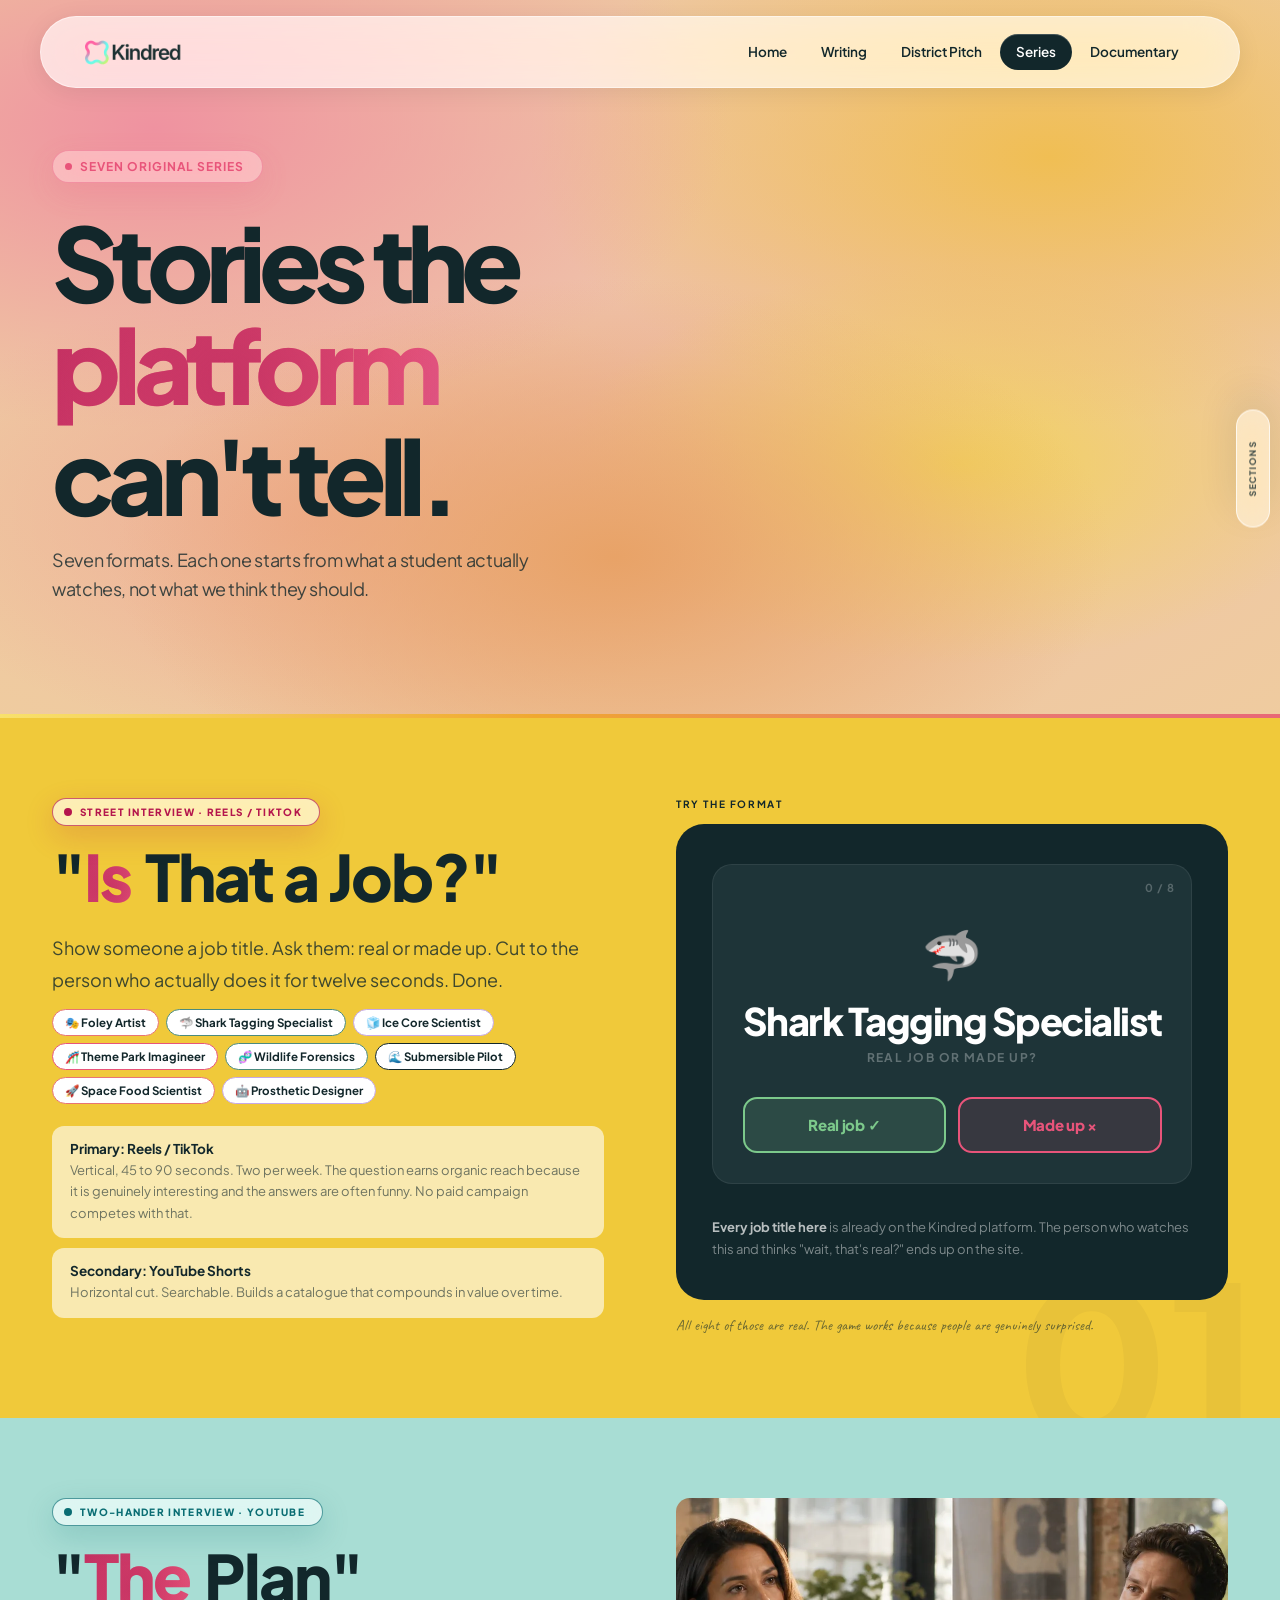
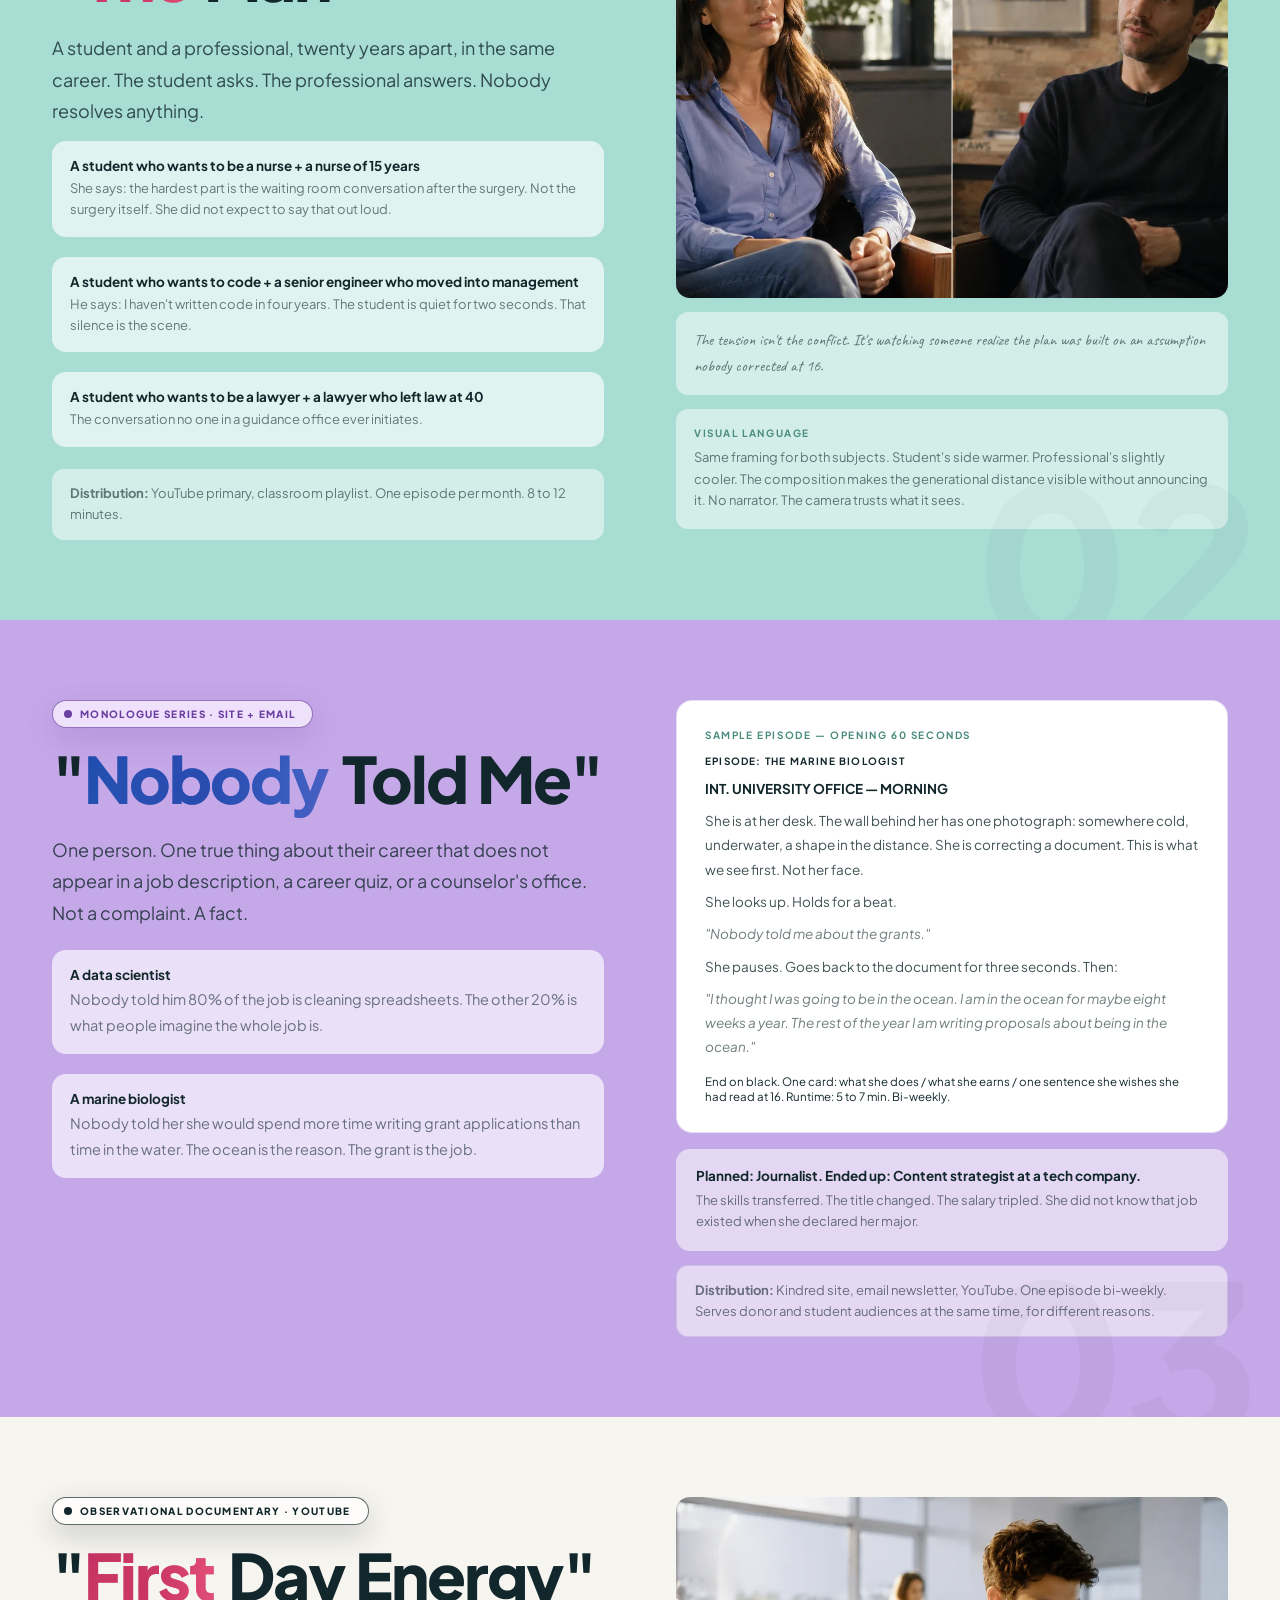
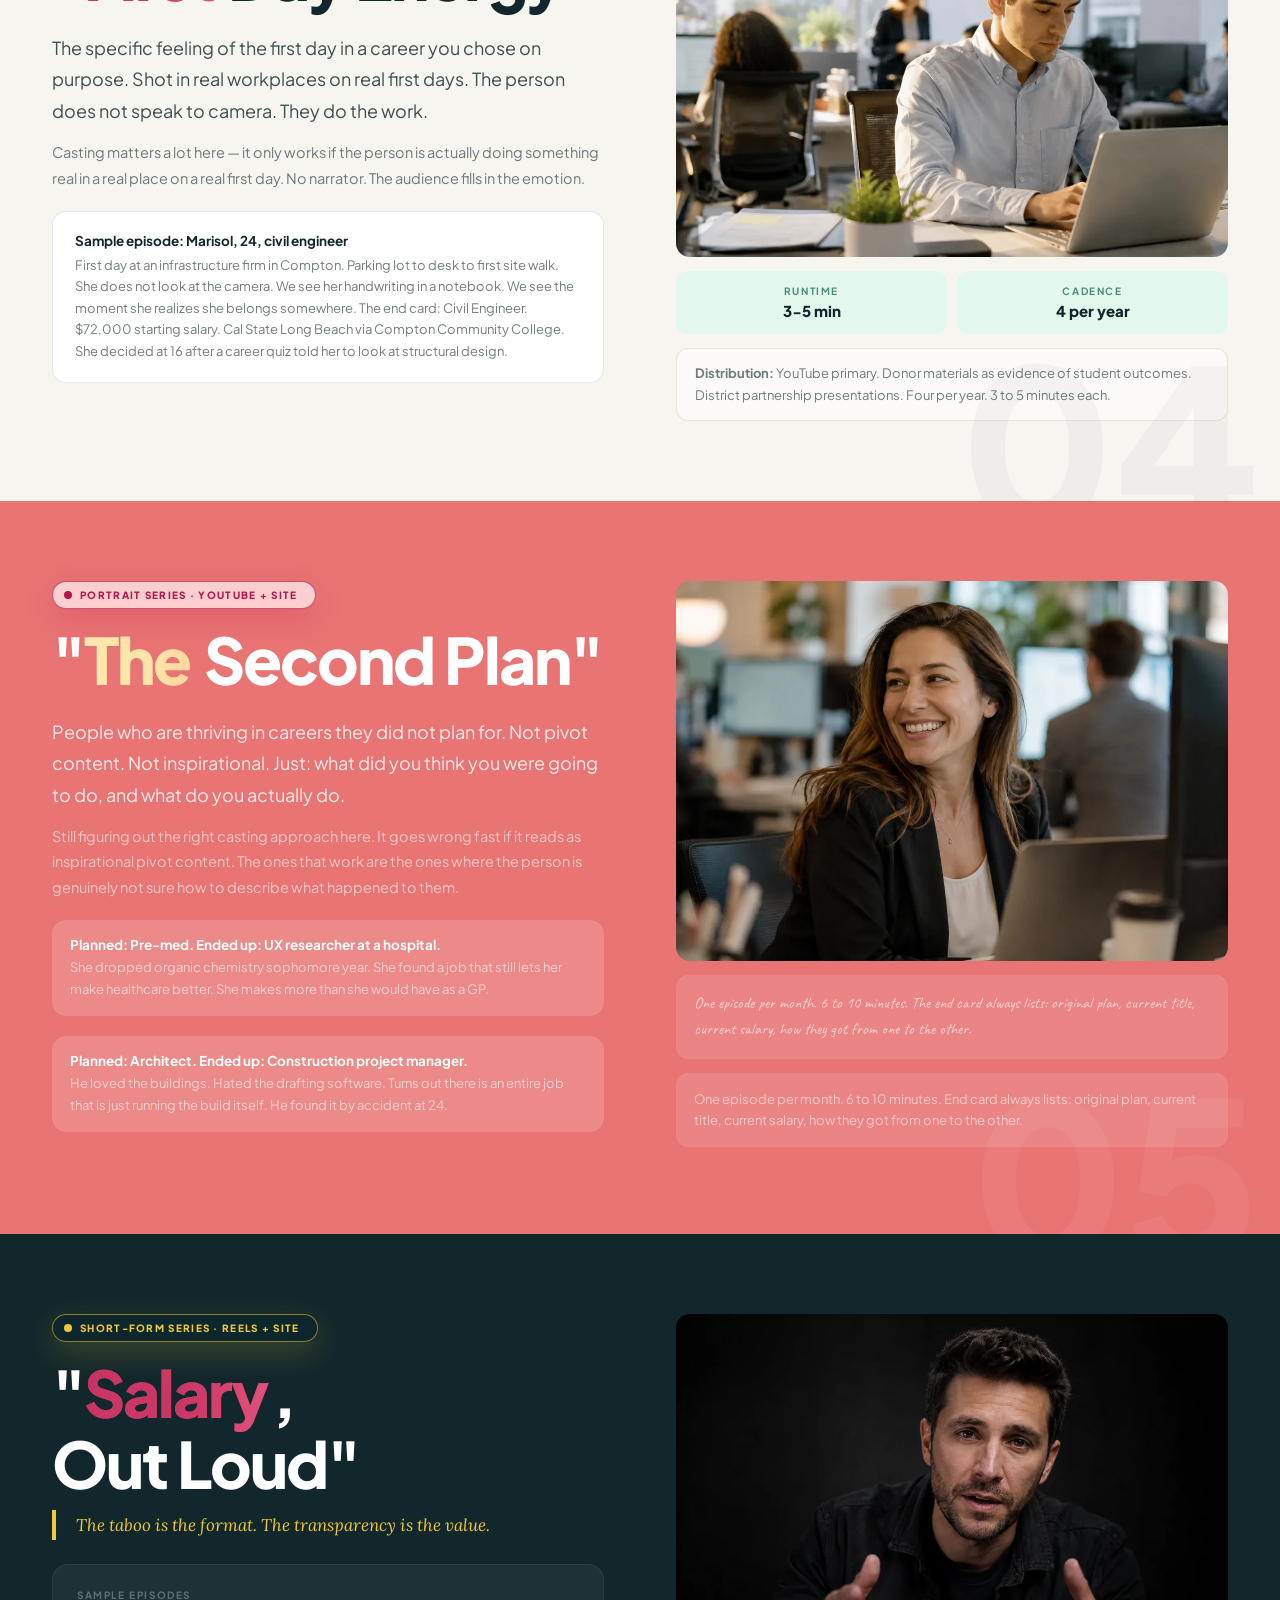
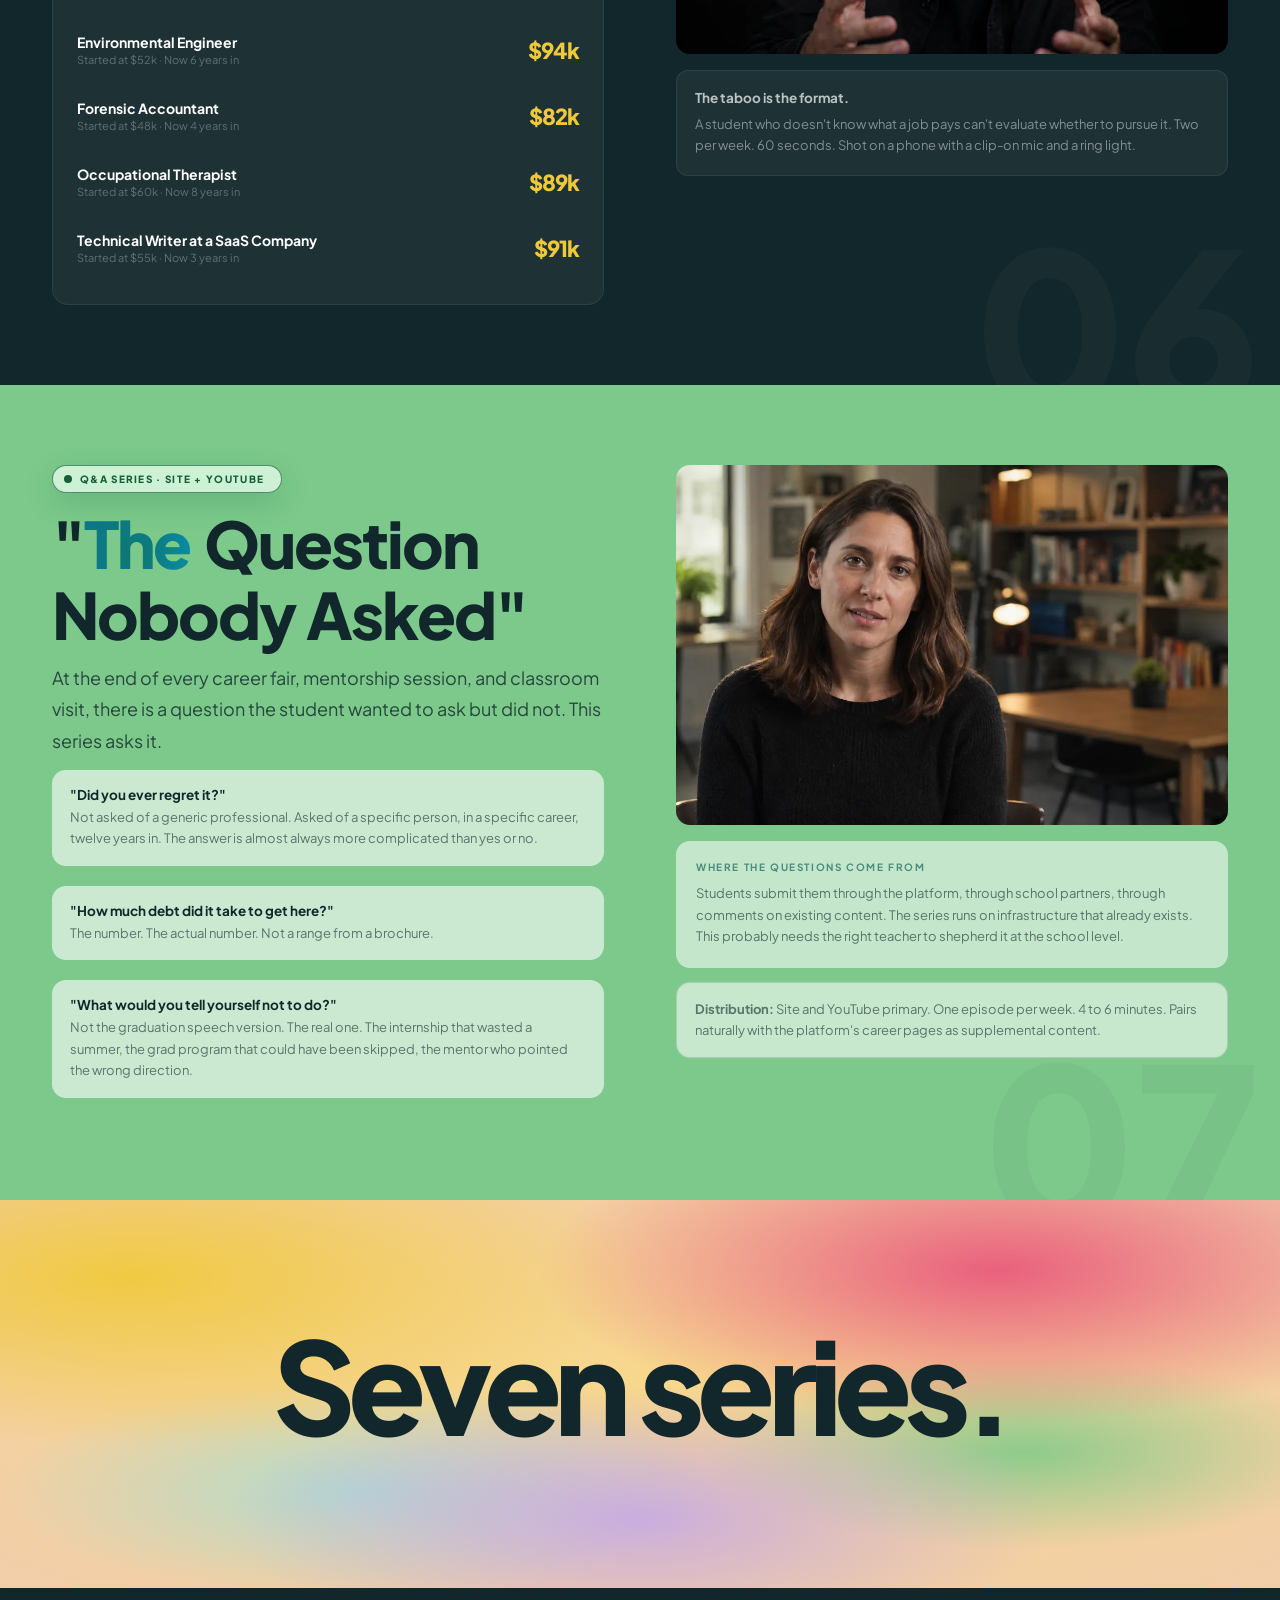
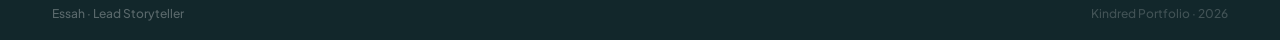
<file: series.html>
﻿<!DOCTYPE html>
<html lang="en">
<head>
<meta charset="UTF-8">
<meta name="viewport" content="width=device-width, initial-scale=1.0">
<link rel="icon" type="image/svg+xml" href="assets/brand/favicon.svg">
<title>The Series &mdash; Kindred</title>
<link href="https://fonts.googleapis.com/css2?family=Plus+Jakarta+Sans:ital,wght@0,300;0,400;0,500;0,600;0,700;0,800;1,400&family=Cormorant+Garamond:ital,wght@1,400;1,500;1,600&family=Lora:ital,wght@0,400;0,500;0,600;1,400;1,500;1,600&family=Caveat:wght@400;500;600;700&display=swap" rel="stylesheet">
<style>
:root {
  --hs-dark:   #12272B;
  --hs-teal:   #4B8B7E;
  --hs-mint:   #A8DDD4;
  --hs-yellow: #F0C93A;
  --hs-coral:  #E87474;
  --hs-pink:   #E8547A;
  --hs-lav:    #C5A8E8;
  --hs-green:  #7CC98B;
  --hs-cream:  #FFF8E7;
  --hs-off:    #F7F5F0;
  --hs-white:  #FFFFFF;
  --ink80: rgba(18,39,43,.80);
  --ink60: rgba(18,39,43,.60);
  --ink40: rgba(18,39,43,.40);
  --ink20: rgba(18,39,43,.20);
  --ink10: rgba(18,39,43,.10);
  --ink05: rgba(18,39,43,.05);
  --rainbow: linear-gradient(135deg,
    #F8E16C 0%, #F0A830 14%, #E87474 28%,
    #E8547A 42%, #C5A8E8 57%, #A8DDD4 71%,
    #7CC98B 85%, #F8E16C 100%);
}
*, *::before, *::after { margin:0; padding:0; box-sizing:border-box; }
html { scroll-behavior:smooth; }
body {
  font-family: 'Plus Jakarta Sans', sans-serif;
  color: var(--hs-dark);
  background: var(--hs-white);
  overflow-x: hidden;
}

/* ---- BADGE ---- */
.badge-pill {
  --badge-accent: #6A3FA0;
  display: inline-flex; align-items: center; gap: 8px;
  border: 1.5px solid color-mix(in srgb, var(--badge-accent), transparent 32%) !important; border-radius: 999px;
  padding: 7px 17px 7px 11px; background: rgba(255,255,255,.68) !important;
  margin-bottom: 20px;
  box-shadow: 0 10px 30px color-mix(in srgb, var(--badge-accent), transparent 80%);
  backdrop-filter: blur(14px) saturate(170%);
  -webkit-backdrop-filter: blur(14px) saturate(170%);
}
.badge-dot {
  width: 8px; height: 8px; border-radius: 50%;
  background: var(--badge-accent) !important; flex-shrink: 0;
  animation: dot-pulse 2s ease-in-out infinite;
}
@keyframes dot-pulse {
  0%   { box-shadow: 0 0 0 0 rgba(232,84,122,.55); }
  70%  { box-shadow: 0 0 0 7px rgba(232,84,122,.0); }
  100% { box-shadow: 0 0 0 0 rgba(232,84,122,.0); }
}
.badge-text { font-size: 10px; font-weight: 800; letter-spacing: .13em; text-transform: uppercase; color: var(--badge-accent) !important; }
.badge-pill.yellow { --badge-accent: #7A5200; }
.badge-pill.yellow .badge-dot { animation-name: dot-pulse-y; }
@keyframes dot-pulse-y { 0%{box-shadow:0 0 0 0 rgba(122,82,0,.58)}70%{box-shadow:0 0 0 7px rgba(122,82,0,.0)}100%{box-shadow:0 0 0 0 rgba(122,82,0,.0)} }
.badge-pill.yellow-bright {
  --badge-accent: var(--hs-yellow);
  background: rgba(18,39,43,.38) !important;
  border-color: rgba(240,201,58,.55) !important;
}
.badge-pill.yellow-bright .badge-dot { animation-name: dot-pulse-y-bright; }
@keyframes dot-pulse-y-bright { 0%{box-shadow:0 0 0 0 rgba(240,201,58,.6)}70%{box-shadow:0 0 0 7px rgba(240,201,58,.0)}100%{box-shadow:0 0 0 0 rgba(240,201,58,.0)} }
.badge-pill.teal { --badge-accent: #0A6D73; }
.badge-pill.teal .badge-dot { animation-name: dot-pulse-t; }
@keyframes dot-pulse-t { 0%{box-shadow:0 0 0 0 rgba(10,109,115,.55)}70%{box-shadow:0 0 0 7px rgba(10,109,115,.0)}100%{box-shadow:0 0 0 0 rgba(10,109,115,.0)} }
.badge-pill.coral { --badge-accent: #B4164D; }
.badge-pill.coral .badge-dot { animation-name: dot-pulse-c; }
@keyframes dot-pulse-c { 0%{box-shadow:0 0 0 0 rgba(180,22,77,.55)}70%{box-shadow:0 0 0 7px rgba(180,22,77,.0)}100%{box-shadow:0 0 0 0 rgba(180,22,77,.0)} }
.badge-pill.dark { --badge-accent: var(--hs-dark); border-color: rgba(18,39,43,.3); background: rgba(18,39,43,.06); }
.badge-pill.dark .badge-dot { animation-name: dot-pulse-d; }
@keyframes dot-pulse-d { 0%{box-shadow:0 0 0 0 rgba(18,39,43,.4)}70%{box-shadow:0 0 0 7px rgba(18,39,43,.0)}100%{box-shadow:0 0 0 0 rgba(18,39,43,.0)} }
.badge-pill.green { --badge-accent: #145F3A; }
.badge-pill.green .badge-dot { animation-name: dot-pulse-g; }
@keyframes dot-pulse-g { 0%{box-shadow:0 0 0 0 rgba(20,95,58,.54)}70%{box-shadow:0 0 0 7px rgba(20,95,58,.0)}100%{box-shadow:0 0 0 0 rgba(20,95,58,.0)} }

/* ---- TYPOGRAPHY ---- */
.section-label { font-family:'Cormorant Garamond',serif; font-style:italic; font-size:16px; font-weight:500; color:var(--hs-teal); display:block; margin-bottom:10px; }
.h1 { font-family:'Plus Jakarta Sans',sans-serif; font-size:clamp(52px,7.5vw,100px); font-weight:800; line-height:.93; letter-spacing:-3px; }
.h2 { font-family:'Plus Jakarta Sans',sans-serif; font-size:clamp(36px,5vw,68px); font-weight:800; line-height:.97; letter-spacing:-2px; }
.h3 { font-family:'Plus Jakarta Sans',sans-serif; font-size:clamp(22px,3vw,36px); font-weight:800; line-height:1.05; letter-spacing:-1px; }
.h4 { font-family:'Plus Jakarta Sans',sans-serif; font-size:clamp(18px,2vw,24px); font-weight:700; line-height:1.15; letter-spacing:-.5px; }
.accent-word,.hero h1 em{
  display:inline-block;
  padding-right:.09em;
  padding-bottom:.08em;
  margin-right:-.035em;
  line-height:1.08;
  color:inherit;
  background:
    radial-gradient(circle at 20% 28%, #C73564 0%, transparent 32%),
    radial-gradient(circle at 76% 64%, #F05B4F 0%, transparent 34%),
    linear-gradient(115deg,#C22E61 0%,#E8547A 36%,#C75AA0 68%,#F06A42 100%);
  background-size:220% 220%;
  -webkit-background-clip:text;
  background-clip:text;
  -webkit-text-fill-color:transparent;
  animation:accentFlow 6s ease-in-out infinite;
}
.accent-word.accent-bluepurple{
  background:
    radial-gradient(circle at 20% 28%, #284AAE 0%, transparent 32%),
    radial-gradient(circle at 76% 64%, #6A3FA0 0%, transparent 34%),
    linear-gradient(115deg,#1B4FAE 0%,#4467C9 36%,#7745A7 72%,#2F6DBE 100%);
  background-size:220% 220%;
  -webkit-background-clip:text;
  background-clip:text;
}
.accent-word.accent-bluegreen{
  background:
    radial-gradient(circle at 20% 28%, #0F766E 0%, transparent 32%),
    radial-gradient(circle at 76% 64%, #1D4ED8 0%, transparent 34%),
    linear-gradient(115deg,#0E7490 0%,#0891B2 36%,#16A34A 72%,#2563EB 100%);
  background-size:220% 220%;
  -webkit-background-clip:text;
  background-clip:text;
}
.accent-word.accent-light{
  background:
    radial-gradient(circle at 20% 28%, #FFE7A8 0%, transparent 32%),
    radial-gradient(circle at 76% 64%, #FFD0DA 0%, transparent 34%),
    linear-gradient(115deg,#FFF1B8 0%,#FFD29D 36%,#F8B8CF 72%,#FFF4C8 100%);
  background-size:220% 220%;
  -webkit-background-clip:text;
  background-clip:text;
}
@keyframes accentFlow{0%{background-position:0% 45%;}50%{background-position:100% 55%;}100%{background-position:0% 45%;}}
.body-xl { font-size:18px; line-height:1.75; color:var(--ink80); }
.body-lg { font-size:16px; line-height:1.75; color:var(--ink80); }
.body-md { font-size:14.5px; line-height:1.75; color:var(--ink60); }
.body-sm { font-size:13px; line-height:1.65; color:var(--ink60); }
.overline { font-size:10px; font-weight:700; letter-spacing:.16em; text-transform:uppercase; color:var(--hs-teal); }

/* ---- LAYOUT ---- */
.wrap { max-width:1280px; margin:0 auto; padding:0 52px; }
.wrap-narrow { max-width:820px; margin:0 auto; padding:0 52px; }
.g2 { display:grid; grid-template-columns:1fr 1fr; gap:24px; }
.g3 { display:grid; grid-template-columns:repeat(3,1fr); gap:20px; }

/* ---- HERO ---- */
@property --s-x1 { syntax: '<percentage>'; initial-value: 12%; inherits: false; }
@property --s-y1 { syntax: '<percentage>'; initial-value: 18%; inherits: false; }
@property --s-x2 { syntax: '<percentage>'; initial-value: 82%; inherits: false; }
@property --s-y2 { syntax: '<percentage>'; initial-value: 22%; inherits: false; }
@property --s-x3 { syntax: '<percentage>'; initial-value: 48%; inherits: false; }
@property --s-y3 { syntax: '<percentage>'; initial-value: 78%; inherits: false; }

.hero {
  background:
    radial-gradient(ellipse 75% 70% at var(--s-x1) var(--s-y1), rgba(239,145,160,.98) 0%, transparent 60%),
    radial-gradient(ellipse 70% 65% at var(--s-x2) var(--s-y2), rgba(240,190,82,.98) 0%, transparent 58%),
    radial-gradient(ellipse 65% 65% at var(--s-x3) var(--s-y3), rgba(232,162,102,.98) 0%, transparent 60%),
    radial-gradient(ellipse 60% 55% at 25% 72%, rgba(238,173,148,.98) 0%, transparent 58%),
    radial-gradient(ellipse 55% 50% at 75% 65%, rgba(242,210,92,.98) 0%, transparent 56%),
    radial-gradient(ellipse 100% 100% at 50% 50%, #EFC0AA 0%, #EFD09B 100%);
  animation: sdrift1 6s ease-in-out infinite alternate,
             sdrift2 6s ease-in-out infinite alternate,
             sdrift3 6s ease-in-out infinite alternate;
  padding:150px 52px 80px;
  position: relative;
  overflow: hidden;
  min-height: 520px;
  display: flex;
  align-items: center;
}
@keyframes sdrift1 {
  0%   { --s-x1: 12%; --s-y1: 18%; }
  33%  { --s-x1: 24%; --s-y1: 32%; }
  66%  { --s-x1: 8%;  --s-y1: 12%; }
  100% { --s-x1: 20%; --s-y1: 28%; }
}
@keyframes sdrift2 {
  0%   { --s-x2: 82%; --s-y2: 22%; }
  33%  { --s-x2: 92%; --s-y2: 38%; }
  66%  { --s-x2: 75%; --s-y2: 18%; }
  100% { --s-x2: 88%; --s-y2: 32%; }
}
@keyframes sdrift3 {
  0%   { --s-x3: 48%; --s-y3: 78%; }
  33%  { --s-x3: 38%; --s-y3: 88%; }
  66%  { --s-x3: 58%; --s-y3: 72%; }
  100% { --s-x3: 44%; --s-y3: 84%; }
}
.hero-blob {
  display: none;
}
.hero-blob2 {
  display: none;
}
.hero-blob3 {
  display: none;
}
.hero-inner {
  position: relative;
  z-index: 2;
  max-width: 760px;
}
.hero-tag {
  display: inline-flex;
  align-items: center;
  gap: 8px;
  background: rgba(255,255,255,.34);
  border: 1px solid rgba(232,84,122,.42);
  border-radius: 999px;
  padding: 8px 18px 8px 12px;
  margin-bottom: 32px;
  box-shadow: 0 10px 30px rgba(232,84,122,.14);
  backdrop-filter: blur(16px) saturate(170%);
  -webkit-backdrop-filter: blur(16px) saturate(170%);
}
.hero-dot {
  width: 7px;
  height: 7px;
  border-radius: 50%;
  background: var(--hs-pink);
  flex-shrink: 0;
  animation: hero-pulse 2s ease-in-out infinite;
}
@keyframes hero-pulse {
  0% { box-shadow: 0 0 0 0 rgba(232,84,122,.5); }
  70% { box-shadow: 0 0 0 7px rgba(232,84,122,0); }
  100% { box-shadow: 0 0 0 0 rgba(232,84,122,0); }
}
.hero-tag-text {
  font-family: 'Plus Jakarta Sans', sans-serif;
  font-size: 12px;
  font-weight: 700;
  letter-spacing: .08em;
  text-transform: uppercase;
  color: var(--hs-pink);
}
.hero h1 {
  font-family: 'Plus Jakarta Sans', sans-serif;
  font-size: clamp(64px,8vw,108px);
  font-weight: 800;
  line-height: .92;
  letter-spacing: -0.07em;
  margin-bottom: 24px;
  color: var(--hs-dark);
}
.hero h1 em {
  font-style: normal;
  color: var(--hs-pink);
}
.hero-sub {
  font-family: 'Plus Jakarta Sans', sans-serif;
  font-size: 18px;
  font-style: normal;
  line-height: 1.6;
  letter-spacing: -0.02em;
  color: var(--ink80);
  max-width: 520px;
  margin-bottom: 30px;
}

/* ---- CARDS ---- */
.card { background:var(--hs-white); border-radius:20px; padding:32px; border:2.5px solid transparent; transition:transform .2s,box-shadow .2s; }
.card:hover { transform:translateY(-3px); box-shadow:0 12px 36px rgba(18,39,43,.09); }
.c-yellow { border-color:var(--hs-yellow); }
.c-mint   { border-color:var(--hs-mint); }
.c-pink   { border-color:var(--hs-pink); }
.c-lav    { border-color:var(--hs-lav); }
.c-coral  { border-color:var(--hs-coral); }
.c-teal   { border-color:var(--hs-teal); }
.c-dark   { border-color:var(--ink20); }
.c-green  { border-color:var(--hs-green); }

/* ---- RAINBOW ---- */
.rainbow-section { background:var(--rainbow); background-size:300% 300%; animation:rb-shift 14s ease infinite; }
@keyframes rb-shift { 0%{background-position:0% 50%}50%{background-position:100% 50%}100%{background-position:0% 50%} }

/* ---- SERIES BLOCKS ---- */
.series-block { padding:80px 0; position:relative; overflow:hidden; }
.series-inner { max-width:1280px; margin:0 auto; padding:0 52px; display:grid; grid-template-columns:1fr 1fr; gap:72px; align-items:flex-start; }
.series-ghost-n { font-family:'Plus Jakarta Sans',sans-serif; font-size:220px; font-weight:900; color:rgba(255,255,255,.05); position:absolute; bottom:-50px; right:20px; line-height:1; pointer-events:none; user-select:none; }
.series-ghost-n.dark-ghost { color:rgba(18,39,43,.035); }

/* ---- EXAMPLE CARDS ---- */
.ex-card { border-radius:14px; padding:16px 18px; margin-bottom:10px; }
.ex-card:last-child { margin-bottom:0; }
.ex-title { font-weight:700; font-size:13.5px; margin-bottom:4px; }

/* ---- PLACEHOLDER ---- */
.ph { background:var(--ink05); border-radius:14px; border:2px dashed var(--ink10); display:flex; flex-direction:column; align-items:center; justify-content:center; gap:8px; padding:28px; min-height:220px; text-align:center; }
.ph-note { font-size:11px; font-style:italic; color:var(--ink30); max-width:220px; line-height:1.5; }
.series-photo { width:100%; height:auto; border-radius:14px; object-fit:cover; display:block; }

/* ---- PILL TAGS ---- */
.job-pill { display:inline-flex; align-items:center; gap:5px; background:#fff; border-radius:999px; padding:5px 12px; font-size:11.5px; font-weight:700; border:1.5px solid; }

/* ---- SCRIPT BLOCK ---- */
.script-block { background:#fff; border-radius:16px; padding:28px; border:1.5px solid rgba(197,168,232,.4); margin-bottom:16px; }
.script-slug { font-size:10px; font-weight:700; letter-spacing:.12em; text-transform:uppercase; color:var(--ink30); margin-bottom:10px; }
.script-line { font-size:13.5px; line-height:1.8; color:var(--ink80); margin-bottom:8px; }
.script-dir { font-weight:700; color:var(--hs-dark); }
.script-voice { font-style:italic; color:var(--ink60); }
.script-note { font-size:11.5px; color:var(--ink30); margin-top:14px; }

/* ---- ANIMATIONS ---- */
@keyframes up { from{opacity:0;transform:translateY(8px)}to{opacity:1;transform:translateY(0)} }
.au { opacity:0; animation:up .55s ease forwards; }
.au1 { animation-delay:.08s; }
.au2 { animation-delay:.18s; }
.au3 { animation-delay:.28s; }
.au4 { animation-delay:.38s; }

/* ---- IS THAT A JOB INTERACTIVE ---- */
.itaj-shell {
  background: var(--hs-dark);
  border-radius: 28px;
  padding: 40px 36px;
  position: relative;
  overflow: hidden;
}
.itaj-phone {
  background: #1e3438;
  border-radius: 20px;
  border: 1.5px solid rgba(255,255,255,.07);
  padding: 28px 24px;
  min-height: 320px;
  display: flex; flex-direction: column; align-items: center; justify-content: center;
  text-align: center;
  position: relative;
}
.itaj-title-display {
  font-family: 'Plus Jakarta Sans', sans-serif;
  font-size: clamp(22px, 3.5vw, 38px);
  font-weight: 900;
  letter-spacing: -1.5px;
  color: #fff;
  line-height: 1.1;
  margin-bottom: 8px;
  transition: all .3s ease;
}
.itaj-emoji { font-size: 48px; margin-bottom: 16px; display: block; }
.itaj-sub { font-size: 12px; color: rgba(255,255,255,.3); letter-spacing: .12em; text-transform: uppercase; font-weight: 700; margin-bottom: 32px; }
.itaj-btns { display: flex; gap: 12px; width: 100%; }
.itaj-btn {
  flex: 1; padding: 16px; border-radius: 14px; border: 2px solid;
  font-family: 'Plus Jakarta Sans', sans-serif;
  font-size: 15px; font-weight: 800; cursor: pointer;
  transition: all .18s; letter-spacing: -.3px;
}
.itaj-btn.real { background: rgba(124,201,139,.15); border-color: var(--hs-green); color: var(--hs-green); }
.itaj-btn.real:hover { background: var(--hs-green); color: var(--hs-dark); }
.itaj-btn.fake { background: rgba(232,84,122,.12); border-color: var(--hs-pink); color: var(--hs-pink); }
.itaj-btn.fake:hover { background: var(--hs-pink); color: #fff; }
.itaj-result {
  display: none; flex-direction: column; align-items: center; text-align: center; padding: 12px 0;
}
.itaj-verdict { font-size: 32px; font-weight: 900; margin-bottom: 6px; letter-spacing: -1px; }
.itaj-desc { font-size: 13px; color: rgba(255,255,255,.5); line-height: 1.6; max-width: 260px; margin: 0 auto 20px; }
.itaj-next { background: var(--hs-yellow); color: var(--hs-dark); border: none; border-radius: 999px; padding: 12px 28px; font-family:'Plus Jakarta Sans',sans-serif; font-size:13px; font-weight:800; cursor:pointer; transition:all .2s; }
.itaj-next:hover { transform: scale(1.04); }
.itaj-score { position: absolute; top: 16px; right: 16px; font-size: 11px; font-weight: 700; color: rgba(255,255,255,.25); letter-spacing: .1em; }
.itaj-progress { height: 3px; background: rgba(255,255,255,.08); border-radius: 999px; margin-bottom: 24px; overflow: hidden; }
.itaj-progress-fill { height: 100%; background: var(--hs-yellow); border-radius: 999px; transition: width .4s ease; }
.itaj-explain { margin-top: 32px; }
.itaj-explain p { font-size: 13px; color: rgba(255,255,255,.45); line-height: 1.7; }
.itaj-explain strong { color: rgba(255,255,255,.7); }

/* ---- SALARY CARD ---- */
.salary-row { display: flex; align-items: center; justify-content: space-between; padding: 16px 0; border-bottom: 1px solid var(--ink10); }
.salary-row:last-child { border-bottom: none; }
.salary-label { font-size: 14px; font-weight: 700; color: var(--hs-dark); }
.salary-num { font-size: 22px; font-weight: 900; letter-spacing: -1px; }
.salary-years { font-size: 11px; color: var(--ink40); margin-top: 2px; }

/* ---- STAT STRIP ---- */
.stat-strip { display: flex; gap: 40px; margin-top: 28px; flex-wrap: wrap; }
.stat-item {}
.stat-n { font-size: clamp(32px, 4vw, 52px); font-weight: 900; letter-spacing: -2px; line-height: 1; }
.stat-l { font-size: 12px; color: var(--ink40); font-weight: 600; margin-top: 4px; letter-spacing: .04em; }

/* ---- DIVIDER ---- */
.series-divider { height: 4px; background: var(--rainbow); background-size: 300% 100%; animation: rb-shift 8s ease infinite; }

/* ---- RESPONSIVE ---- */
@media(max-width:960px) {
  .wrap, .wrap-narrow { padding-left:20px; padding-right:20px; }
  .hero { padding:150px 20px 80px; min-height:500px; }
  .hero h1 { font-size:64px; }
  .hero-sub { font-size:14px; }
  .g2, .g3, .series-inner { grid-template-columns:1fr; }
  .series-ghost-n { display:none; }
  .itaj-btns { flex-direction: column; }
  .series-inner { padding-left:24px; padding-right:24px; gap:32px; }
  .series-photo { min-height:260px !important; }
}
@media(max-width:560px) {
  .hero h1 { font-size:clamp(48px,16vw,70px); }
  .hero { padding-top:132px; min-height:440px; }
  .hero-sub { font-size:14px; }
  .series-inner { padding-left:20px; padding-right:20px; }
  .series-photo { min-height:220px !important; border-radius:12px; }
  .ex-card,.script-block { padding:16px; }
}
</style>
<link rel="stylesheet" href="kindred-nav.css?v=3">
</head>
<body>
<!-- SHARED NAV -->
<nav class="hs-nav" aria-label="Primary navigation">
  <a class="hs-nav-brand" href="index.html" aria-label="Kindred home">
    <span class="hs-nav-logo" aria-hidden="true"></span>
  </a>
  <ul class="hs-nav-links">
    <li><a class="hs-nav-item" href="index.html">Home</a></li>
    <li class="hs-nav-menu">
      <a class="hs-nav-item" href="Writing%20pages/what%20the%20file%20doesnt%20say.html">Writing</a>
      <div class="hs-nav-dropdown" aria-label="Writing pages">
        <a href="Writing%20pages/what%20the%20file%20doesnt%20say.html">Article 1</a>
        <a href="Writing%20pages/didnt%20route%20them.html">Article 2</a>
        <a href="Writing%20pages/three%20foot%20gap.html">Article 3</a>
      </div>
    </li>
    <li><a class="hs-nav-item" href="compton%20pitch.html">District Pitch</a></li>
    <li><a class="hs-nav-item is-active" href="series.html">Series</a></li>
    <li class="hs-nav-menu">
      <a class="hs-nav-item" href="documentary%20treatment.html">Documentary</a>
      <div class="hs-nav-dropdown" aria-label="Documentary pages">
        <a href="documentary%20treatment.html">Treatment</a>
        <a href="documentary%20distribution.html">Distribution</a>
      </div>
    </li>
  </ul>
</nav>
<!-- SECTION RAIL -->
<nav class="hs-section-rail" aria-label="Section navigation">
  <div class="hs-section-rail-tab">Sections</div>
  <div class="hs-section-rail-panel">
    <div class="hs-section-rail-kicker">On this page</div>
    <a href="#top">Top</a>
    <a href="#s01">Reels</a>
    <a href="#s02">YouTube</a>
    <a href="#s03">Email</a>
    <a href="#s04">First Day</a>
    <a href="#s05">Portraits</a>
    <a href="#s06">Salary</a>
    <a href="#s07">Q&A</a>
  </div>
</nav>

<!-- HERO -->
<section id="top" class="hero">
  <div class="hero-blob"></div>
  <div class="hero-blob2"></div>
  <div class="hero-blob3"></div>
  <div class="hero-inner">
    <div class="hero-tag au au1">
      <div class="hero-dot"></div>
      <span class="hero-tag-text">Seven original series</span>
    </div>
    <h1 class="au au2">Stories the<br><em>platform</em><br>can't tell.</h1>
    <p class="hero-sub au au3">Seven formats. Each one starts from what a student actually watches, not what we think they should.</p>
  </div>
</section>
<div class="hs-hero-divider"></div>

<!-- ==================== S01 ==================== -->
<div id="s01" class="series-block" style="background:var(--hs-yellow);">
  <div class="series-ghost-n dark-ghost">01</div>
  <div class="series-inner">
    <div>
      <div class="badge-pill coral" style="margin-bottom:16px;"><span class="badge-dot"></span><span class="badge-text">Street Interview &middot; Reels / TikTok</span></div>
      <h2 class="h2" style="margin-bottom:16px;">"<span class="accent-word">Is</span> That a Job?"</h2>

      <p class="body-xl" style="margin-bottom:14px;">Show someone a job title. Ask them: real or made up. Cut to the person who actually does it for twelve seconds. Done.</p>

      <div style="display:flex;flex-wrap:wrap;gap:7px;margin-bottom:22px;">
        <span class="job-pill" style="border-color:var(--hs-coral);">&#x1F3AD; Foley Artist</span>
        <span class="job-pill" style="border-color:var(--hs-teal);">&#x1F988; Shark Tagging Specialist</span>
        <span class="job-pill" style="border-color:var(--hs-lav);">&#x1F9CA; Ice Core Scientist</span>
        <span class="job-pill" style="border-color:var(--hs-pink);">&#x1F3A2; Theme Park Imagineer</span>
        <span class="job-pill" style="border-color:var(--hs-teal);">&#x1F9EC; Wildlife Forensics</span>
        <span class="job-pill" style="border-color:var(--hs-dark);">&#x1F30A; Submersible Pilot</span>
        <span class="job-pill" style="border-color:var(--hs-coral);">&#x1F680; Space Food Scientist</span>
        <span class="job-pill" style="border-color:var(--hs-lav);">&#x1F916; Prosthetic Designer</span>
      </div>

      <div style="display:flex;flex-direction:column;gap:10px;">
        <div style="background:rgba(255,255,255,.6);border-radius:12px;padding:14px 18px;">
          <p style="font-weight:700;font-size:13.5px;margin-bottom:3px;">Primary: Reels / TikTok</p>
          <p class="body-sm">Vertical, 45 to 90 seconds. Two per week. The question earns organic reach because it is genuinely interesting and the answers are often funny. No paid campaign competes with that.</p>
        </div>
        <div style="background:rgba(255,255,255,.6);border-radius:12px;padding:14px 18px;">
          <p style="font-weight:700;font-size:13.5px;margin-bottom:3px;">Secondary: YouTube Shorts</p>
          <p class="body-sm">Horizontal cut. Searchable. Builds a catalogue that compounds in value over time.</p>
        </div>
      </div>
    </div>

    <!-- INTERACTIVE DEMO -->
    <div>
      <p class="overline" style="margin-bottom:14px;color:var(--hs-dark);">Try the format</p>
      <div class="itaj-shell">
        <div class="itaj-phone">
          <div class="itaj-score" id="itaj-score">0 / 8</div>
          <div class="itaj-progress"><div class="itaj-progress-fill" id="itaj-bar" style="width:0%"></div></div>

          <!-- question state -->
          <div id="itaj-q">
            <span class="itaj-emoji" id="itaj-emoji">&#x1F988;</span>
            <p class="itaj-title-display" id="itaj-title">Shark Tagging Specialist</p>
            <p class="itaj-sub">Real job or made up?</p>
            <div class="itaj-btns">
              <button class="itaj-btn real" onclick="guess(true)">Real job &check;</button>
              <button class="itaj-btn fake" onclick="guess(false)">Made up &times;</button>
            </div>
          </div>

          <!-- result state -->
          <div id="itaj-r" class="itaj-result">
            <p class="itaj-verdict" id="itaj-verdict"></p>
            <p class="itaj-desc" id="itaj-rdesc"></p>
            <button class="itaj-next" onclick="nextJob()">Next job &rarr;</button>
          </div>
        </div>

        <div class="itaj-explain">
          <p><strong>Every job title here</strong> is already on the Kindred platform. The person who watches this and thinks "wait, that's real?" ends up on the site.</p>
        </div>
      </div>

      <p style="font-family:'Caveat',cursive;font-size:15px;color:var(--hs-dark);opacity:.6;margin-top:14px;line-height:1.6;">All eight of those are real. The game works because people are genuinely surprised.</p>
    </div>
  </div>
</div>

<!-- ==================== S02 ==================== -->
<div id="s02" class="series-block" style="background:var(--hs-mint);">
  <div class="series-ghost-n dark-ghost">02</div>
  <div class="series-inner">
    <div>
      <div class="badge-pill teal" style="margin-bottom:16px;"><span class="badge-dot"></span><span class="badge-text">Two-Hander Interview &middot; YouTube</span></div>
      <h2 class="h2" style="margin-bottom:16px;">"<span class="accent-word">The</span> Plan"</h2>

      <p class="body-xl" style="margin-bottom:14px;">A student and a professional, twenty years apart, in the same career. The student asks. The professional answers. Nobody resolves anything.</p>

      <div style="display:flex;flex-direction:column;gap:10px;margin-bottom:22px;">
        <div class="ex-card" style="background:rgba(255,255,255,.65);">
          <p class="ex-title">A student who wants to be a nurse + a nurse of 15 years</p>
          <p class="body-sm">She says: the hardest part is the waiting room conversation after the surgery. Not the surgery itself. She did not expect to say that out loud.</p>
        </div>
        <div class="ex-card" style="background:rgba(255,255,255,.65);">
          <p class="ex-title">A student who wants to code + a senior engineer who moved into management</p>
          <p class="body-sm">He says: I haven't written code in four years. The student is quiet for two seconds. That silence is the scene.</p>
        </div>
        <div class="ex-card" style="background:rgba(255,255,255,.65);">
          <p class="ex-title">A student who wants to be a lawyer + a lawyer who left law at 40</p>
          <p class="body-sm">The conversation no one in a guidance office ever initiates.</p>
        </div>
      </div>

      <p class="body-sm" style="margin-top:6px;background:rgba(255,255,255,.5);border-radius:12px;padding:14px 18px;"><strong>Distribution:</strong> YouTube primary, classroom playlist. One episode per month. 8 to 12 minutes.</p>

    </div>

    <div>
      <img class="series-photo" src="assets/series/interview-setup.webp" alt="Two people sitting across from each other interview setup" style="min-height:400px;">
      <div style="background:rgba(255,255,255,.5);border-radius:12px;padding:16px 18px;margin-top:14px;">
        <p style="font-family:'Caveat',cursive;font-size:16px;color:var(--ink60);line-height:1.6;">The tension isn't the conflict. It's watching someone realize the plan was built on an assumption nobody corrected at 16.</p>
      </div>
      <div style="background:rgba(255,255,255,.5);border-radius:12px;padding:18px;margin-top:14px;">
        <p class="overline" style="margin-bottom:8px;">Visual language</p>
        <p class="body-sm">Same framing for both subjects. Student's side warmer. Professional's slightly cooler. The composition makes the generational distance visible without announcing it. No narrator. The camera trusts what it sees.</p>
      </div>
    </div>
  </div>
</div>

<!-- ==================== S03 ==================== -->
<div id="s03" class="series-block" style="background:var(--hs-lav);">
  <div class="series-ghost-n dark-ghost">03</div>
  <div class="series-inner">
    <div>
      <div class="badge-pill" style="margin-bottom:16px;"><span class="badge-dot"></span><span class="badge-text">Monologue Series &middot; Site + Email</span></div>
      <h2 class="h2" style="margin-bottom:16px;">"<span class="accent-word accent-bluepurple">Nobody</span> Told Me"</h2>

      <p class="body-xl" style="margin-bottom:22px;">One person. One true thing about their career that does not appear in a job description, a career quiz, or a counselor's office. Not a complaint. A fact.</p>

      <div style="display:flex;flex-direction:column;gap:10px;margin-bottom:22px;">
        <div class="ex-card" style="background:rgba(255,255,255,.65);border-radius:14px;">
          <p class="ex-title">A data scientist</p>
          <p class="body-md">Nobody told him 80% of the job is cleaning spreadsheets. The other 20% is what people imagine the whole job is.</p>
        </div>
        <div class="ex-card" style="background:rgba(255,255,255,.65);border-radius:14px;">
          <p class="ex-title">A marine biologist</p>
          <p class="body-md">Nobody told her she would spend more time writing grant applications than time in the water. The ocean is the reason. The grant is the job.</p>
        </div>
      </div>
    </div>

    <div>
      <div class="script-block">
        <p class="overline" style="margin-bottom:14px;">Sample episode &mdash; opening 60 seconds</p>
        <p class="script-slug">Episode: The Marine Biologist</p>
        <p class="script-line script-dir">INT. UNIVERSITY OFFICE &mdash; MORNING</p>
        <p class="script-line">She is at her desk. The wall behind her has one photograph: somewhere cold, underwater, a shape in the distance. She is correcting a document. This is what we see first. Not her face.</p>
        <p class="script-line">She looks up. Holds for a beat.</p>
        <p class="script-line script-voice">"Nobody told me about the grants."</p>
        <p class="script-line">She pauses. Goes back to the document for three seconds. Then:</p>
        <p class="script-line script-voice">"I thought I was going to be in the ocean. I am in the ocean for maybe eight weeks a year. The rest of the year I am writing proposals about being in the ocean."</p>
        <p class="script-note">End on black. One card: what she does / what she earns / one sentence she wishes she had read at 16. Runtime: 5 to 7 min. Bi-weekly.</p>
      </div>
      <div style="background:rgba(255,255,255,.55);border-radius:14px;padding:18px 20px;margin-bottom:14px;">
        <p class="ex-title" style="margin-bottom:6px;">Planned: Journalist. Ended up: Content strategist at a tech company.</p>
        <p class="body-sm">The skills transferred. The title changed. The salary tripled. She did not know that job existed when she declared her major.</p>
      </div>
      <p class="body-sm" style="background:rgba(255,255,255,.55);border-radius:12px;padding:14px 18px;border:1.5px solid rgba(101,78,163,.18);"><strong>Distribution:</strong> Kindred site, email newsletter, YouTube. One episode bi-weekly. Serves donor and student audiences at the same time, for different reasons.</p>
    </div>
  </div>
</div>

<!-- ==================== S04 ==================== -->
<div id="s04" class="series-block" style="background:var(--hs-off);">
  <div class="series-ghost-n dark-ghost">04</div>
  <div class="series-inner">
    <div>
      <div class="badge-pill dark" style="margin-bottom:16px;"><span class="badge-dot"></span><span class="badge-text">Observational Documentary &middot; YouTube</span></div>
      <h2 class="h2" style="margin-bottom:16px;">"<span class="accent-word">First</span> Day Energy"</h2>

      <p class="body-xl" style="margin-bottom:14px;">The specific feeling of the first day in a career you chose on purpose. Shot in real workplaces on real first days. The person does not speak to camera. They do the work.</p>

      <p class="body-md" style="margin-bottom:20px;">Casting matters a lot here — it only works if the person is actually doing something real in a real place on a real first day. No narrator. The audience fills in the emotion.</p>

      <div style="background:#fff;border-radius:14px;padding:20px 22px;margin-bottom:18px;border:1.5px solid var(--ink10);">
        <p style="font-weight:700;font-size:13.5px;margin-bottom:6px;">Sample episode: Marisol, 24, civil engineer</p>
        <p class="body-sm">First day at an infrastructure firm in Compton. Parking lot to desk to first site walk. She does not look at the camera. We see her handwriting in a notebook. We see the moment she realizes she belongs somewhere. The end card: Civil Engineer. $72,000 starting salary. Cal State Long Beach via Compton Community College. She decided at 16 after a career quiz told her to look at structural design.</p>
      </div>

    </div>

    <div>
      <img class="series-photo" src="assets/series/young-professional-work.webp" alt="Young professional on a first day at work" style="min-height:360px;margin-bottom:14px;">
      <div class="g2" style="gap:10px;">
        <div style="background:#E2F8EC;border-radius:12px;padding:14px;text-align:center;"><p class="overline" style="margin-bottom:4px;">Runtime</p><p style="font-weight:800;font-size:15px;">3-5 min</p></div>
        <div style="background:#E2F8EC;border-radius:12px;padding:14px;text-align:center;"><p class="overline" style="margin-bottom:4px;">Cadence</p><p style="font-weight:800;font-size:15px;">4 per year</p></div>
      </div>
      <p class="body-sm" style="margin-top:14px;background:rgba(255,255,255,.5);border-radius:12px;padding:14px 18px;border:1.5px solid var(--ink10);"><strong>Distribution:</strong> YouTube primary. Donor materials as evidence of student outcomes. District partnership presentations. Four per year. 3 to 5 minutes each.</p>
    </div>
  </div>
</div>

<!-- ==================== S05 ==================== -->
<div id="s05" class="series-block" style="background:var(--hs-coral);">
  <div class="series-ghost-n" style="color:rgba(255,255,255,.05);">05</div>
  <div class="series-inner">
    <div>
      <div class="badge-pill coral" style="margin-bottom:16px;border-color:rgba(255,255,255,.4);background:rgba(255,255,255,.1);"><span class="badge-dot" style="background:#fff;animation-name:dot-pulse-w;"></span><span class="badge-text" style="color:#fff;">Portrait Series &middot; YouTube + Site</span></div>
      <h2 class="h2" style="color:#fff;margin-bottom:16px;">"<span class="accent-word accent-light">The</span> Second Plan"</h2>

      <p class="body-xl" style="color:rgba(255,255,255,.85);margin-bottom:14px;">People who are thriving in careers they did not plan for. Not pivot content. Not inspirational. Just: what did you think you were going to do, and what do you actually do.</p>

      <p class="body-md" style="color:rgba(255,255,255,.6);margin-bottom:20px;">Still figuring out the right casting approach here. It goes wrong fast if it reads as inspirational pivot content. The ones that work are the ones where the person is genuinely not sure how to describe what happened to them.</p>

      <div style="display:flex;flex-direction:column;gap:10px;margin-bottom:22px;">
        <div class="ex-card" style="background:rgba(255,255,255,.15);border-radius:14px;">
          <p class="ex-title" style="color:#fff;">Planned: Pre-med. Ended up: UX researcher at a hospital.</p>
          <p style="font-size:13px;color:rgba(255,255,255,.6);line-height:1.65;">She dropped organic chemistry sophomore year. She found a job that still lets her make healthcare better. She makes more than she would have as a GP.</p>
        </div>
        <div class="ex-card" style="background:rgba(255,255,255,.15);border-radius:14px;">
          <p class="ex-title" style="color:#fff;">Planned: Architect. Ended up: Construction project manager.</p>
          <p style="font-size:13px;color:rgba(255,255,255,.6);line-height:1.65;">He loved the buildings. Hated the drafting software. Turns out there is an entire job that is just running the build itself. He found it by accident at 24.</p>
        </div>
      </div>

    </div>

    <div>
      <img class="series-photo" src="assets/series/professional-office-portrait.webp" alt="Professional smiling candid office portrait" style="min-height:380px;">
      <div style="background:rgba(255,255,255,.12);border-radius:12px;padding:16px 18px;margin-top:14px;">
        <p style="font-family:'Caveat',cursive;font-size:16px;color:rgba(255,255,255,.6);line-height:1.6;">One episode per month. 6 to 10 minutes. The end card always lists: original plan, current title, current salary, how they got from one to the other.</p>
      </div>
      <div style="background:rgba(255,255,255,.12);border-radius:12px;padding:16px 18px;margin-top:14px;">
        <p style="font-size:13px;color:rgba(255,255,255,.55);line-height:1.65;">One episode per month. 6 to 10 minutes. End card always lists: original plan, current title, current salary, how they got from one to the other.</p>
      </div>
    </div>
  </div>
</div>

<!-- ==================== S06 ==================== -->
<div id="s06" class="series-block" style="background:var(--hs-dark);">
  <div class="series-ghost-n" style="color:rgba(255,255,255,.03);">06</div>
  <div class="series-inner">
    <div>
      <div class="badge-pill yellow-bright" style="margin-bottom:16px;border-color:rgba(240,201,58,.55);background:rgba(18,39,43,.38);"><span class="badge-dot" style="background:var(--hs-yellow);animation-name:dot-pulse-y-bright;"></span><span class="badge-text" style="color:var(--hs-yellow);">Short-Form Series &middot; Reels + Site</span></div>
      <h2 class="h2" style="color:#fff;margin-bottom:16px;">"<span class="accent-word">Salary</span>,<br>Out Loud"</h2>

      <p style="font-family:'Lora',serif;font-style:italic;font-size:17px;color:var(--hs-yellow);border-left:4px solid var(--hs-yellow);padding:4px 0 4px 20px;margin:0 0 24px;">
        The taboo is the format. The transparency is the value.
      </p>

      <!-- salary examples -->
      <div style="background:rgba(255,255,255,.05);border-radius:16px;padding:24px;border:1.5px solid rgba(255,255,255,.07);">
        <p class="overline" style="color:rgba(255,255,255,.3);margin-bottom:16px;">Sample episodes</p>

        <div class="salary-row">
          <div>
            <p class="salary-label" style="color:#fff;">Environmental Engineer</p>
            <p class="salary-years" style="color:rgba(255,255,255,.3);">Started at $52k &middot; Now 6 years in</p>
          </div>
          <p class="salary-num" style="color:var(--hs-yellow);">$94k</p>
        </div>

        <div class="salary-row">
          <div>
            <p class="salary-label" style="color:#fff;">Forensic Accountant</p>
            <p class="salary-years" style="color:rgba(255,255,255,.3);">Started at $48k &middot; Now 4 years in</p>
          </div>
          <p class="salary-num" style="color:var(--hs-yellow);">$82k</p>
        </div>

        <div class="salary-row">
          <div>
            <p class="salary-label" style="color:#fff;">Occupational Therapist</p>
            <p class="salary-years" style="color:rgba(255,255,255,.3);">Started at $60k &middot; Now 8 years in</p>
          </div>
          <p class="salary-num" style="color:var(--hs-yellow);">$89k</p>
        </div>

        <div class="salary-row" style="border-bottom:none;">
          <div>
            <p class="salary-label" style="color:#fff;">Technical Writer at a SaaS Company</p>
            <p class="salary-years" style="color:rgba(255,255,255,.3);">Started at $55k &middot; Now 3 years in</p>
          </div>
          <p class="salary-num" style="color:var(--hs-yellow);">$91k</p>
        </div>
      </div>
    </div>

    <div>
      <img class="series-photo" src="assets/series/direct-camera-interview.webp" alt="Person talking directly to camera in an honest interview" style="min-height:340px;margin-bottom:16px;">
      <div style="background:rgba(255,255,255,.05);border-radius:12px;padding:18px;border:1.5px solid rgba(255,255,255,.07);">
        <p style="font-weight:700;font-size:13.5px;color:rgba(255,255,255,.7);margin-bottom:8px;">The taboo is the format.</p>
        <p style="font-size:13px;color:rgba(255,255,255,.45);line-height:1.65;">A student who doesn't know what a job pays can't evaluate whether to pursue it. Two per week. 60 seconds. Shot on a phone with a clip-on mic and a ring light.</p>
      </div>
    </div>
  </div>
</div>

<!-- ==================== S07 ==================== -->
<div id="s07" class="series-block" style="background:var(--hs-green);">
  <div class="series-ghost-n dark-ghost">07</div>
  <div class="series-inner">
    <div>
      <div class="badge-pill green" style="margin-bottom:16px;border-color:rgba(18,39,43,.25);background:rgba(18,39,43,.07);"><span class="badge-dot" style="background:var(--hs-dark);animation-name:dot-pulse-d;"></span><span class="badge-text">Q&A Series &middot; Site + YouTube</span></div>
      <h2 class="h2" style="margin-bottom:16px;">"<span class="accent-word accent-bluegreen">The</span> Question Nobody Asked"</h2>

      <p class="body-xl" style="margin-bottom:14px;">At the end of every career fair, mentorship session, and classroom visit, there is a question the student wanted to ask but did not. This series asks it.</p>

      <div style="display:flex;flex-direction:column;gap:10px;margin-bottom:22px;">
        <div class="ex-card" style="background:rgba(255,255,255,.6);border-radius:14px;">
          <p class="ex-title">"Did you ever regret it?"</p>
          <p class="body-sm">Not asked of a generic professional. Asked of a specific person, in a specific career, twelve years in. The answer is almost always more complicated than yes or no.</p>
        </div>
        <div class="ex-card" style="background:rgba(255,255,255,.6);border-radius:14px;">
          <p class="ex-title">"How much debt did it take to get here?"</p>
          <p class="body-sm">The number. The actual number. Not a range from a brochure.</p>
        </div>
        <div class="ex-card" style="background:rgba(255,255,255,.6);border-radius:14px;">
          <p class="ex-title">"What would you tell yourself not to do?"</p>
          <p class="body-sm">Not the graduation speech version. The real one. The internship that wasted a summer, the grad program that could have been skipped, the mentor who pointed the wrong direction.</p>
        </div>
      </div>
    </div>

    <div>
      <img class="series-photo" src="assets/series/person-interview-office.webp" alt="Person in honest interview" style="min-height:360px;margin-bottom:16px;">
      <div style="background:rgba(255,255,255,.55);border-radius:14px;padding:20px;">
        <p class="overline" style="margin-bottom:10px;">Where the questions come from</p>
        <p class="body-sm">Students submit them through the platform, through school partners, through comments on existing content. The series runs on infrastructure that already exists. This probably needs the right teacher to shepherd it at the school level.</p>
      </div>
      <p class="body-sm" style="margin-top:14px;background:rgba(255,255,255,.58);border:1.5px solid rgba(18,39,43,.14);border-radius:14px;padding:16px 18px;"><strong>Distribution:</strong> Site and YouTube primary. One episode per week. 4 to 6 minutes. Pairs naturally with the platform's career pages as supplemental content.</p>
    </div>
  </div>
</div>

<!-- CLOSE -->
<style>
@property --cs-x1 { syntax: '<percentage>'; initial-value: 10%;  inherits: false; }
@property --cs-y1 { syntax: '<percentage>'; initial-value: 20%;  inherits: false; }
@property --cs-x2 { syntax: '<percentage>'; initial-value: 78%;  inherits: false; }
@property --cs-y2 { syntax: '<percentage>'; initial-value: 18%;  inherits: false; }
@property --cs-x3 { syntax: '<percentage>'; initial-value: 50%;  inherits: false; }
@property --cs-y3 { syntax: '<percentage>'; initial-value: 82%;  inherits: false; }

.close-section {
  padding: 120px 52px 140px;
  text-align: center;
  position: relative;
  overflow: hidden;
  background:
    radial-gradient(ellipse 68% 72% at var(--cs-x1) var(--cs-y1), rgba(240,201,58,.92) 0%, transparent 60%),
    radial-gradient(ellipse 62% 68% at var(--cs-x2) var(--cs-y2), rgba(232,84,122,.90) 0%, transparent 58%),
    radial-gradient(ellipse 58% 62% at var(--cs-x3) var(--cs-y3), rgba(197,168,232,.88) 0%, transparent 56%),
    radial-gradient(ellipse 52% 52% at 28% 75%, rgba(168,221,212,.90) 0%, transparent 54%),
    radial-gradient(ellipse 48% 48% at 80% 65%, rgba(124,201,139,.85) 0%, transparent 52%),
    radial-gradient(ellipse 100% 100% at 50% 50%, #F7D88A 0%, #F0C9B8 100%);
  animation: csdrift1 7s ease-in-out infinite alternate,
             csdrift2 7s ease-in-out infinite alternate,
             csdrift3 7s ease-in-out infinite alternate;
}
@keyframes csdrift1 {
  0%   { --cs-x1: 10%;  --cs-y1: 20%; }
  33%  { --cs-x1: 22%;  --cs-y1: 36%; }
  66%  { --cs-x1: 6%;   --cs-y1: 14%; }
  100% { --cs-x1: 18%;  --cs-y1: 28%; }
}
@keyframes csdrift2 {
  0%   { --cs-x2: 78%;  --cs-y2: 18%; }
  33%  { --cs-x2: 90%;  --cs-y2: 34%; }
  66%  { --cs-x2: 72%;  --cs-y2: 12%; }
  100% { --cs-x2: 86%;  --cs-y2: 30%; }
}
@keyframes csdrift3 {
  0%   { --cs-x3: 50%;  --cs-y3: 82%; }
  33%  { --cs-x3: 38%;  --cs-y3: 90%; }
  66%  { --cs-x3: 62%;  --cs-y3: 76%; }
  100% { --cs-x3: 46%;  --cs-y3: 86%; }
}

.close-heading {
  font-family: 'Plus Jakarta Sans', sans-serif;
  font-size: clamp(64px, 10vw, 130px);
  font-weight: 800;
  letter-spacing: -0.06em;
  line-height: 1;
  color: var(--hs-dark);
  display: inline-block;
  transform: scale(0.78);
  opacity: 0;
  transition: transform 0.9s cubic-bezier(.22,1,.36,1), opacity 0.9s ease;
  transform-origin: center center;
  will-change: transform, opacity;
}
.close-heading.grow-in {
  transform: scale(1);
  opacity: 1;
}
</style>

<div class="close-section">
  <h2 class="close-heading" id="closeHeading">Seven series.</h2>
</div>
<script>
(function(){
  var el = document.getElementById('closeHeading');
  if (!el) return;
  var obs = new IntersectionObserver(function(entries){
    entries.forEach(function(e){
      if (e.isIntersecting) {
        el.classList.add('grow-in');
        obs.disconnect();
      }
    });
  }, { threshold: 0.3 });
  obs.observe(el);
})();
</script>


<footer class="hs-site-footer">
  <p class="foot-l">Essah &middot; Lead Storyteller</p>
  <p class="foot-r">Kindred Portfolio &middot; 2026</p>
</footer>
<script>
// ---- IS THAT A JOB? GAME ----
const jobs = [
  { emoji:'\u{1F988}', title:'Shark Tagging Specialist', real:true,  desc:'Marine biologists attach GPS tags to sharks to track migration patterns. NOAA employs hundreds of them.' },
  { emoji:'\u{1F3AC}', title:'Chief Happiness Officer',   real:true,  desc:'A real C-suite role at companies like Google and Airbnb. Focused on employee wellbeing and culture.' },
  { emoji:'\u{1F9CA}', title:'Ice Core Scientist',         real:true,  desc:'Paleoclimatologists drill into glaciers and read climate records trapped in the ice going back 800,000 years.' },
  { emoji:'\u{1F319}', title:'Lunar Agriculture Planner',  real:false, desc:'Made up. But "Space Agriculture Researcher" is real. NASA is actively working on growing food in space.' },
  { emoji:'\u{1F3AD}', title:'Foley Artist',               real:true,  desc:'The person who creates the sound effects in films. Every footstep, crinkle, and crunch you hear is recorded by hand.' },
  { emoji:'\u{1F9B7}', title:'Smile Design Consultant',    real:false, desc:'Made up, though cosmetic dentists do this work. The actual job title is "Prosthodontist" or "Cosmetic Dentist."' },
  { emoji:'\u{1F680}', title:'Space Food Scientist',       real:true,  desc:'A food science engineer who develops meals for astronauts. NASA employs them at the Johnson Space Center.' },
  { emoji:'\u{1F3A2}', title:'Theme Park Imagineer',       real:true,  desc:'Disney\'s official title for the designers who build rides and attractions. About 2,000 Imagineers work at WDI.' },
];

let idx = 0;
let correct = 0;
let answered = false;

function render() {
  const j = jobs[idx];
  document.getElementById('itaj-emoji').textContent = j.emoji;
  document.getElementById('itaj-title').textContent = j.title;
  document.getElementById('itaj-score').textContent = correct + ' / ' + jobs.length;
  document.getElementById('itaj-bar').style.width = (idx / jobs.length * 100) + '%';
  document.getElementById('itaj-q').style.display = 'flex';
  document.getElementById('itaj-q').style.flexDirection = 'column';
  document.getElementById('itaj-q').style.alignItems = 'center';
  document.getElementById('itaj-r').style.display = 'none';
  answered = false;
}

function guess(userSaysReal) {
  if (answered) return;
  answered = true;
  const j = jobs[idx];
  const isCorrect = (userSaysReal === j.real);
  if (isCorrect) correct++;

  const verdict = document.getElementById('itaj-verdict');
  const desc = document.getElementById('itaj-rdesc');

  if (isCorrect) {
    verdict.textContent = j.real ? 'Real job. You got it.' : 'Made up. You caught it.';
    verdict.style.color = 'var(--hs-green)';
  } else {
    verdict.textContent = j.real ? 'Real job. Surprising, right?' : 'Made up. Good try.';
    verdict.style.color = 'var(--hs-coral)';
  }
  desc.textContent = j.desc;

  document.getElementById('itaj-q').style.display = 'none';
  document.getElementById('itaj-r').style.display = 'flex';
  document.getElementById('itaj-score').textContent = correct + ' / ' + jobs.length;
}

function nextJob() {
  idx++;
  if (idx >= jobs.length) {
    // finished
    document.getElementById('itaj-r').innerHTML = `
      <p style="font-size:40px;margin-bottom:12px;">${correct >= 6 ? '\u{1F3AF}' : correct >= 4 ? '\u{1F914}' : '\u{1F605}'}</p>
      <p class="itaj-verdict" style="color:var(--hs-yellow);">${correct} out of ${jobs.length}</p>
      <p class="itaj-desc">Every real job in that list is already on the Kindred platform. The ones that surprised you most are exactly the ones we put in front of students who have never heard of them.</p>
      <button class="itaj-next" onclick="restartGame()">Play again &rarr;</button>
    `;
    document.getElementById('itaj-bar').style.width = '100%';
    return;
  }
  render();
}

function restartGame() {
  idx = 0; correct = 0;
  document.getElementById('itaj-r').innerHTML = `
    <p class="itaj-verdict" id="itaj-verdict"></p>
    <p class="itaj-desc" id="itaj-rdesc"></p>
    <button class="itaj-next" onclick="nextJob()">Next job &rarr;</button>
  `;
  render();
}

render();
</script>
</body>
</html>
</file>
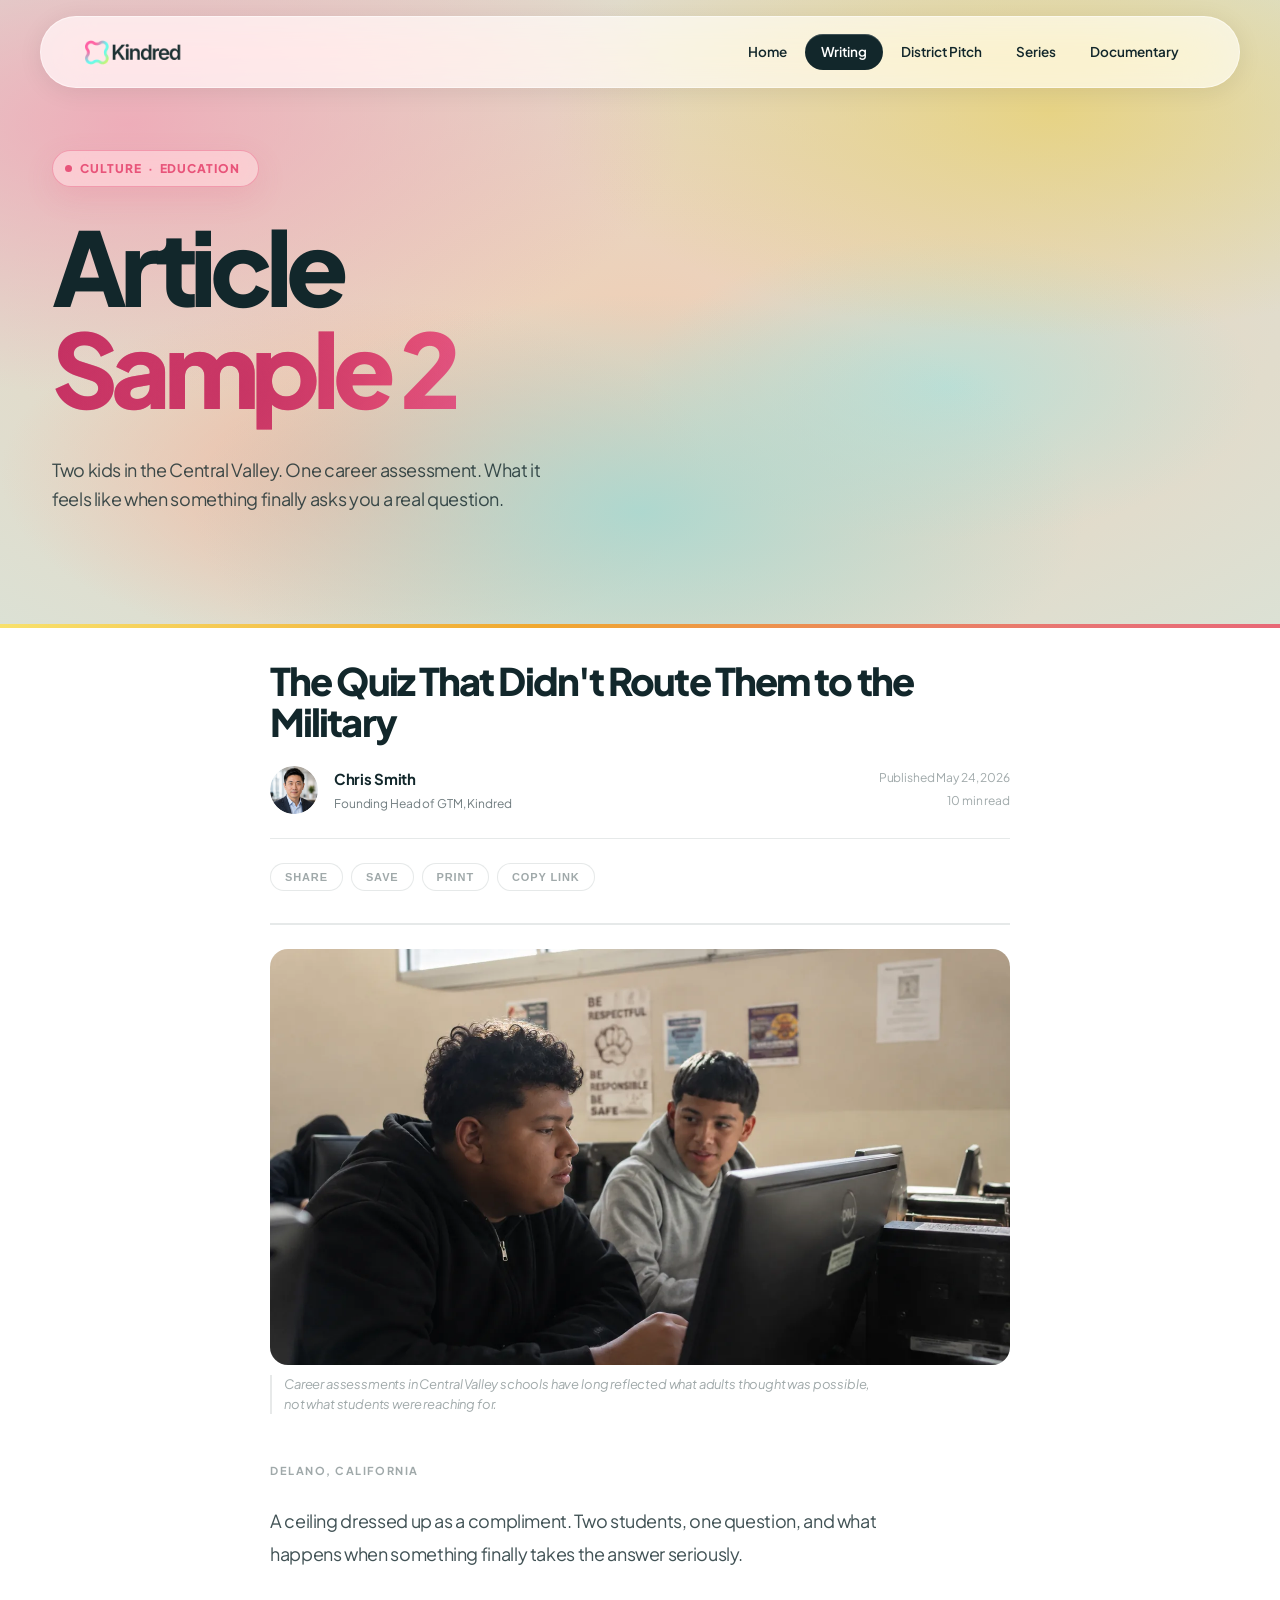
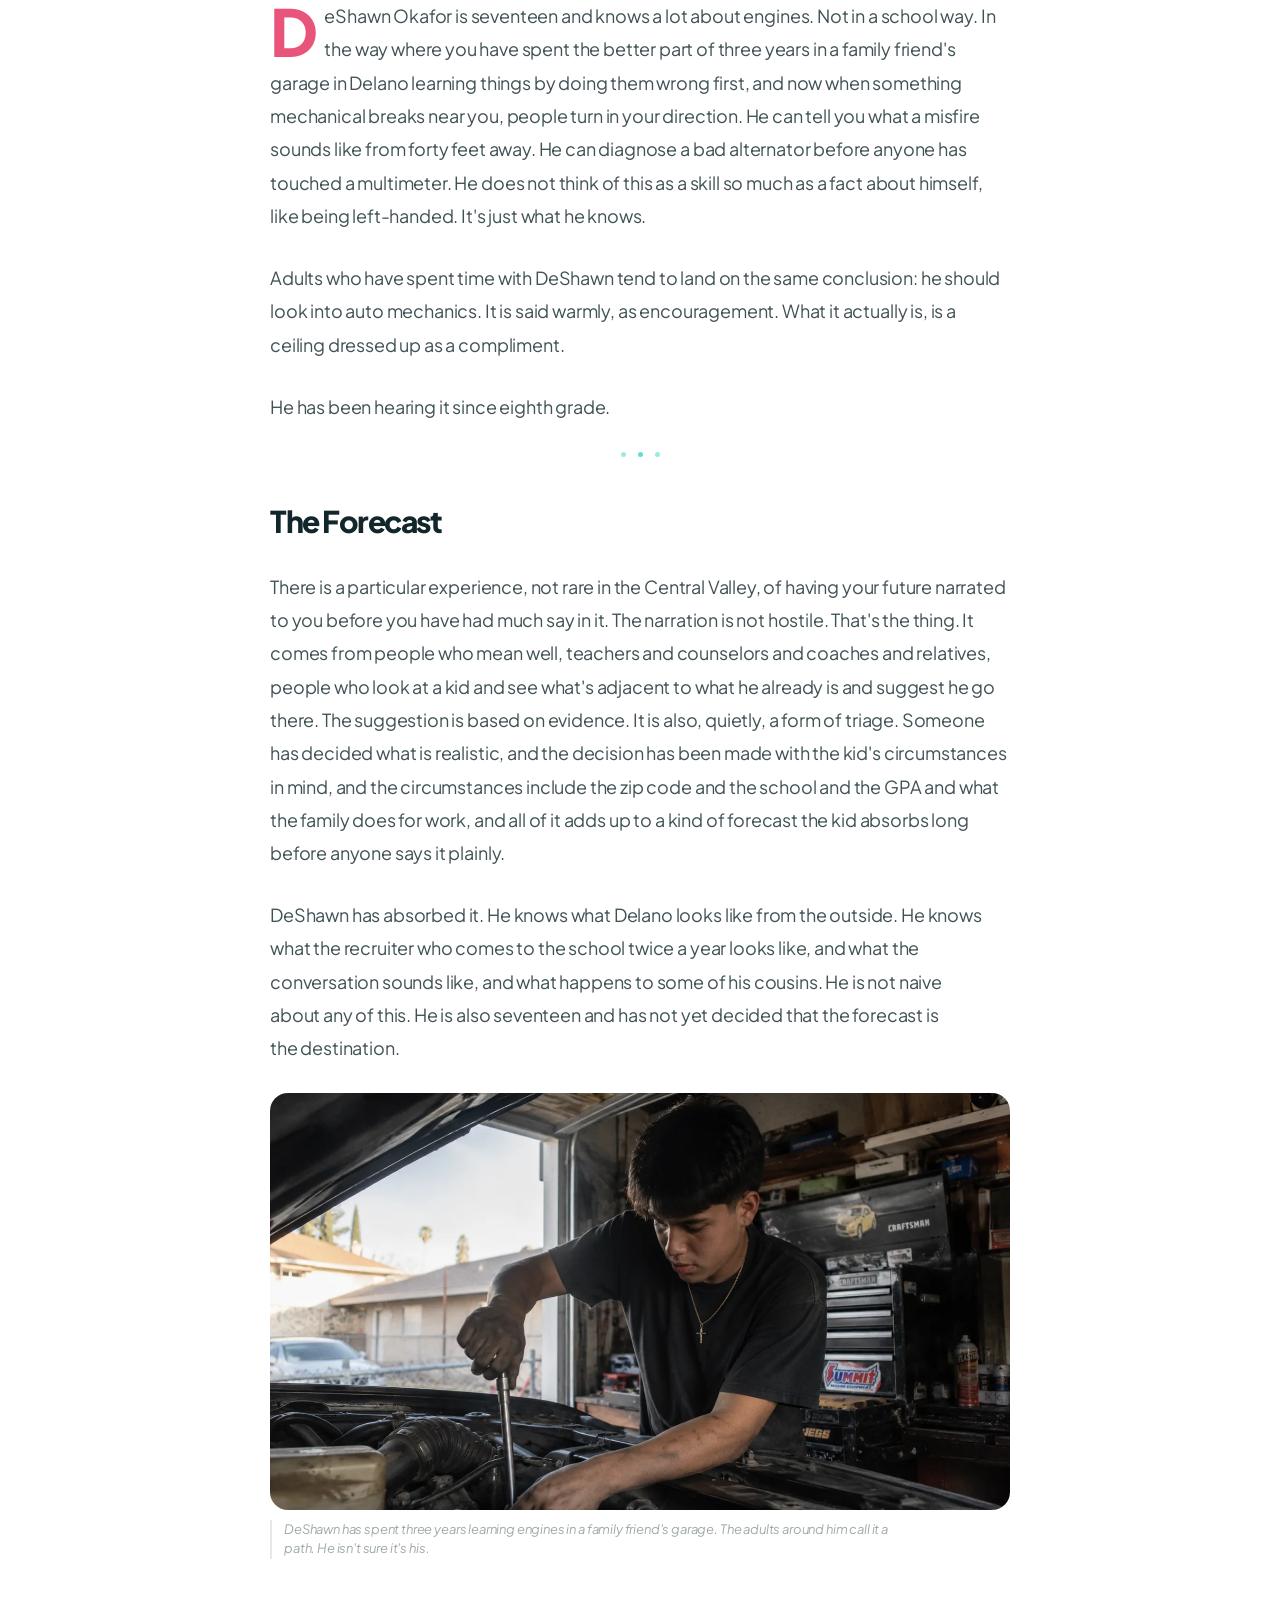
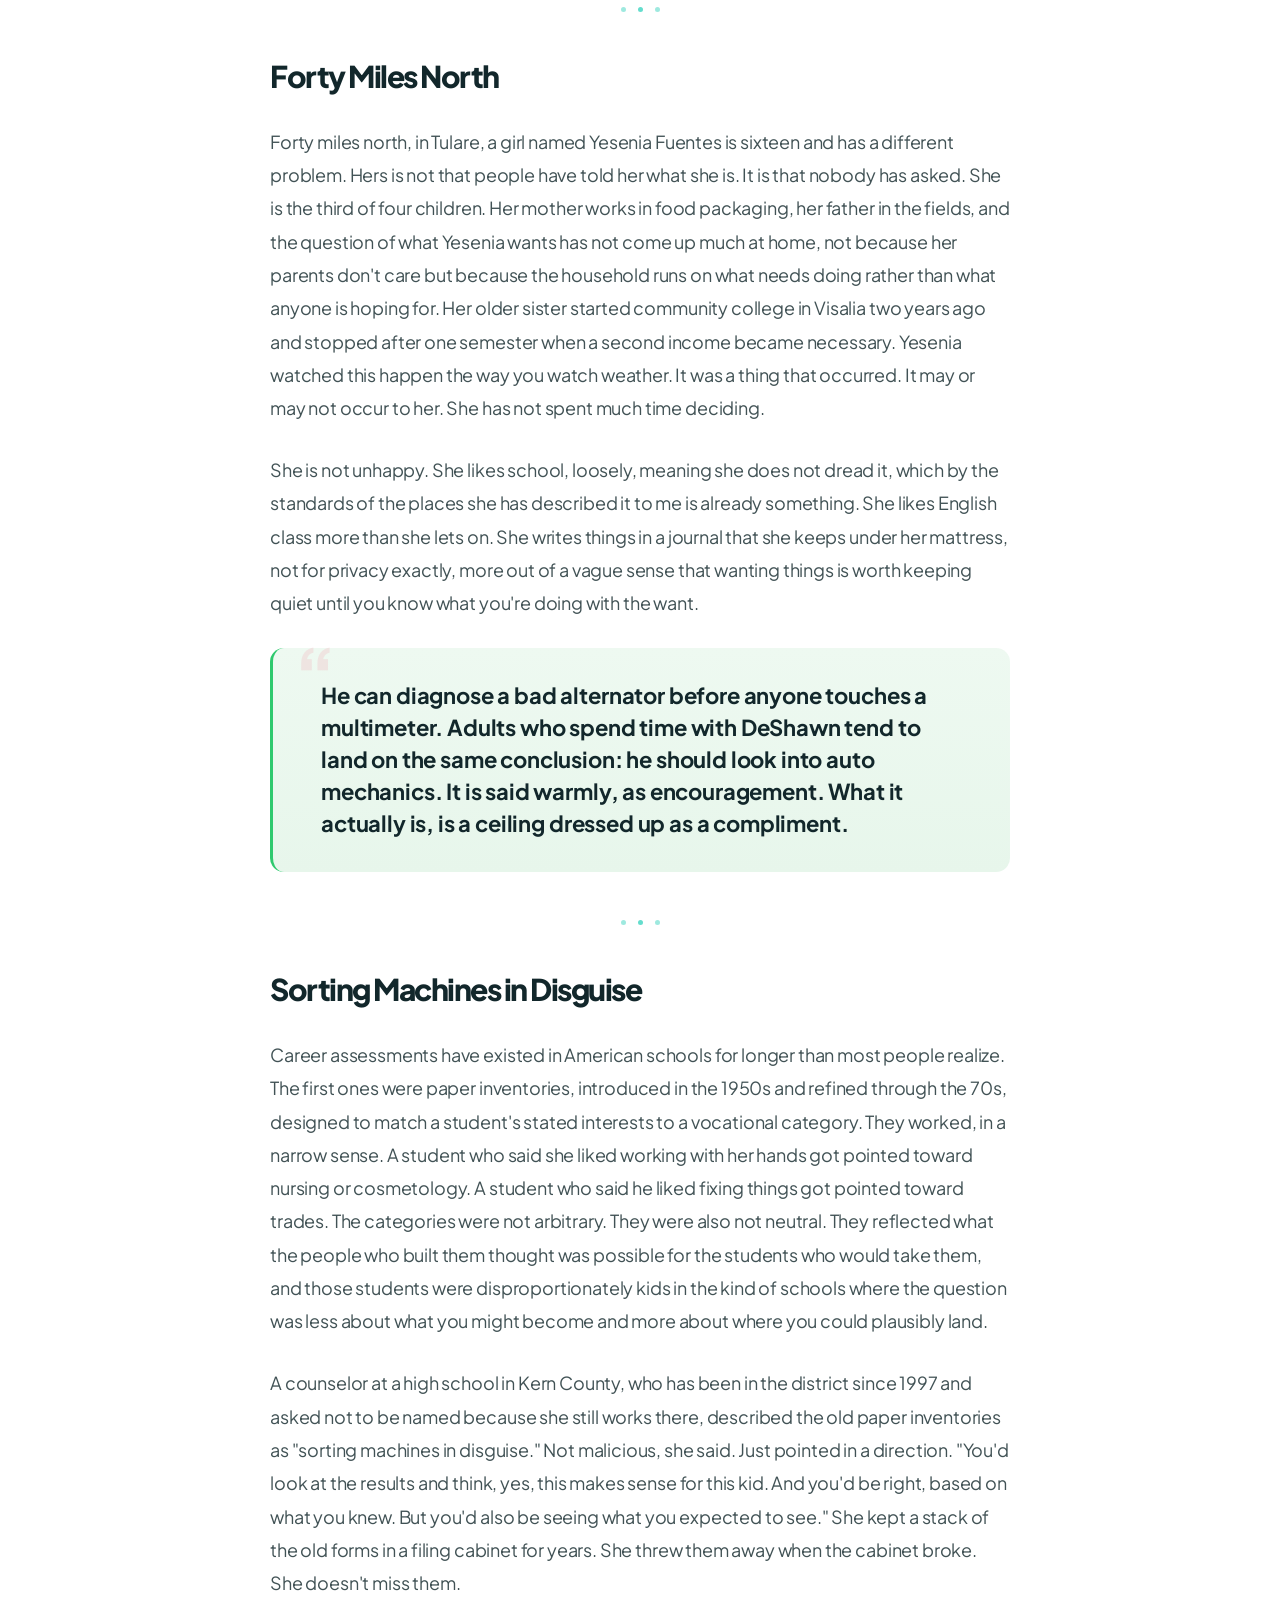
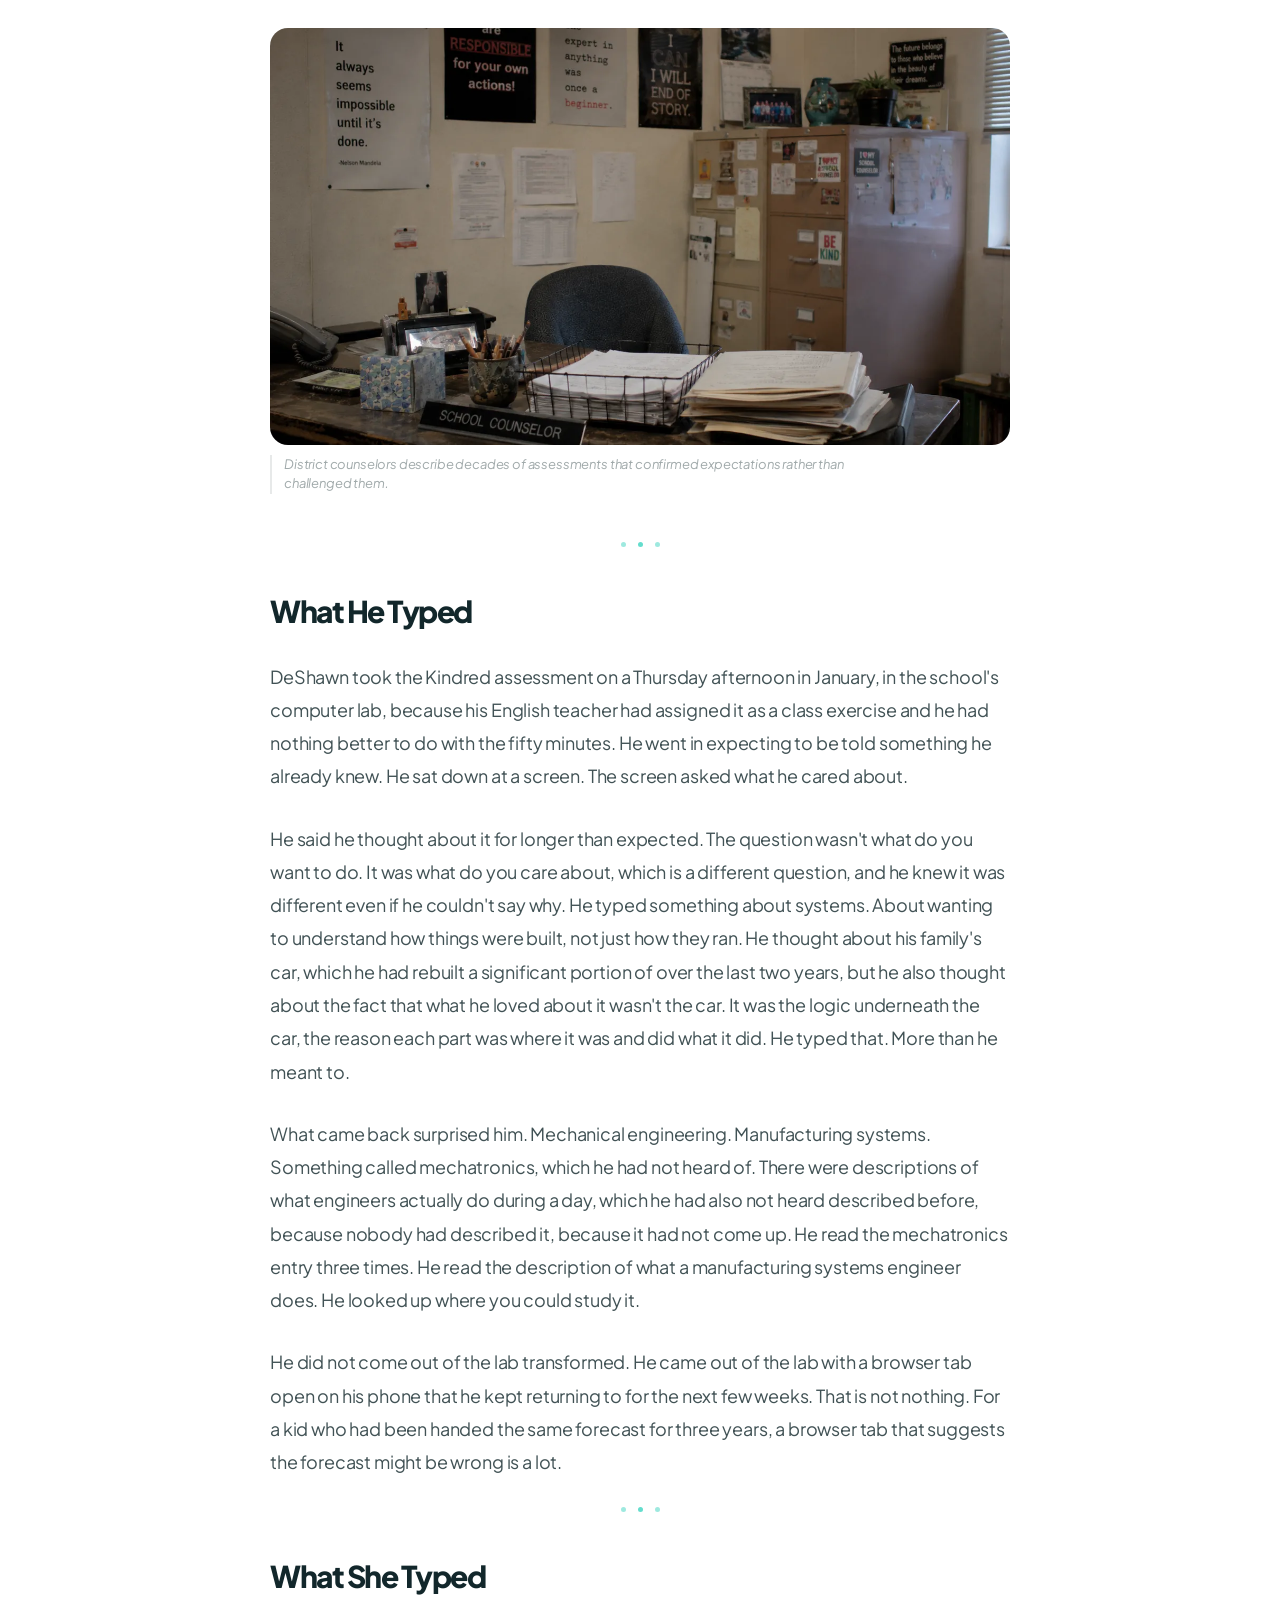
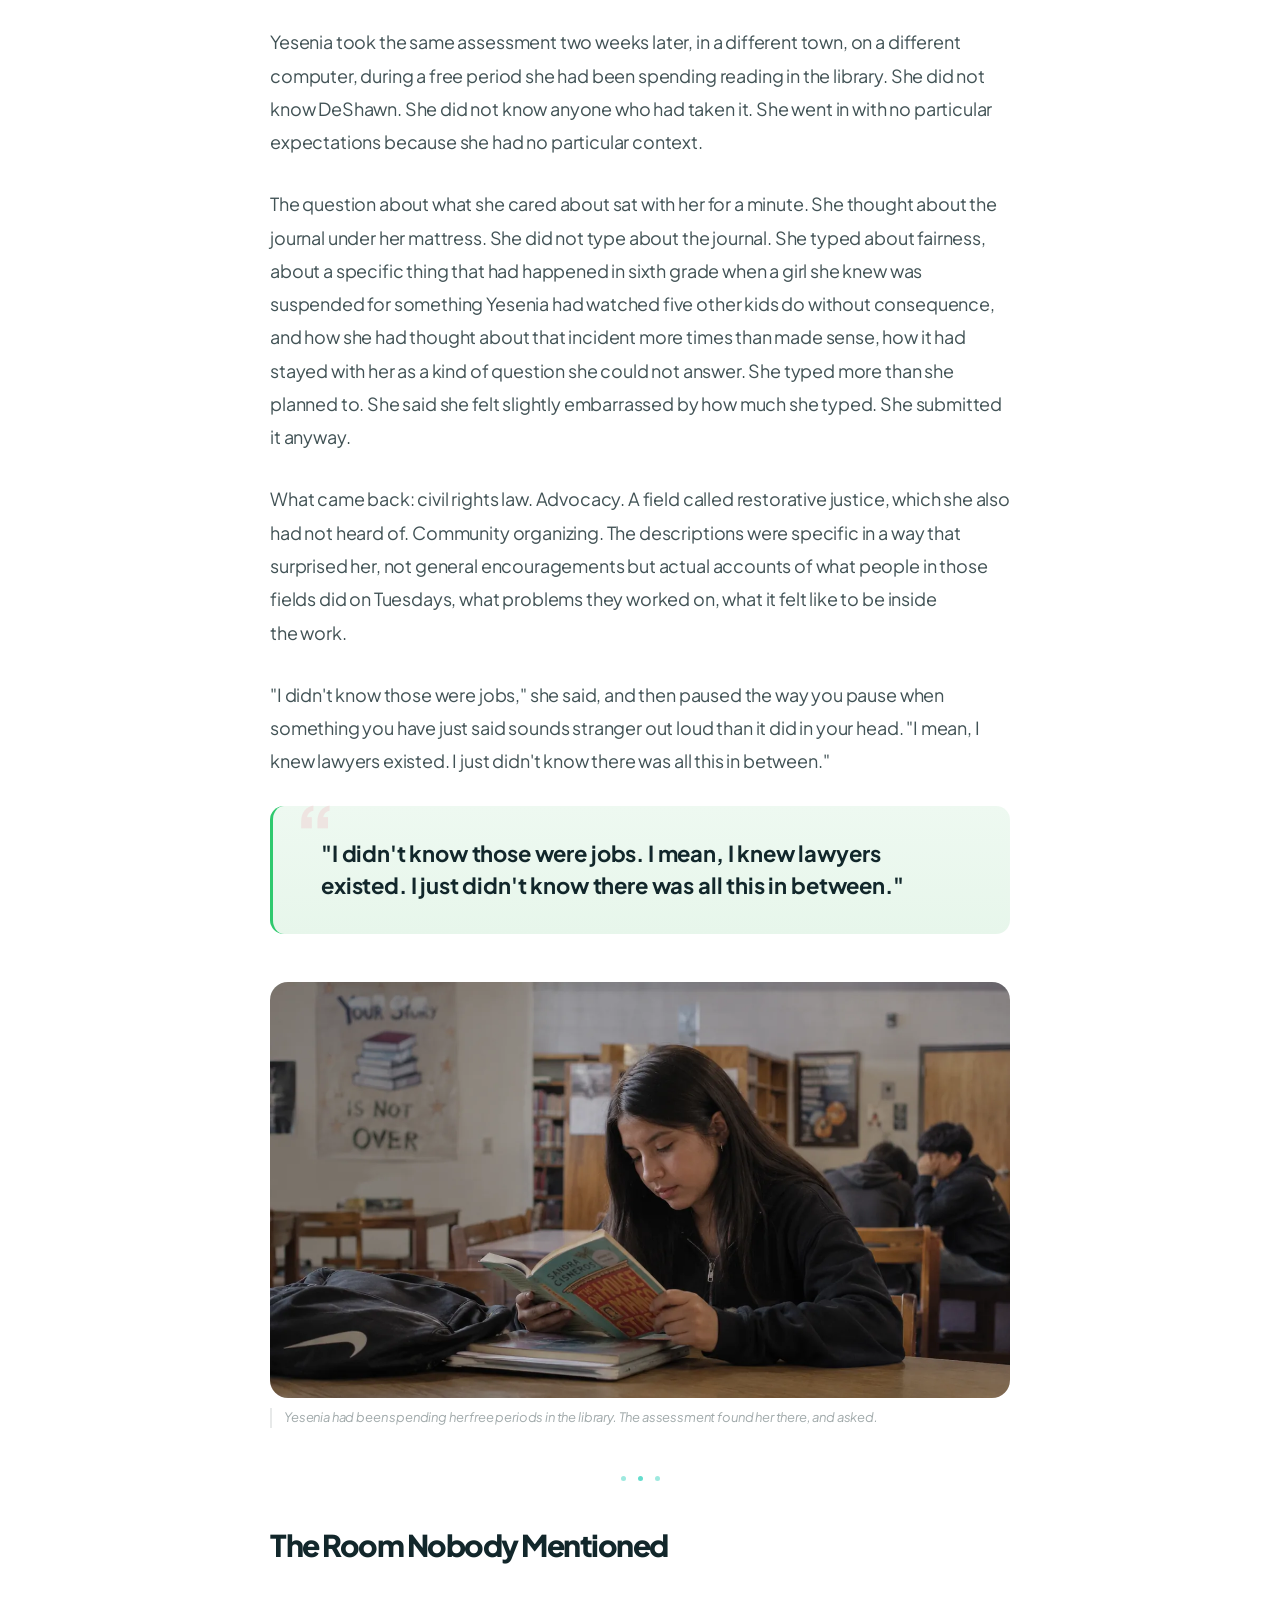
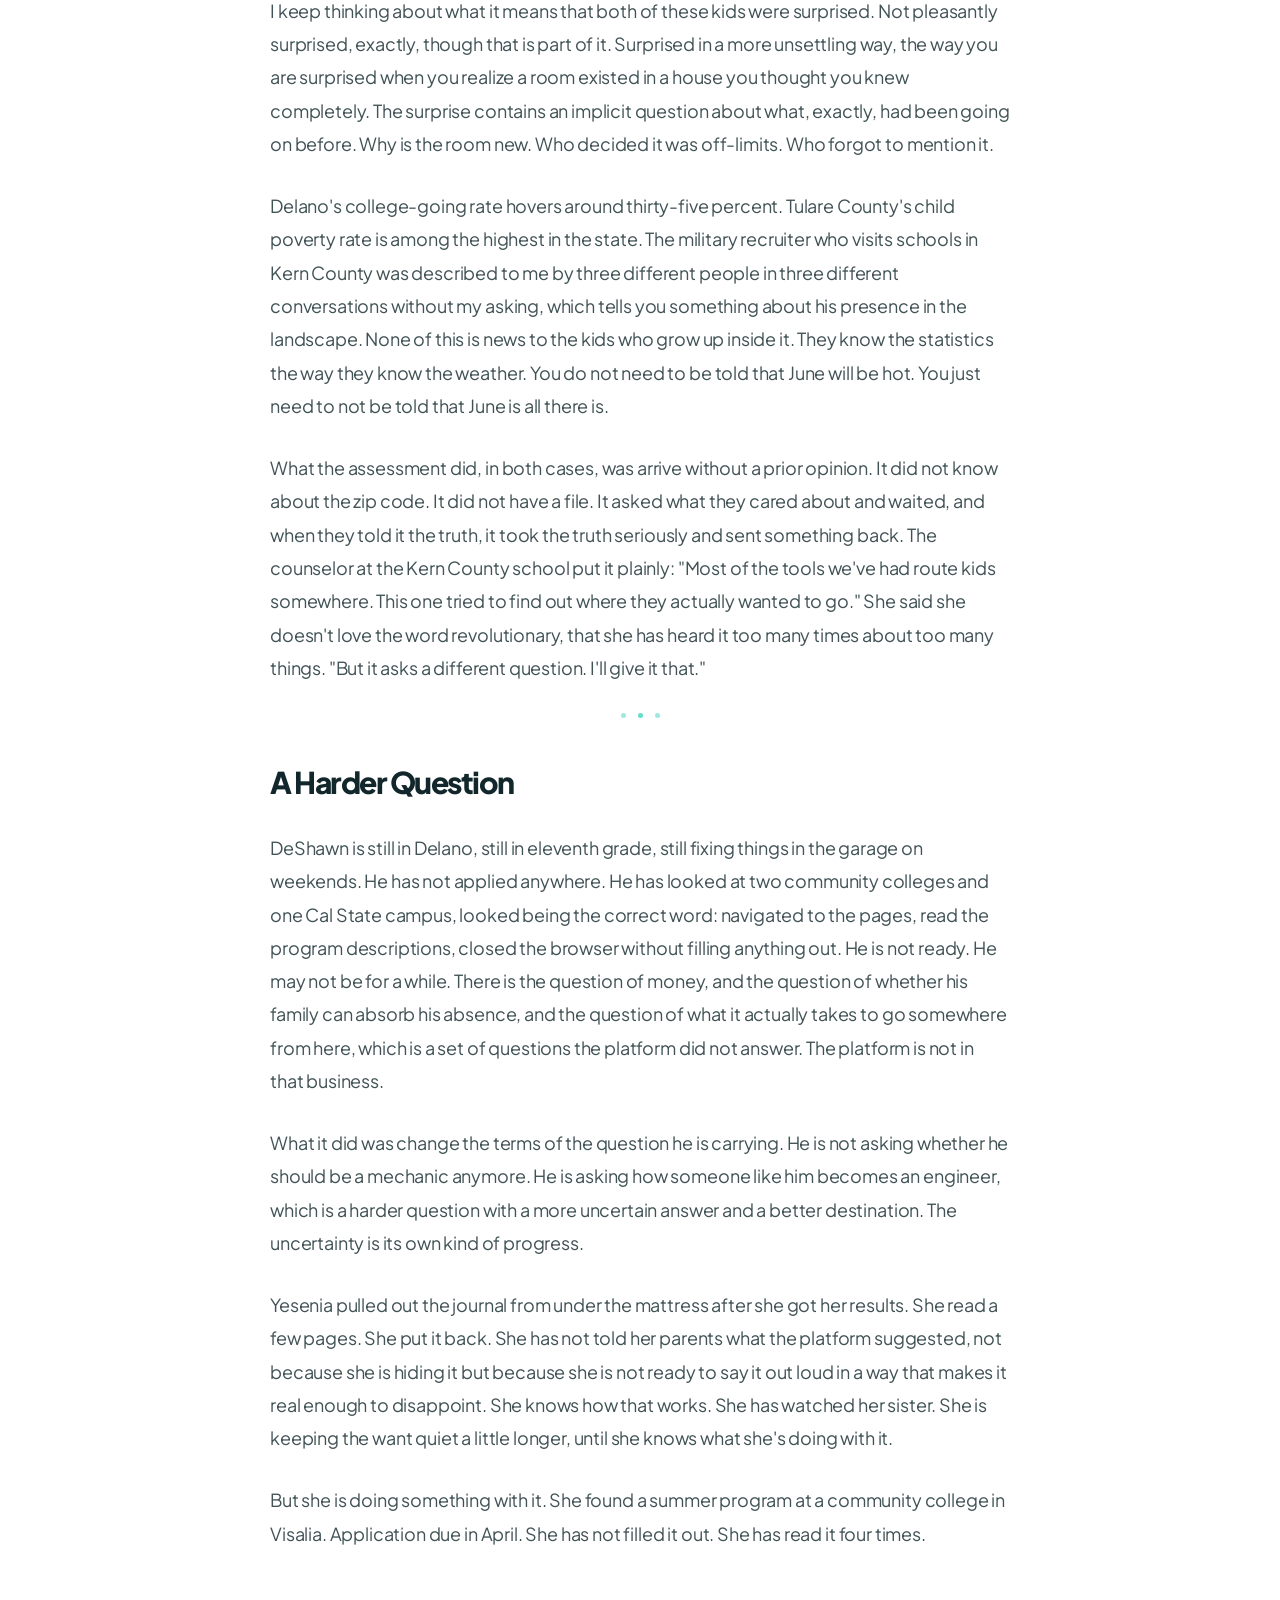
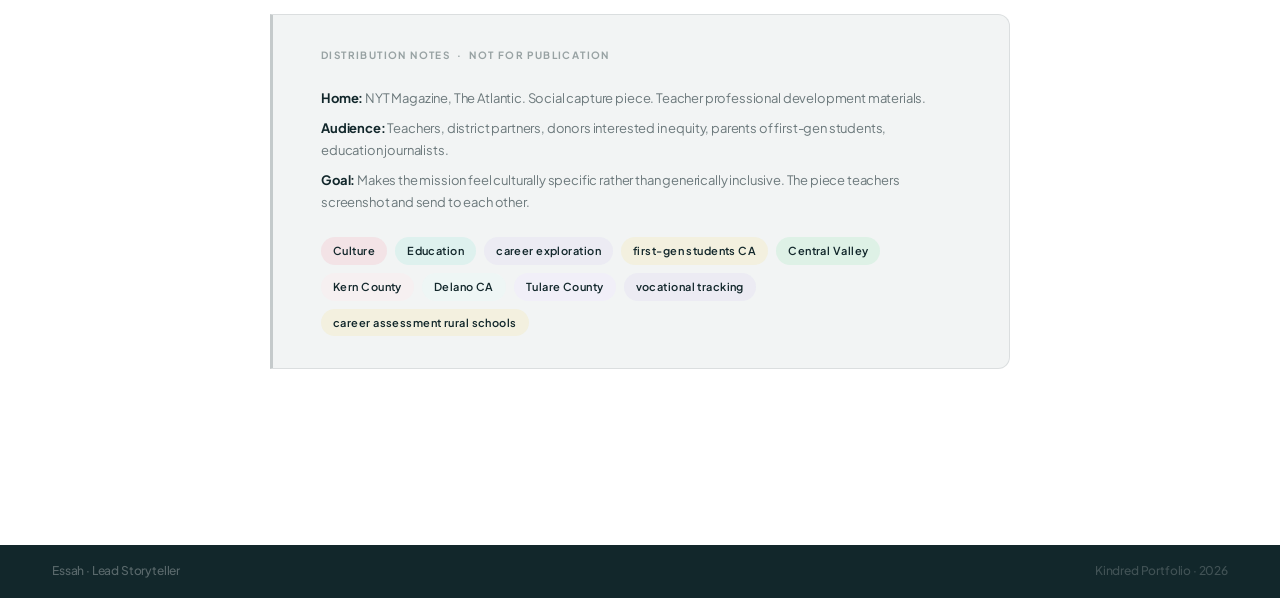
<file: Writing pages/didnt route them.html>
﻿<!DOCTYPE html>
<html lang="en">
<head>
<meta charset="UTF-8">
<meta name="viewport" content="width=device-width, initial-scale=1.0">
<link rel="icon" type="image/svg+xml" href="../assets/brand/favicon.svg">
<title>The Quiz That Didn't Route Them to the Military — Kindred</title>
<link href="https://fonts.googleapis.com/css2?family=Caveat:ital,wght@0,400;0,500;0,600;0,700;1,400;1,500;1,600;1,700&family=Plus+Jakarta+Sans:wght@300;400;500;600;700;800&display=swap" rel="stylesheet">
<style>
*,*::before,*::after{margin:0;padding:0;box-sizing:border-box;}
html{scroll-behavior:smooth;font-size:16px;}
body{font-family:'Plus Jakarta Sans',sans-serif;letter-spacing:-0.01em;line-height:1.6;background:#FAFAF7;color:#12272B;overflow-x:hidden;}

:root{
  --dark:#12272B;
  --yellow:#F5D03B;
  --yellow-light:#FDF7E3;
  --cream:#F7F3EC;
  --cream2:#F2EDE3;
  --green:#3DD97A;
  --green-mid:#2FC96E;
  --green-light:#E2F8EC;
  --teal:#3DD4C0;
  --teal-light:#E4F8F5;
  --pink:#E8547A;
  --pink-light:#FDE8EC;
  --lav:#B89FE8;
  --lav-light:#EDE5FF;
  --mint:#A8DDD4;
  --ink80:rgba(18,39,43,.8);
  --ink60:rgba(18,39,43,.6);
  --ink40:rgba(18,39,43,.4);
  --ink20:rgba(18,39,43,.2);
  --ink10:rgba(18,39,43,.1);
  --ink05:rgba(18,39,43,.05);

  --sp-xs : 8px;
  --sp-sm : 16px;
  --sp-md : 24px;
  --sp-lg : 32px;
  --sp-xl : 48px;
  --sp-2xl: 64px;
  --sp-3xl: 88px;
}

/* ── HERO ── */
@property --mo-x1{syntax:'<percentage>';initial-value:10%;inherits:false;}
@property --mo-y1{syntax:'<percentage>';initial-value:20%;inherits:false;}
@property --mo-x2{syntax:'<percentage>';initial-value:82%;inherits:false;}
@property --mo-y2{syntax:'<percentage>';initial-value:18%;inherits:false;}
@property --mo-x3{syntax:'<percentage>';initial-value:50%;inherits:false;}
@property --mo-y3{syntax:'<percentage>';initial-value:82%;inherits:false;}
.hero{
  background:
    radial-gradient(ellipse 70% 70% at var(--mo-x1) var(--mo-y1), rgba(239,168,183,.9) 0%, transparent 62%),
    radial-gradient(ellipse 65% 60% at var(--mo-x2) var(--mo-y2), rgba(231,210,125,.9) 0%, transparent 60%),
    radial-gradient(ellipse 60% 60% at var(--mo-x3) var(--mo-y3), rgba(168,216,208,.9) 0%, transparent 58%),
    radial-gradient(ellipse 50% 50% at 28% 76%, rgba(239,184,162,.9) 0%, transparent 56%),
    radial-gradient(ellipse 45% 45% at 74% 62%, rgba(184,224,216,.9) 0%, transparent 54%),
    radial-gradient(ellipse 100% 100% at 50% 50%, #EED0B8 0%, #D4E8E0 100%);
  animation: modrift1 5s ease-in-out infinite alternate,
             modrift2 7s ease-in-out infinite alternate,
             modrift3 9s ease-in-out infinite alternate;
  padding:150px 52px 80px;
  position:relative;overflow:hidden;
  min-height:520px;
  display:flex;align-items:center;
}
.hero-blob{display:none;}
.hero-blob2{display:none;}
.hero-blob3{display:none;}
@keyframes modrift1{
  0%  {--mo-x1:10%;--mo-y1:20%;}
  33% {--mo-x1:22%;--mo-y1:34%;}
  66% {--mo-x1:6%; --mo-y1:14%;}
  100%{--mo-x1:18%;--mo-y1:28%;}
}
@keyframes modrift2{
  0%  {--mo-x2:82%;--mo-y2:18%;}
  33% {--mo-x2:91%;--mo-y2:32%;}
  66% {--mo-x2:76%;--mo-y2:14%;}
  100%{--mo-x2:88%;--mo-y2:26%;}
}
@keyframes modrift3{
  0%  {--mo-x3:50%;--mo-y3:82%;}
  33% {--mo-x3:38%;--mo-y3:90%;}
  66% {--mo-x3:62%;--mo-y3:76%;}
  100%{--mo-x3:46%;--mo-y3:86%;}
}
.hero-inner{position:relative;z-index:2;max-width:760px;}
.hero-tag{
  display:inline-flex;align-items:center;gap:8px;
  background:rgba(255,255,255,.34);
  border:1.5px solid rgba(232,84,122,.42);
  border-radius:999px;
  padding:8px 18px 8px 12px;
  margin-bottom:32px;
  box-shadow:0 10px 30px rgba(232,84,122,.14);
  backdrop-filter:blur(16px) saturate(170%);
  -webkit-backdrop-filter:blur(16px) saturate(170%);
}
.hero-dot{
  width:7px;height:7px;border-radius:50%;
  background:var(--pink);flex-shrink:0;
  animation:pulse 2s ease-in-out infinite;
}
@keyframes pulse{0%{box-shadow:0 0 0 0 rgba(232,84,122,.5);}70%{box-shadow:0 0 0 7px rgba(232,84,122,0);}100%{box-shadow:0 0 0 0 rgba(232,84,122,0);}}
.hero-tag-text{font-family:'Plus Jakarta Sans',sans-serif;font-size:12px;font-weight:800;letter-spacing:.08em;text-transform:uppercase;color:var(--pink);}
.hero h1{
  font-family:'Plus Jakarta Sans',sans-serif;
  font-size:clamp(64px,8vw,108px);
  font-weight:800;line-height:.92;
  letter-spacing:-0.07em;
  margin-bottom:24px;
  color:var(--dark);
}
.hero h1 em{
  display:inline-block;
  padding-right:.09em;
  padding-bottom:.08em;
  margin-right:-.035em;
  line-height:1.08;
  font-style:normal;
  color:inherit;
  background:
    radial-gradient(circle at 20% 28%, #C73564 0%, transparent 32%),
    radial-gradient(circle at 76% 64%, #F05B4F 0%, transparent 34%),
    linear-gradient(115deg,#C22E61 0%,#E8547A 36%,#C75AA0 68%,#F06A42 100%);
  background-size:220% 220%;
  -webkit-background-clip:text;
  background-clip:text;
  -webkit-text-fill-color:transparent;
  animation:accentFlow 6s ease-in-out infinite;
}
@keyframes accentFlow{0%{background-position:0% 45%;}50%{background-position:100% 55%;}100%{background-position:0% 45%;}}
.hero-sub{
  font-family:'Plus Jakarta Sans',sans-serif;
  font-size:18px;
  line-height:1.6;
  letter-spacing:-0.02em;
  color:var(--ink80);
  max-width:520px;
  margin-bottom:30px;
}

/* ── READING PROGRESS ── */
.reading-progress{
  position:fixed;top:0;left:0;
  width:0%;height:3px;
  background:var(--teal);
  z-index:9999;
  transition:width .1s linear;
}

/* ── ARTICLE WRAPPER ── */
.article-section{
  background:#fff;
  padding:0 52px var(--sp-3xl);
}

/* ── ARTICLE HEADER ── */
.article-header{
  max-width:740px;
  margin:0 auto;
  padding:var(--sp-lg) 0 var(--sp-lg);
  border-bottom:2px solid var(--ink10);
}
.article-title{
  font-size:clamp(28px,3.5vw,38px);
  font-weight:800;
  letter-spacing:-0.05em;
  line-height:1.08;
  color:var(--dark);
  margin-bottom:var(--sp-md);
  max-width:680px;
}
.eyebrow{
  font-size:12px;font-weight:700;letter-spacing:0.12em;
  text-transform:uppercase;color:var(--teal);
  display:block;margin-bottom:var(--sp-sm);
}

/* ── BYLINE ── */
.byline-block{
  display:flex;align-items:center;justify-content:space-between;
  padding:0 0 var(--sp-md);
  flex-wrap:wrap;gap:var(--sp-sm);
}
.byline-left{display:flex;align-items:center;gap:var(--sp-sm);}
.avatar{
  width:48px;height:48px;border-radius:50%;overflow:hidden;
  background:var(--ink10);flex-shrink:0;
}
.avatar img{width:100%;height:100%;object-fit:cover;display:block;}
.byline-name{font-size:15px;font-weight:700;color:var(--dark);letter-spacing:-0.02em;}
.byline-role{font-size:12px;color:var(--ink60);letter-spacing:-0.01em;margin-top:3px;}
.byline-meta{
  font-size:12px;color:var(--ink40);letter-spacing:-0.01em;
  text-align:right;line-height:1.9;white-space:nowrap;
}
.utility-row{
  display:flex;gap:var(--sp-xs);
  padding-top:var(--sp-md);
  border-top:1px solid var(--ink10);
}
.utility-btn{
  font-size:11px;font-weight:600;letter-spacing:0.08em;text-transform:uppercase;
  color:var(--ink40);padding:7px 14px;border-radius:999px;
  border:1px solid var(--ink10);background:white;cursor:pointer;
  transition:all .2s ease;
}
.utility-btn:hover{color:var(--dark);border-color:var(--ink20);background:var(--ink05);}

/* ── ARTICLE BODY ── */
.article-body{
  max-width:740px;
  margin:0 auto;
  padding:var(--sp-md) 0 var(--sp-3xl);
}
.article-body > *:first-child{margin-top:0;}

.article-body p{
  font-size:clamp(16px,1.8vw,18px);
  font-weight:400;
  line-height:1.85;
  color:var(--ink80);
  margin-bottom:1.6em;
  text-wrap:pretty;
}
.article-body p + .break,
.article-body p + .section-head,
.article-body p + .article-image,
.article-body p + .pull{
  margin-top:0;
}

/* ── DROP CAP ── */
.article-body p.opening::first-letter{
  font-size:3.6em;font-weight:800;
  float:left;line-height:0.9;
  margin-right:0.1em;margin-top:0.05em;
  color:var(--pink);
}
.opening{font-size:1.06em;}

/* ── ARTICLE INTRO (standfirst) ── */
.article-intro{
  font-size:clamp(18px,2vw,21px);
  line-height:1.55;
  letter-spacing:-0.02em;
  font-weight:500;
  color:var(--dark);
  margin-bottom:var(--sp-xl);
  max-width:680px;
}

/* ── DATELINE ── */
.dateline{
  font-size:11px;font-weight:700;letter-spacing:0.14em;
  text-transform:uppercase;color:var(--ink40);
  margin-bottom:var(--sp-md);display:block;
}

/* ── SECTION HEADINGS ── */
.section-head{
  font-size:clamp(24px,3vw,30px);
  line-height:1.1;letter-spacing:-0.05em;
  font-weight:800;color:var(--dark);
  margin-top:var(--sp-2xl);
  margin-bottom:var(--sp-lg);
  max-width:620px;
}
.break + .section-head{margin-top:var(--sp-xl);}

/* ── SCENE BREAK ── */
.break{
  display:flex;align-items:center;justify-content:center;
  gap:12px;margin:var(--sp-xl) 0;
}
.break span{
  width:5px;height:5px;border-radius:50%;
  background:var(--teal);opacity:0.5;display:block;
}
.break span:nth-child(2){opacity:0.8;}
.break span:nth-child(3){opacity:0.5;}

/* ── FIGURES ── */
.article-image{margin:var(--sp-xl) 0;}
.article-image img{
  width:100%;
  aspect-ratio:16/9;
  object-fit:cover;
  border-radius:18px;
  display:block;
}
.image-placeholder{
  width:100%;aspect-ratio:16/9;
  background:linear-gradient(135deg,var(--cream2) 0%,#D9F0ED 100%);
  border-radius:18px;
  display:flex;align-items:center;justify-content:center;
  position:relative;overflow:hidden;
}
.image-placeholder::before{
  content:'';position:absolute;inset:0;
  background:repeating-linear-gradient(
    90deg,transparent,transparent 100px,
    rgba(18,39,43,.02)100px,rgba(18,39,43,.02)101px
  );
}
.image-guide{
  position:relative;z-index:2;
  text-align:center;padding:40px;max-width:700px;
}
.image-guide .label{
  font-size:11px;font-weight:500;letter-spacing:0.04em;text-transform:uppercase;
  color:var(--ink40);margin-bottom:var(--sp-sm);
}
.image-guide .query{
  font-size:14px;color:var(--ink80);
  background:rgba(255,255,255,.6);
  border:1.5px solid rgba(18,39,43,.1);
  padding:16px 24px;margin:var(--sp-sm) 0;
  letter-spacing:-0.01em;line-height:1.6;
  border-radius:12px;
}
.image-guide .art-note{
  font-size:14px;color:var(--ink60);
  font-style:italic;margin-top:var(--sp-sm);line-height:1.6;
}
.image-wide{aspect-ratio:16/9;}
.article-image figcaption{
  margin-top:10px;
  font-size:13px;line-height:1.5;
  color:var(--ink40);font-style:italic;
  max-width:620px;
  border-left:2px solid var(--ink10);
  padding-left:12px;
}

/* ── PULL QUOTE ── */
.pull{
  margin:var(--sp-xl) 0;
  padding:var(--sp-lg) var(--sp-xl);
  border-left:3px solid var(--green-mid);
  background:linear-gradient(180deg,#EEF9F1 0%,#E7F6EB 100%);
  border-radius:14px;
  position:relative;
}
.pull::before{
  content:"\201C";
  position:absolute;top:-12px;left:20px;
  font-size:80px;line-height:1;
  color:rgba(244,96,122,.13);font-weight:700;
}
.pull p{
  font-size:clamp(18px,2.2vw,22px);
  font-weight:700;line-height:1.45;
  color:var(--dark);margin:0;
}

/* ── DISTRIBUTION BLOCK ── */
.distribution{
  margin-top:var(--sp-2xl);
  padding:var(--sp-lg) var(--sp-xl);
  background:var(--ink05);
  border-radius:0 12px 12px 0;
  border:1px solid var(--ink10);
  border-left:3px solid var(--ink20);
}
.distribution .label{
  font-size:10px;font-weight:700;text-transform:uppercase;
  letter-spacing:0.14em;color:var(--ink40);
  margin-bottom:var(--sp-md);display:block;
}
.distribution p{
  font-size:13px;color:var(--ink60);
  line-height:1.7;margin-bottom:var(--sp-xs);
}
.distribution p strong{font-weight:700;color:var(--dark);}

.tags{display:flex;flex-wrap:wrap;gap:8px;margin-top:var(--sp-md);}
.tag{
  font-size:11px;font-weight:600;letter-spacing:0.04em;
  padding:5px 12px;border-radius:999px;color:var(--dark);
}
.tag:nth-child(1){background:rgba(244,96,122,.11);}
.tag:nth-child(2){background:rgba(61,212,192,.11);}
.tag:nth-child(3){background:rgba(184,159,232,.11);}
.tag:nth-child(4){background:rgba(245,208,59,.11);}
.tag:nth-child(5){background:rgba(61,217,122,.11);}
.tag:nth-child(6){background:rgba(253,232,236,.35);}
.tag:nth-child(7){background:rgba(228,248,245,.35);}
.tag:nth-child(8){background:rgba(237,229,255,.35);}
.tag:nth-child(9){background:rgba(184,159,232,.11);}
.tag:nth-child(10){background:rgba(245,208,59,.11);}

/* ── RESPONSIVE ── */
@media(max-width:900px){
  .hero{padding-top:150px;padding-bottom:80px;}
  .hero,.article-section{padding-left:24px;padding-right:24px;}
  .article-body{padding-top:var(--sp-lg);padding-bottom:var(--sp-2xl);}
  .pull{padding:var(--sp-md) var(--sp-lg);}
  .byline-block{flex-direction:column;align-items:flex-start;gap:12px;}
  .byline-meta{text-align:left;}
  .distribution{padding:var(--sp-lg);}
  .section-head{margin-top:var(--sp-xl);}
}
@media(max-width:640px){
  .hero{padding-top:132px;padding-bottom:64px;min-height:420px;}
  .hero h1{font-size:clamp(48px,16vw,70px);}
  .hero-sub{font-size:14px;}
  .article-section{padding-left:18px;padding-right:18px;}
  .article-title{font-size:clamp(36px,12vw,56px);}
  .utility-row{gap:8px;}
  .utility-btn{padding:9px 12px;font-size:11px;}
  .article-image img,.image-placeholder{border-radius:14px;aspect-ratio:4/3;}
  .pull{margin:var(--sp-lg) 0;}
}
</style>
<link rel="stylesheet" href="../kindred-nav.css?v=3">
</head>
<body>
<!-- SHARED NAV -->
<nav class="hs-nav" aria-label="Primary navigation">
  <a class="hs-nav-brand" href="../index.html" aria-label="Kindred home">
    <span class="hs-nav-logo" aria-hidden="true"></span>
  </a>
  <ul class="hs-nav-links">
    <li><a class="hs-nav-item" href="../index.html">Home</a></li>
    <li class="hs-nav-menu">
      <a class="hs-nav-item is-active" href="what%20the%20file%20doesnt%20say.html">Writing</a>
      <div class="hs-nav-dropdown" aria-label="Writing pages">
        <a href="what%20the%20file%20doesnt%20say.html">Article 1</a>
        <a class="is-active" href="didnt%20route%20them.html">Article 2</a>
        <a href="three%20foot%20gap.html">Article 3</a>
      </div>
    </li>
    <li><a class="hs-nav-item" href="../compton%20pitch.html">District Pitch</a></li>
    <li><a class="hs-nav-item" href="../series.html">Series</a></li>
    <li class="hs-nav-menu">
      <a class="hs-nav-item" href="../documentary%20treatment.html">Documentary</a>
      <div class="hs-nav-dropdown" aria-label="Documentary pages">
        <a href="../documentary%20treatment.html">Treatment</a>
        <a href="../documentary%20distribution.html">Distribution</a>
      </div>
    </li>
  </ul>
</nav>

<div class="reading-progress" id="rp"></div>

<!-- HERO -->
<section id="top" class="hero">
  <div class="hero-blob"></div>
  <div class="hero-blob2"></div>
  <div class="hero-blob3"></div>
  <div class="hero-inner">
    <div class="hero-tag">
      <div class="hero-dot"></div>
      <span class="hero-tag-text">Culture &nbsp;·&nbsp; Education</span>
    </div>
    <h1>Article<br><em>Sample 2</em></h1>
    <p class="hero-sub">Two kids in the Central Valley. One career assessment. What it feels like when something finally asks you a real question.</p>
  </div>
</section>
<div class="hs-hero-divider"></div><!-- ARTICLE SECTION -->
<section class="article-section">
  <div class="article-header">

    <h1 class="article-title">The Quiz That Didn't Route Them to the Military</h1>

    <div class="byline-block">
      <div class="byline-left">
        <div class="avatar">
          <img src="../assets/writing/chris-smith.webp" alt="Chris Smith">
        </div>
        <div>
          <div class="byline-name">Chris Smith</div>
          <div class="byline-role">Founding Head of GTM, Kindred</div>
        </div>
      </div>
      <div class="byline-meta">
        Published May 24, 2026<br>
        10 min read
      </div>
    </div>

    <div class="utility-row">
      <button class="utility-btn">Share</button>
      <button class="utility-btn">Save</button>
      <button class="utility-btn">Print</button>
      <button class="utility-btn">Copy Link</button>
    </div>
  </div>

  <div class="article-body">

    <figure class="article-image">
      <img src="../assets/writing/two-students-screen.webp" alt="Two students looking at a screen in natural light">
      <figcaption>Career assessments in Central Valley schools have long reflected what adults thought was possible, not what students were reaching for.</figcaption>
    </figure>

    <span class="dateline">Delano, California</span>

    <p class="article-intro">A ceiling dressed up as a compliment. Two students, one question, and what happens when something finally takes the answer seriously.</p>

    <p class="opening">DeShawn Okafor is seventeen and knows a lot about engines. Not in a school way. In the way where you have spent the better part of three years in a family friend's garage in Delano learning things by doing them wrong first, and now when something mechanical breaks near you, people turn in your direction. He can tell you what a misfire sounds like from forty feet away. He can diagnose a bad alternator before anyone has touched a multimeter. He does not think of this as a skill so much as a fact about himself, like being left-handed. It's just what he knows.</p>

    <p>Adults who have spent time with DeShawn tend to land on the same conclusion: he should look into auto mechanics. It is said warmly, as encouragement. What it actually is, is a ceiling dressed up as a compliment.</p>

    <p>He has been hearing it since eighth grade.</p>

    <div class="break"><span></span><span></span><span></span></div>

    <h2 class="section-head">The Forecast</h2>

    <p>There is a particular experience, not rare in the Central Valley, of having your future narrated to you before you have had much say in it. The narration is not hostile. That's the thing. It comes from people who mean well, teachers and counselors and coaches and relatives, people who look at a kid and see what's adjacent to what he already is and suggest he go there. The suggestion is based on evidence. It is also, quietly, a form of triage. Someone has decided what is realistic, and the decision has been made with the kid's circumstances in mind, and the circumstances include the zip code and the school and the GPA and what the family does for work, and all of it adds up to a kind of forecast the kid absorbs long before anyone says it plainly.</p>

    <p>DeShawn has absorbed it. He knows what Delano looks like from the outside. He knows what the recruiter who comes to the school twice a year looks like, and what the conversation sounds like, and what happens to some of his cousins. He is not naive about any of this. He is also seventeen and has not yet decided that the forecast is the destination.</p>

    <figure class="article-image">
      <img src="../assets/writing/teenage-boy-garage.webp" alt="Teenage boy working in a garage">
      <figcaption>DeShawn has spent three years learning engines in a family friend's garage. The adults around him call it a path. He isn't sure it's his.</figcaption>
    </figure>

    <div class="break"><span></span><span></span><span></span></div>

    <h2 class="section-head">Forty Miles North</h2>

    <p>Forty miles north, in Tulare, a girl named Yesenia Fuentes is sixteen and has a different problem. Hers is not that people have told her what she is. It is that nobody has asked. She is the third of four children. Her mother works in food packaging, her father in the fields, and the question of what Yesenia wants has not come up much at home, not because her parents don't care but because the household runs on what needs doing rather than what anyone is hoping for. Her older sister started community college in Visalia two years ago and stopped after one semester when a second income became necessary. Yesenia watched this happen the way you watch weather. It was a thing that occurred. It may or may not occur to her. She has not spent much time deciding.</p>

    <p>She is not unhappy. She likes school, loosely, meaning she does not dread it, which by the standards of the places she has described it to me is already something. She likes English class more than she lets on. She writes things in a journal that she keeps under her mattress, not for privacy exactly, more out of a vague sense that wanting things is worth keeping quiet until you know what you're doing with the want.</p>

    <div class="pull">
      <p>He can diagnose a bad alternator before anyone touches a multimeter. Adults who spend time with DeShawn tend to land on the same conclusion: he should look into auto mechanics. It is said warmly, as encouragement. What it actually is, is a ceiling dressed up as a compliment.</p>
    </div>

    <div class="break"><span></span><span></span><span></span></div>

    <h2 class="section-head">Sorting Machines in Disguise</h2>

    <p>Career assessments have existed in American schools for longer than most people realize. The first ones were paper inventories, introduced in the 1950s and refined through the 70s, designed to match a student's stated interests to a vocational category. They worked, in a narrow sense. A student who said she liked working with her hands got pointed toward nursing or cosmetology. A student who said he liked fixing things got pointed toward trades. The categories were not arbitrary. They were also not neutral. They reflected what the people who built them thought was possible for the students who would take them, and those students were disproportionately kids in the kind of schools where the question was less about what you might become and more about where you could plausibly land.</p>

    <p>A counselor at a high school in Kern County, who has been in the district since 1997 and asked not to be named because she still works there, described the old paper inventories as "sorting machines in disguise." Not malicious, she said. Just pointed in a direction. "You'd look at the results and think, yes, this makes sense for this kid. And you'd be right, based on what you knew. But you'd also be seeing what you expected to see." She kept a stack of the old forms in a filing cabinet for years. She threw them away when the cabinet broke. She doesn't miss them.</p>

    <figure class="article-image">
      <img src="../assets/writing/counselor-filing-cabinet.webp" alt="School counselor office filing cabinet">
      <figcaption>District counselors describe decades of assessments that confirmed expectations rather than challenged them.</figcaption>
    </figure>

    <div class="break"><span></span><span></span><span></span></div>

    <h2 class="section-head">What He Typed</h2>

    <p>DeShawn took the Kindred assessment on a Thursday afternoon in January, in the school's computer lab, because his English teacher had assigned it as a class exercise and he had nothing better to do with the fifty minutes. He went in expecting to be told something he already knew. He sat down at a screen. The screen asked what he cared about.</p>

    <p>He said he thought about it for longer than expected. The question wasn't what do you want to do. It was what do you care about, which is a different question, and he knew it was different even if he couldn't say why. He typed something about systems. About wanting to understand how things were built, not just how they ran. He thought about his family's car, which he had rebuilt a significant portion of over the last two years, but he also thought about the fact that what he loved about it wasn't the car. It was the logic underneath the car, the reason each part was where it was and did what it did. He typed that. More than he meant to.</p>

    <p>What came back surprised him. Mechanical engineering. Manufacturing systems. Something called mechatronics, which he had not heard of. There were descriptions of what engineers actually do during a day, which he had also not heard described before, because nobody had described it, because it had not come up. He read the mechatronics entry three times. He read the description of what a manufacturing systems engineer does. He looked up where you could study it.</p>

    <p>He did not come out of the lab transformed. He came out of the lab with a browser tab open on his phone that he kept returning to for the next few weeks. That is not nothing. For a kid who had been handed the same forecast for three years, a browser tab that suggests the forecast might be wrong is a lot.</p>

    <div class="break"><span></span><span></span><span></span></div>

    <h2 class="section-head">What She Typed</h2>

    <p>Yesenia took the same assessment two weeks later, in a different town, on a different computer, during a free period she had been spending reading in the library. She did not know DeShawn. She did not know anyone who had taken it. She went in with no particular expectations because she had no particular context.</p>

    <p>The question about what she cared about sat with her for a minute. She thought about the journal under her mattress. She did not type about the journal. She typed about fairness, about a specific thing that had happened in sixth grade when a girl she knew was suspended for something Yesenia had watched five other kids do without consequence, and how she had thought about that incident more times than made sense, how it had stayed with her as a kind of question she could not answer. She typed more than she planned to. She said she felt slightly embarrassed by how much she typed. She submitted it anyway.</p>

    <p>What came back: civil rights law. Advocacy. A field called restorative justice, which she also had not heard of. Community organizing. The descriptions were specific in a way that surprised her, not general encouragements but actual accounts of what people in those fields did on Tuesdays, what problems they worked on, what it felt like to be inside the work.</p>

    <p>"I didn't know those were jobs," she said, and then paused the way you pause when something you have just said sounds stranger out loud than it did in your head. "I mean, I knew lawyers existed. I just didn't know there was all this in between."</p>

    <div class="pull">
      <p>"I didn't know those were jobs. I mean, I knew lawyers existed. I just didn't know there was all this in between."</p>
    </div>

    <figure class="article-image">
      <img src="../assets/writing/teenage-girl-library.webp" alt="Teenage girl reading in a high school library">
      <figcaption>Yesenia had been spending her free periods in the library. The assessment found her there, and asked.</figcaption>
    </figure>

    <div class="break"><span></span><span></span><span></span></div>

    <h2 class="section-head">The Room Nobody Mentioned</h2>

    <p>I keep thinking about what it means that both of these kids were surprised. Not pleasantly surprised, exactly, though that is part of it. Surprised in a more unsettling way, the way you are surprised when you realize a room existed in a house you thought you knew completely. The surprise contains an implicit question about what, exactly, had been going on before. Why is the room new. Who decided it was off-limits. Who forgot to mention it.</p>

    <p>Delano's college-going rate hovers around thirty-five percent. Tulare County's child poverty rate is among the highest in the state. The military recruiter who visits schools in Kern County was described to me by three different people in three different conversations without my asking, which tells you something about his presence in the landscape. None of this is news to the kids who grow up inside it. They know the statistics the way they know the weather. You do not need to be told that June will be hot. You just need to not be told that June is all there is.</p>

    <p>What the assessment did, in both cases, was arrive without a prior opinion. It did not know about the zip code. It did not have a file. It asked what they cared about and waited, and when they told it the truth, it took the truth seriously and sent something back. The counselor at the Kern County school put it plainly: "Most of the tools we've had route kids somewhere. This one tried to find out where they actually wanted to go." She said she doesn't love the word revolutionary, that she has heard it too many times about too many things. "But it asks a different question. I'll give it that."</p>

    <div class="break"><span></span><span></span><span></span></div>

    <h2 class="section-head">A Harder Question</h2>

    <p>DeShawn is still in Delano, still in eleventh grade, still fixing things in the garage on weekends. He has not applied anywhere. He has looked at two community colleges and one Cal State campus, looked being the correct word: navigated to the pages, read the program descriptions, closed the browser without filling anything out. He is not ready. He may not be for a while. There is the question of money, and the question of whether his family can absorb his absence, and the question of what it actually takes to go somewhere from here, which is a set of questions the platform did not answer. The platform is not in that business.</p>

    <p>What it did was change the terms of the question he is carrying. He is not asking whether he should be a mechanic anymore. He is asking how someone like him becomes an engineer, which is a harder question with a more uncertain answer and a better destination. The uncertainty is its own kind of progress.</p>

    <p>Yesenia pulled out the journal from under the mattress after she got her results. She read a few pages. She put it back. She has not told her parents what the platform suggested, not because she is hiding it but because she is not ready to say it out loud in a way that makes it real enough to disappoint. She knows how that works. She has watched her sister. She is keeping the want quiet a little longer, until she knows what she's doing with it.</p>

    <p>But she is doing something with it. She found a summer program at a community college in Visalia. Application due in April. She has not filled it out. She has read it four times.</p>

    <div class="distribution">
      <div class="label">Distribution notes &nbsp;·&nbsp; Not for publication</div>
      <p><strong>Home:</strong> NYT Magazine, The Atlantic. Social capture piece. Teacher professional development materials.</p>
      <p><strong>Audience:</strong> Teachers, district partners, donors interested in equity, parents of first-gen students, education journalists.</p>
      <p><strong>Goal:</strong> Makes the mission feel culturally specific rather than generically inclusive. The piece teachers screenshot and send to each other.</p>
      <div class="tags">
        <span class="tag">Culture</span>
        <span class="tag">Education</span>
        <span class="tag">career exploration</span>
        <span class="tag">first-gen students CA</span>
        <span class="tag">Central Valley</span>
        <span class="tag">Kern County</span>
        <span class="tag">Delano CA</span>
        <span class="tag">Tulare County</span>
        <span class="tag">vocational tracking</span>
        <span class="tag">career assessment rural schools</span>
      </div>
    </div>

  </div>
</section>

<footer class="hs-site-footer">
  <p class="foot-l">Essah &middot; Lead Storyteller</p>
  <p class="foot-r">Kindred Portfolio &middot; 2026</p>
</footer>
<script>
  const rp = document.getElementById('rp');
  window.addEventListener('scroll', () => {
    const scrollTop = window.scrollY;
    const docHeight = document.documentElement.scrollHeight - window.innerHeight;
    rp.style.width = (scrollTop / docHeight * 100) + '%';
  }, { passive: true });
</script>

</body>
</html>
</file>
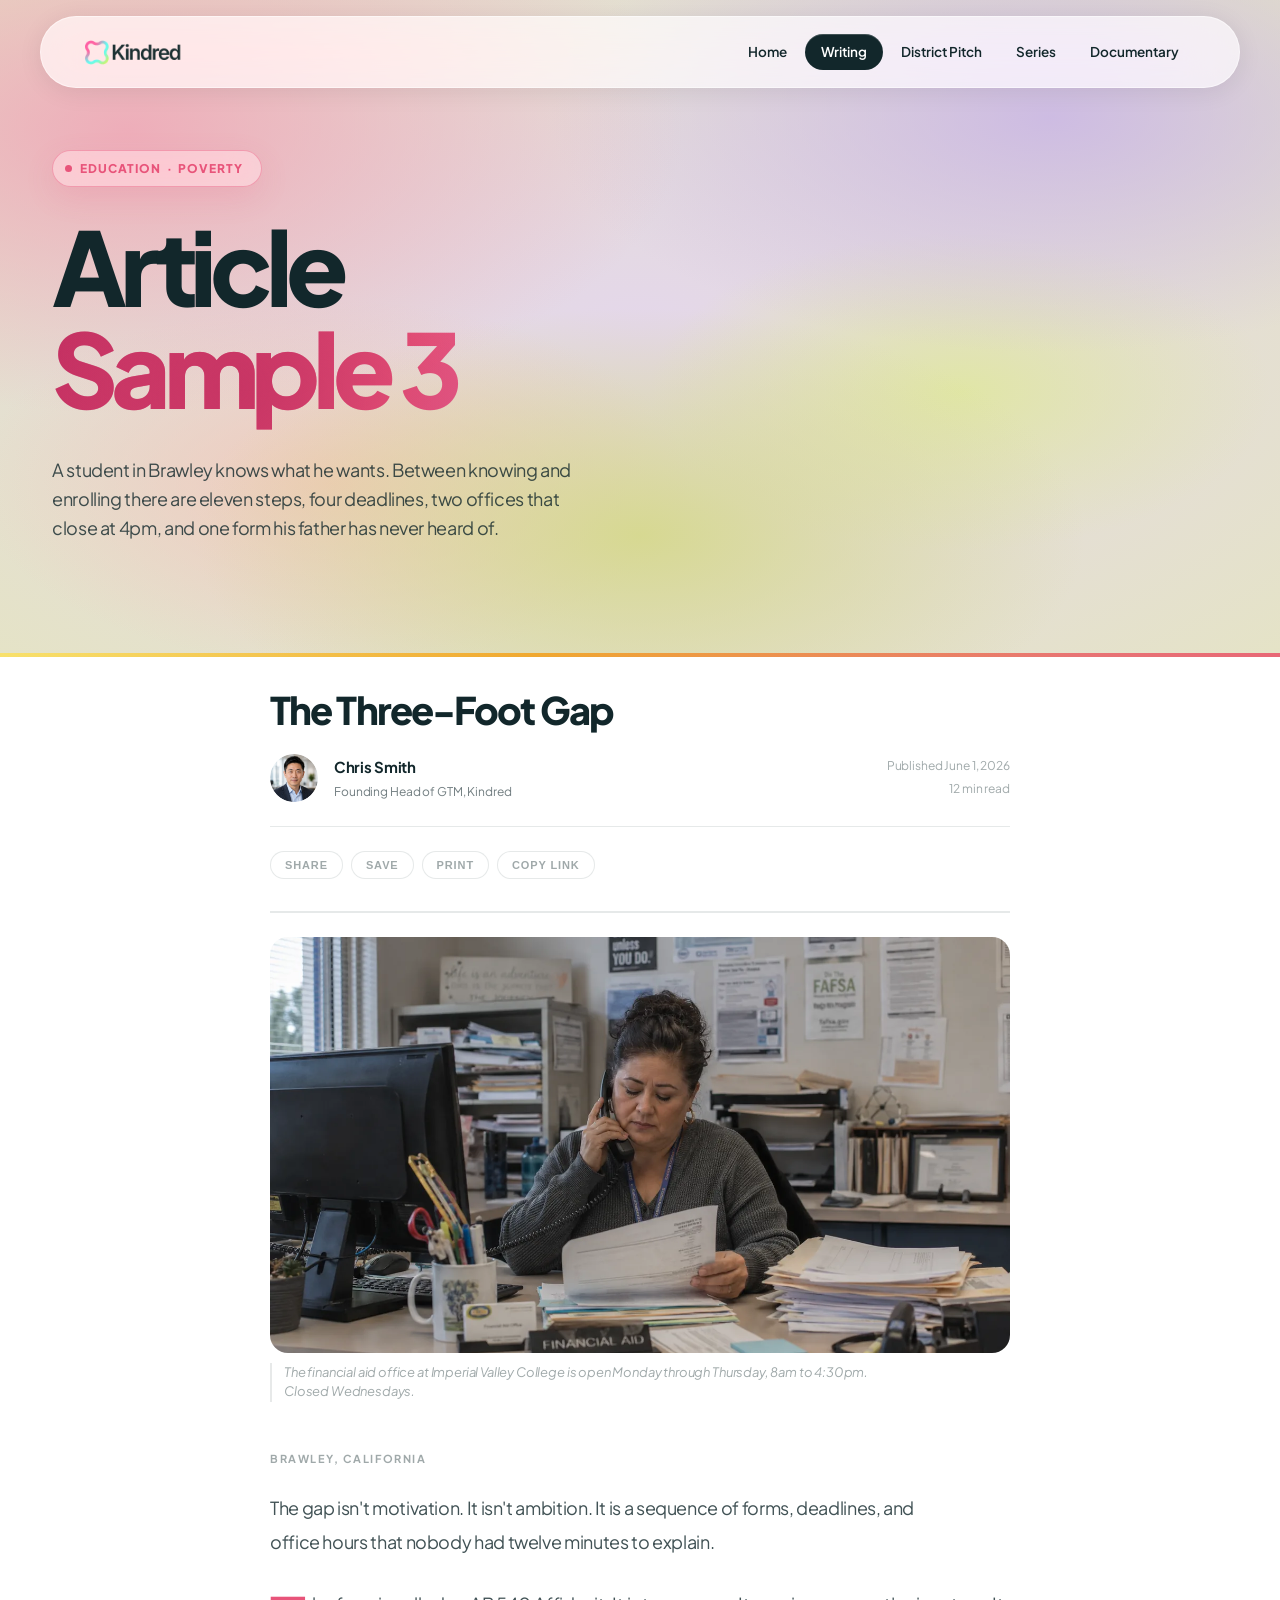
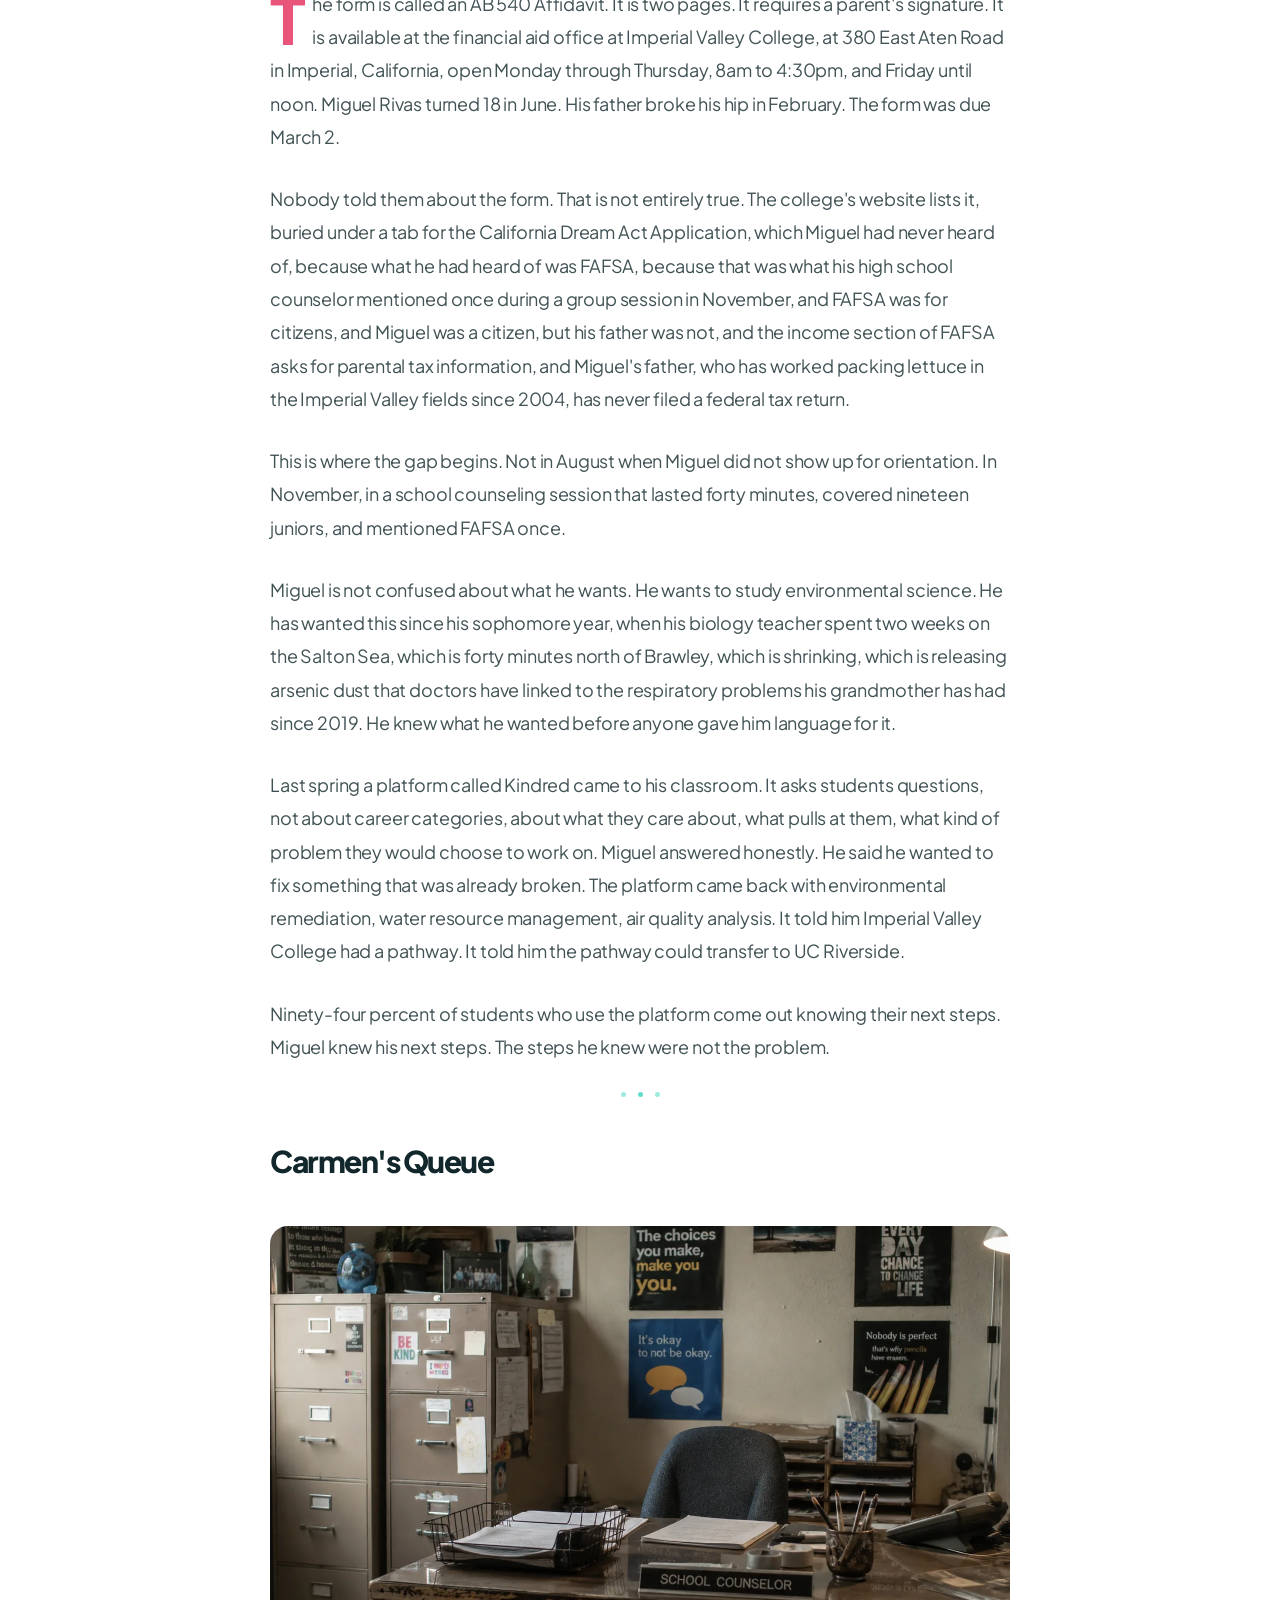
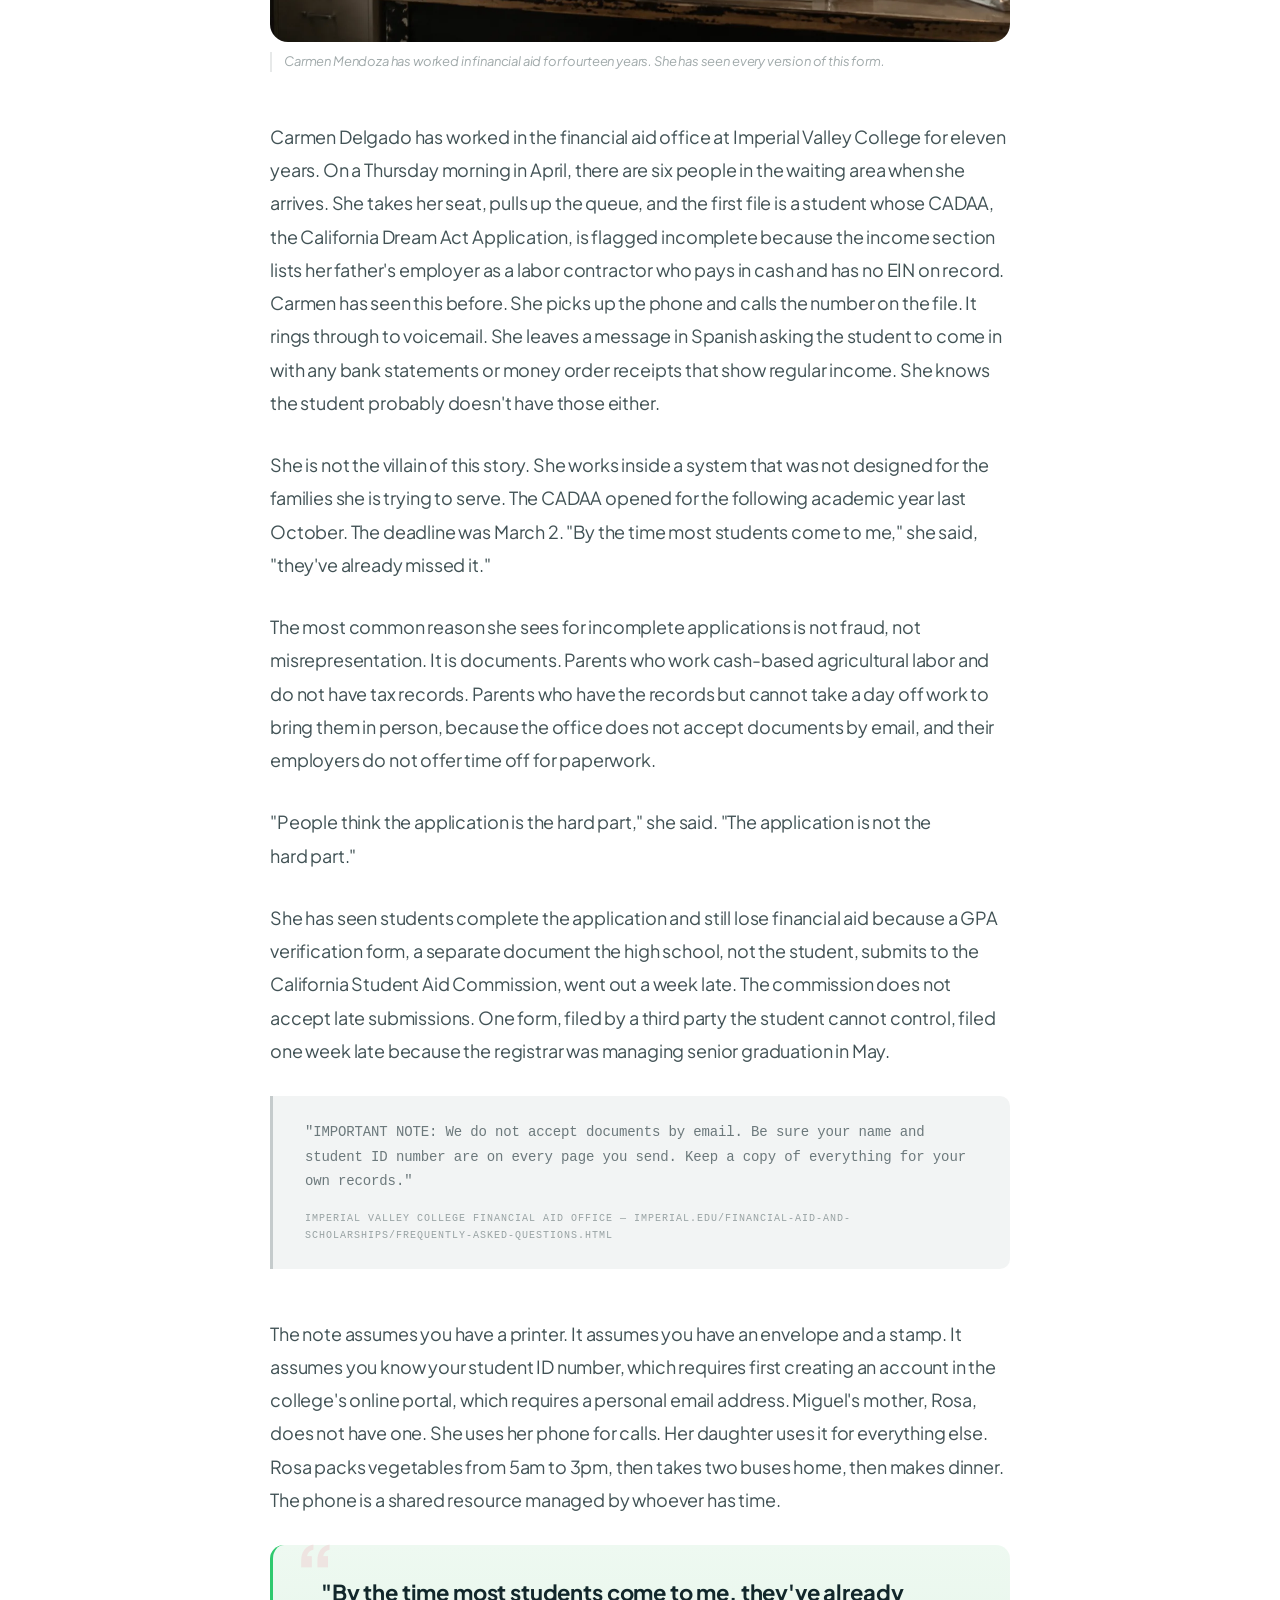
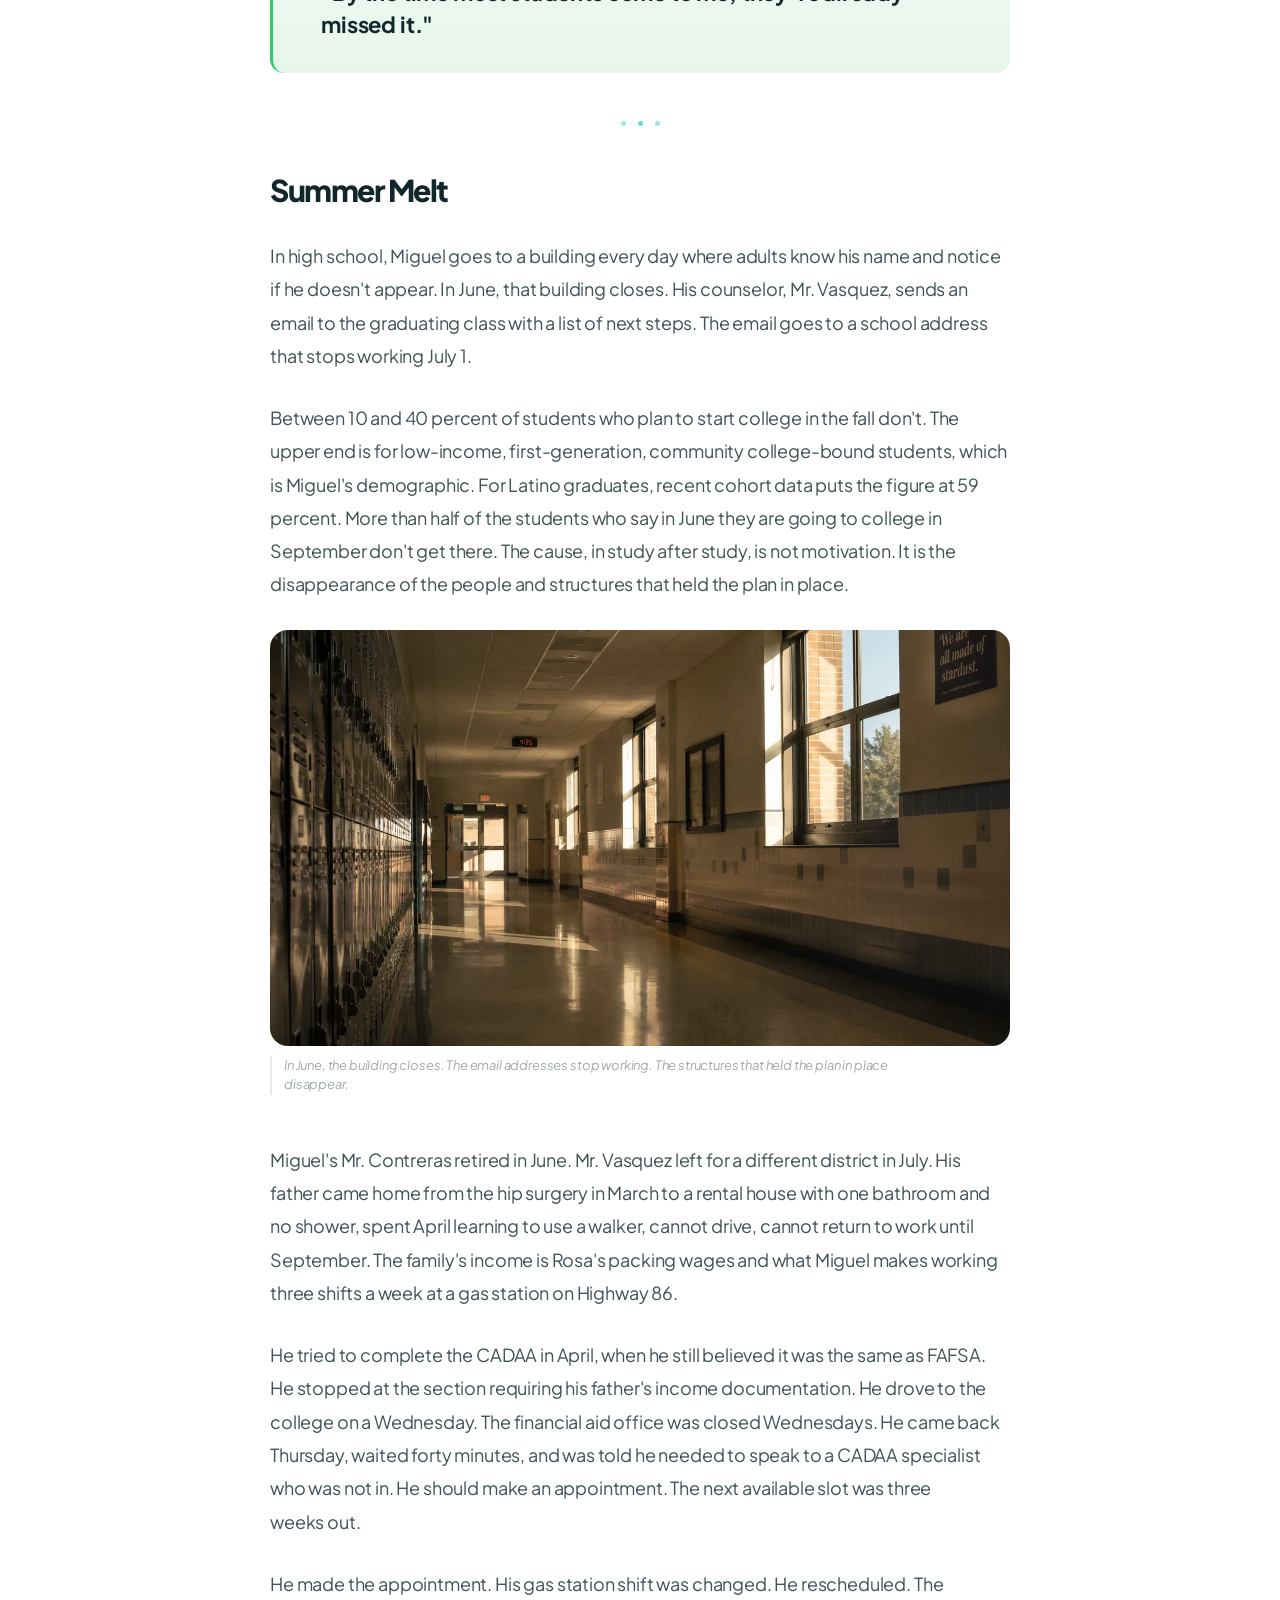
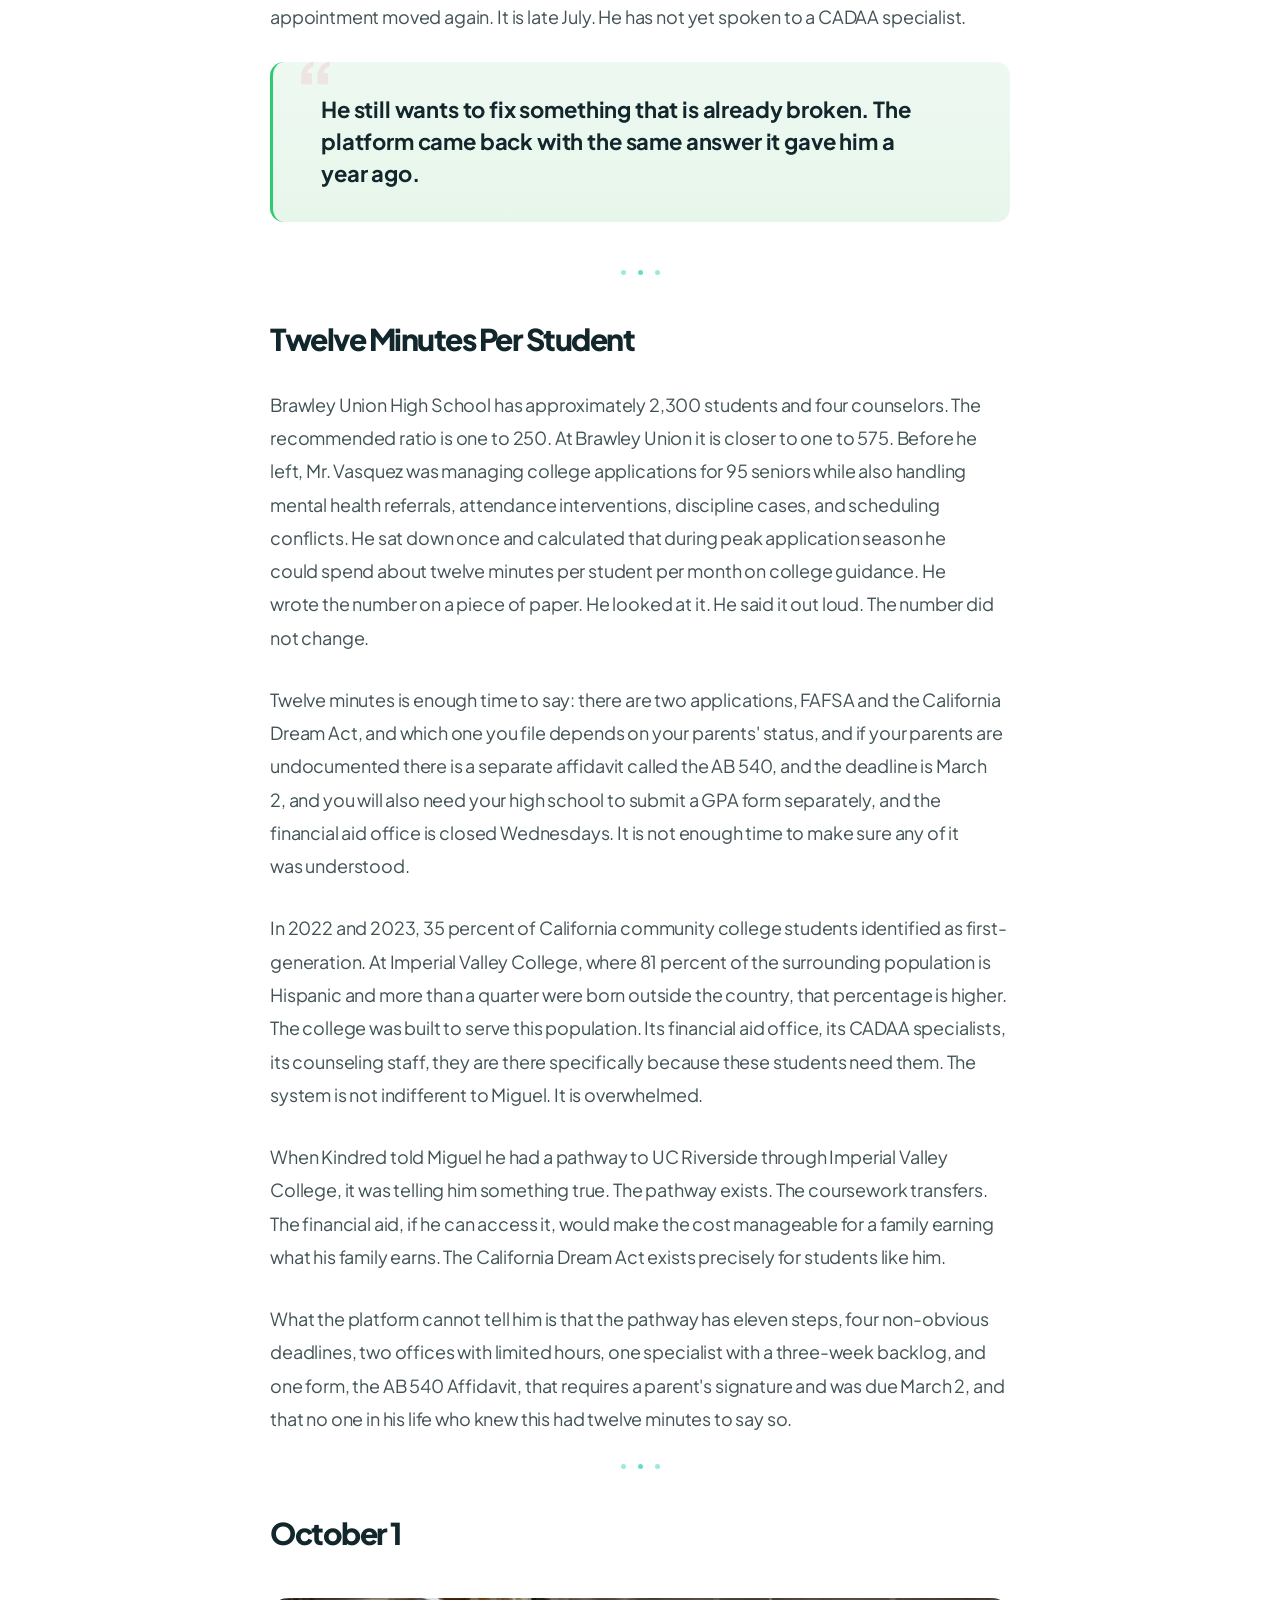
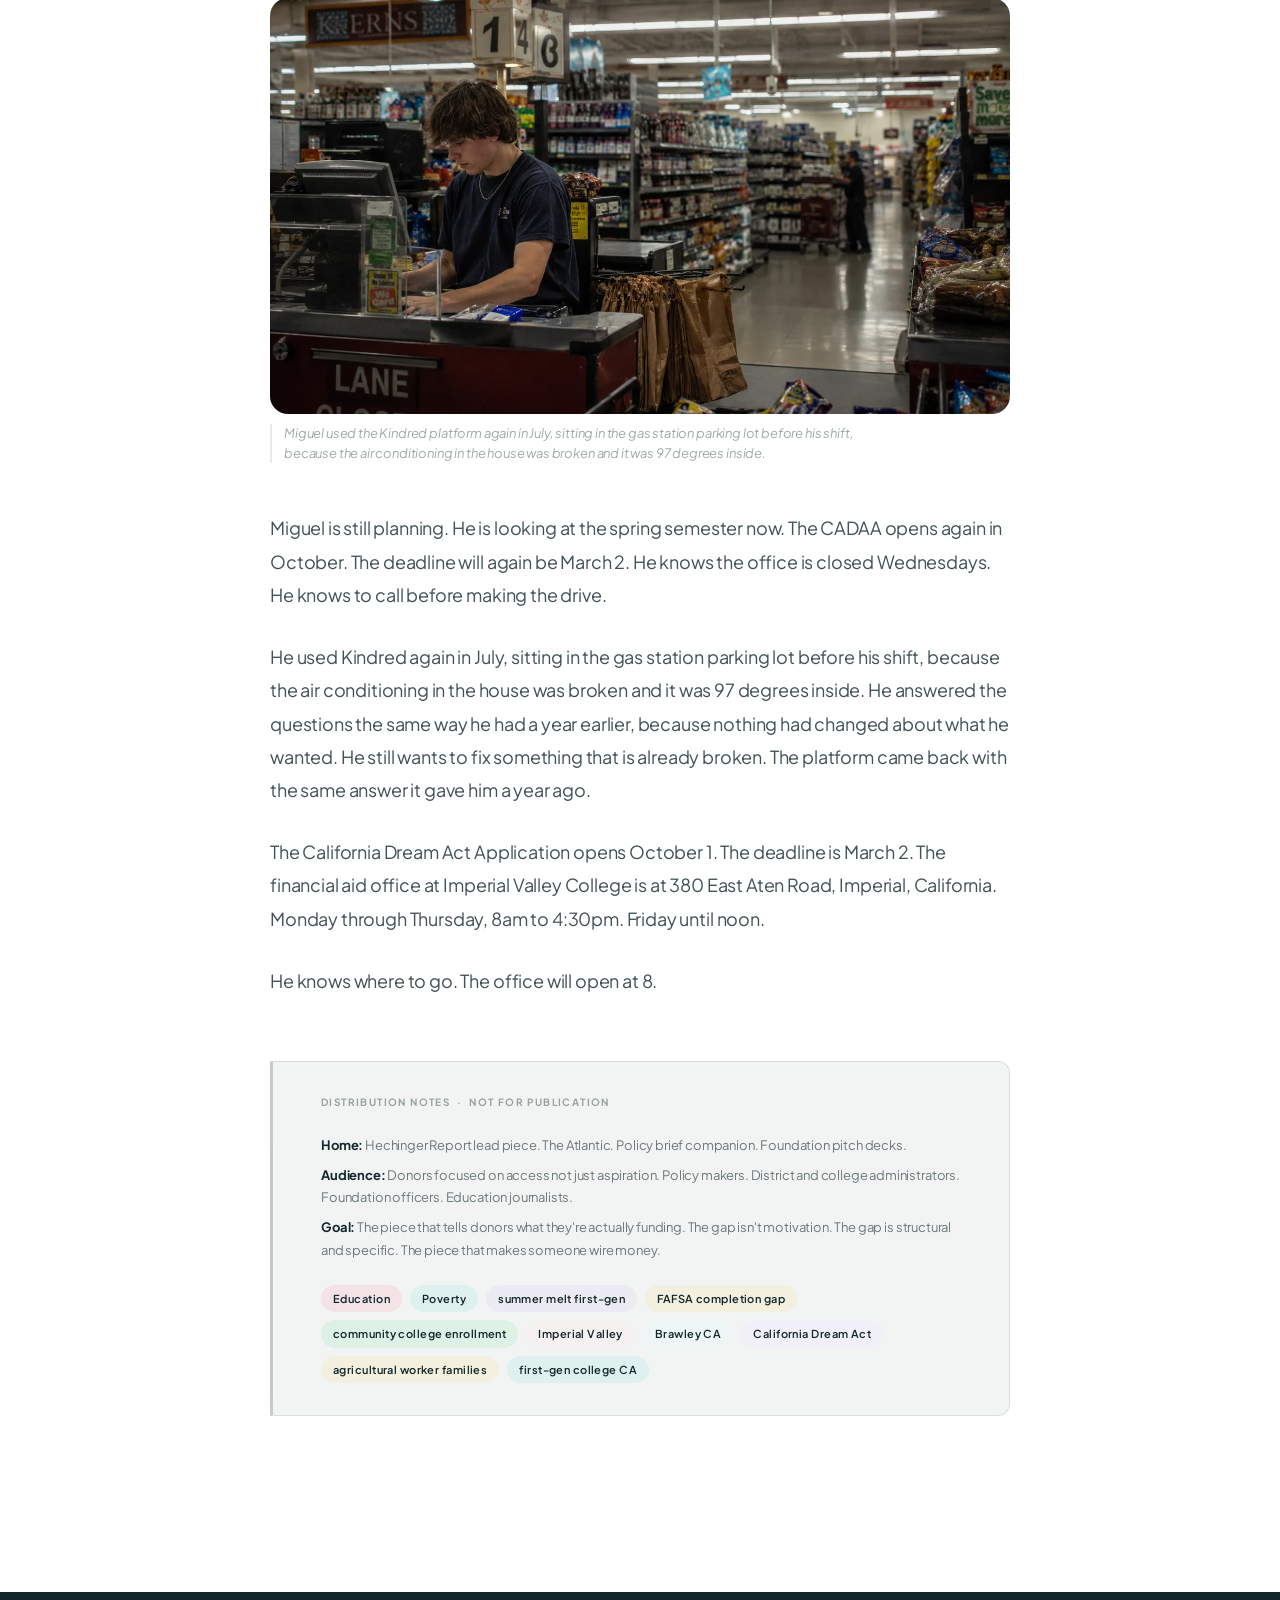
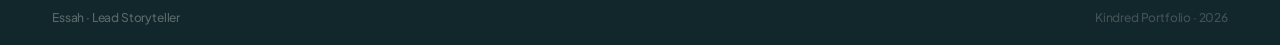
<file: Writing pages/three foot gap.html>
﻿<!DOCTYPE html>
<html lang="en">
<head>
<meta charset="UTF-8">
<meta name="viewport" content="width=device-width, initial-scale=1.0">
<link rel="icon" type="image/svg+xml" href="../assets/brand/favicon.svg">
<title>The Three-Foot Gap — Kindred</title>
<link href="https://fonts.googleapis.com/css2?family=Caveat:ital,wght@0,400;0,500;0,600;0,700;1,400;1,500;1,600;1,700&family=Plus+Jakarta+Sans:wght@300;400;500;600;700;800&display=swap" rel="stylesheet">
<style>
*,*::before,*::after{margin:0;padding:0;box-sizing:border-box;}
html{scroll-behavior:smooth;font-size:16px;}
body{font-family:'Plus Jakarta Sans',sans-serif;letter-spacing:-0.01em;line-height:1.6;background:#FAFAF7;color:#12272B;overflow-x:hidden;}

:root{
  --dark:#12272B;
  --yellow:#F5D03B;
  --yellow-light:#FDF7E3;
  --cream:#F7F3EC;
  --cream2:#F2EDE3;
  --green:#3DD97A;
  --green-mid:#2FC96E;
  --green-light:#E2F8EC;
  --teal:#3DD4C0;
  --teal-light:#E4F8F5;
  --pink:#E8547A;
  --pink-light:#FDE8EC;
  --lav:#B89FE8;
  --lav-light:#EDE5FF;
  --mint:#A8DDD4;
  --ink80:rgba(18,39,43,.8);
  --ink60:rgba(18,39,43,.6);
  --ink40:rgba(18,39,43,.4);
  --ink20:rgba(18,39,43,.2);
  --ink10:rgba(18,39,43,.1);
  --ink05:rgba(18,39,43,.05);

  --sp-xs : 8px;
  --sp-sm : 16px;
  --sp-md : 24px;
  --sp-lg : 32px;
  --sp-xl : 48px;
  --sp-2xl: 64px;
  --sp-3xl: 88px;
}

/* ── HERO ── */
@property --tf-x1{syntax:'<percentage>';initial-value:10%;inherits:false;}
@property --tf-y1{syntax:'<percentage>';initial-value:20%;inherits:false;}
@property --tf-x2{syntax:'<percentage>';initial-value:82%;inherits:false;}
@property --tf-y2{syntax:'<percentage>';initial-value:18%;inherits:false;}
@property --tf-x3{syntax:'<percentage>';initial-value:50%;inherits:false;}
@property --tf-y3{syntax:'<percentage>';initial-value:82%;inherits:false;}
.hero{
  background:
    radial-gradient(ellipse 70% 70% at var(--tf-x1) var(--tf-y1), rgba(239,168,183,.9) 0%, transparent 62%),
    radial-gradient(ellipse 65% 60% at var(--tf-x2) var(--tf-y2), rgba(203,184,228,.9) 0%, transparent 60%),
    radial-gradient(ellipse 60% 60% at var(--tf-x3) var(--tf-y3), rgba(213,216,138,.9) 0%, transparent 58%),
    radial-gradient(ellipse 50% 50% at 26% 74%, rgba(241,200,184,.9) 0%, transparent 56%),
    radial-gradient(ellipse 45% 45% at 75% 60%, rgba(224,231,160,.9) 0%, transparent 54%),
    radial-gradient(ellipse 100% 100% at 50% 50%, #E4D7EA 0%, #E5E8B8 100%);
  animation: tfdrift1 5s ease-in-out infinite alternate,
             tfdrift2 7s ease-in-out infinite alternate,
             tfdrift3 9s ease-in-out infinite alternate;
  padding:150px 52px 80px;
  position:relative;overflow:hidden;
  min-height:520px;
  display:flex;align-items:center;
}
.hero-blob{display:none;}
.hero-blob2{display:none;}
.hero-blob3{display:none;}
@keyframes tfdrift1{
  0%  {--tf-x1:10%;--tf-y1:20%;}
  33% {--tf-x1:22%;--tf-y1:34%;}
  66% {--tf-x1:6%; --tf-y1:14%;}
  100%{--tf-x1:18%;--tf-y1:28%;}
}
@keyframes tfdrift2{
  0%  {--tf-x2:82%;--tf-y2:18%;}
  33% {--tf-x2:91%;--tf-y2:32%;}
  66% {--tf-x2:76%;--tf-y2:14%;}
  100%{--tf-x2:88%;--tf-y2:26%;}
}
@keyframes tfdrift3{
  0%  {--tf-x3:50%;--tf-y3:82%;}
  33% {--tf-x3:38%;--tf-y3:90%;}
  66% {--tf-x3:62%;--tf-y3:76%;}
  100%{--tf-x3:46%;--tf-y3:86%;}
}
.hero-inner{position:relative;z-index:2;max-width:760px;}
.hero-tag{
  display:inline-flex;align-items:center;gap:8px;
  background:rgba(255,255,255,.34);
  border:1.5px solid rgba(232,84,122,.42);
  border-radius:999px;
  padding:8px 18px 8px 12px;
  margin-bottom:32px;
  box-shadow:0 10px 30px rgba(232,84,122,.14);
  backdrop-filter:blur(16px) saturate(170%);
  -webkit-backdrop-filter:blur(16px) saturate(170%);
}
.hero-dot{
  width:7px;height:7px;border-radius:50%;
  background:var(--pink);flex-shrink:0;
  animation:pulse 2s ease-in-out infinite;
}
@keyframes pulse{0%{box-shadow:0 0 0 0 rgba(232,84,122,.5);}70%{box-shadow:0 0 0 7px rgba(232,84,122,0);}100%{box-shadow:0 0 0 0 rgba(232,84,122,0);}}
.hero-tag-text{font-family:'Plus Jakarta Sans',sans-serif;font-size:12px;font-weight:800;letter-spacing:.08em;text-transform:uppercase;color:var(--pink);}
.hero h1{
  font-family:'Plus Jakarta Sans',sans-serif;
  font-size:clamp(64px,8vw,108px);
  font-weight:800;line-height:.92;
  letter-spacing:-0.07em;
  margin-bottom:24px;color:var(--dark);
}
.hero h1 em{
  display:inline-block;
  padding-right:.09em;
  padding-bottom:.08em;
  margin-right:-.035em;
  line-height:1.08;
  font-style:normal;
  color:inherit;
  background:
    radial-gradient(circle at 20% 28%, #C73564 0%, transparent 32%),
    radial-gradient(circle at 76% 64%, #F05B4F 0%, transparent 34%),
    linear-gradient(115deg,#C22E61 0%,#E8547A 36%,#C75AA0 68%,#F06A42 100%);
  background-size:220% 220%;
  -webkit-background-clip:text;
  background-clip:text;
  -webkit-text-fill-color:transparent;
  animation:accentFlow 6s ease-in-out infinite;
}
@keyframes accentFlow{0%{background-position:0% 45%;}50%{background-position:100% 55%;}100%{background-position:0% 45%;}}
.hero-sub{
  font-family:'Plus Jakarta Sans',sans-serif;
  font-size:18px;line-height:1.6;
  letter-spacing:-0.02em;color:var(--ink80);
  max-width:520px;margin-bottom:30px;
}

/* ── READING PROGRESS ── */
.reading-progress{
  position:fixed;top:0;left:0;
  width:0%;height:3px;
  background:var(--yellow);
  z-index:9999;transition:width .1s linear;
}

/* ── ARTICLE WRAPPER ── */
.article-section{background:#fff;padding:0 52px var(--sp-3xl);}

/* ── ARTICLE HEADER ── */
.article-header{
  max-width:740px;margin:0 auto;
  padding:var(--sp-lg) 0 var(--sp-lg);
  border-bottom:2px solid var(--ink10);
}
.article-title{
  font-size:clamp(28px,3.5vw,38px);
  font-weight:800;letter-spacing:-0.05em;
  line-height:1.08;color:var(--dark);
  margin-bottom:var(--sp-md);max-width:680px;
}
.eyebrow{
  font-size:12px;font-weight:700;letter-spacing:0.12em;
  text-transform:uppercase;color:var(--teal);
  display:block;margin-bottom:var(--sp-sm);
}

/* ── BYLINE ── */
.byline-block{
  display:flex;align-items:center;justify-content:space-between;
  padding:0 0 var(--sp-md);flex-wrap:wrap;gap:var(--sp-sm);
}
.byline-left{display:flex;align-items:center;gap:var(--sp-sm);}
.avatar{
  width:48px;height:48px;border-radius:50%;overflow:hidden;
  background:var(--ink10);flex-shrink:0;
}
.avatar img{width:100%;height:100%;object-fit:cover;display:block;}
.byline-name{font-size:15px;font-weight:700;color:var(--dark);letter-spacing:-0.02em;}
.byline-role{font-size:12px;color:var(--ink60);letter-spacing:-0.01em;margin-top:3px;}
.byline-meta{
  font-size:12px;color:var(--ink40);letter-spacing:-0.01em;
  text-align:right;line-height:1.9;white-space:nowrap;
}
.utility-row{
  display:flex;gap:var(--sp-xs);
  padding-top:var(--sp-md);border-top:1px solid var(--ink10);
}
.utility-btn{
  font-size:11px;font-weight:600;letter-spacing:0.08em;text-transform:uppercase;
  color:var(--ink40);padding:7px 14px;border-radius:999px;
  border:1px solid var(--ink10);background:white;cursor:pointer;
  transition:all .2s ease;
}
.utility-btn:hover{color:var(--dark);border-color:var(--ink20);background:var(--ink05);}

/* ── ARTICLE BODY ── */
.article-body{
  max-width:740px;margin:0 auto;
  padding:var(--sp-md) 0 var(--sp-3xl);
}
.article-body > *:first-child{margin-top:0;}
.article-body p{
  font-size:clamp(16px,1.8vw,18px);
  font-weight:400;line-height:1.85;
  color:var(--ink80);margin-bottom:1.6em;text-wrap:pretty;
}
.article-body p + .break,
.article-body p + .section-head,
.article-body p + .article-image,
.article-body p + .pull,
.article-body p + .doc-quote{margin-top:0;}

/* ── DROP CAP ── */
.article-body p.opening::first-letter{
  font-size:3.6em;font-weight:800;
  float:left;line-height:0.9;
  margin-right:0.1em;margin-top:0.05em;
  color:var(--pink);
}
.opening{font-size:1.06em;}

/* ── STANDFIRST ── */
.article-intro{
  font-size:clamp(18px,2vw,21px);
  line-height:1.55;letter-spacing:-0.02em;
  font-weight:500;color:var(--dark);
  margin-bottom:var(--sp-xl);max-width:680px;
}

/* ── DATELINE ── */
.dateline{
  font-size:11px;font-weight:700;letter-spacing:0.14em;
  text-transform:uppercase;color:var(--ink40);
  margin-bottom:var(--sp-md);display:block;
}

/* ── SECTION HEADINGS ── */
.section-head{
  font-size:clamp(24px,3vw,30px);
  line-height:1.1;letter-spacing:-0.05em;
  font-weight:800;color:var(--dark);
  margin-top:var(--sp-2xl);margin-bottom:var(--sp-lg);
  max-width:620px;
}
.break + .section-head{margin-top:var(--sp-xl);}

/* ── SCENE BREAK ── */
.break{
  display:flex;align-items:center;justify-content:center;
  gap:12px;margin:var(--sp-xl) 0;
}
.break span{
  width:5px;height:5px;border-radius:50%;
  background:var(--teal);opacity:0.5;display:block;
}
.break span:nth-child(2){opacity:0.8;}
.break span:nth-child(3){opacity:0.5;}

/* ── FIGURES ── */
.article-image{margin:var(--sp-xl) 0;}
.article-image img{
  width:100%;
  aspect-ratio:16/9;
  object-fit:cover;
  border-radius:18px;
  display:block;
}
.image-placeholder{
  width:100%;aspect-ratio:16/9;
  background:linear-gradient(135deg,var(--cream2) 0%,#D9F0ED 100%);
  border-radius:18px;
  display:flex;align-items:center;justify-content:center;
  position:relative;overflow:hidden;
}
.image-placeholder::before{
  content:'';position:absolute;inset:0;
  background:repeating-linear-gradient(
    90deg,transparent,transparent 100px,
    rgba(18,39,43,.02)100px,rgba(18,39,43,.02)101px
  );
}
.image-guide{position:relative;z-index:2;text-align:center;padding:40px;max-width:700px;}
.image-guide .label{
  font-size:11px;font-weight:500;letter-spacing:0.04em;text-transform:uppercase;
  color:var(--ink40);margin-bottom:var(--sp-sm);
}
.image-guide .query{
  font-size:14px;color:var(--ink80);
  background:rgba(255,255,255,.6);
  border:1.5px solid rgba(18,39,43,.1);
  padding:16px 24px;margin:var(--sp-sm) 0;
  letter-spacing:-0.01em;line-height:1.6;border-radius:12px;
}
.image-guide .art-note{
  font-size:14px;color:var(--ink60);
  font-style:italic;margin-top:var(--sp-sm);line-height:1.6;
}
.image-wide{aspect-ratio:16/9;}
.article-image figcaption{
  margin-top:10px;font-size:13px;line-height:1.5;
  color:var(--ink40);font-style:italic;max-width:620px;
  border-left:2px solid var(--ink10);padding-left:12px;
}

/* ── PULL QUOTE ── */
.pull{
  margin:var(--sp-xl) 0;
  padding:var(--sp-lg) var(--sp-xl);
  border-left:3px solid var(--green-mid);
  background:linear-gradient(180deg,#EEF9F1 0%,#E7F6EB 100%);
  border-radius:14px;position:relative;
}
.pull::before{
  content:"\201C";
  position:absolute;top:-12px;left:20px;
  font-size:80px;line-height:1;
  color:rgba(244,96,122,.13);font-weight:700;
}
.pull p{
  font-size:clamp(18px,2.2vw,22px);
  font-weight:700;line-height:1.45;
  color:var(--dark);margin:0;
}

/* ── DOCUMENT QUOTE (bureaucratic language) ── */
.doc-quote{
  margin:var(--sp-xl) 0;
  padding:var(--sp-md) var(--sp-lg);
  background:var(--ink05);
  border-left:3px solid var(--ink20);
  border-radius:0 10px 10px 0;
  font-size:14px;
  line-height:1.75;
  color:var(--ink60);
  font-family:monospace;
  letter-spacing:-0.01em;
}
.doc-quote .doc-source{
  display:block;margin-top:var(--sp-sm);
  font-size:10px;letter-spacing:0.1em;
  text-transform:uppercase;color:var(--ink40);
}

/* ── DISTRIBUTION BLOCK ── */
.distribution{
  margin-top:var(--sp-2xl);
  padding:var(--sp-lg) var(--sp-xl);
  background:var(--ink05);
  border-radius:0 12px 12px 0;
  border:1px solid var(--ink10);
  border-left:3px solid var(--ink20);
}
.distribution .label{
  font-size:10px;font-weight:700;text-transform:uppercase;
  letter-spacing:0.14em;color:var(--ink40);
  margin-bottom:var(--sp-md);display:block;
}
.distribution p{
  font-size:13px;color:var(--ink60);
  line-height:1.7;margin-bottom:var(--sp-xs);
}
.distribution p strong{font-weight:700;color:var(--dark);}

.tags{display:flex;flex-wrap:wrap;gap:8px;margin-top:var(--sp-md);}
.tag{
  font-size:11px;font-weight:600;letter-spacing:0.04em;
  padding:5px 12px;border-radius:999px;color:var(--dark);
}
.tag:nth-child(1){background:rgba(244,96,122,.11);}
.tag:nth-child(2){background:rgba(61,212,192,.11);}
.tag:nth-child(3){background:rgba(184,159,232,.11);}
.tag:nth-child(4){background:rgba(245,208,59,.11);}
.tag:nth-child(5){background:rgba(61,217,122,.11);}
.tag:nth-child(6){background:rgba(253,232,236,.35);}
.tag:nth-child(7){background:rgba(228,248,245,.35);}
.tag:nth-child(8){background:rgba(237,229,255,.35);}
.tag:nth-child(9){background:rgba(245,208,59,.11);}
.tag:nth-child(10){background:rgba(61,212,192,.11);}

/* ── RESPONSIVE ── */
@media(max-width:900px){
  .hero{padding-top:150px;padding-bottom:80px;}
  .hero,.article-section{padding-left:24px;padding-right:24px;}
  .article-body{padding-top:var(--sp-lg);padding-bottom:var(--sp-2xl);}
  .pull{padding:var(--sp-md) var(--sp-lg);}
  .byline-block{flex-direction:column;align-items:flex-start;gap:12px;}
  .byline-meta{text-align:left;}
  .distribution{padding:var(--sp-lg);}
  .section-head{margin-top:var(--sp-xl);}
}
@media(max-width:640px){
  .hero{padding-top:132px;padding-bottom:64px;min-height:420px;}
  .hero h1{font-size:clamp(48px,16vw,70px);}
  .hero-sub{font-size:14px;}
  .article-section{padding-left:18px;padding-right:18px;}
  .article-title{font-size:clamp(38px,13vw,58px);}
  .utility-row{gap:8px;}
  .utility-btn{padding:9px 12px;font-size:11px;}
  .article-image img,.image-placeholder{border-radius:14px;aspect-ratio:4/3;}
  .doc-quote{font-size:12px;padding:16px;}
  .pull{margin:var(--sp-lg) 0;}
}
</style>
<link rel="stylesheet" href="../kindred-nav.css?v=3">
</head>
<body>
<!-- SHARED NAV -->
<nav class="hs-nav" aria-label="Primary navigation">
  <a class="hs-nav-brand" href="../index.html" aria-label="Kindred home">
    <span class="hs-nav-logo" aria-hidden="true"></span>
  </a>
  <ul class="hs-nav-links">
    <li><a class="hs-nav-item" href="../index.html">Home</a></li>
    <li class="hs-nav-menu">
      <a class="hs-nav-item is-active" href="what%20the%20file%20doesnt%20say.html">Writing</a>
      <div class="hs-nav-dropdown" aria-label="Writing pages">
        <a href="what%20the%20file%20doesnt%20say.html">Article 1</a>
        <a href="didnt%20route%20them.html">Article 2</a>
        <a class="is-active" href="three%20foot%20gap.html">Article 3</a>
      </div>
    </li>
    <li><a class="hs-nav-item" href="../compton%20pitch.html">District Pitch</a></li>
    <li><a class="hs-nav-item" href="../series.html">Series</a></li>
    <li class="hs-nav-menu">
      <a class="hs-nav-item" href="../documentary%20treatment.html">Documentary</a>
      <div class="hs-nav-dropdown" aria-label="Documentary pages">
        <a href="../documentary%20treatment.html">Treatment</a>
        <a href="../documentary%20distribution.html">Distribution</a>
      </div>
    </li>
  </ul>
</nav>

<div class="reading-progress" id="rp"></div>

<!-- HERO -->
<section id="top" class="hero">
  <div class="hero-blob"></div>
  <div class="hero-blob2"></div>
  <div class="hero-blob3"></div>
  <div class="hero-inner">
    <div class="hero-tag">
      <div class="hero-dot"></div>
      <span class="hero-tag-text">Education &nbsp;·&nbsp; Poverty</span>
    </div>
    <h1>Article<br><em>Sample 3</em></h1>
    <p class="hero-sub">A student in Brawley knows what he wants. Between knowing and enrolling there are eleven steps, four deadlines, two offices that close at 4pm, and one form his father has never heard of.</p>
  </div>
</section>
<div class="hs-hero-divider"></div><!-- ARTICLE SECTION -->
<section class="article-section">
  <div class="article-header">

    <h1 class="article-title">The Three-Foot Gap</h1>

    <div class="byline-block">
      <div class="byline-left">
        <div class="avatar">
          <img src="../assets/writing/chris-smith.webp" alt="Chris Smith">
        </div>
        <div>
          <div class="byline-name">Chris Smith</div>
          <div class="byline-role">Founding Head of GTM, Kindred</div>
        </div>
      </div>
      <div class="byline-meta">
        Published June 1, 2026<br>
        12 min read
      </div>
    </div>

    <div class="utility-row">
      <button class="utility-btn">Share</button>
      <button class="utility-btn">Save</button>
      <button class="utility-btn">Print</button>
      <button class="utility-btn">Copy Link</button>
    </div>
  </div>

  <div class="article-body">

    <figure class="article-image">
      <img src="../assets/writing/financial-aid-office.webp" alt="Financial aid officer at a community college desk">
      <figcaption>The financial aid office at Imperial Valley College is open Monday through Thursday, 8am to 4:30pm. Closed Wednesdays.</figcaption>
    </figure>

    <span class="dateline">Brawley, California</span>

    <p class="article-intro">The gap isn't motivation. It isn't ambition. It is a sequence of forms, deadlines, and office hours that nobody had twelve minutes to explain.</p>

    <p class="opening">The form is called an AB 540 Affidavit. It is two pages. It requires a parent's signature. It is available at the financial aid office at Imperial Valley College, at 380 East Aten Road in Imperial, California, open Monday through Thursday, 8am to 4:30pm, and Friday until noon. Miguel Rivas turned 18 in June. His father broke his hip in February. The form was due March 2.</p>

    <p>Nobody told them about the form. That is not entirely true. The college's website lists it, buried under a tab for the California Dream Act Application, which Miguel had never heard of, because what he had heard of was FAFSA, because that was what his high school counselor mentioned once during a group session in November, and FAFSA was for citizens, and Miguel was a citizen, but his father was not, and the income section of FAFSA asks for parental tax information, and Miguel's father, who has worked packing lettuce in the Imperial Valley fields since 2004, has never filed a federal tax return.</p>

    <p>This is where the gap begins. Not in August when Miguel did not show up for orientation. In November, in a school counseling session that lasted forty minutes, covered nineteen juniors, and mentioned FAFSA once.</p>

    <p>Miguel is not confused about what he wants. He wants to study environmental science. He has wanted this since his sophomore year, when his biology teacher spent two weeks on the Salton Sea, which is forty minutes north of Brawley, which is shrinking, which is releasing arsenic dust that doctors have linked to the respiratory problems his grandmother has had since 2019. He knew what he wanted before anyone gave him language for it.</p>

    <p>Last spring a platform called Kindred came to his classroom. It asks students questions, not about career categories, about what they care about, what pulls at them, what kind of problem they would choose to work on. Miguel answered honestly. He said he wanted to fix something that was already broken. The platform came back with environmental remediation, water resource management, air quality analysis. It told him Imperial Valley College had a pathway. It told him the pathway could transfer to UC Riverside.</p>

    <p>Ninety-four percent of students who use the platform come out knowing their next steps. Miguel knew his next steps. The steps he knew were not the problem.</p>

    <div class="break"><span></span><span></span><span></span></div>

    <h2 class="section-head">Carmen's Queue</h2>

    <figure class="article-image">
      <img src="../assets/writing/counselor-desk-still-life.webp" alt="Office desk and filing cabinet with paper stacks">
      <figcaption>Carmen Mendoza has worked in financial aid for fourteen years. She has seen every version of this form.</figcaption>
    </figure>

    <p>Carmen Delgado has worked in the financial aid office at Imperial Valley College for eleven years. On a Thursday morning in April, there are six people in the waiting area when she arrives. She takes her seat, pulls up the queue, and the first file is a student whose CADAA, the California Dream Act Application, is flagged incomplete because the income section lists her father's employer as a labor contractor who pays in cash and has no EIN on record. Carmen has seen this before. She picks up the phone and calls the number on the file. It rings through to voicemail. She leaves a message in Spanish asking the student to come in with any bank statements or money order receipts that show regular income. She knows the student probably doesn't have those either.</p>

    <p>She is not the villain of this story. She works inside a system that was not designed for the families she is trying to serve. The CADAA opened for the following academic year last October. The deadline was March 2. "By the time most students come to me," she said, "they've already missed it."</p>

    <p>The most common reason she sees for incomplete applications is not fraud, not misrepresentation. It is documents. Parents who work cash-based agricultural labor and do not have tax records. Parents who have the records but cannot take a day off work to bring them in person, because the office does not accept documents by email, and their employers do not offer time off for paperwork.</p>

    <p>"People think the application is the hard part," she said. "The application is not the hard part."</p>

    <p>She has seen students complete the application and still lose financial aid because a GPA verification form, a separate document the high school, not the student, submits to the California Student Aid Commission, went out a week late. The commission does not accept late submissions. One form, filed by a third party the student cannot control, filed one week late because the registrar was managing senior graduation in May.</p>

    <div class="doc-quote">
      "IMPORTANT NOTE: We do not accept documents by email. Be sure your name and student ID number are on every page you send. Keep a copy of everything for your own records."
      <span class="doc-source">Imperial Valley College Financial Aid Office — imperial.edu/financial-aid-and-scholarships/frequently-asked-questions.html</span>
    </div>

    <p>The note assumes you have a printer. It assumes you have an envelope and a stamp. It assumes you know your student ID number, which requires first creating an account in the college's online portal, which requires a personal email address. Miguel's mother, Rosa, does not have one. She uses her phone for calls. Her daughter uses it for everything else. Rosa packs vegetables from 5am to 3pm, then takes two buses home, then makes dinner. The phone is a shared resource managed by whoever has time.</p>

    <div class="pull">
      <p>"By the time most students come to me, they've already missed it."</p>
    </div>

    <div class="break"><span></span><span></span><span></span></div>

    <h2 class="section-head">Summer Melt</h2>

    <p>In high school, Miguel goes to a building every day where adults know his name and notice if he doesn't appear. In June, that building closes. His counselor, Mr. Vasquez, sends an email to the graduating class with a list of next steps. The email goes to a school address that stops working July 1.</p>

    <p>Between 10 and 40 percent of students who plan to start college in the fall don't. The upper end is for low-income, first-generation, community college-bound students, which is Miguel's demographic. For Latino graduates, recent cohort data puts the figure at 59 percent. More than half of the students who say in June they are going to college in September don't get there. The cause, in study after study, is not motivation. It is the disappearance of the people and structures that held the plan in place.</p>

    <figure class="article-image">
      <img src="../assets/writing/empty-school-hallway.webp" alt="Empty school hallway in afternoon sunlight">
      <figcaption>In June, the building closes. The email addresses stop working. The structures that held the plan in place disappear.</figcaption>
    </figure>

    <p>Miguel's Mr. Contreras retired in June. Mr. Vasquez left for a different district in July. His father came home from the hip surgery in March to a rental house with one bathroom and no shower, spent April learning to use a walker, cannot drive, cannot return to work until September. The family's income is Rosa's packing wages and what Miguel makes working three shifts a week at a gas station on Highway 86.</p>

    <p>He tried to complete the CADAA in April, when he still believed it was the same as FAFSA. He stopped at the section requiring his father's income documentation. He drove to the college on a Wednesday. The financial aid office was closed Wednesdays. He came back Thursday, waited forty minutes, and was told he needed to speak to a CADAA specialist who was not in. He should make an appointment. The next available slot was three weeks out.</p>

    <p>He made the appointment. His gas station shift was changed. He rescheduled. The appointment moved again. It is late July. He has not yet spoken to a CADAA specialist.</p>

    <div class="pull">
      <p>He still wants to fix something that is already broken. The platform came back with the same answer it gave him a year ago.</p>
    </div>

    <div class="break"><span></span><span></span><span></span></div>

    <h2 class="section-head">Twelve Minutes Per Student</h2>

    <p>Brawley Union High School has approximately 2,300 students and four counselors. The recommended ratio is one to 250. At Brawley Union it is closer to one to 575. Before he left, Mr. Vasquez was managing college applications for 95 seniors while also handling mental health referrals, attendance interventions, discipline cases, and scheduling conflicts. He sat down once and calculated that during peak application season he could spend about twelve minutes per student per month on college guidance. He wrote the number on a piece of paper. He looked at it. He said it out loud. The number did not change.</p>

    <p>Twelve minutes is enough time to say: there are two applications, FAFSA and the California Dream Act, and which one you file depends on your parents' status, and if your parents are undocumented there is a separate affidavit called the AB 540, and the deadline is March 2, and you will also need your high school to submit a GPA form separately, and the financial aid office is closed Wednesdays. It is not enough time to make sure any of it was understood.</p>

    <p>In 2022 and 2023, 35 percent of California community college students identified as first-generation. At Imperial Valley College, where 81 percent of the surrounding population is Hispanic and more than a quarter were born outside the country, that percentage is higher. The college was built to serve this population. Its financial aid office, its CADAA specialists, its counseling staff, they are there specifically because these students need them. The system is not indifferent to Miguel. It is overwhelmed.</p>

    <p>When Kindred told Miguel he had a pathway to UC Riverside through Imperial Valley College, it was telling him something true. The pathway exists. The coursework transfers. The financial aid, if he can access it, would make the cost manageable for a family earning what his family earns. The California Dream Act exists precisely for students like him.</p>

    <p>What the platform cannot tell him is that the pathway has eleven steps, four non-obvious deadlines, two offices with limited hours, one specialist with a three-week backlog, and one form, the AB 540 Affidavit, that requires a parent's signature and was due March 2, and that no one in his life who knew this had twelve minutes to say so.</p>

    <div class="break"><span></span><span></span><span></span></div>

    <h2 class="section-head">October 1</h2>

    <figure class="article-image">
      <img src="../assets/writing/teen-grocery-night-shift.webp" alt="Teen working a night shift">
      <figcaption>Miguel used the Kindred platform again in July, sitting in the gas station parking lot before his shift, because the air conditioning in the house was broken and it was 97 degrees inside.</figcaption>
    </figure>

    <p>Miguel is still planning. He is looking at the spring semester now. The CADAA opens again in October. The deadline will again be March 2. He knows the office is closed Wednesdays. He knows to call before making the drive.</p>

    <p>He used Kindred again in July, sitting in the gas station parking lot before his shift, because the air conditioning in the house was broken and it was 97 degrees inside. He answered the questions the same way he had a year earlier, because nothing had changed about what he wanted. He still wants to fix something that is already broken. The platform came back with the same answer it gave him a year ago.</p>

    <p>The California Dream Act Application opens October 1. The deadline is March 2. The financial aid office at Imperial Valley College is at 380 East Aten Road, Imperial, California. Monday through Thursday, 8am to 4:30pm. Friday until noon.</p>

    <p>He knows where to go. The office will open at 8.</p>

    <div class="distribution">
      <div class="label">Distribution notes &nbsp;·&nbsp; Not for publication</div>
      <p><strong>Home:</strong> Hechinger Report lead piece. The Atlantic. Policy brief companion. Foundation pitch decks.</p>
      <p><strong>Audience:</strong> Donors focused on access not just aspiration. Policy makers. District and college administrators. Foundation officers. Education journalists.</p>
      <p><strong>Goal:</strong> The piece that tells donors what they're actually funding. The gap isn't motivation. The gap is structural and specific. The piece that makes someone wire money.</p>
      <div class="tags">
        <span class="tag">Education</span>
        <span class="tag">Poverty</span>
        <span class="tag">summer melt first-gen</span>
        <span class="tag">FAFSA completion gap</span>
        <span class="tag">community college enrollment</span>
        <span class="tag">Imperial Valley</span>
        <span class="tag">Brawley CA</span>
        <span class="tag">California Dream Act</span>
        <span class="tag">agricultural worker families</span>
        <span class="tag">first-gen college CA</span>
      </div>
    </div>

  </div>
</section>

<footer class="hs-site-footer">
  <p class="foot-l">Essah &middot; Lead Storyteller</p>
  <p class="foot-r">Kindred Portfolio &middot; 2026</p>
</footer>
<script>
  const rp = document.getElementById('rp');
  window.addEventListener('scroll', () => {
    const scrollTop = window.scrollY;
    const docHeight = document.documentElement.scrollHeight - window.innerHeight;
    rp.style.width = (scrollTop / docHeight * 100) + '%';
  }, { passive: true });
</script>

</body>
</html>
</file>
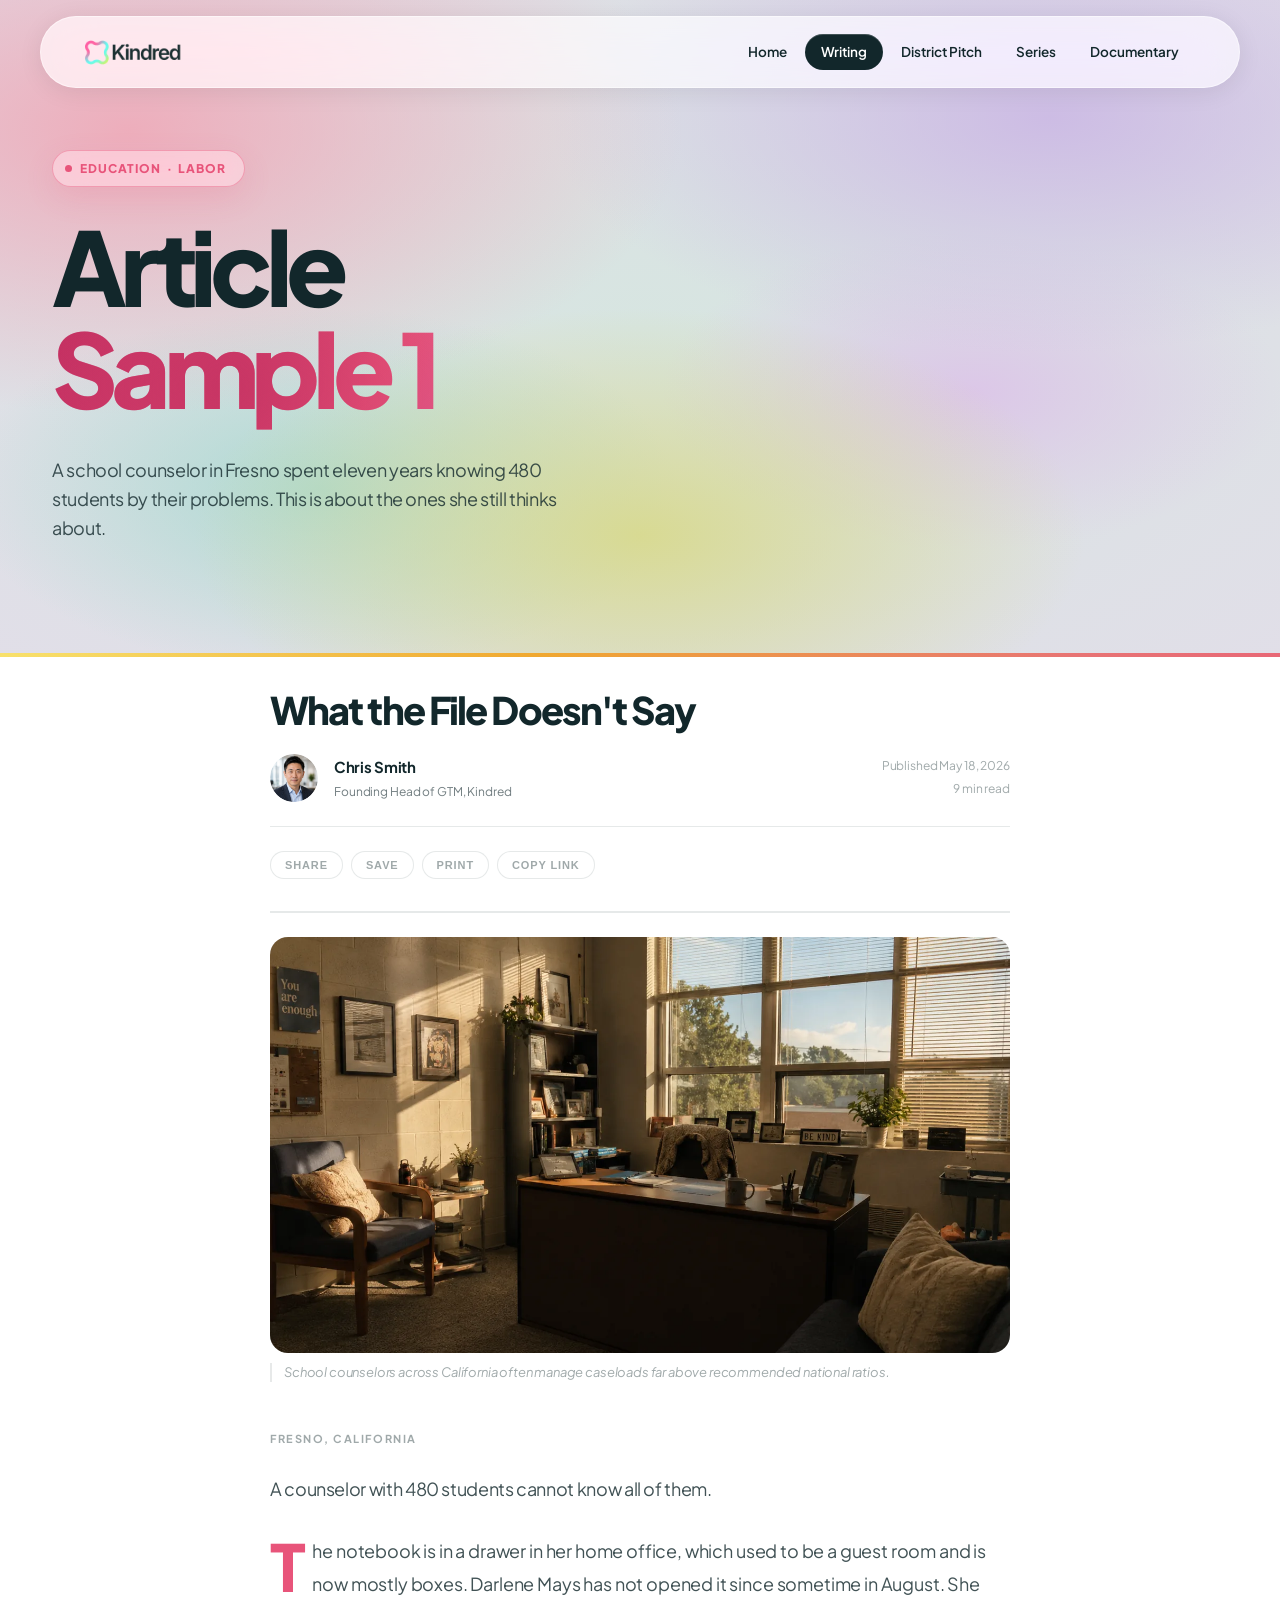
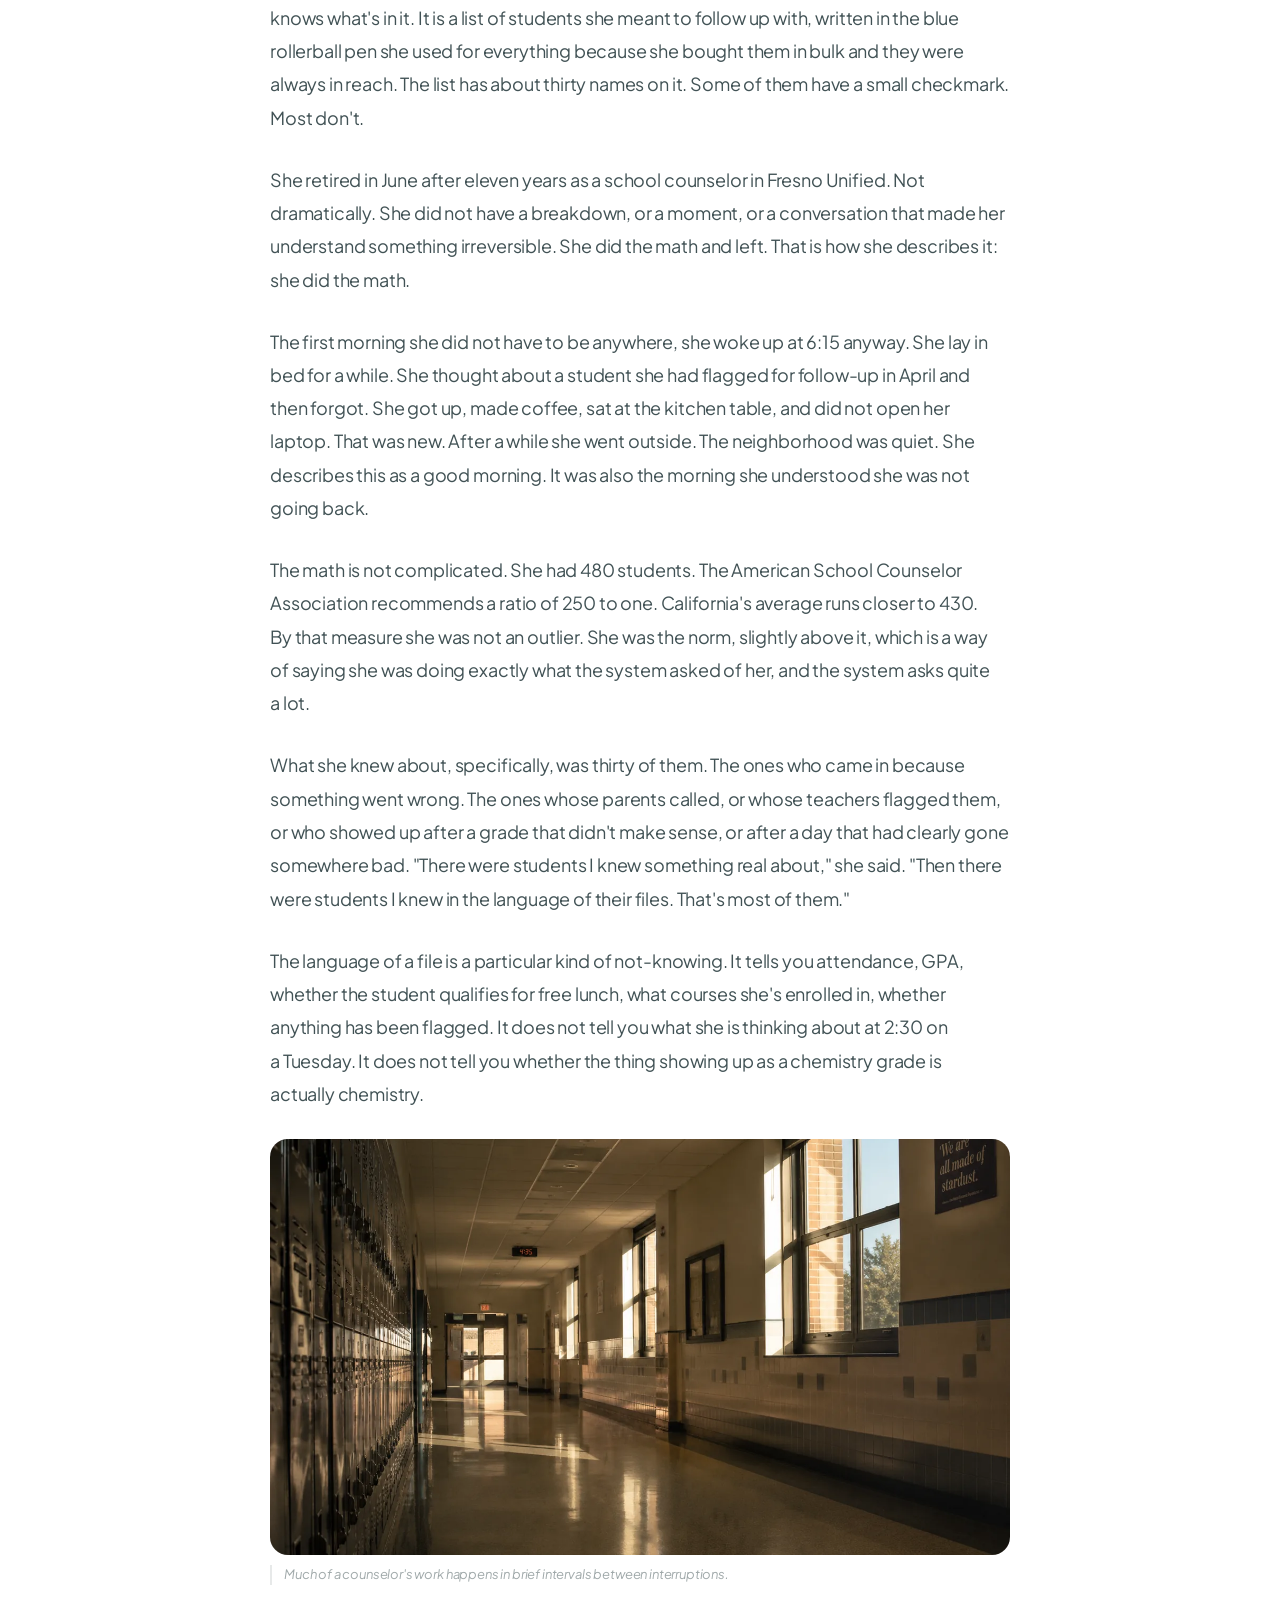
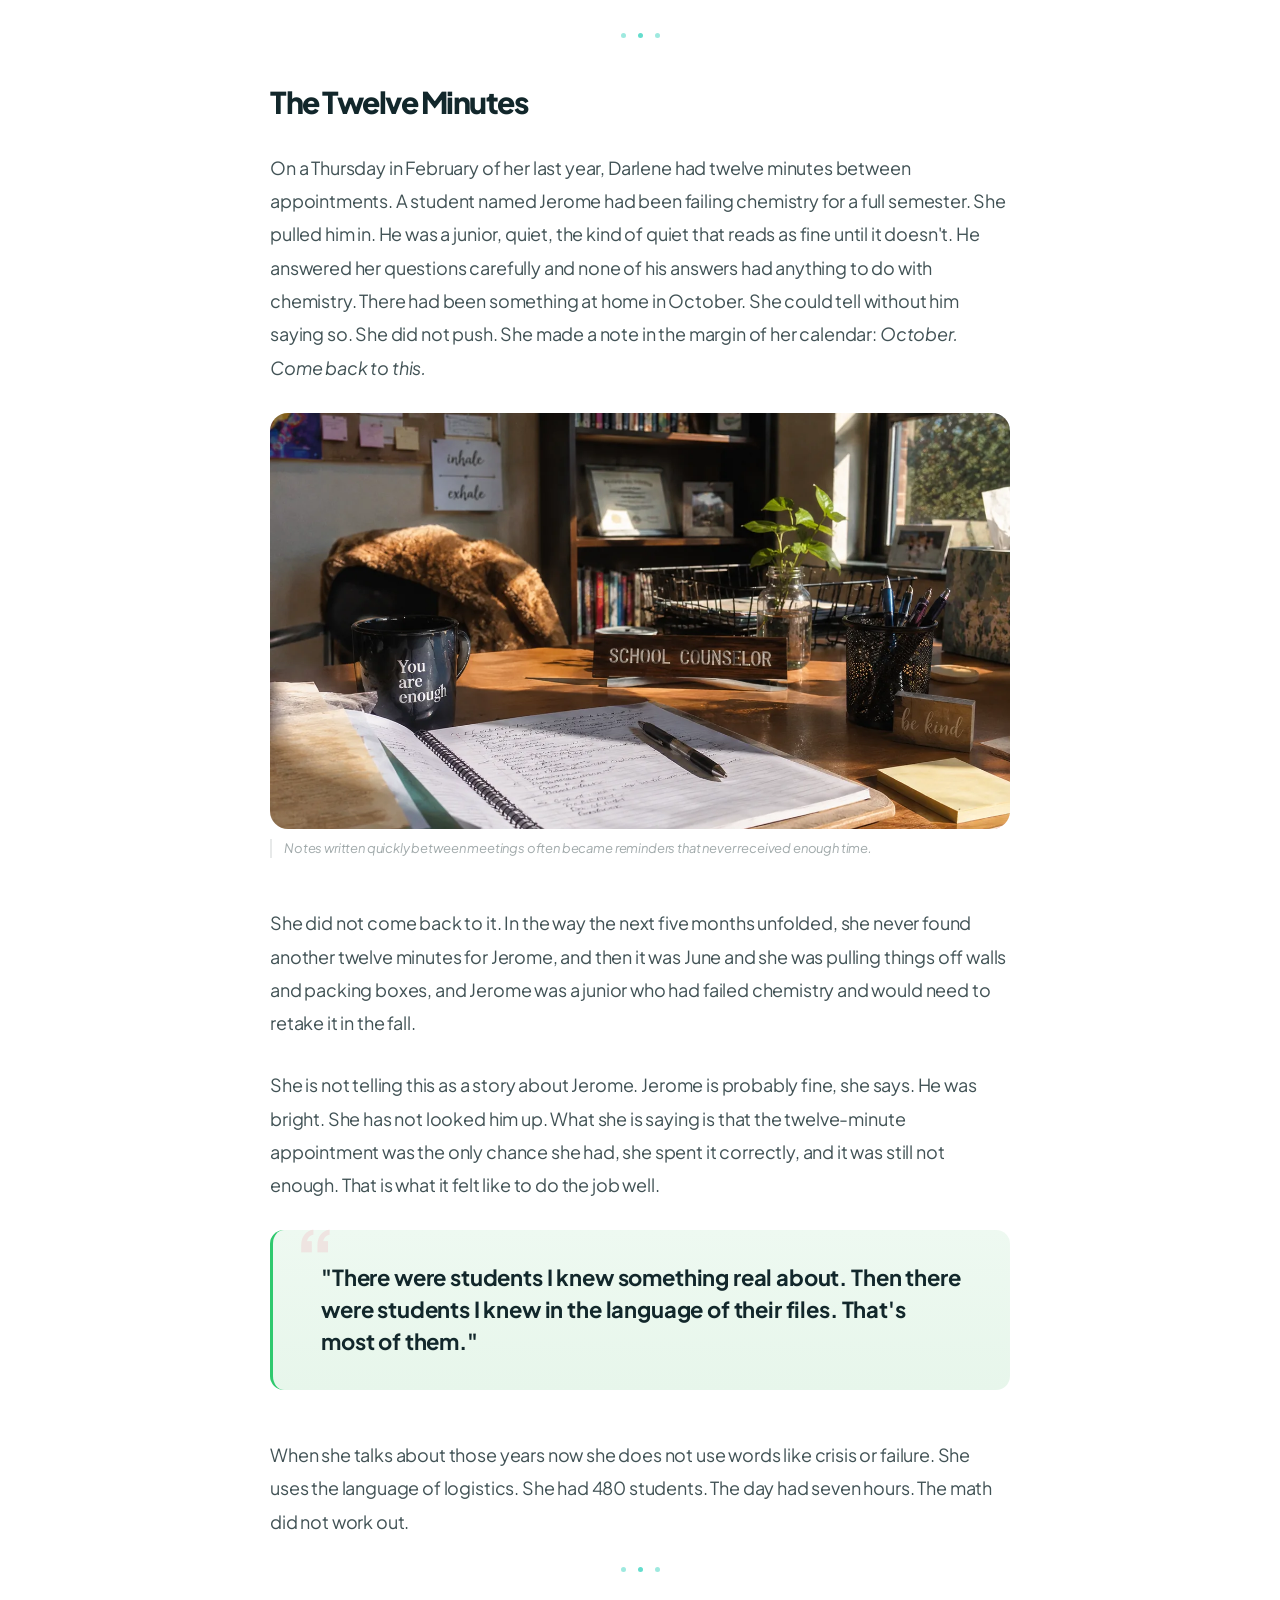
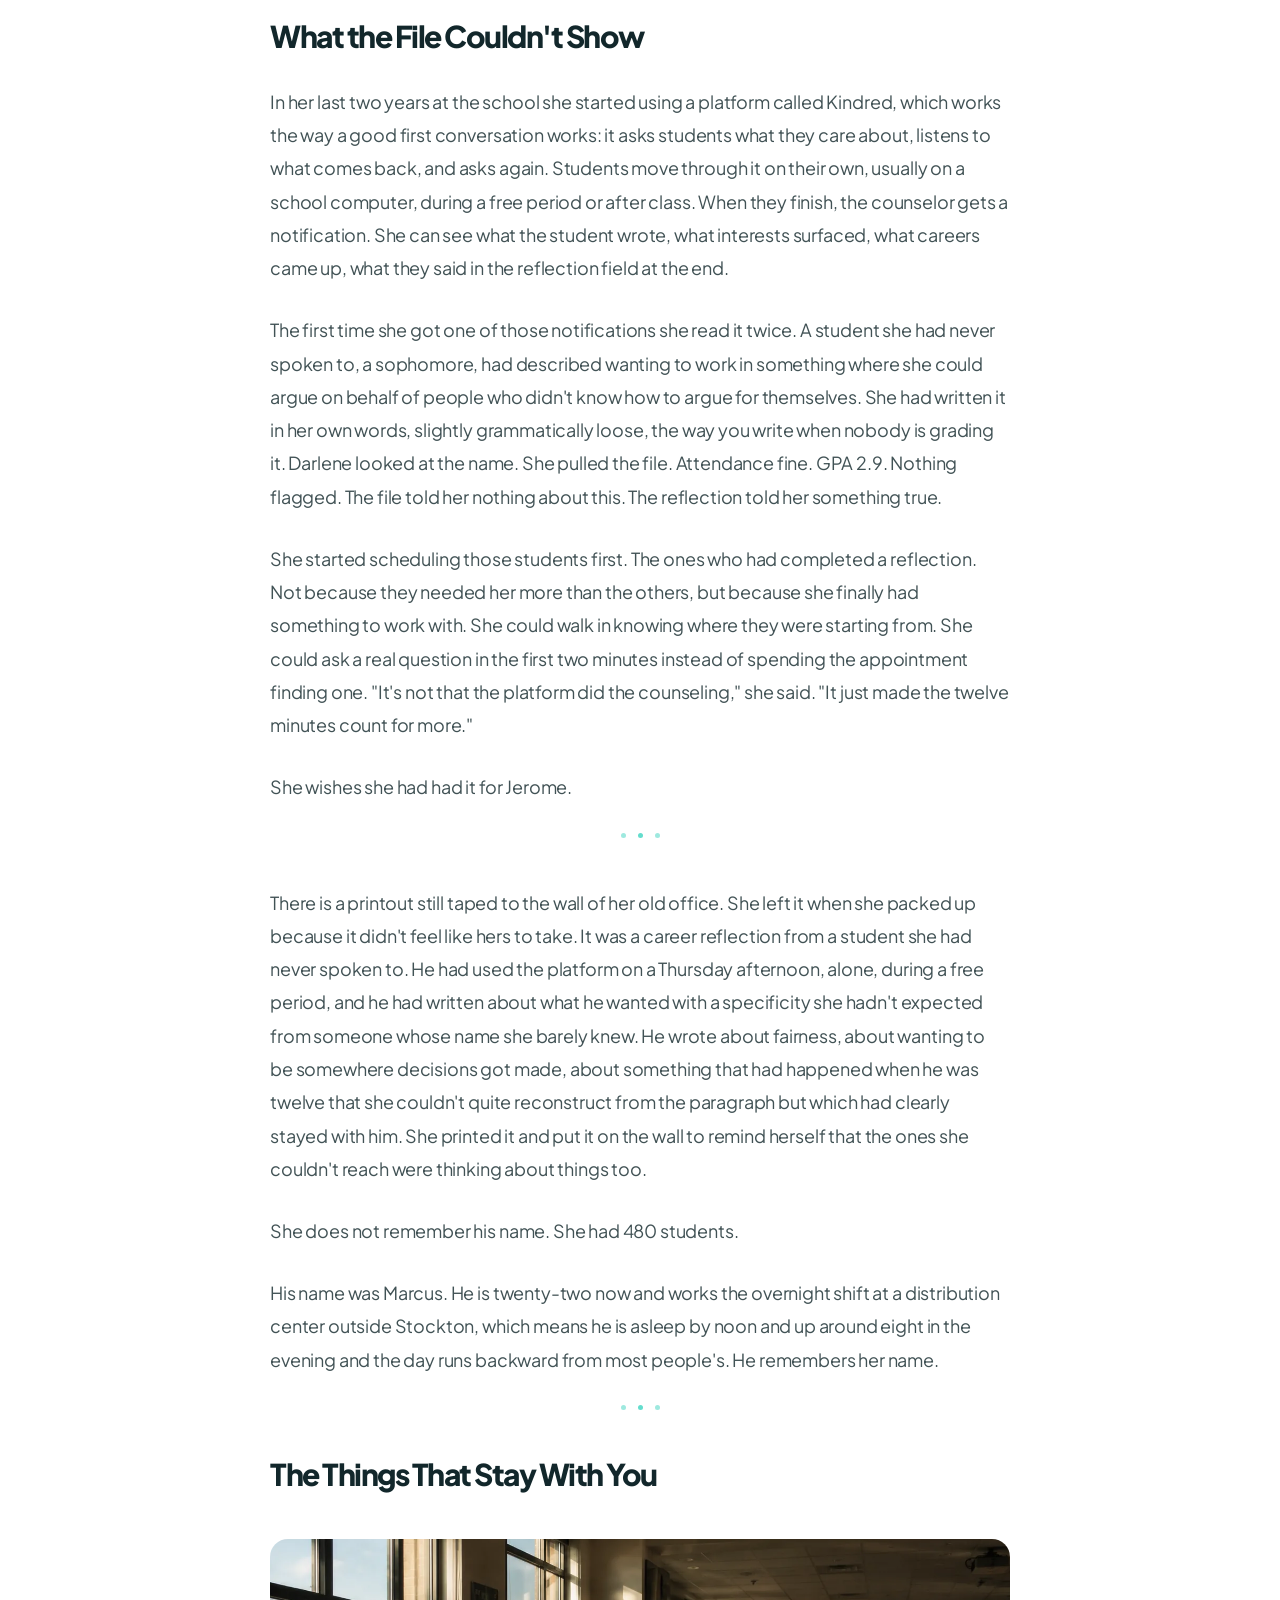
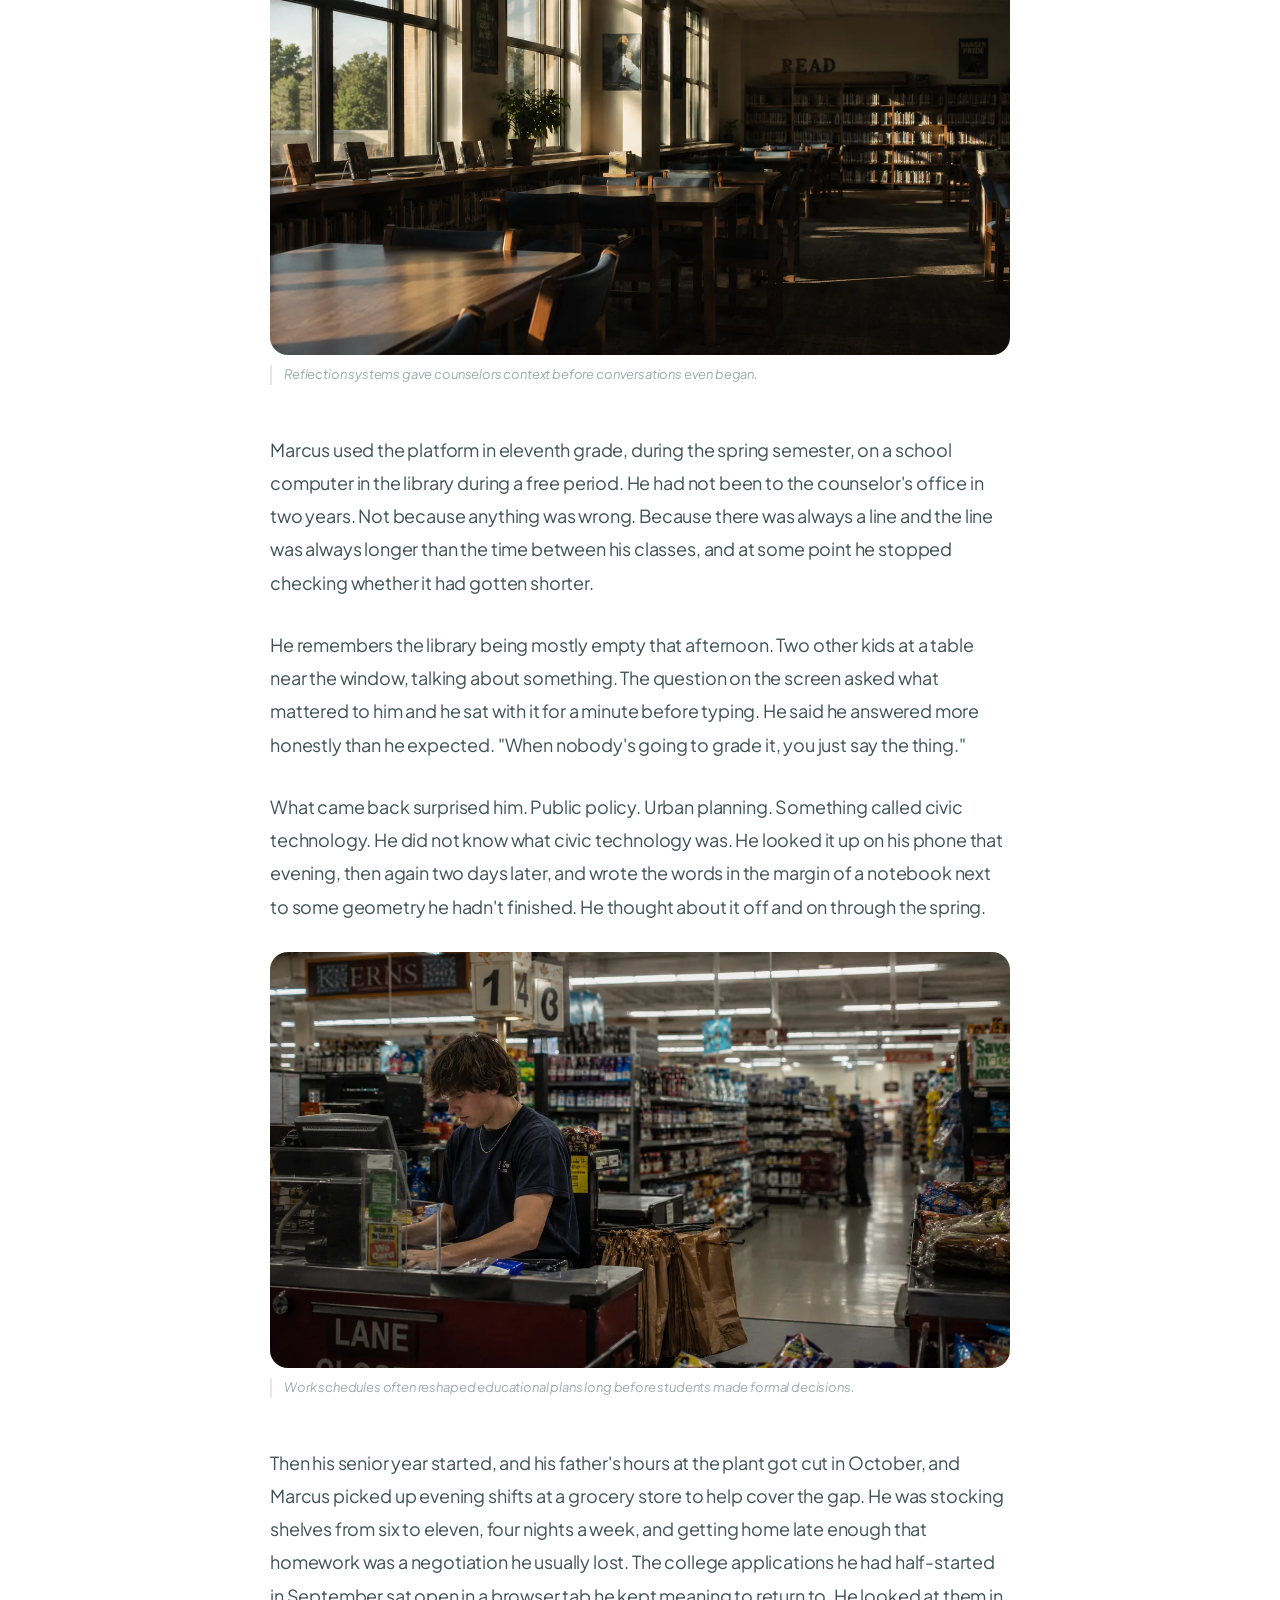
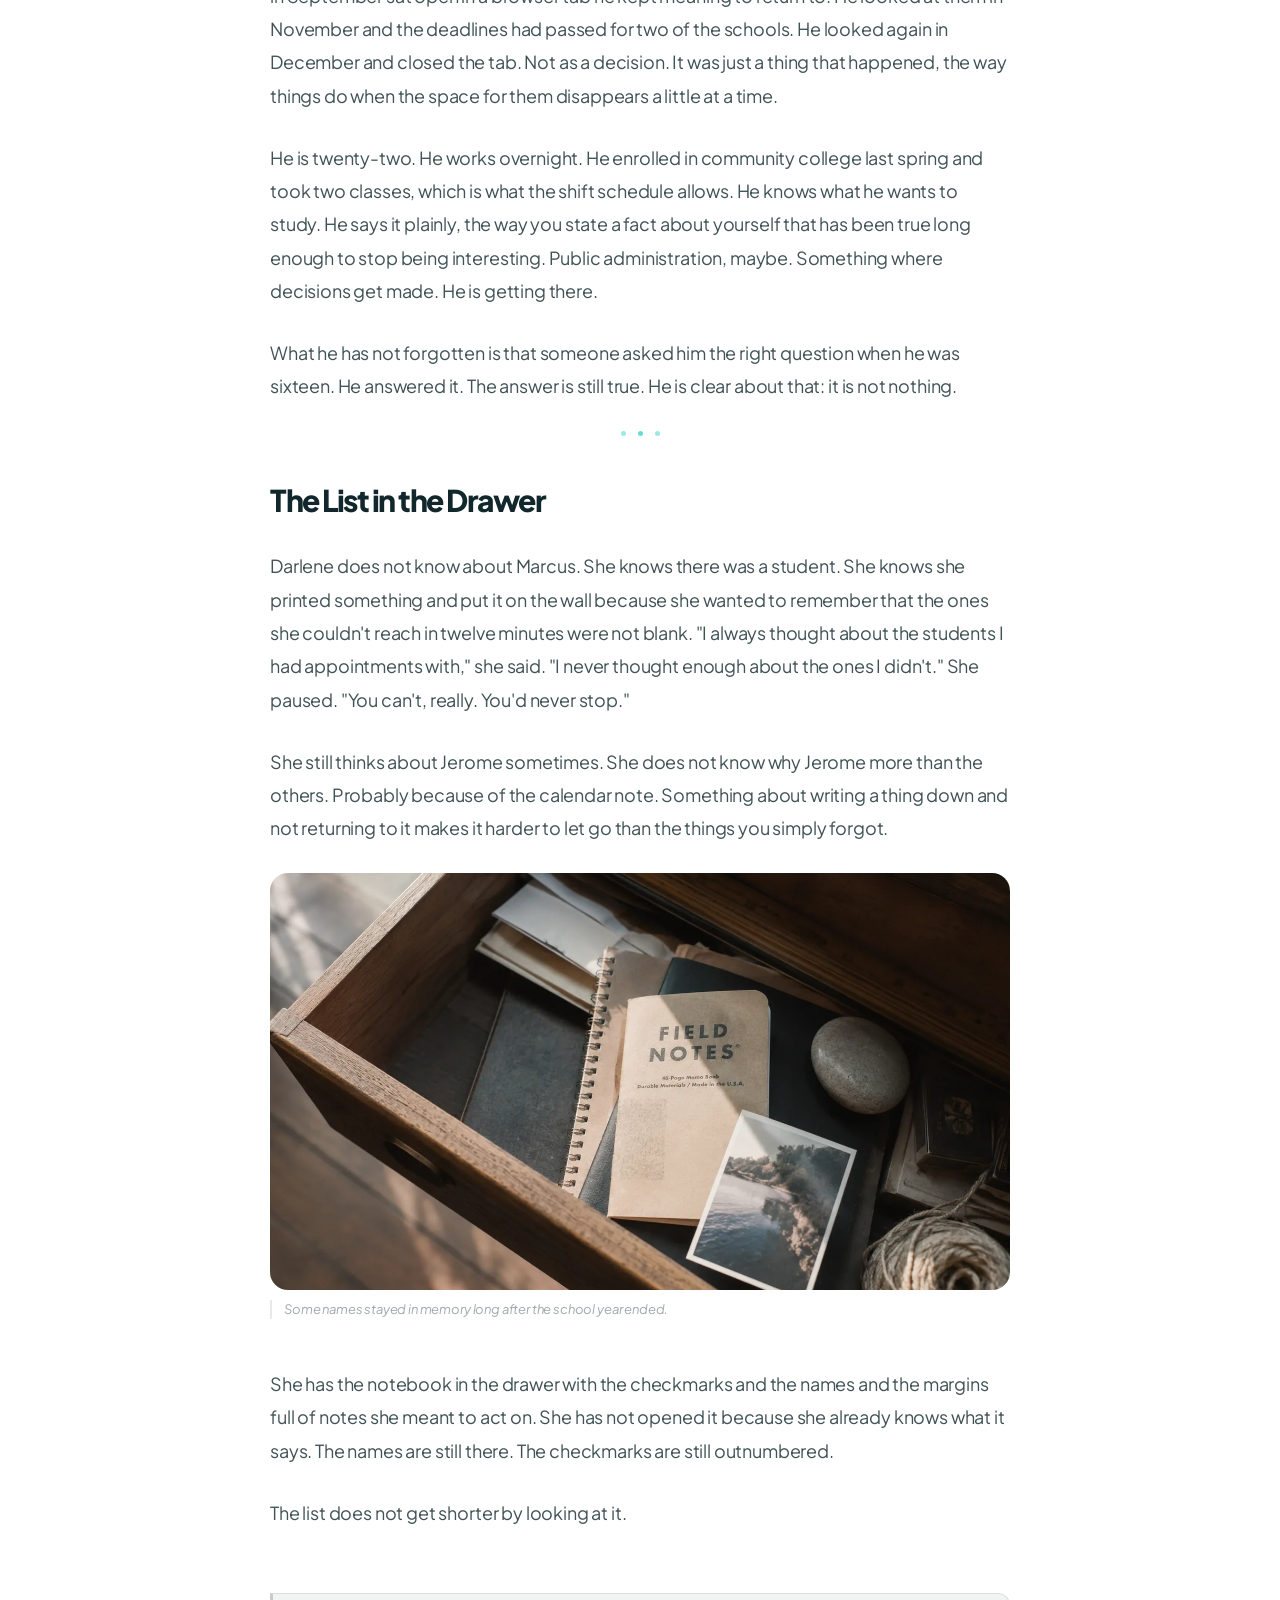
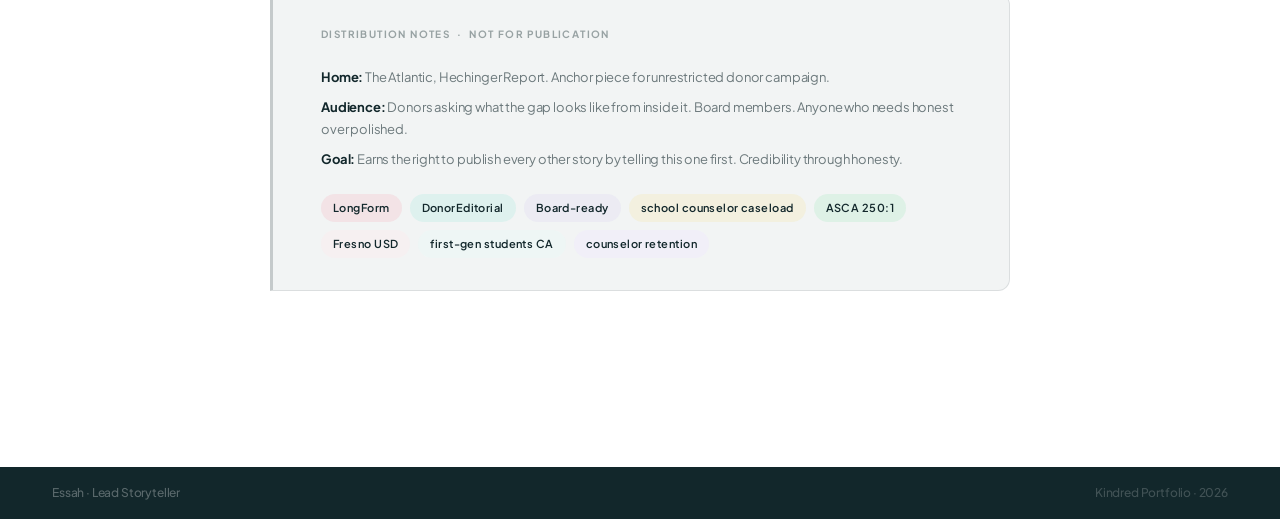
<file: Writing pages/what the file doesnt say.html>
﻿<!DOCTYPE html>
<html lang="en">
<head>
<meta charset="UTF-8">
<meta name="viewport" content="width=device-width, initial-scale=1.0">
<link rel="icon" type="image/svg+xml" href="../assets/brand/favicon.svg">
<title>What the File Doesn't Say — Kindred</title>
<link href="https://fonts.googleapis.com/css2?family=Caveat:ital,wght@0,400;0,500;0,600;0,700;1,400;1,500;1,600;1,700&family=Plus+Jakarta+Sans:wght@300;400;500;600;700;800&display=swap" rel="stylesheet">
<style>
*,*::before,*::after{margin:0;padding:0;box-sizing:border-box;}
html{scroll-behavior:smooth;font-size:16px;}
body{font-family:'Plus Jakarta Sans',sans-serif;letter-spacing:-0.01em;line-height:1.6;background:#FAFAF7;color:#12272B;overflow-x:hidden;}

:root{
  --dark:#12272B;
  --yellow:#F5D03B;
  --yellow-light:#FDF7E3;
  --cream:#F7F3EC;
  --cream2:#F2EDE3;
  --green:#3DD97A;
  --green-mid:#2FC96E;
  --green-light:#E2F8EC;
  --teal:#3DD4C0;
  --teal-light:#E4F8F5;
  --pink:#E8547A;
  --pink-light:#FDE8EC;
  --lav:#B89FE8;
  --lav-light:#EDE5FF;
  --mint:#A8DDD4;
  --ink80:rgba(18,39,43,.8);
  --ink60:rgba(18,39,43,.6);
  --ink40:rgba(18,39,43,.4);
  --ink20:rgba(18,39,43,.2);
  --ink10:rgba(18,39,43,.1);
  --ink05:rgba(18,39,43,.05);

  /* ── SPACING SCALE (8-base) ─────────────────────────
     xs  : 8px
     sm  : 16px
     md  : 24px
     lg  : 32px
     xl  : 48px
     2xl : 64px
     3xl : 88px
  ──────────────────────────────────────────────────── */
  --sp-xs : 8px;
  --sp-sm : 16px;
  --sp-md : 24px;
  --sp-lg : 32px;
  --sp-xl : 48px;
  --sp-2xl: 64px;
  --sp-3xl: 88px;
}

/* ── HERO (untouched per instructions) ── */
@property --st-x1{syntax:'<percentage>';initial-value:10%;inherits:false;}
@property --st-y1{syntax:'<percentage>';initial-value:20%;inherits:false;}
@property --st-x2{syntax:'<percentage>';initial-value:82%;inherits:false;}
@property --st-y2{syntax:'<percentage>';initial-value:18%;inherits:false;}
@property --st-x3{syntax:'<percentage>';initial-value:50%;inherits:false;}
@property --st-y3{syntax:'<percentage>';initial-value:82%;inherits:false;}
.hero{
  background:
    radial-gradient(ellipse 70% 70% at var(--st-x1) var(--st-y1), rgba(239,168,183,.9) 0%, transparent 62%),
    radial-gradient(ellipse 65% 60% at var(--st-x2) var(--st-y2), rgba(203,184,228,.9) 0%, transparent 60%),
    radial-gradient(ellipse 60% 60% at var(--st-x3) var(--st-y3), rgba(216,217,138,.9) 0%, transparent 58%),
    radial-gradient(ellipse 50% 50% at 25% 75%, rgba(168,216,208,.9) 0%, transparent 56%),
    radial-gradient(ellipse 45% 45% at 76% 60%, rgba(220,196,232,.9) 0%, transparent 54%),
    radial-gradient(ellipse 100% 100% at 50% 50%, #D7E5E1 0%, #E5DCEB 100%);
  animation: stdrift1 5s ease-in-out infinite alternate,
             stdrift2 7s ease-in-out infinite alternate,
             stdrift3 9s ease-in-out infinite alternate;
  padding:150px 52px 80px;
  position:relative;overflow:hidden;
  min-height:520px;
  display:flex;align-items:center;
}
.hero-blob{display:none;}
.hero-blob2{display:none;}
.hero-blob3{display:none;}
@keyframes stdrift1{
  0%  {--st-x1:10%;--st-y1:20%;}
  33% {--st-x1:22%;--st-y1:34%;}
  66% {--st-x1:6%; --st-y1:14%;}
  100%{--st-x1:18%;--st-y1:28%;}
}
@keyframes stdrift2{
  0%  {--st-x2:82%;--st-y2:18%;}
  33% {--st-x2:91%;--st-y2:32%;}
  66% {--st-x2:76%;--st-y2:14%;}
  100%{--st-x2:88%;--st-y2:26%;}
}
@keyframes stdrift3{
  0%  {--st-x3:50%;--st-y3:82%;}
  33% {--st-x3:38%;--st-y3:90%;}
  66% {--st-x3:62%;--st-y3:76%;}
  100%{--st-x3:46%;--st-y3:86%;}
}
.hero-inner{position:relative;z-index:2;max-width:760px;}
.hero-tag{
  display:inline-flex;align-items:center;gap:8px;
  background:rgba(255,255,255,.34);
  border:1.5px solid rgba(232,84,122,.42);
  border-radius:999px;
  padding:8px 18px 8px 12px;
  margin-bottom:32px;
  box-shadow:0 10px 30px rgba(232,84,122,.14);
  backdrop-filter:blur(16px) saturate(170%);
  -webkit-backdrop-filter:blur(16px) saturate(170%);
}
.hero-dot{
  width:7px;height:7px;border-radius:50%;
  background:var(--pink);flex-shrink:0;
  animation:pulse 2s ease-in-out infinite;
}
@keyframes pulse{0%{box-shadow:0 0 0 0 rgba(232,84,122,.5);}70%{box-shadow:0 0 0 7px rgba(232,84,122,0);}100%{box-shadow:0 0 0 0 rgba(232,84,122,0);}}
.hero-tag-text{font-family:'Plus Jakarta Sans',sans-serif;font-size:12px;font-weight:800;letter-spacing:.08em;text-transform:uppercase;color:var(--pink);}
.hero h1{
  font-family:'Plus Jakarta Sans',sans-serif;
  font-size:clamp(64px,8vw,108px);
  font-weight:800;line-height:.92;
  letter-spacing:-0.07em;
  margin-bottom:24px;
  color:var(--dark);
}
.hero h1 em{
  display:inline-block;
  padding-right:.09em;
  padding-bottom:.08em;
  margin-right:-.035em;
  line-height:1.08;
  font-style:normal;
  color:inherit;
  background:
    radial-gradient(circle at 20% 28%, #C73564 0%, transparent 32%),
    radial-gradient(circle at 76% 64%, #F05B4F 0%, transparent 34%),
    linear-gradient(115deg,#C22E61 0%,#E8547A 36%,#C75AA0 68%,#F06A42 100%);
  background-size:220% 220%;
  -webkit-background-clip:text;
  background-clip:text;
  -webkit-text-fill-color:transparent;
  animation:accentFlow 6s ease-in-out infinite;
}
@keyframes accentFlow{0%{background-position:0% 45%;}50%{background-position:100% 55%;}100%{background-position:0% 45%;}}
.hero-sub{
  font-family:'Plus Jakarta Sans',sans-serif;
  font-size:18px;
  font-style:normal;
  line-height:1.6;
  letter-spacing:-0.02em;
  color:var(--ink80);
  max-width:520px;
  margin-bottom:30px;
}

/* ── READING PROGRESS ── */
.reading-progress{
  position:fixed;
  top:0;left:0;
  width:0%;height:3px;
  background:var(--pink);
  z-index:9999;
  transition:width .1s linear;
}

/* ── ARTICLE WRAPPER ── */
.article-section{
  background:#fff;
  padding:0 52px var(--sp-3xl);
}

/* ── ARTICLE HEADER ── */
.article-header{
  max-width:740px;
  margin:0 auto;
  padding:var(--sp-lg) 0 var(--sp-lg);
  border-bottom:2px solid var(--ink10);
}

/* Article title re-anchor — appears above byline once hero scrolls away */
.article-title{
  font-size:clamp(28px,3.5vw,38px);
  font-weight:800;
  letter-spacing:-0.05em;
  line-height:1.08;
  color:var(--dark);
  margin-bottom:var(--sp-md);
  max-width:680px;
}

.eyebrow{
  font-size:12px;font-weight:700;letter-spacing:0.12em;
  text-transform:uppercase;color:var(--teal);
  display:block;margin-bottom:var(--sp-sm);
}

/* ── BYLINE ── */
.byline-block{
  display:flex;align-items:center;justify-content:space-between;
  padding:0 0 var(--sp-md);
  flex-wrap:wrap;gap:var(--sp-sm);
}
.byline-left{display:flex;align-items:center;gap:var(--sp-sm);}
.avatar{
  width:48px;height:48px;border-radius:50%;overflow:hidden;
  background:var(--ink10);flex-shrink:0;
}
.avatar img{width:100%;height:100%;object-fit:cover;display:block;}
.byline-name{font-size:15px;font-weight:700;color:var(--dark);letter-spacing:-0.02em;}
.byline-role{font-size:12px;color:var(--ink60);letter-spacing:-0.01em;margin-top:3px;}
.byline-meta{
  font-size:12px;color:var(--ink40);letter-spacing:-0.01em;
  text-align:right;
  line-height:1.9;
  white-space:nowrap;
}

/* Thin rule separating meta from utility actions */
.utility-row{
  display:flex;gap:var(--sp-xs);
  padding-top:var(--sp-md);
  border-top:1px solid var(--ink10);
}
.utility-btn{
  font-size:11px;font-weight:600;letter-spacing:0.08em;text-transform:uppercase;
  color:var(--ink40);padding:7px 14px;border-radius:999px;
  border:1px solid var(--ink10);background:white;cursor:pointer;
  transition:all .2s ease;
}
.utility-btn:hover{color:var(--dark);border-color:var(--ink20);background:var(--ink05);}

/* ── ARTICLE BODY ── */
.article-body{
  max-width:740px;
  margin:0 auto;
  padding:var(--sp-md) 0 var(--sp-3xl); /* 24px top — just enough to breathe off the border */
}

/* First child never needs extra top margin — it's already off the border */
.article-body > *:first-child{
  margin-top:0;
}

/* Body paragraphs – tighter than the original 2.1em */
.article-body p{
  font-size:clamp(16px,1.8vw,18px);
  font-weight:400;
  line-height:1.85;
  color:var(--ink80);
  margin-bottom:1.6em;   /* was 2.1em – all compounding removed */
  text-wrap:pretty;
}

/* Last paragraph in a sequence before a structural element shouldn't add extra bottom */
.article-body p + .break,
.article-body p + .section-head,
.article-body p + .article-image,
.article-body p + .pull{
  margin-top:0; /* spacing driven by the incoming element, not outgoing p */
}

/* ── DROP CAP ── */
.article-body p.opening::first-letter{
  font-size:3.6em;font-weight:800;
  float:left;line-height:0.9;
  margin-right:0.1em;margin-top:0.05em;
  color:var(--pink);
}
.opening{font-size:1.06em;}

/* ── ARTICLE INTRO (standfirst) ── */
.article-intro{
  font-size:clamp(18px,2vw,21px);
  line-height:1.55;
  letter-spacing:-0.02em;
  font-weight:500;
  color:var(--dark);
  margin-bottom:var(--sp-xl);
  max-width:680px;
}

/* ── DATELINE ── */
.dateline{
  font-size:11px;font-weight:700;letter-spacing:0.14em;
  text-transform:uppercase;color:var(--ink40);
  margin-bottom:var(--sp-md);
  display:block;
}

/* ── SECTION HEADINGS ── */
/* Rule: section-head gets space ABOVE from its own margin-top.
   We halve it vs original (96→56) because preceding elements
   no longer add their own large bottom margins.             */
.section-head{
  font-size:clamp(24px,3vw,30px);
  line-height:1.1;
  letter-spacing:-0.05em;
  font-weight:800;
  color:var(--dark);
  margin-top:var(--sp-2xl);   /* 64px – single source of truth for section gap */
  margin-bottom:var(--sp-lg); /* 32px */
  max-width:620px;
}

/* When a break divider directly precedes a section-head,
   the section-head's own margin-top takes over            */
.break + .section-head{
  margin-top:var(--sp-xl); /* 48px – break already contributed space */
}

/* ── SCENE BREAK ── */
.break{
  display:flex;align-items:center;justify-content:center;
  gap:12px;
  margin:var(--sp-xl) 0; /* 48px, was 48px but now nothing compounds with it */
}
.break span{
  width:5px;height:5px;border-radius:50%;
  background:var(--teal);opacity:0.5;display:block;
}
.break span:nth-child(2){opacity:0.8;}
.break span:nth-child(3){opacity:0.5;}

/* ── FIGURES ── */
/* Single margin value: space before figure = space after figure.
   Captions attach directly below with only 10px breathing room. */
.article-image{
  margin:var(--sp-xl) 0;  /* 48px top & bottom – was 64px + 60px from inner */
}

.article-image img{
  width:100%;
  aspect-ratio:16/9;
  object-fit:cover;
  border-radius:18px;
  display:block;
}

.image-placeholder{
  width:100%;
  aspect-ratio:16/9;
  background:linear-gradient(135deg,var(--cream2) 0%, #D9F0ED 100%);
  border-radius:18px;
  display:flex;align-items:center;justify-content:center;
  position:relative;overflow:hidden;
}
.image-placeholder::before{
  content:'';position:absolute;inset:0;
  background:repeating-linear-gradient(
    90deg,transparent,transparent 100px,
    rgba(18,39,43,.02)100px,rgba(18,39,43,.02)101px
  );
}
.image-guide{
  position:relative;z-index:2;
  text-align:center;padding:40px;max-width:700px;
}
.image-guide .label{
  font-size:11px;font-weight:500;letter-spacing:0.04em;text-transform:uppercase;
  color:var(--ink40);margin-bottom:var(--sp-sm);
}
.image-guide .query{
  font-size:14px;color:var(--ink80);
  background:rgba(255,255,255,.6);
  border:1.5px solid rgba(18,39,43,.1);
  padding:16px 24px;margin:var(--sp-sm) 0;
  letter-spacing:-0.01em;line-height:1.6;
  border-radius:12px;
}
.image-guide .art-note{
  font-size:14px;color:var(--ink60);
  font-style:italic;margin-top:var(--sp-sm);
  line-height:1.6;
}
.image-wide{aspect-ratio:16/9;}

/* Captions sit tight under the image */
.article-image figcaption{
  margin-top:10px;            /* was detached by 60px – now 10px */
  font-size:13px;line-height:1.5;
  color:var(--ink40);font-style:italic;
  max-width:620px;
  padding-left:4px;
  border-left:2px solid var(--ink10);
  padding-left:12px;
}

/* ── PULL QUOTE ── */
.pull{
  margin:var(--sp-xl) 0;    /* 48px, was 72px */
  padding:var(--sp-lg) var(--sp-xl);
  border-left:3px solid var(--green-mid);
  background:linear-gradient(180deg,#EEF9F1 0%,#E7F6EB 100%);
  border-radius:14px;
  position:relative;
}
.pull::before{
  content:"\201C";
  position:absolute;
  top:-12px;left:20px;
  font-size:80px;line-height:1;
  color:rgba(244,96,122,.13);
  font-weight:700;
}
.pull p{
  font-size:clamp(18px,2.2vw,22px);
  font-weight:700;
  line-height:1.45;
  color:var(--dark);
  margin:0;   /* reset article-body p rule */
}

/* ── DISTRIBUTION BLOCK ── */
.distribution{
  margin-top:var(--sp-2xl);
  padding:var(--sp-lg) var(--sp-xl);
  background:var(--ink05);
  border-radius:0 12px 12px 0;
  border:1px solid var(--ink10);
  border-left:3px solid var(--ink20); /* accent bar — signals "internal metadata" */
}
.distribution .label{
  font-size:10px;font-weight:700;text-transform:uppercase;
  letter-spacing:0.14em;color:var(--ink40);
  margin-bottom:var(--sp-md);
  display:block;
}
.distribution p{
  font-size:13px;color:var(--ink60);
  line-height:1.7;margin-bottom:var(--sp-xs);
}
.distribution p strong{font-weight:700;color:var(--dark);}

.tags{display:flex;flex-wrap:wrap;gap:8px;margin-top:var(--sp-md);}
.tag{
  font-size:11px;font-weight:600;letter-spacing:0.04em;
  padding:5px 12px;border-radius:999px;color:var(--dark);
}
.tag:nth-child(1){background:rgba(244,96,122,.11);}
.tag:nth-child(2){background:rgba(61,212,192,.11);}
.tag:nth-child(3){background:rgba(184,159,232,.11);}
.tag:nth-child(4){background:rgba(245,208,59,.11);}
.tag:nth-child(5){background:rgba(61,217,122,.11);}
.tag:nth-child(6){background:rgba(253,232,236,.35);}
.tag:nth-child(7){background:rgba(228,248,245,.35);}
.tag:nth-child(8){background:rgba(237,229,255,.35);}

/* ── ANNOTATION ── */
.annotation{
  font-family:'Caveat',cursive;
  color:var(--pink);font-size:22px;
  transform:rotate(-2deg);
  display:inline-block;margin:var(--sp-xs) 0;
}

/* ── AUTHOR FOOTER ── */
.author-footer{
  margin-top:var(--sp-2xl);
  padding-top:var(--sp-lg);
  border-top:1px solid var(--ink10);
  display:flex;gap:20px;align-items:flex-start;
  max-width:720px;
}
.author-footer img{width:72px;height:72px;border-radius:50%;object-fit:cover;}
.author-footer h3{font-size:18px;margin-bottom:var(--sp-xs);}
.author-footer p{font-size:15px;line-height:1.7;color:var(--ink60);margin-bottom:0;}

/* ── RELATED ── */
.related-stories{
  margin-top:var(--sp-2xl);
  padding-top:var(--sp-xl);
  border-top:1px solid var(--ink10);
}
.related-label{
  font-size:12px;font-weight:700;letter-spacing:0.12em;
  text-transform:uppercase;color:var(--ink40);
  margin-bottom:var(--sp-lg);
}
.related-grid{
  display:grid;grid-template-columns:repeat(3,1fr);gap:28px;
}

/* ── SECTION DIVIDER ── */
.section-divider{
  border:none;height:1px;
  background:var(--ink10);
  margin:var(--sp-2xl) 0;
}

/* ── RESPONSIVE ── */
@media(max-width:900px){
  .hero{padding-top:150px;padding-bottom:80px;}
  .hero,.article-section{padding-left:24px;padding-right:24px;}
  .article-body{padding-top:var(--sp-lg);padding-bottom:var(--sp-2xl);}
  .pull{padding:var(--sp-md) var(--sp-lg);}
  .byline-block{flex-direction:column;align-items:flex-start;gap:12px;}
  .byline-meta{text-align:left;}
  .distribution{padding:var(--sp-lg);}
  .section-head{margin-top:var(--sp-xl);}
}
@media(max-width:640px){
  .hero{padding-top:132px;padding-bottom:64px;min-height:420px;}
  .hero h1{font-size:clamp(48px,16vw,70px);}
  .hero-sub{font-size:14px;}
  .article-section{padding-left:18px;padding-right:18px;}
  .article-title{font-size:clamp(38px,13vw,58px);}
  .utility-row{gap:8px;}
  .utility-btn{padding:9px 12px;font-size:11px;}
  .article-image img,.image-placeholder{border-radius:14px;aspect-ratio:4/3;}
  .pull{margin:var(--sp-lg) 0;}
}
</style>
<link rel="stylesheet" href="../kindred-nav.css?v=3">
</head>
<body>
<!-- SHARED NAV -->
<nav class="hs-nav" aria-label="Primary navigation">
  <a class="hs-nav-brand" href="../index.html" aria-label="Kindred home">
    <span class="hs-nav-logo" aria-hidden="true"></span>
  </a>
  <ul class="hs-nav-links">
    <li><a class="hs-nav-item" href="../index.html">Home</a></li>
    <li class="hs-nav-menu">
      <a class="hs-nav-item is-active" href="what%20the%20file%20doesnt%20say.html">Writing</a>
      <div class="hs-nav-dropdown" aria-label="Writing pages">
        <a class="is-active" href="what%20the%20file%20doesnt%20say.html">Article 1</a>
        <a href="didnt%20route%20them.html">Article 2</a>
        <a href="three%20foot%20gap.html">Article 3</a>
      </div>
    </li>
    <li><a class="hs-nav-item" href="../compton%20pitch.html">District Pitch</a></li>
    <li><a class="hs-nav-item" href="../series.html">Series</a></li>
    <li class="hs-nav-menu">
      <a class="hs-nav-item" href="../documentary%20treatment.html">Documentary</a>
      <div class="hs-nav-dropdown" aria-label="Documentary pages">
        <a href="../documentary%20treatment.html">Treatment</a>
        <a href="../documentary%20distribution.html">Distribution</a>
      </div>
    </li>
  </ul>
</nav>

<div class="reading-progress" id="rp"></div>

<!-- HERO — untouched -->
<section id="top" class="hero">
  <div class="hero-blob"></div>
  <div class="hero-blob2"></div>
  <div class="hero-blob3"></div>
  <div class="hero-inner">
    <div class="hero-tag">
      <div class="hero-dot"></div>
      <span class="hero-tag-text">Education &nbsp;·&nbsp; Labor</span>
    </div>
    <h1>Article<br><em>Sample 1</em></h1>
    <p class="hero-sub">A school counselor in Fresno spent eleven years knowing 480 students by their problems. This is about the ones she still thinks about.</p>
  </div>
</section>
<div class="hs-hero-divider"></div><!-- ARTICLE SECTION -->
<section class="article-section">
  <div class="article-header">

    <h1 class="article-title">What the File Doesn't Say</h1>

    <div class="byline-block">
      <div class="byline-left">
        <div class="avatar">
          <img src="../assets/writing/chris-smith.webp" alt="Chris Smith">
        </div>
        <div>
          <div class="byline-name">Chris Smith</div>
          <div class="byline-role">Founding Head of GTM, Kindred</div>
        </div>
      </div>
      <div class="byline-meta">
        Published May 18, 2026<br>
        9 min read
      </div>
    </div>
    <!--
    Google:
    "professional editorial headshot natural light"

    Square crop
    400x400 minimum
    Neutral background
    Avoid LinkedIn corporate lighting
    -->
    <div class="utility-row">
      <button class="utility-btn">Share</button>
      <button class="utility-btn">Save</button>
      <button class="utility-btn">Print</button>
      <button class="utility-btn">Copy Link</button>
    </div>
  </div>

  <div class="article-body">

    <figure class="article-image">
      <img src="../assets/writing/empty-counselor-office.webp" alt="Empty high school counselor office in natural light">
      <figcaption>School counselors across California often manage caseloads far above recommended national ratios.</figcaption>
    </figure>

    <span class="dateline">Fresno, California</span>

    <p class="article-intro">A counselor with 480 students cannot know all of them.</p>

    <p class="opening">The notebook is in a drawer in her home office, which used to be a guest room and is now mostly boxes. Darlene Mays has not opened it since sometime in August. She knows what's in it. It is a list of students she meant to follow up with, written in the blue rollerball pen she used for everything because she bought them in bulk and they were always in reach. The list has about thirty names on it. Some of them have a small checkmark. Most don't.</p>

    <p>She retired in June after eleven years as a school counselor in Fresno Unified. Not dramatically. She did not have a breakdown, or a moment, or a conversation that made her understand something irreversible. She did the math and left. That is how she describes it: she did the math.</p>

    <p>The first morning she did not have to be anywhere, she woke up at 6:15 anyway. She lay in bed for a while. She thought about a student she had flagged for follow-up in April and then forgot. She got up, made coffee, sat at the kitchen table, and did not open her laptop. That was new. After a while she went outside. The neighborhood was quiet. She describes this as a good morning. It was also the morning she understood she was not going back.</p>

    <p>The math is not complicated. She had 480 students. The American School Counselor Association recommends a ratio of 250 to one. California's average runs closer to 430. By that measure she was not an outlier. She was the norm, slightly above it, which is a way of saying she was doing exactly what the system asked of her, and the system asks quite a lot.</p>

    <p>What she knew about, specifically, was thirty of them. The ones who came in because something went wrong. The ones whose parents called, or whose teachers flagged them, or who showed up after a grade that didn't make sense, or after a day that had clearly gone somewhere bad. "There were students I knew something real about," she said. "Then there were students I knew in the language of their files. That's most of them."</p>

    <p>The language of a file is a particular kind of not-knowing. It tells you attendance, GPA, whether the student qualifies for free lunch, what courses she's enrolled in, whether anything has been flagged. It does not tell you what she is thinking about at 2:30 on a Tuesday. It does not tell you whether the thing showing up as a chemistry grade is actually chemistry.</p>

    <figure class="article-image">
      <img src="../assets/writing/empty-school-hallway.webp" alt="Empty school hallway in afternoon sunlight">
      <figcaption>Much of a counselor's work happens in brief intervals between interruptions.</figcaption>
    </figure>

    <div class="break"><span></span><span></span><span></span></div>

    <h2 class="section-head">The Twelve Minutes</h2>

    <p>On a Thursday in February of her last year, Darlene had twelve minutes between appointments. A student named Jerome had been failing chemistry for a full semester. She pulled him in. He was a junior, quiet, the kind of quiet that reads as fine until it doesn't. He answered her questions carefully and none of his answers had anything to do with chemistry. There had been something at home in October. She could tell without him saying so. She did not push. She made a note in the margin of her calendar: <em>October. Come back to this.</em></p>

    <figure class="article-image">
      <img src="../assets/writing/school-counselor-desk-notes.webp" alt="School counselor desk with handwritten notes">
      <figcaption>Notes written quickly between meetings often became reminders that never received enough time.</figcaption>
    </figure>

    <p>She did not come back to it. In the way the next five months unfolded, she never found another twelve minutes for Jerome, and then it was June and she was pulling things off walls and packing boxes, and Jerome was a junior who had failed chemistry and would need to retake it in the fall.</p>

    <p>She is not telling this as a story about Jerome. Jerome is probably fine, she says. He was bright. She has not looked him up. What she is saying is that the twelve-minute appointment was the only chance she had, she spent it correctly, and it was still not enough. That is what it felt like to do the job well.</p>

    <div class="pull">
      <p>"There were students I knew something real about. Then there were students I knew in the language of their files. That's most of them."</p>
    </div>

    <p>When she talks about those years now she does not use words like crisis or failure. She uses the language of logistics. She had 480 students. The day had seven hours. The math did not work out.</p>

    <div class="break"><span></span><span></span><span></span></div>

    <h2 class="section-head">What the File Couldn't Show</h2>

    <p>In her last two years at the school she started using a platform called Kindred, which works the way a good first conversation works: it asks students what they care about, listens to what comes back, and asks again. Students move through it on their own, usually on a school computer, during a free period or after class. When they finish, the counselor gets a notification. She can see what the student wrote, what interests surfaced, what careers came up, what they said in the reflection field at the end.</p>

    <p>The first time she got one of those notifications she read it twice. A student she had never spoken to, a sophomore, had described wanting to work in something where she could argue on behalf of people who didn't know how to argue for themselves. She had written it in her own words, slightly grammatically loose, the way you write when nobody is grading it. Darlene looked at the name. She pulled the file. Attendance fine. GPA 2.9. Nothing flagged. The file told her nothing about this. The reflection told her something true.</p>

    <p>She started scheduling those students first. The ones who had completed a reflection. Not because they needed her more than the others, but because she finally had something to work with. She could walk in knowing where they were starting from. She could ask a real question in the first two minutes instead of spending the appointment finding one. "It's not that the platform did the counseling," she said. "It just made the twelve minutes count for more."</p>

    <p>She wishes she had had it for Jerome.</p>

    <div class="break"><span></span><span></span><span></span></div>

    <p>There is a printout still taped to the wall of her old office. She left it when she packed up because it didn't feel like hers to take. It was a career reflection from a student she had never spoken to. He had used the platform on a Thursday afternoon, alone, during a free period, and he had written about what he wanted with a specificity she hadn't expected from someone whose name she barely knew. He wrote about fairness, about wanting to be somewhere decisions got made, about something that had happened when he was twelve that she couldn't quite reconstruct from the paragraph but which had clearly stayed with him. She printed it and put it on the wall to remind herself that the ones she couldn't reach were thinking about things too.</p>

    <p>She does not remember his name. She had 480 students.</p>

    <p>His name was Marcus. He is twenty-two now and works the overnight shift at a distribution center outside Stockton, which means he is asleep by noon and up around eight in the evening and the day runs backward from most people's. He remembers her name.</p>

    <div class="break"><span></span><span></span><span></span></div>

    <h2 class="section-head">The Things That Stay With You</h2>

    <figure class="article-image">
      <img src="../assets/writing/high-school-library.webp" alt="Empty high school library">
      <figcaption>Reflection systems gave counselors context before conversations even began.</figcaption>
    </figure>

    <p>Marcus used the platform in eleventh grade, during the spring semester, on a school computer in the library during a free period. He had not been to the counselor's office in two years. Not because anything was wrong. Because there was always a line and the line was always longer than the time between his classes, and at some point he stopped checking whether it had gotten shorter.</p>

    <p>He remembers the library being mostly empty that afternoon. Two other kids at a table near the window, talking about something. The question on the screen asked what mattered to him and he sat with it for a minute before typing. He said he answered more honestly than he expected. "When nobody's going to grade it, you just say the thing."</p>

    <p>What came back surprised him. Public policy. Urban planning. Something called civic technology. He did not know what civic technology was. He looked it up on his phone that evening, then again two days later, and wrote the words in the margin of a notebook next to some geometry he hadn't finished. He thought about it off and on through the spring.</p>

    <figure class="article-image">
      <img src="../assets/writing/teen-grocery-night-shift.webp" alt="Teen grocery store night shift">
      <figcaption>Work schedules often reshaped educational plans long before students made formal decisions.</figcaption>
    </figure>

    <p>Then his senior year started, and his father's hours at the plant got cut in October, and Marcus picked up evening shifts at a grocery store to help cover the gap. He was stocking shelves from six to eleven, four nights a week, and getting home late enough that homework was a negotiation he usually lost. The college applications he had half-started in September sat open in a browser tab he kept meaning to return to. He looked at them in November and the deadlines had passed for two of the schools. He looked again in December and closed the tab. Not as a decision. It was just a thing that happened, the way things do when the space for them disappears a little at a time.</p>

    <p>He is twenty-two. He works overnight. He enrolled in community college last spring and took two classes, which is what the shift schedule allows. He knows what he wants to study. He says it plainly, the way you state a fact about yourself that has been true long enough to stop being interesting. Public administration, maybe. Something where decisions get made. He is getting there.</p>

    <p>What he has not forgotten is that someone asked him the right question when he was sixteen. He answered it. The answer is still true. He is clear about that: it is not nothing.</p>

    <div class="break"><span></span><span></span><span></span></div>

    <h2 class="section-head">The List in the Drawer</h2>

    <p>Darlene does not know about Marcus. She knows there was a student. She knows she printed something and put it on the wall because she wanted to remember that the ones she couldn't reach in twelve minutes were not blank. "I always thought about the students I had appointments with," she said. "I never thought enough about the ones I didn't." She paused. "You can't, really. You'd never stop."</p>

    <p>She still thinks about Jerome sometimes. She does not know why Jerome more than the others. Probably because of the calendar note. Something about writing a thing down and not returning to it makes it harder to let go than the things you simply forgot.</p>

    <figure class="article-image">
      <img src="../assets/writing/notebook-drawer.webp" alt="Notebook in a drawer in natural light">
      <figcaption>Some names stayed in memory long after the school year ended.</figcaption>
    </figure>

    <p>She has the notebook in the drawer with the checkmarks and the names and the margins full of notes she meant to act on. She has not opened it because she already knows what it says. The names are still there. The checkmarks are still outnumbered.</p>

    <p>The list does not get shorter by looking at it.</p>

    <div class="distribution">
      <div class="label">Distribution notes &nbsp;·&nbsp; Not for publication</div>
      <p><strong>Home:</strong> The Atlantic, Hechinger Report. Anchor piece for unrestricted donor campaign.</p>
      <p><strong>Audience:</strong> Donors asking what the gap looks like from inside it. Board members. Anyone who needs honest over polished.</p>
      <p><strong>Goal:</strong> Earns the right to publish every other story by telling this one first. Credibility through honesty.</p>
      <div class="tags">
        <span class="tag">LongForm</span>
        <span class="tag">DonorEditorial</span>
        <span class="tag">Board-ready</span>
        <span class="tag">school counselor caseload</span>
        <span class="tag">ASCA 250:1</span>
        <span class="tag">Fresno USD</span>
        <span class="tag">first-gen students CA</span>
        <span class="tag">counselor retention</span>
      </div>
    </div>

  </div>
</section>

<footer class="hs-site-footer">
  <p class="foot-l">Essah &middot; Lead Storyteller</p>
  <p class="foot-r">Kindred Portfolio &middot; 2026</p>
</footer>
<script>
  const rp = document.getElementById('rp');
  window.addEventListener('scroll', () => {
    const scrollTop = window.scrollY;
    const docHeight = document.documentElement.scrollHeight - window.innerHeight;
    rp.style.width = (scrollTop / docHeight * 100) + '%';
  }, { passive: true });
</script>

</body>
</html>
</file>
<file: kindred-nav.css>
/* Kindred shared navigation */
.hs-nav,
.hs-nav *,
.hs-writing-rail,
.hs-writing-rail * {
  box-sizing: border-box;
}

.hs-nav {
  position: fixed;
  top: 16px;
  left: 50%;
  z-index: 9000;
  width: min(1200px, calc(100% - 48px));
  min-height: 72px;
  display: flex;
  align-items: center;
  justify-content: space-between;
  gap: 28px;
  padding: 0 44px;
  border: 1px solid rgba(255, 255, 255, .5);
  border-radius: 999px;
  background: rgba(255, 255, 255, .68);
  box-shadow: 0 4px 24px rgba(0, 0, 0, .08);
  backdrop-filter: blur(24px) saturate(180%);
  -webkit-backdrop-filter: blur(24px) saturate(180%);
  transform: translateX(-50%);
}

.hs-nav-brand {
  display: inline-flex;
  align-items: center;
  flex: 0 0 auto;
  width: 98px;
  height: 33px;
  text-decoration: none;
}

.hs-nav-logo {
  display: block;
  width: 98px;
  height: 33px;
  background-image: url("assets/brand/kindred-logo-large.png");
  background-repeat: no-repeat;
  background-position: left center;
  background-size: contain;
}
.hs-nav-links {
  display: flex;
  align-items: center;
  justify-content: flex-end;
  gap: 2px;
  list-style: none;
  margin: 0;
  padding: 0;
}

.hs-nav-menu {
  position: relative;
}

.hs-nav-item {
  display: inline-flex;
  align-items: center;
  justify-content: center;
  min-height: 36px;
  padding: 8px 16px;
  border-radius: 999px;
  color: #12272B;
  font: 600 13.5px/1 "Plus Jakarta Sans", Arial, sans-serif;
  letter-spacing: 0;
  text-decoration: none;
  white-space: nowrap;
  transition: background-color .18s ease, color .18s ease, box-shadow .18s ease;
}

.hs-nav-item:hover,
.hs-nav-item:focus-visible {
  background: #BEEDE5;
  color: #12272B;
  outline: none;
}

.hs-nav-item.is-active {
  background: #12272B;
  color: #fff;
  box-shadow: 0 1px 0 rgba(255, 255, 255, .2) inset;
}

.hs-nav-menu::after {
  content: "";
  position: absolute;
  left: 0;
  right: 0;
  top: 100%;
  height: 12px;
}

.hs-nav-dropdown {
  position: absolute;
  top: calc(100% + 10px);
  left: 50%;
  min-width: 190px;
  padding: 8px;
  border: 1px solid rgba(255, 255, 255, .58);
  border-radius: 18px;
  background: rgba(255, 255, 255, .76);
  box-shadow: 0 18px 50px rgba(18, 39, 43, .16);
  backdrop-filter: blur(22px) saturate(170%);
  -webkit-backdrop-filter: blur(22px) saturate(170%);
  opacity: 0;
  pointer-events: none;
  transform: translate(-50%, 6px);
  transition: opacity .18s ease, transform .18s ease;
}

.hs-nav-menu:hover .hs-nav-dropdown,
.hs-nav-menu:focus-within .hs-nav-dropdown {
  opacity: 1;
  pointer-events: auto;
  transform: translate(-50%, 0);
}

.hs-nav-dropdown a {
  display: flex;
  align-items: center;
  min-height: 38px;
  padding: 10px 12px;
  border-radius: 12px;
  color: #12272B;
  font: 650 13px/1 "Plus Jakarta Sans", Arial, sans-serif;
  letter-spacing: 0;
  text-decoration: none;
  white-space: nowrap;
  transition: background-color .18s ease, color .18s ease;
}

.hs-nav-dropdown a:hover,
.hs-nav-dropdown a:focus-visible {
  background: #BEEDE5;
  color: #12272B;
  outline: none;
}

.hs-nav-dropdown a.is-active {
  background: rgba(18, 39, 43, .92);
  color: #fff;
}

.hs-hero-divider {
  height: 4px;
  background: linear-gradient(135deg,
    #F8E16C 0%, #F0A830 14%, #E87474 28%,
    #E8547A 42%, #C5A8E8 57%, #A8DDD4 71%,
    #7CC98B 85%, #F8E16C 100%);
  background-size: 300% 100%;
  animation: hs-rb-shift 8s ease infinite;
}

@keyframes hs-rb-shift {
  0% { background-position: 0% 50%; }
  50% { background-position: 100% 50%; }
  100% { background-position: 0% 50%; }
}

.hs-section-rail {
  position: fixed;
  top: 52%;
  right: 10px;
  left: auto;
  z-index: 8900;
  display: flex;
  flex-direction: row-reverse;
  align-items: center;
  transform: translateY(-50%);
}

.hs-section-rail-tab {
  display: flex;
  align-items: center;
  justify-content: center;
  width: 34px;
  height: 118px;
  border: 1px solid rgba(255, 255, 255, .74);
  border-radius: 999px;
  background: rgba(255, 255, 255, .52);
  box-shadow: 0 16px 40px rgba(18, 39, 43, .11);
  color: rgba(18, 39, 43, .74);
  backdrop-filter: blur(18px) saturate(170%);
  -webkit-backdrop-filter: blur(18px) saturate(170%);
  font: 800 9px/1 "Plus Jakarta Sans", Arial, sans-serif;
  letter-spacing: .12em;
  text-transform: uppercase;
  writing-mode: vertical-rl;
  transform: rotate(180deg);
}

.hs-section-rail-panel {
  width: 118px;
  max-height: min(520px, calc(100vh - 150px));
  margin-right: 8px;
  margin-left: 0;
  padding: 7px;
  overflow-y: auto;
  border: 1px solid rgba(255, 255, 255, .72);
  border-radius: 18px;
  background: rgba(255, 255, 255, .66);
  box-shadow: 0 22px 54px rgba(18, 39, 43, .14);
  backdrop-filter: blur(22px) saturate(180%);
  -webkit-backdrop-filter: blur(22px) saturate(180%);
  opacity: 0;
  pointer-events: none;
  transform: translateX(8px);
  transition: opacity .18s ease, transform .18s ease;
}

.hs-section-rail:hover .hs-section-rail-panel,
.hs-section-rail:focus-within .hs-section-rail-panel {
  opacity: 1;
  pointer-events: auto;
  transform: translateX(0);
}

.hs-section-rail-kicker {
  margin: 3px 6px 7px;
  color: rgba(18, 39, 43, .42);
  font: 800 9px/1 "Plus Jakarta Sans", Arial, sans-serif;
  letter-spacing: .16em;
  text-transform: uppercase;
}

.hs-section-rail-panel a {
  display: block;
  padding: 9px 8px;
  border-radius: 10px;
  color: rgba(18, 39, 43, .72);
  font: 700 13px/1.25 "Plus Jakarta Sans", Arial, sans-serif;
  letter-spacing: 0;
  text-decoration: none;
}

.hs-section-rail-panel a:hover,
.hs-section-rail-panel a:focus-visible {
  background: rgba(190, 237, 229, .72);
  color: #12272B;
  outline: none;
}

.hs-site-footer {
  background: #12272B;
  padding: 18px 52px;
  display: flex;
  align-items: center;
  justify-content: space-between;
}

.hs-site-footer .foot-l {
  margin: 0;
  font: 500 12px/1.4 "Plus Jakarta Sans", Arial, sans-serif;
  color: rgba(255, 255, 255, .3);
}

.hs-site-footer .foot-r {
  margin: 0;
  font: 500 12px/1.4 "Plus Jakarta Sans", Arial, sans-serif;
  color: rgba(255, 255, 255, .2);
}

.hs-writing-rail {
  position: fixed;
  top: 52%;
  left: 10px;
  z-index: 8900;
  display: flex;
  flex-direction: row;
  align-items: center;
  transform: translateY(-50%);
}

.hs-writing-rail-tab {
  display: flex;
  align-items: center;
  justify-content: center;
  width: 34px;
  height: 116px;
  border: 1px solid rgba(255, 255, 255, .74);
  border-radius: 999px;
  background: rgba(255, 255, 255, .52);
  box-shadow: 0 18px 42px rgba(18, 39, 43, .11);
  color: rgba(18, 39, 43, .74);
  backdrop-filter: blur(18px) saturate(170%);
  -webkit-backdrop-filter: blur(18px) saturate(170%);
  font: 800 9px/1 "Plus Jakarta Sans", Arial, sans-serif;
  letter-spacing: .12em;
  text-transform: uppercase;
  writing-mode: vertical-rl;
  transform: rotate(180deg);
}

.hs-writing-rail-panel {
  width: 128px;
  margin-left: 8px;
  padding: 7px;
  border: 1px solid rgba(255, 255, 255, .72);
  border-radius: 18px;
  background: rgba(255, 255, 255, .66);
  box-shadow: 0 22px 54px rgba(18, 39, 43, .14);
  backdrop-filter: blur(22px) saturate(180%);
  -webkit-backdrop-filter: blur(22px) saturate(180%);
  opacity: 0;
  pointer-events: none;
  transform: translateX(-8px);
  transition: opacity .18s ease, transform .18s ease;
}

.hs-writing-rail:hover .hs-writing-rail-panel,
.hs-writing-rail:focus-within .hs-writing-rail-panel {
  opacity: 1;
  pointer-events: auto;
  transform: translateX(0);
}

.hs-writing-rail-kicker {
  margin: 3px 6px 7px;
  color: rgba(18, 39, 43, .42);
  font: 800 9px/1 "Plus Jakarta Sans", Arial, sans-serif;
  letter-spacing: .16em;
  text-transform: uppercase;
}

.hs-writing-rail-panel a {
  display: block;
  padding: 9px 8px;
  border-radius: 10px;
  color: rgba(18, 39, 43, .72);
  font: 700 13px/1.25 "Plus Jakarta Sans", Arial, sans-serif;
  letter-spacing: 0;
  text-decoration: none;
}

.hs-writing-rail-panel a:hover,
.hs-writing-rail-panel a:focus-visible {
  background: rgba(190, 237, 229, .72);
  color: #12272B;
  outline: none;
}

.hs-writing-rail-panel a.is-active {
  background: rgba(18, 39, 43, .08);
  color: #12272B;
}

@media (max-width: 980px) {
  .hs-nav {
    top: 12px;
    width: min(720px, calc(100% - 24px));
    min-height: 64px;
    padding: 8px 12px;
    gap: 10px;
  }

  .hs-nav-brand {
    width: 63px;
    height: 26px;
  }

  .hs-nav-logo {
    width: 63px;
    height: 26px;
  }

  .hs-nav-links {
    justify-content: flex-start;
    overflow-x: auto;
    scrollbar-width: none;
  }

  .hs-nav-links::-webkit-scrollbar {
    display: none;
  }

  .hs-nav-item {
    min-height: 34px;
    padding: 8px 12px;
    font-size: 12.5px;
  }

  .hs-nav-dropdown {
    left: auto;
    right: 0;
    transform: translate(0, 6px);
  }

  .hs-nav-menu:hover .hs-nav-dropdown,
  .hs-nav-menu:focus-within .hs-nav-dropdown {
    transform: translate(0, 0);
  }

  .hs-section-rail,
  .hs-writing-rail {
    top: auto;
    left: 50%;
    right: auto;
    bottom: 14px;
    transform: translateX(-50%);
  }

  .hs-section-rail-tab,
  .hs-writing-rail-tab {
    display: none;
  }

  .hs-section-rail-panel,
  .hs-writing-rail-panel {
    display: flex;
    width: min(540px, calc(100vw - 24px));
    margin-right: 0;
    margin-left: 0;
    overflow-x: auto;
    opacity: 1;
    pointer-events: auto;
    transform: none;
    scrollbar-width: none;
  }

  .hs-section-rail-panel::-webkit-scrollbar,
  .hs-writing-rail-panel::-webkit-scrollbar {
    display: none;
  }

  .hs-section-rail-kicker,
  .hs-writing-rail-kicker {
    display: none;
  }

  .hs-section-rail-panel a,
  .hs-writing-rail-panel a {
    flex: 0 0 auto;
    white-space: nowrap;
  }

  .hs-site-footer {
    flex-direction: column;
    gap: 4px;
    padding: 16px 20px;
    text-align: center;
  }
}

@media (max-width: 640px) {
  .hs-nav {
    align-items: stretch;
    border-radius: 26px;
  }

  .hs-nav-brand {
    width: 37px;
  }

  .hs-nav-logo {
    width: 37px;
    background-size: 72px auto;
  }
}
</file>
